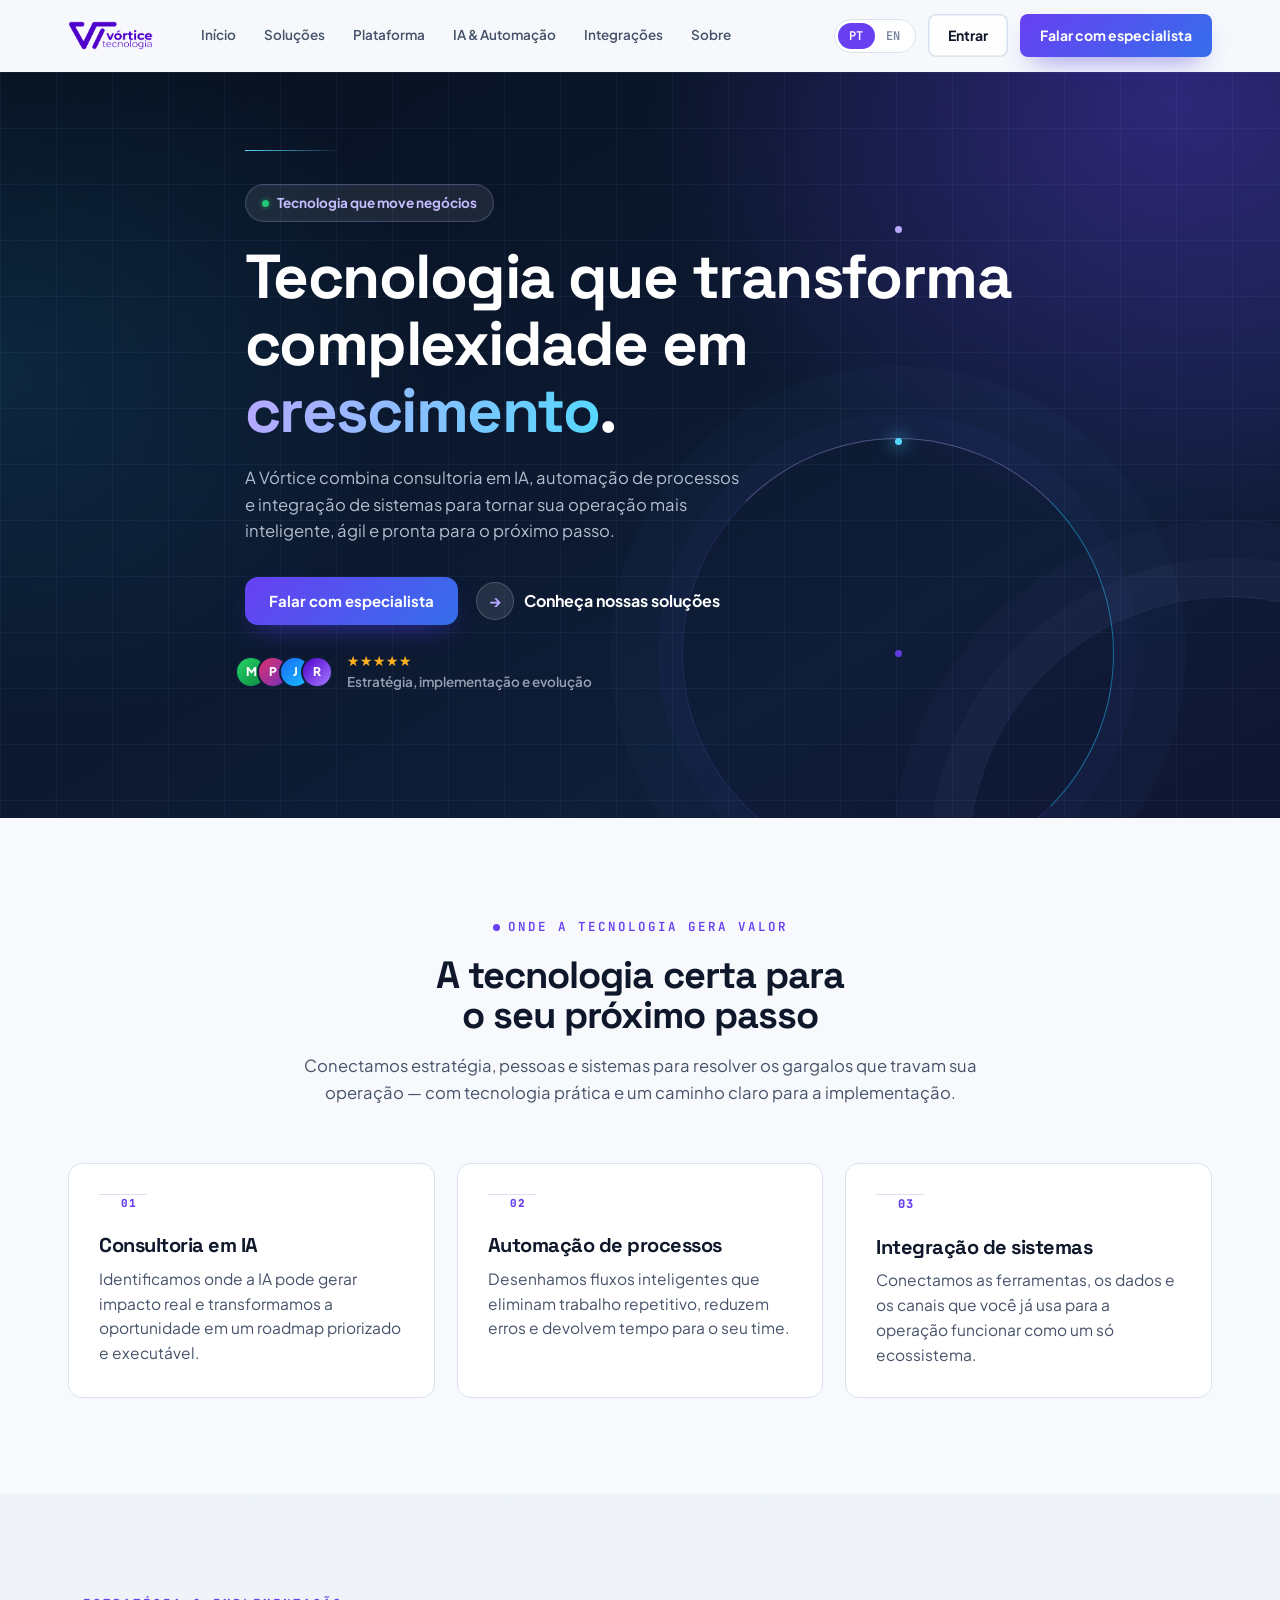
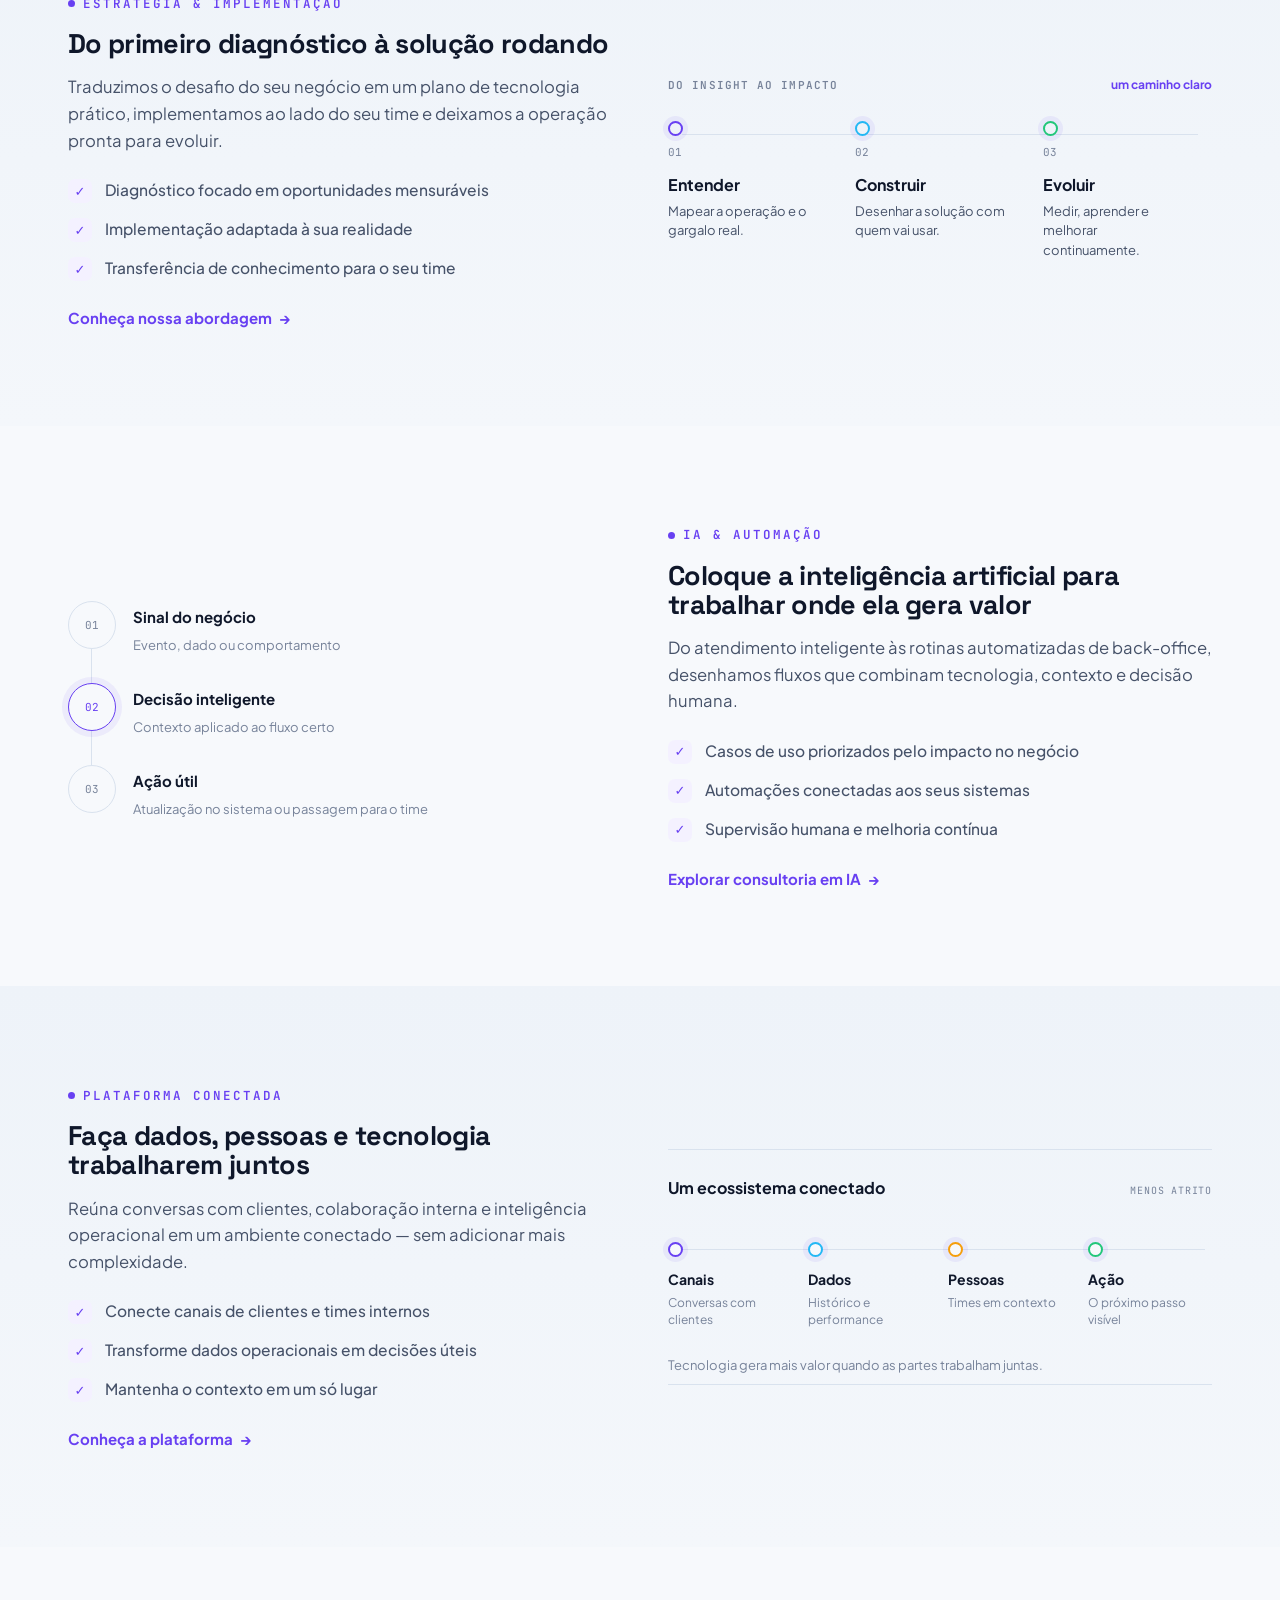
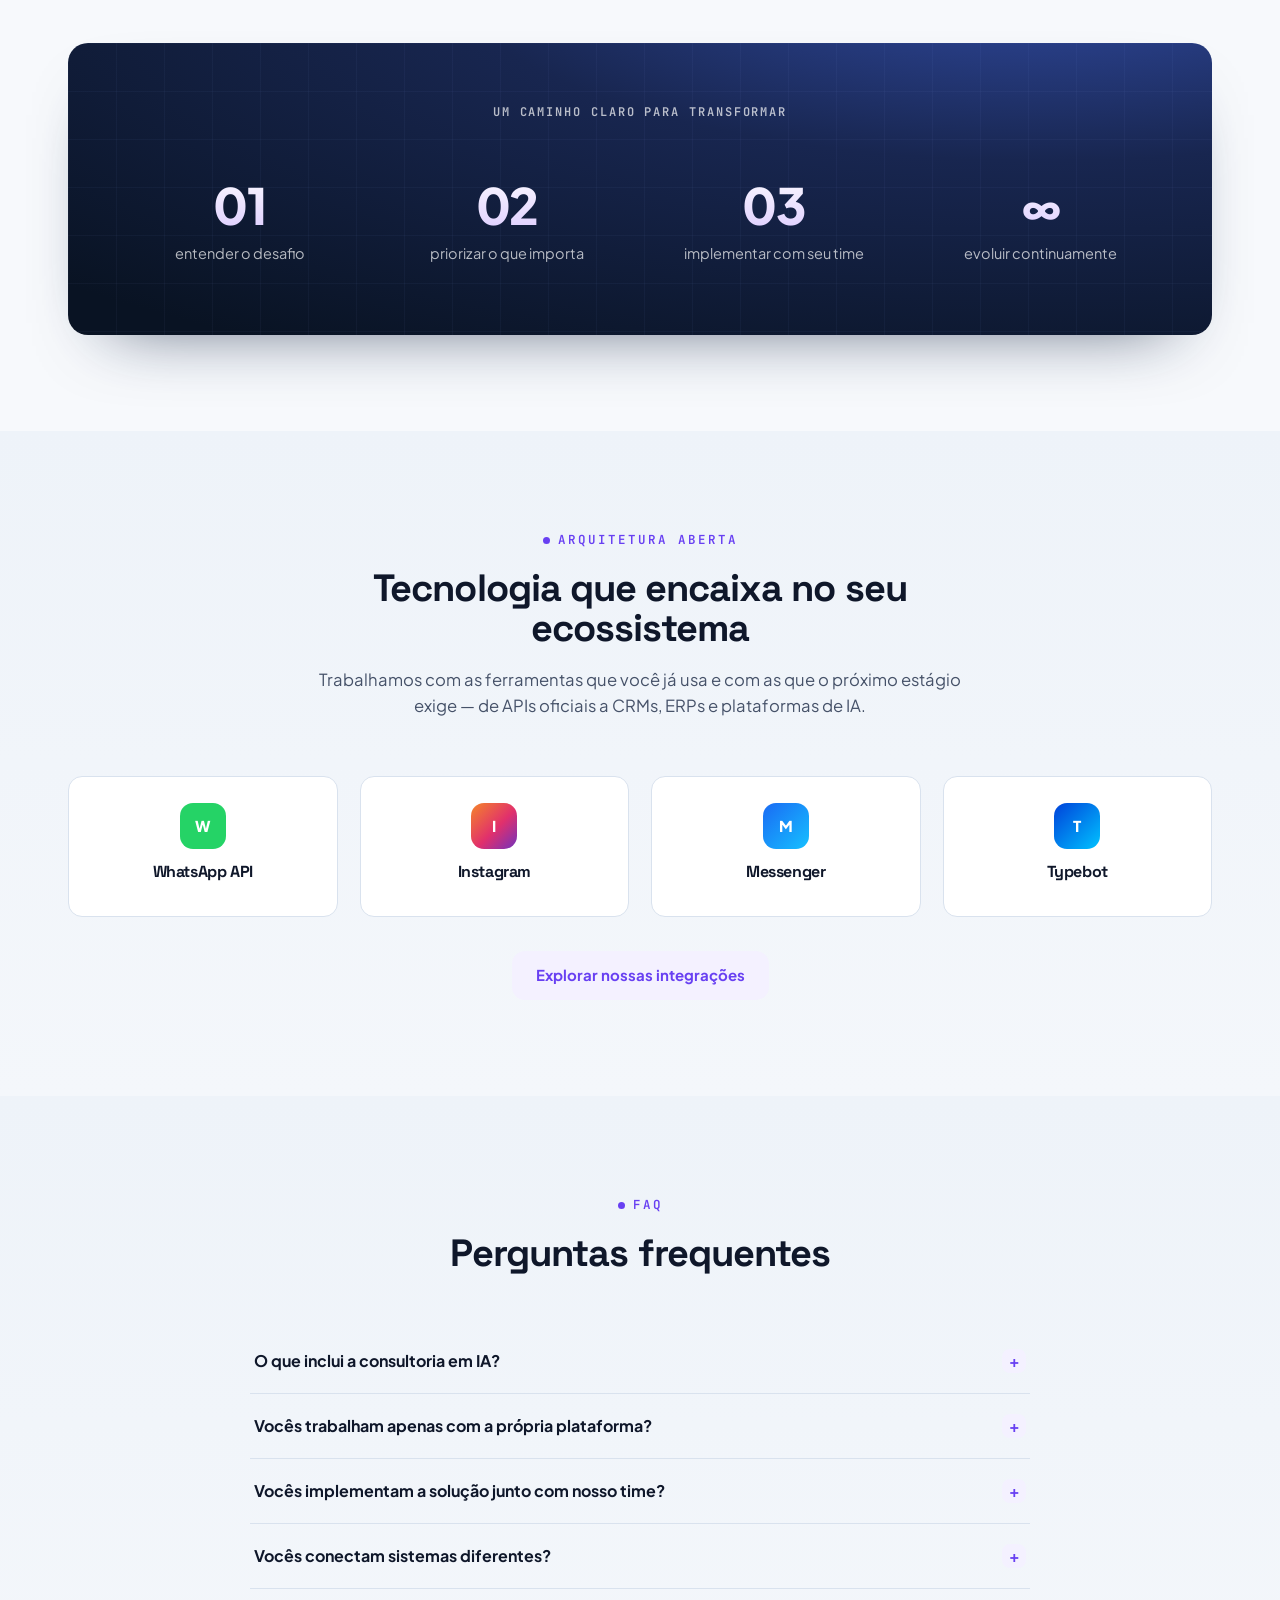
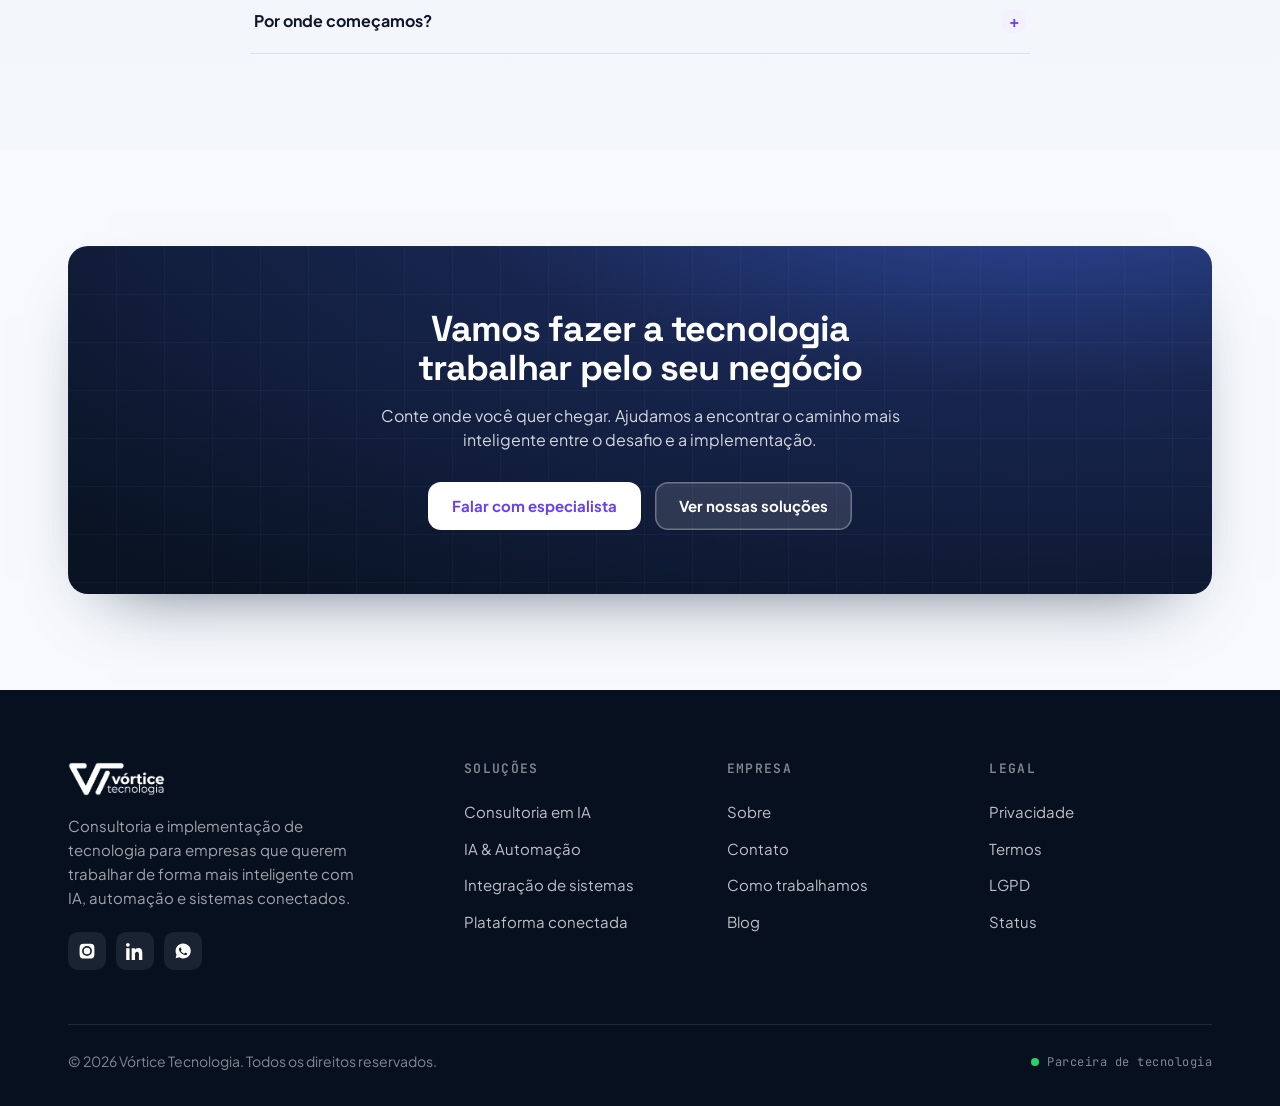
<file: index.html>
<!DOCTYPE html>
<html lang="pt-BR">
<head>
<meta charset="UTF-8">
<meta name="viewport" content="width=device-width, initial-scale=1.0">
<title>Vórtice Tecnologia — IA, automação e integração para negócios</title>
<meta name="description" content="Consultoria e implementação de inteligência artificial, automação de processos e integração de sistemas para empresas que querem evoluir com tecnologia.">
<link rel="preconnect" href="https://fonts.googleapis.com">
<link rel="preconnect" href="https://fonts.gstatic.com" crossorigin>
<link href="https://fonts.googleapis.com/css2?family=Plus+Jakarta+Sans:wght@400;500;600;700;800&family=Space+Grotesk:wght@400;500;600;700&family=JetBrains+Mono:wght@400;500;600&display=swap" rel="stylesheet">
<link rel="icon" href="favicon.ico" sizes="any">
<link rel="icon" href="assets/favicon-32.png" type="image/png" sizes="32x32">
<link rel="apple-touch-icon" href="assets/apple-touch-icon.png">
<link rel="manifest" href="site.webmanifest">
<meta name="theme-color" content="#4F00CB">
<link rel="stylesheet" href="css/site.css">
<style>
/* ---------------- HOME specific ---------------- */
.hero{position:relative;overflow:hidden;min-height:620px;padding:112px 0 126px;background:linear-gradient(150deg,#07101F 0%,#0E1D38 72%,#101534 100%);color:#fff;display:flex;align-items:center;}
.hero::before{content:"";position:absolute;inset:0;background:
  linear-gradient(rgba(150,173,255,.06) 1px,transparent 1px),
  linear-gradient(90deg,rgba(150,173,255,.06) 1px,transparent 1px),
  radial-gradient(62% 86% at 92% 4%,rgba(104,64,242,.38),transparent 67%),
  radial-gradient(48% 72% at 0% 40%,rgba(36,184,244,.12),transparent 70%);background-size:56px 56px,56px 56px,auto,auto;pointer-events:none;}
.hero::after{content:"";position:absolute;width:520px;height:520px;right:-210px;bottom:-300px;border:1px solid rgba(157,171,255,.13);border-radius:50%;box-shadow:0 0 0 38px rgba(157,171,255,.035),0 0 0 76px rgba(157,171,255,.024);pointer-events:none;}
.hero-grid{display:grid;grid-template-columns:1fr;gap:48px;align-items:center;position:relative;}
.hero-copy{max-width:790px;}
.hero h1{font-size:clamp(40px,5.2vw,62px);margin:22px 0 20px;}
.hero h1 .grad-text{display:inline;}
.hero h1 .grad-text{background:linear-gradient(100deg,#B8A8FF,#55D8FF);-webkit-background-clip:text;background-clip:text;color:transparent;}
.hero .lead{max-width:500px;color:rgba(232,240,255,.76);}
.hero-cta{display:flex;align-items:center;gap:18px;margin:32px 0 26px;flex-wrap:wrap;}
.hero-demo{display:inline-flex;align-items:center;gap:10px;font-weight:700;color:#fff;font-size:16px;}
.hero-demo .play{width:38px;height:38px;border-radius:50%;background:rgba(255,255,255,.10);box-shadow:inset 0 0 0 1px rgba(255,255,255,.18);display:grid;place-items:center;color:#B8A8FF;}
.hero-trust{display:flex;align-items:center;gap:14px;font-size:13.5px;color:rgba(232,240,255,.62);font-weight:600;}
.hero-trust .avs{display:flex;}
.hero-trust .avs span{width:32px;height:32px;border-radius:50%;border:2.5px solid #0E1D38;margin-left:-10px;background-size:cover;display:grid;place-items:center;color:#fff;font-size:12px;font-weight:800;}
.hero-trust .stars{color:#FFB020;letter-spacing:1px;}
.hero .pill{background:rgba(255,255,255,.08);border-color:rgba(174,190,255,.22);color:#C6BDFF;box-shadow:inset 0 0 0 1px rgba(255,255,255,.035);}
.solutions-grid .chan{width:auto;height:auto;border-radius:0;background:none!important;color:var(--ink-3);justify-content:flex-start;margin-bottom:24px!important;position:relative;}
.solutions-grid .chan svg{display:none;}
.solutions-grid .chan::before{content:"";width:48px;border-top:1px solid var(--line);margin-right:12px;}
.solutions-grid .chan.wa::after{content:"01";color:var(--violet);}
.solutions-grid .chan.ig::after{content:"02";color:var(--violet);}
.solutions-grid .chan.ms::after{content:"03";color:var(--violet);font-size:12px;}
.solutions-grid .chan::after{font-family:var(--mono);font-size:11px;letter-spacing:.08em;}

/* ----- editorial technology diagrams ----- */
.editorial-visual{position:relative;padding:26px 0 10px;}
.editorial-visual::before{content:"";position:absolute;left:14px;right:14px;top:84px;border-top:1px solid var(--line);}
.editorial-visual-head{display:flex;align-items:center;justify-content:space-between;gap:18px;padding-bottom:28px;}
.editorial-visual-head b{font-family:var(--mono);font-size:11px;letter-spacing:.1em;text-transform:uppercase;color:var(--ink-3);font-weight:600;}
.editorial-visual-head span{font-size:12px;color:var(--violet);font-weight:700;}
.editorial-track{display:grid;grid-template-columns:repeat(3,1fr);gap:18px;position:relative;}
.editorial-point{position:relative;padding-top:22px;}
.editorial-point::before{content:"";position:absolute;top:-1px;left:0;width:11px;height:11px;border:2px solid var(--violet);border-radius:50%;background:var(--bg-soft);box-shadow:0 0 0 5px rgba(104,64,242,.08);animation:tech-signal-pulse 3.6s ease-in-out infinite;}
.editorial-point:nth-child(2)::before{border-color:var(--blue);animation-delay:.6s;}
.editorial-point:nth-child(3)::before{border-color:var(--green);animation-delay:1.2s;}
.editorial-point .index{font-family:var(--mono);font-size:11px;color:var(--ink-3);display:block;margin-bottom:12px;}
.editorial-point b{font-size:16px;display:block;margin-bottom:5px;}
.editorial-point small{font-size:13px;line-height:1.5;color:var(--ink-2);display:block;max-width:150px;}
.signal-visual{padding:10px 0 2px;}
.signal-row{display:grid;grid-template-columns:48px 1fr;gap:17px;position:relative;padding-bottom:28px;}
.signal-row:last-child{padding-bottom:0;}
.signal-row:not(:last-child)::after{content:"";position:absolute;left:23px;top:48px;bottom:0;border-left:1px solid var(--line);}
.signal-node{width:48px;height:48px;border:1px solid var(--line);border-radius:50%;background:var(--bg);display:grid;place-items:center;font-family:var(--mono);font-size:11px;color:var(--ink-3);position:relative;z-index:1;}
.signal-row.current .signal-node{border-color:var(--violet);color:var(--violet);box-shadow:0 0 0 6px rgba(104,64,242,.08);animation:tech-signal-pulse 3s ease-in-out infinite;}
.signal-copy{padding-top:5px;}
.signal-copy b{font-size:15px;display:block;margin-bottom:4px;}
.signal-copy span{font-size:13px;color:var(--ink-3);}
.ecosystem-visual{padding:26px 0 8px;border-top:1px solid var(--line);border-bottom:1px solid var(--line);}
.ecosystem-head{display:flex;align-items:baseline;justify-content:space-between;gap:18px;}
.ecosystem-head b{font-size:16px;}
.ecosystem-head span{font-family:var(--mono);font-size:10px;letter-spacing:.08em;text-transform:uppercase;color:var(--ink-3);}
.ecosystem-map{display:grid;grid-template-columns:repeat(4,1fr);gap:16px;position:relative;margin-top:42px;}
.ecosystem-map::before{content:"";position:absolute;left:7px;right:7px;top:7px;border-top:1px solid var(--line);}
.eco-node{position:relative;padding-top:27px;}
.eco-dot{position:absolute;top:0;left:0;width:15px;height:15px;border-radius:50%;background:var(--bg);border:2px solid var(--violet);box-shadow:0 0 0 5px rgba(104,64,242,.08);animation:tech-signal-pulse 4s ease-in-out infinite;}
.eco-node:nth-child(2) .eco-dot{border-color:var(--blue);animation-delay:.7s;}
.eco-node:nth-child(3) .eco-dot{border-color:#F59E0B;animation-delay:1.4s;}
.eco-node:nth-child(4) .eco-dot{border-color:var(--green);animation-delay:2.1s;}
.eco-node strong{font-size:14px;display:block;margin-bottom:4px;}
.eco-node span{font-size:12px;color:var(--ink-3);line-height:1.45;display:block;}
.ecosystem-note{font-size:13px;color:var(--ink-3);margin-top:28px;}

@media(max-width:560px){
  .editorial-track{gap:10px;}
  .editorial-point small{font-size:12px;}
  .ecosystem-map{grid-template-columns:repeat(2,1fr);row-gap:26px;}
  .ecosystem-map::before{display:none;}
}

/* ----- big feature blocks ----- */
.feat{display:grid;grid-template-columns:1fr 1fr;gap:56px;align-items:center;}
.feat.rev .feat-media{order:-1;}
.feat-copy h2{margin:16px 0 16px;}
.feat-copy .lead{margin-bottom:24px;}
.flist{display:flex;flex-direction:column;gap:14px;margin-top:8px;}
.flist li{display:flex;gap:13px;align-items:flex-start;list-style:none;font-size:15.5px;color:var(--ink-2);font-weight:500;}
.flist li .ck{width:24px;height:24px;border-radius:7px;background:var(--violet-50);color:var(--violet);display:grid;place-items:center;flex-shrink:0;font-weight:800;font-size:13px;margin-top:1px;}
.feat-copy ul{padding:0;margin:0;}

/* kanban mock */
.kan{background:#fff;border:1px solid var(--line);border-radius:20px;padding:18px;box-shadow:var(--shadow);display:grid;grid-template-columns:repeat(3,1fr);gap:12px;}
.kcol{background:var(--bg-soft);border-radius:14px;padding:11px;}
.kcol .kh{display:flex;justify-content:space-between;align-items:center;font-size:12px;font-weight:700;margin-bottom:10px;color:var(--ink-2);}
.kcol .kh .cnt{font-family:var(--mono);font-size:10px;background:#fff;padding:2px 7px;border-radius:6px;color:var(--ink-3);}
.kcard{background:#fff;border:1px solid var(--line-2);border-radius:11px;padding:11px;margin-bottom:9px;box-shadow:0 2px 6px -4px rgba(60,30,120,.25);}
.kcard .kt{font-size:12.5px;font-weight:700;margin-bottom:7px;}
.kcard .kb{display:flex;justify-content:space-between;align-items:center;}
.kcard .val{font-family:var(--mono);font-size:11px;color:var(--green);font-weight:600;}
.kcard .av{width:22px;height:22px;border-radius:50%;background:var(--violet-300);color:#fff;font-size:10px;font-weight:800;display:grid;place-items:center;}
.kdot{width:6px;height:6px;border-radius:50%;display:inline-block;margin-right:5px;}

/* automation flow mock */
.flow{background:#fff;border:1px solid var(--line);border-radius:20px;padding:26px;box-shadow:var(--shadow);}
.fnode{display:flex;align-items:center;gap:14px;background:var(--bg);border:1px solid var(--line);border-radius:13px;padding:14px 16px;position:relative;}
.fnode .fn-ic{width:38px;height:38px;border-radius:11px;display:grid;place-items:center;color:#fff;flex-shrink:0;}
.fnode b{font-size:14.5px;display:block;}
.fnode span{font-size:12.5px;color:var(--ink-3);}
.fconn{width:2px;height:22px;background:var(--violet-300);margin:0 0 0 35px;position:relative;}
.fconn::after{content:"";position:absolute;bottom:-1px;left:-4px;width:10px;height:10px;border-right:2px solid var(--violet-300);border-bottom:2px solid var(--violet-300);transform:rotate(45deg);}
.fbranch{display:flex;gap:12px;margin-left:35px;}
.fbranch .fnode{flex:1;}

/* chat / groups mock */
.groups{background:#fff;border:1px solid var(--line);border-radius:20px;box-shadow:var(--shadow);overflow:hidden;}
.gtop{display:flex;align-items:center;gap:12px;padding:16px 18px;border-bottom:1px solid var(--line-2);}
.gtop .gav{width:40px;height:40px;border-radius:12px;background:linear-gradient(135deg,var(--violet),var(--blue));color:#fff;display:grid;place-items:center;font-weight:800;}
.gtop b{font-size:15px;}
.gtop span{font-size:12px;color:var(--green);font-weight:600;}
.gmsgs{padding:18px;display:flex;flex-direction:column;gap:14px;}
.gmsg{display:flex;gap:11px;}
.gmsg .ga{width:30px;height:30px;border-radius:9px;color:#fff;font-size:11px;font-weight:800;display:grid;place-items:center;flex-shrink:0;}
.gmsg .gc b{font-size:12.5px;}
.gmsg .gc p{font-size:13.5px;color:var(--ink-2);background:var(--bg-soft);padding:9px 13px;border-radius:12px;border-top-left-radius:4px;margin-top:4px;}

/* metrics */
.metrics{display:grid;grid-template-columns:repeat(4,1fr);gap:20px;}
.metric{text-align:center;padding:14px;}
.metric b{font-size:clamp(34px,4vw,50px);font-weight:800;letter-spacing:-.03em;display:block;background:linear-gradient(180deg,#fff,#D9C7FF);-webkit-background-clip:text;background-clip:text;color:transparent;}
.metric span{font-size:14.5px;color:rgba(255,255,255,.7);}

/* testimonials */
.tcard{background:#fff;border:1px solid var(--line);border-radius:20px;padding:28px;display:flex;flex-direction:column;gap:18px;}
.tcard .stars{color:#FFB020;font-size:15px;letter-spacing:2px;}
.tcard q{font-size:16.5px;line-height:1.6;color:var(--ink);font-weight:500;quotes:none;}
.tcard .who{display:flex;align-items:center;gap:12px;margin-top:auto;}
.tcard .who .av{width:44px;height:44px;border-radius:50%;background:linear-gradient(135deg,var(--violet),var(--blue));color:#fff;font-weight:800;display:grid;place-items:center;}
.tcard .who b{font-size:14.5px;display:block;}
.tcard .who span{font-size:13px;color:var(--ink-3);}

@media(max-width:860px){
  .hero{min-height:auto;padding:76px 0 82px;}
  .hero-grid,.feat{grid-template-columns:1fr;gap:32px;}
  .feat.rev .feat-media{order:0;}
  .metrics{grid-template-columns:repeat(2,1fr);gap:24px 10px;}
  .hero h1{font-size:clamp(32px,7vw,48px);margin:16px 0 14px;}
  .hero .lead{max-width:100%;}
  .hero-trust{flex-wrap:wrap;gap:10px;}
  .hero-demo{font-size:15px;}
}
@media(max-width:560px){
  .hero{padding:36px 0 48px;}
  .hero h1{font-size:clamp(28px,8vw,40px);}
  .metrics{grid-template-columns:1fr 1fr;}
  .metric b{font-size:clamp(26px,6vw,38px);}
}
@media(max-width:480px){
  .hero-cta .hero-demo{display:none;}
  .tcard q{font-size:15px;}
  .feat-copy h2,.split-copy h2{font-size:clamp(18px,5.5vw,24px);}
}
</style>
</head>
<body>

<!-- ============================ NAV ============================ -->
<header class="nav">
  <div class="nav-inner">
    <a href="/"><img src="assets/vortice-logo.png" alt="Vórtice Tecnologia" class="nav-logo"></a>
    <nav class="nav-links">
      <a href="/" data-en="Home">Início</a>
      <a href="ia" data-en="Solutions">Soluções</a>
      <a href="crm" data-en="Platform">Plataforma</a>
      <a href="automacoes" data-en="AI & Automation">IA & Automação</a>
      <a href="integracoes" data-en="Integrations">Integrações</a>
      <a href="sobre" data-en="Company">Sobre</a>
    </nav>
    <div class="nav-right">
      <div class="lang-toggle">
        <button data-lang="pt" class="on">PT</button>
        <button data-lang="en">EN</button>
      </div>
      <div class="nav-cta">
        <a href="https://app.vorticetecnologia.com.br" class="btn btn-ghost" data-en="Log in">Entrar</a>
        <a href="contato" class="btn btn-primary" data-en="Talk to a specialist">Falar com especialista</a>
      </div>
      <button class="nav-burger" aria-label="Menu"><span></span><span></span><span></span></button>
    </div>
  </div>
</header>
<div class="nav-mobile">
  <a href="/" data-en="Home">Início</a>
  <a href="ia" data-en="Solutions">Soluções</a>
  <a href="crm" data-en="Platform">Plataforma</a>
  <a href="automacoes" data-en="AI & Automation">IA & Automação</a>
  <a href="integracoes" data-en="Integrations">Integrações</a>
  <a href="sobre" data-en="Company">Sobre</a>
  <a href="contato" data-en="Contact">Contato</a>
  <a href="contato" class="btn btn-primary" data-en="Talk to a specialist">Falar com especialista</a>
</div>

<!-- ============================ HERO ============================ -->
<section class="hero">
  <div class="container hero-grid">
    <div class="hero-copy">
      <span class="pill"><span class="dot"></span><span data-en="Technology that moves business forward">Tecnologia que move negócios</span></span>
      <h1 data-en-html="Technology that turns complexity into <span class='grad-text'>growth</span>.">Tecnologia que transforma complexidade em <span class="grad-text">crescimento</span>.</h1>
      <p class="lead" data-en="Vórtice combines AI consulting, process automation and system integration to make your operation smarter, faster and ready for what comes next.">A Vórtice combina consultoria em IA, automação de processos e integração de sistemas para tornar sua operação mais inteligente, ágil e pronta para o próximo passo.</p>
      <div class="hero-cta">
        <a href="contato" class="btn btn-primary btn-lg" data-en="Talk to a specialist">Falar com especialista</a>
        <a href="ia" class="hero-demo"><span class="play">→</span><span data-en="Explore our solutions">Conheça nossas soluções</span></a>
      </div>
      <div class="hero-trust">
        <div class="avs">
          <span style="background:linear-gradient(135deg,#25D366,#0f8a43)">M</span>
          <span style="background:linear-gradient(135deg,#E1306C,#7232BD)">P</span>
          <span style="background:linear-gradient(135deg,#1A6BF4,#16C0FF)">J</span>
          <span style="background:linear-gradient(135deg,#4F00CB,#A47BFF)">R</span>
        </div>
        <div>
          <div class="stars">★★★★★</div>
          <span data-en="Strategy, implementation and evolution">Estratégia, implementação e evolução</span>
        </div>
      </div>
    </div>

  </div>
</section>

<!-- ============================ SOLUTIONS ============================ -->
<section class="section">
  <div class="container">
    <div class="section-head reveal">
      <span class="kicker" data-en="Where technology creates value">Onde a tecnologia gera valor</span>
      <h2 class="h-lg" data-en-html="The right technology for<br>your next move">A tecnologia certa para<br>o seu próximo passo</h2>
      <p class="lead" data-en="We connect strategy, people and systems to solve the bottlenecks that hold your operation back — with practical technology and a clear path to implementation.">Conectamos estratégia, pessoas e sistemas para resolver os gargalos que travam sua operação — com tecnologia prática e um caminho claro para a implementação.</p>
    </div>
    <div class="grid g-3 reveal solutions-grid">
      <div class="fcard">
        <div class="chan wa" style="margin-bottom:20px"><svg viewBox="0 0 24 24" fill="#fff" width="24" height="24"><path d="M12 2a10 10 0 0 0-8.6 15l-1.3 4.7 4.8-1.3A10 10 0 1 0 12 2Zm5.5 14.2c-.2.6-1.3 1.2-1.8 1.2-.5.1-1 .2-3.3-.7-2.8-1.1-4.5-3.9-4.7-4.1-.1-.2-1.1-1.4-1.1-2.7 0-1.3.7-1.9.9-2.2.2-.2.5-.3.7-.3h.5c.2 0 .4 0 .6.5.2.5.7 1.8.8 1.9 0 .1.1.3 0 .5-.3.6-.6.8-.8 1-.1.2-.3.3-.1.6.2.3.8 1.3 1.7 2.1 1.2 1 2.1 1.4 2.4 1.5.2.1.4.1.6-.1.2-.2.7-.8.9-1.1.2-.3.4-.2.6-.1.2.1 1.5.7 1.7.8.2.1.4.2.5.3 0 .1 0 .6-.2 1.2Z"/></svg></div>
        <h3 data-en="AI consulting">Consultoria em IA</h3>
        <p data-en="We identify where AI can create real impact and turn the opportunity into a prioritized, executable roadmap.">Identificamos onde a IA pode gerar impacto real e transformamos a oportunidade em um roadmap priorizado e executável.</p>
      </div>
      <div class="fcard">
        <div class="chan ig" style="margin-bottom:20px"><svg viewBox="0 0 24 24" fill="#fff" width="24" height="24"><path d="M12 2.2c3.2 0 3.6 0 4.9.1 1.2.1 1.8.3 2.2.4.6.2 1 .5 1.4.9.4.4.7.8.9 1.4.1.4.3 1 .4 2.2.1 1.3.1 1.7.1 4.9s0 3.6-.1 4.9c-.1 1.2-.3 1.8-.4 2.2-.2.6-.5 1-.9 1.4-.4.4-.8.7-1.4.9-.4.1-1 .3-2.2.4-1.3.1-1.7.1-4.9.1s-3.6 0-4.9-.1c-1.2-.1-1.8-.3-2.2-.4-.6-.2-1-.5-1.4-.9-.4-.4-.7-.8-.9-1.4-.1-.4-.3-1-.4-2.2C2.2 15.6 2.2 15.2 2.2 12s0-3.6.1-4.9c.1-1.2.3-1.8.4-2.2.2-.6.5-1 .9-1.4.4-.4.8-.7 1.4-.9.4-.1 1-.3 2.2-.4C8.4 2.2 8.8 2.2 12 2.2Zm0 3.2A6.6 6.6 0 1 0 18.6 12 6.6 6.6 0 0 0 12 5.4Zm0 10.9A4.3 4.3 0 1 1 16.3 12 4.3 4.3 0 0 1 12 16.3Zm6.8-11.2a1.5 1.5 0 1 1-1.5-1.5 1.5 1.5 0 0 1 1.5 1.5Z"/></svg></div>
        <h3 data-en="Process automation">Automação de processos</h3>
        <p data-en="We design intelligent workflows that remove repetitive work, reduce errors and give your team time back.">Desenhamos fluxos inteligentes que eliminam trabalho repetitivo, reduzem erros e devolvem tempo para o seu time.</p>
      </div>
      <div class="fcard">
        <div class="chan ms" style="margin-bottom:20px"><svg viewBox="0 0 24 24" fill="#fff" width="24" height="24"><path d="M12 2C6.3 2 2 6.2 2 11.8c0 2.9 1.2 5.4 3.1 7.2.2.1.3.4.3.6l.1 1.7c0 .5.6.9 1.1.7l1.9-.8c.2-.1.4-.1.6 0 .9.3 1.9.4 2.8.4 5.7 0 10-4.2 10-9.8C22 6.2 17.7 2 12 2Zm6 7.5-2.9 4.7c-.5.7-1.5.9-2.2.4l-2.3-1.7c-.2-.2-.5-.2-.7 0L7 15.3c-.4.3-.9-.2-.6-.6l2.9-4.7c.5-.7 1.5-.9 2.2-.4l2.3 1.7c.2.2.5.2.7 0L17 8.6c.4-.3.9.2.6.6Z"/></svg></div>
        <h3 data-en="Systems integration">Integração de sistemas</h3>
        <p data-en="We connect the tools, data and channels you already use so the operation works as one ecosystem.">Conectamos as ferramentas, os dados e os canais que você já usa para a operação funcionar como um só ecossistema.</p>
      </div>
    </div>
  </div>
</section>

<!-- ============================ FEATURE: STRATEGY ============================ -->
<section class="section bg-soft">
  <div class="container">
    <div class="feat reveal">
      <div class="feat-copy">
        <span class="kicker" data-en="Strategy & implementation">Estratégia & implementação</span>
        <h2 class="h-md" data-en="From the first diagnosis to a solution that runs">Do primeiro diagnóstico à solução rodando</h2>
        <p class="lead" data-en="We translate your business challenge into a practical technology plan, implement alongside your team and leave the operation ready to evolve.">Traduzimos o desafio do seu negócio em um plano de tecnologia prático, implementamos ao lado do seu time e deixamos a operação pronta para evoluir.</p>
        <ul class="flist">
          <li><span class="ck">✓</span><span data-en="Diagnosis focused on measurable opportunities">Diagnóstico focado em oportunidades mensuráveis</span></li>
          <li><span class="ck">✓</span><span data-en="Implementation adapted to your reality">Implementação adaptada à sua realidade</span></li>
          <li><span class="ck">✓</span><span data-en="Knowledge transfer for your team">Transferência de conhecimento para o seu time</span></li>
        </ul>
        <a href="ia" class="btn-link" style="margin-top:26px"><span data-en="See our consulting approach">Conheça nossa abordagem</span> <span class="arr">→</span></a>
      </div>
      <div class="feat-media">
        <div class="editorial-visual reveal">
          <div class="editorial-visual-head">
            <b data-en="From insight to impact">Do insight ao impacto</b>
            <span data-en="a clear path">um caminho claro</span>
          </div>
          <div class="editorial-track">
            <div class="editorial-point">
              <span class="index">01</span>
              <b data-en="Understand">Entender</b>
              <small data-en="Map the operation and the real bottleneck.">Mapear a operação e o gargalo real.</small>
            </div>
            <div class="editorial-point">
              <span class="index">02</span>
              <b data-en="Build">Construir</b>
              <small data-en="Design the solution with the people who use it.">Desenhar a solução com quem vai usar.</small>
            </div>
            <div class="editorial-point">
              <span class="index">03</span>
              <b data-en="Evolve">Evoluir</b>
              <small data-en="Measure, learn and improve continuously.">Medir, aprender e melhorar continuamente.</small>
            </div>
          </div>
        </div>
      </div>
    </div>
  </div>
</section>

<!-- ============================ FEATURE: AUTOMATION ============================ -->
<section class="section">
  <div class="container">
    <div class="feat rev reveal">
      <div class="feat-copy">
        <span class="kicker" data-en="AI & Automation">IA & Automação</span>
        <h2 class="h-md" data-en="Put artificial intelligence to work where it creates value">Coloque a inteligência artificial para trabalhar onde ela gera valor</h2>
        <p class="lead" data-en="From intelligent service to automated back-office routines, we design flows that combine technology, context and human judgment.">Do atendimento inteligente às rotinas automatizadas de back-office, desenhamos fluxos que combinam tecnologia, contexto e decisão humana.</p>
        <ul class="flist">
          <li><span class="ck">✓</span><span data-en="Use cases prioritized by business impact">Casos de uso priorizados pelo impacto no negócio</span></li>
          <li><span class="ck">✓</span><span data-en="Automations connected to your systems">Automações conectadas aos seus sistemas</span></li>
          <li><span class="ck">✓</span><span data-en="Human oversight and continuous improvement">Supervisão humana e melhoria contínua</span></li>
        </ul>
        <a href="ia" class="btn-link" style="margin-top:26px"><span data-en="Explore AI consulting">Explorar consultoria em IA</span> <span class="arr">→</span></a>
      </div>
      <div class="feat-media">
        <div class="signal-visual reveal">
          <div class="signal-row">
            <div class="signal-node">01</div>
            <div class="signal-copy"><b data-en="Business signal">Sinal do negócio</b><span data-en="Event, data or customer behavior">Evento, dado ou comportamento</span></div>
          </div>
          <div class="signal-row current">
            <div class="signal-node">02</div>
            <div class="signal-copy"><b data-en="Intelligent decision">Decisão inteligente</b><span data-en="Context applied to the right workflow">Contexto aplicado ao fluxo certo</span></div>
          </div>
          <div class="signal-row">
            <div class="signal-node">03</div>
            <div class="signal-copy"><b data-en="Useful action">Ação útil</b><span data-en="System update or human handoff">Atualização no sistema ou passagem para o time</span></div>
          </div>
        </div>
      </div>
    </div>
  </div>
</section>

<!-- ============================ FEATURE: INTERNAL CHAT / GROUPS ============================ -->
<section class="section bg-soft">
  <div class="container">
    <div class="feat reveal">
      <div class="feat-copy">
        <span class="kicker" data-en="Connected platform">Plataforma conectada</span>
        <h2 class="h-md" data-en="Make data, people and technology work together">Faça dados, pessoas e tecnologia trabalharem juntos</h2>
        <p class="lead" data-en="Bring customer conversations, internal collaboration and operational intelligence into one connected environment — without adding more complexity.">Reúna conversas com clientes, colaboração interna e inteligência operacional em um ambiente conectado — sem adicionar mais complexidade.</p>
        <ul class="flist">
          <li><span class="ck">✓</span><span data-en="Connect customer channels and internal teams">Conecte canais de clientes e times internos</span></li>
          <li><span class="ck">✓</span><span data-en="Turn operational data into useful decisions">Transforme dados operacionais em decisões úteis</span></li>
          <li><span class="ck">✓</span><span data-en="Keep context in one place">Mantenha o contexto em um só lugar</span></li>
        </ul>
        <a href="crm" class="btn-link" style="margin-top:26px"><span data-en="Discover the platform">Conheça a plataforma</span> <span class="arr">→</span></a>
      </div>
      <div class="feat-media">
        <div class="ecosystem-visual reveal">
          <div class="ecosystem-head">
            <b data-en="One connected ecosystem">Um ecossistema conectado</b>
            <span data-en="less friction">menos atrito</span>
          </div>
          <div class="ecosystem-map">
            <div class="eco-node"><span class="eco-dot"></span><strong data-en="Channels">Canais</strong><span data-en="Customer conversations">Conversas com clientes</span></div>
            <div class="eco-node"><span class="eco-dot"></span><strong data-en="Data">Dados</strong><span data-en="History and performance">Histórico e performance</span></div>
            <div class="eco-node"><span class="eco-dot"></span><strong data-en="People">Pessoas</strong><span data-en="Teams in context">Times em contexto</span></div>
            <div class="eco-node"><span class="eco-dot"></span><strong data-en="Action">Ação</strong><span data-en="The next step, visible">O próximo passo visível</span></div>
          </div>
          <p class="ecosystem-note" data-en="Technology becomes more valuable when the parts work together.">Tecnologia gera mais valor quando as partes trabalham juntas.</p>
        </div>
      </div>
    </div>
  </div>
</section>

<!-- ============================ METRICS BAND ============================ -->
<section class="section">
  <div class="container">
    <div class="cta-band" style="padding:56px 48px">
      <span class="eyebrow" style="color:rgba(255,255,255,.7)" data-en="A clear path to transformation">Um caminho claro para transformar</span>
      <div class="metrics" style="margin-top:32px">
        <div class="metric"><b>01</b><span data-en="understand the challenge">entender o desafio</span></div>
        <div class="metric"><b>02</b><span data-en="prioritize what matters">priorizar o que importa</span></div>
        <div class="metric"><b>03</b><span data-en="implement with your team">implementar com seu time</span></div>
        <div class="metric"><b>∞</b><span data-en="evolve continuously">evoluir continuamente</span></div>
      </div>
    </div>
  </div>
</section>

<!-- ============================ INTEGRATIONS TEASER ============================ -->
<section class="section bg-soft">
  <div class="container">
    <div class="section-head reveal">
      <span class="kicker" data-en="Open architecture">Arquitetura aberta</span>
      <h2 class="h-lg" data-en="Technology that fits your ecosystem">Tecnologia que encaixa no seu ecossistema</h2>
      <p class="lead" data-en="We work with the tools you already use and the ones your next stage demands — from official APIs to CRMs, ERPs and AI platforms.">Trabalhamos com as ferramentas que você já usa e com as que o próximo estágio exige — de APIs oficiais a CRMs, ERPs e plataformas de IA.</p>
    </div>
    <div class="grid g-4 reveal">
      <div class="fcard" style="text-align:center;padding:26px"><div class="chan wa" style="margin:0 auto 14px">W</div><h3 style="font-size:16px">WhatsApp API</h3></div>
      <div class="fcard" style="text-align:center;padding:26px"><div class="chan ig" style="margin:0 auto 14px">I</div><h3 style="font-size:16px">Instagram</h3></div>
      <div class="fcard" style="text-align:center;padding:26px"><div class="chan ms" style="margin:0 auto 14px">M</div><h3 style="font-size:16px">Messenger</h3></div>
      <div class="fcard" style="text-align:center;padding:26px"><div class="chan" style="margin:0 auto 14px;background:linear-gradient(135deg,#0042DA,#00C2FF)">T</div><h3 style="font-size:16px">Typebot</h3></div>
    </div>
    <div style="text-align:center;margin-top:34px" class="reveal"><a href="integracoes" class="btn btn-soft btn-lg"><span data-en="Explore our integrations">Explorar nossas integrações</span></a></div>
  </div>
</section>

<!-- ============================ FAQ ============================ -->
<section class="section bg-soft">
  <div class="container">
    <div class="section-head reveal">
      <span class="kicker">FAQ</span>
      <h2 class="h-lg" data-en="Frequently asked questions">Perguntas frequentes</h2>
    </div>
    <div class="faq reveal">
      <div class="faq-item"><button class="faq-q"><span data-en="What does AI consulting include?">O que inclui a consultoria em IA?</span><span class="chev">+</span></button><div class="faq-a"><p data-en="We understand your operation, identify high-value use cases, prioritize opportunities and build a practical roadmap for implementation.">Entendemos sua operação, identificamos casos de uso de alto valor, priorizamos oportunidades e construímos um roadmap prático para implementação.</p></div></div>
      <div class="faq-item"><button class="faq-q"><span data-en="Do you only work with your own platform?">Vocês trabalham apenas com a própria plataforma?</span><span class="chev">+</span></button><div class="faq-a"><p data-en="No. We work with the technologies that best fit the challenge, integrating your current stack whenever it makes sense.">Não. Trabalhamos com as tecnologias que melhor se encaixam no desafio, integrando o stack atual sempre que fizer sentido.</p></div></div>
      <div class="faq-item"><button class="faq-q"><span data-en="Can you implement the solution with our team?">Vocês implementam a solução junto com nosso time?</span><span class="chev">+</span></button><div class="faq-a"><p data-en="Yes. We combine technical implementation, enablement and knowledge transfer so your team can operate and evolve the solution.">Sim. Combinamos implementação técnica, capacitação e transferência de conhecimento para que seu time consiga operar e evoluir a solução.</p></div></div>
      <div class="faq-item"><button class="faq-q"><span data-en="Can you connect different systems?">Vocês conectam sistemas diferentes?</span><span class="chev">+</span></button><div class="faq-a"><p data-en="Yes. We design integrations between channels, CRMs, ERPs, APIs and AI tools to keep information flowing across the operation.">Sim. Desenhamos integrações entre canais, CRMs, ERPs, APIs e ferramentas de IA para manter a informação fluindo pela operação.</p></div></div>
      <div class="faq-item"><button class="faq-q"><span data-en="Where do we start?">Por onde começamos?</span><span class="chev">+</span></button><div class="faq-a"><p data-en="Start with a conversation about your operation. We will help you understand the next best step, even if it is not a Vórtice product.">Começamos com uma conversa sobre sua operação. Ajudamos você a entender o melhor próximo passo, mesmo que ele não seja um produto da Vórtice.</p></div></div>
    </div>
  </div>
</section>

<!-- ============================ FINAL CTA ============================ -->
<section class="section">
  <div class="container">
    <div class="cta-band reveal">
      <h2 data-en-html="Let's make technology<br>work for your business">Vamos fazer a tecnologia<br>trabalhar pelo seu negócio</h2>
      <p data-en="Tell us where you want to go. We help you find the smartest path from challenge to implementation.">Conte onde você quer chegar. Ajudamos a encontrar o caminho mais inteligente entre o desafio e a implementação.</p>
      <div class="btn-row">
        <a href="contato" class="btn btn-lg" style="background:#fff;color:var(--violet)"><span data-en="Talk to a specialist">Falar com especialista</span></a>
        <a href="ia" class="btn btn-lg" style="background:rgba(255,255,255,.12);color:#fff;box-shadow:inset 0 0 0 1.5px rgba(255,255,255,.3)"><span data-en="See our solutions">Ver nossas soluções</span></a>
      </div>
    </div>
  </div>
</section>

<!-- ============================ FOOTER ============================ -->
<footer class="footer">
  <div class="container">
    <div class="footer-top">
      <div class="footer-brand">
        <img src="assets/vortice-logo-white.png" alt="Vórtice Tecnologia">
        <p data-en="Technology consulting and implementation for businesses that want to work smarter with AI, automation and connected systems.">Consultoria e implementação de tecnologia para empresas que querem trabalhar de forma mais inteligente com IA, automação e sistemas conectados.</p>
        <div class="footer-soc">
          <a href="https://www.instagram.com/vorticevt/" target="_blank" rel="noopener noreferrer" aria-label="Instagram"><svg viewBox="0 0 24 24"><path d="M12 2.2c3.2 0 3.6 0 4.9.1 1.2.1 1.8.3 2.2.4.6.2 1 .5 1.4.9.4.4.7.8.9 1.4.1.4.3 1 .4 2.2.1 1.3.1 1.7.1 4.9s0 3.6-.1 4.9c-.1 1.2-.3 1.8-.4 2.2-.2.6-.5 1-.9 1.4-.4.4-.8.7-1.4.9-.4.1-1 .3-2.2.4-1.3.1-1.7.1-4.9.1s-3.6 0-4.9-.1c-1.2-.1-1.8-.3-2.2-.4-.6-.2-1-.5-1.4-.9-.4-.4-.7-.8-.9-1.4-.1-.4-.3-1-.4-2.2-.1-1.3-.1-1.7-.1-4.9s0-3.6.1-4.9c.1-1.2.3-1.8.4-2.2.2-.6.5-1 .9-1.4.4-.4.8-.7 1.4-.9.4-.1 1-.3 2.2-.4 1.3-.1 1.7-.1 4.9-.1Zm0 3.2A6.6 6.6 0 1 0 18.6 12 6.6 6.6 0 0 0 12 5.4Zm0 10.9A4.3 4.3 0 1 1 16.3 12 4.3 4.3 0 0 1 12 16.3Zm6.8-11.2a1.5 1.5 0 1 1-1.5-1.5 1.5 1.5 0 0 1 1.5 1.5Z"/></svg></a>
          <a href="https://www.linkedin.com/company/v%C3%B3rtice-tecnologia-estrat%C3%A9gia-comercial/posts/?feedView=all" target="_blank" rel="noopener noreferrer" aria-label="LinkedIn"><svg viewBox="0 0 24 24"><path d="M4.98 3.5A2.5 2.5 0 1 1 0 3.5a2.5 2.5 0 0 1 4.98 0ZM.25 8.25h4.5V24h-4.5V8.25Zm7.5 0h4.3v2.15h.06c.6-1.13 2.06-2.32 4.24-2.32 4.54 0 5.38 2.99 5.38 6.87V24h-4.5v-7.2c0-1.72-.03-3.93-2.4-3.93-2.4 0-2.77 1.87-2.77 3.8V24h-4.5V8.25Z"/></svg></a>
          <a href="https://wa.me/5511945479989?text=Ol%C3%A1%21%20Vim%20pelo%20site%20da%20V%C3%B3rtice%20e%20gostaria%20de%20saber%20mais%20sobre%20a%20plataforma." target="_blank" rel="noopener noreferrer" aria-label="WhatsApp"><svg viewBox="0 0 24 24"><path d="M12 2a10 10 0 0 0-8.6 15l-1.3 4.7 4.8-1.3A10 10 0 1 0 12 2Zm5.5 14.2c-.2.6-1.3 1.2-1.8 1.2-.5.1-1 .2-3.3-.7-2.8-1.1-4.5-3.9-4.7-4.1-.1-.2-1.1-1.4-1.1-2.7 0-1.3.7-1.9.9-2.2.2-.2.5-.3.7-.3h.5c.2 0 .4 0 .6.5.2.5.7 1.8.8 1.9 0 .1.1.3 0 .5-.3.6-.6.8-.8 1-.1.2-.3.3-.1.6.2.3.8 1.3 1.7 2.1 1.2 1 2.1 1.4 2.4 1.5.2.1.4.1.6-.1.2-.2.7-.8.9-1.1.2-.3.4-.2.6-.1.2.1 1.5.7 1.7.8.2.1.4.2.5.3 0 .1 0 .6-.2 1.2Z"/></svg></a>
        </div>
      </div>
      <div class="footer-col">
        <h4 data-en="Solutions">Soluções</h4>
        <a href="ia" data-en="AI consulting">Consultoria em IA</a>
        <a href="automacoes" data-en="AI & automation">IA & Automação</a>
        <a href="integracoes" data-en="Systems integration">Integração de sistemas</a>
        <a href="crm" data-en="Connected platform">Plataforma conectada</a>
      </div>
      <div class="footer-col">
        <h4 data-en="Company">Empresa</h4>
        <a href="sobre" data-en="About">Sobre</a>
        <a href="contato" data-en="Contact">Contato</a>
        <a href="ia" data-en="How we work">Como trabalhamos</a>
        <a href="https://blog.vorticetecnologia.com.br" data-en="Blog">Blog</a>
      </div>
      <div class="footer-col">
        <h4 data-en="Legal">Legal</h4>
        <a href="#" data-en="Privacy">Privacidade</a>
        <a href="#" data-en="Terms">Termos</a>
        <a href="#" data-en="LGPD">LGPD</a>
        <a href="#" data-en="Status">Status</a>
      </div>
    </div>
    <div class="footer-bot">
      <span>© 2026 Vórtice Tecnologia. <span data-en="All rights reserved.">Todos os direitos reservados.</span></span>
      <span class="badge"><span class="dot" style="width:8px;height:8px;border-radius:50%;background:#25D366;display:inline-block"></span><span data-en="Technology partner">Parceira de tecnologia</span></span>
    </div>
  </div>
</footer>

<script src="js/site.js"></script>
</body>
</html>
</file>
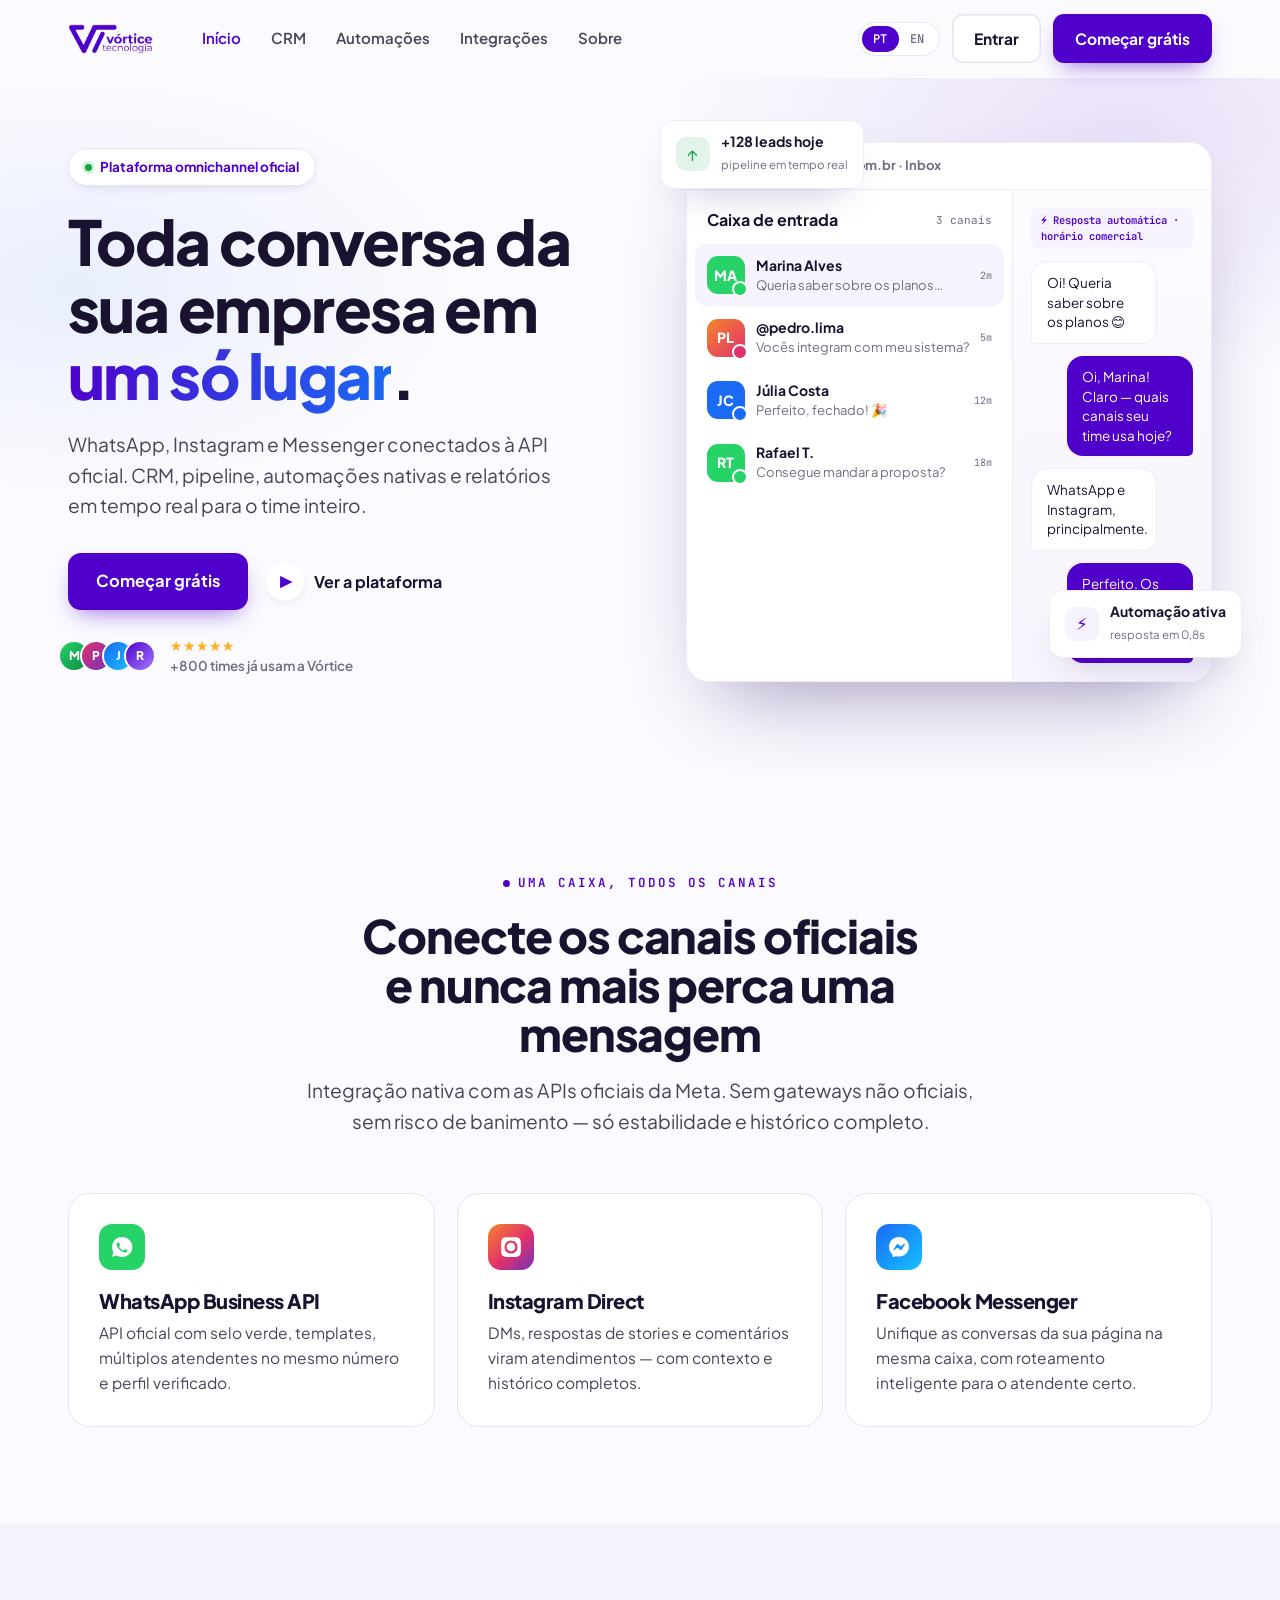
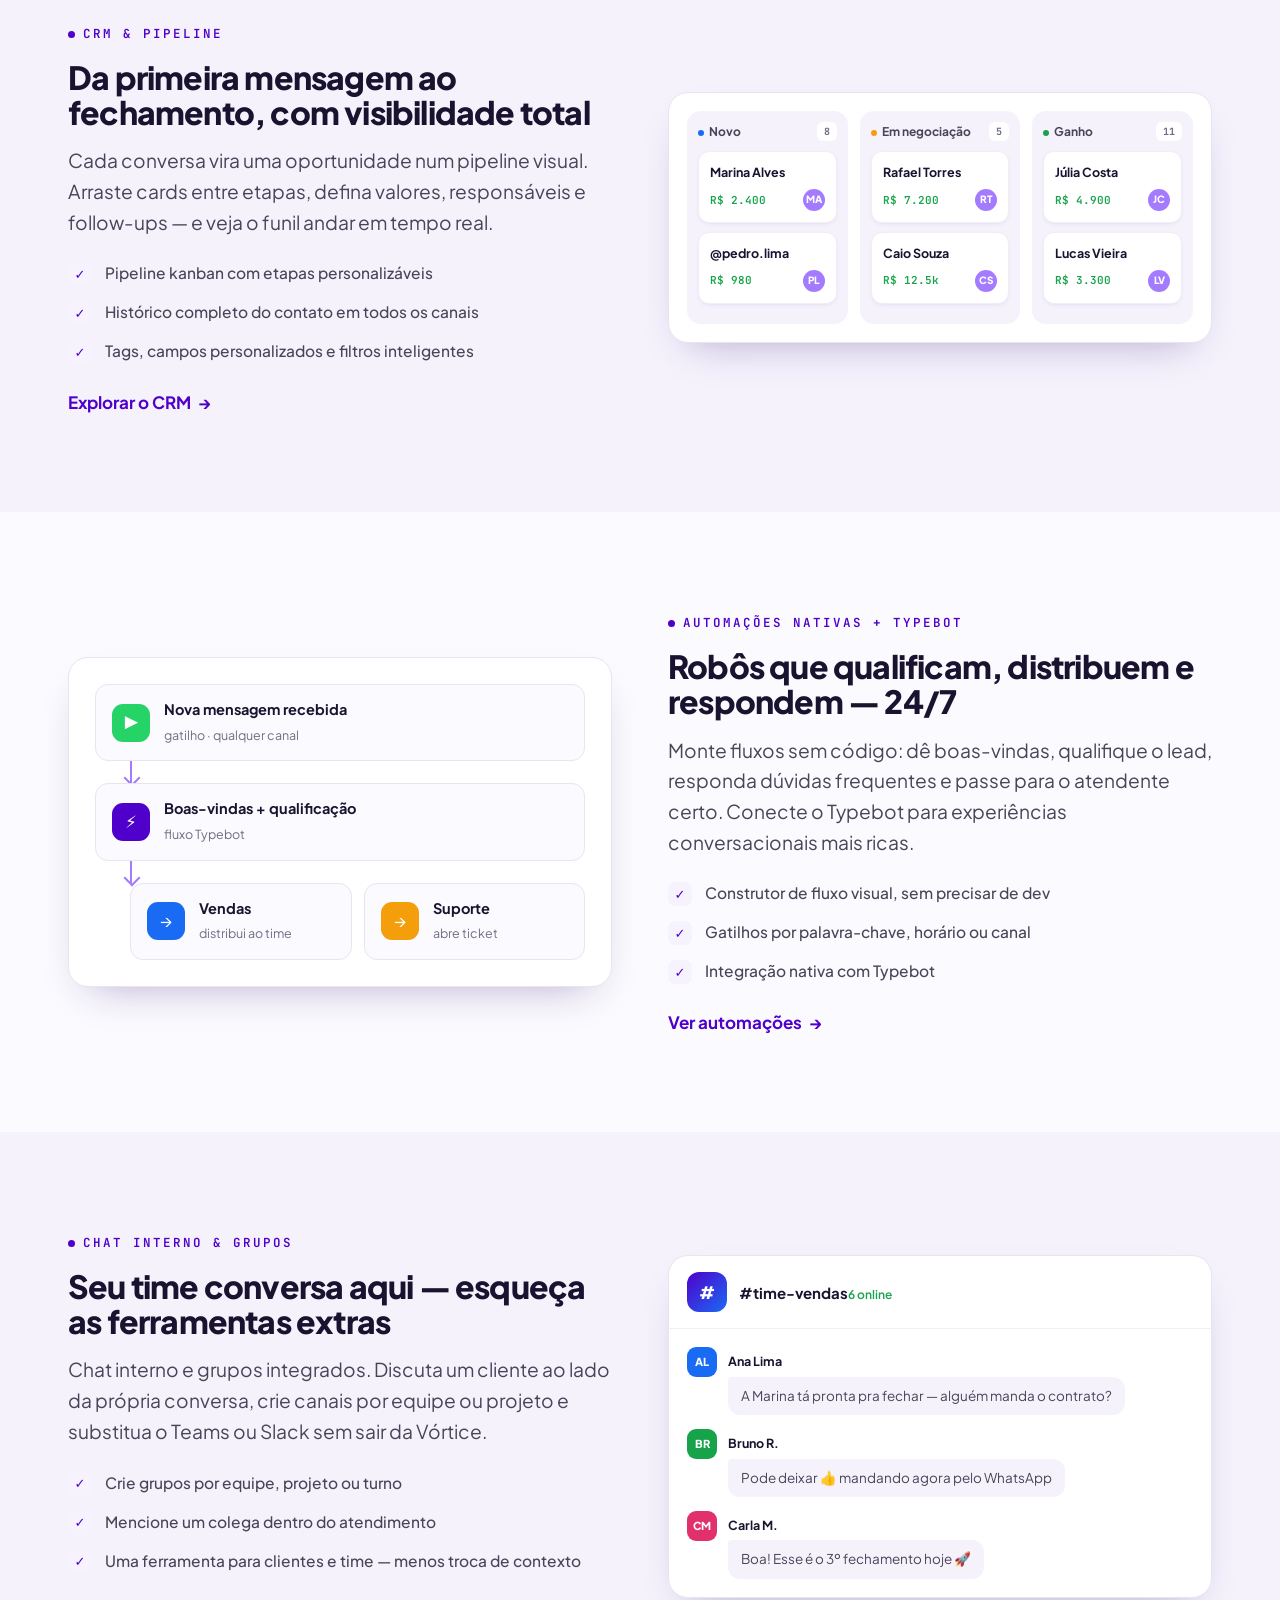
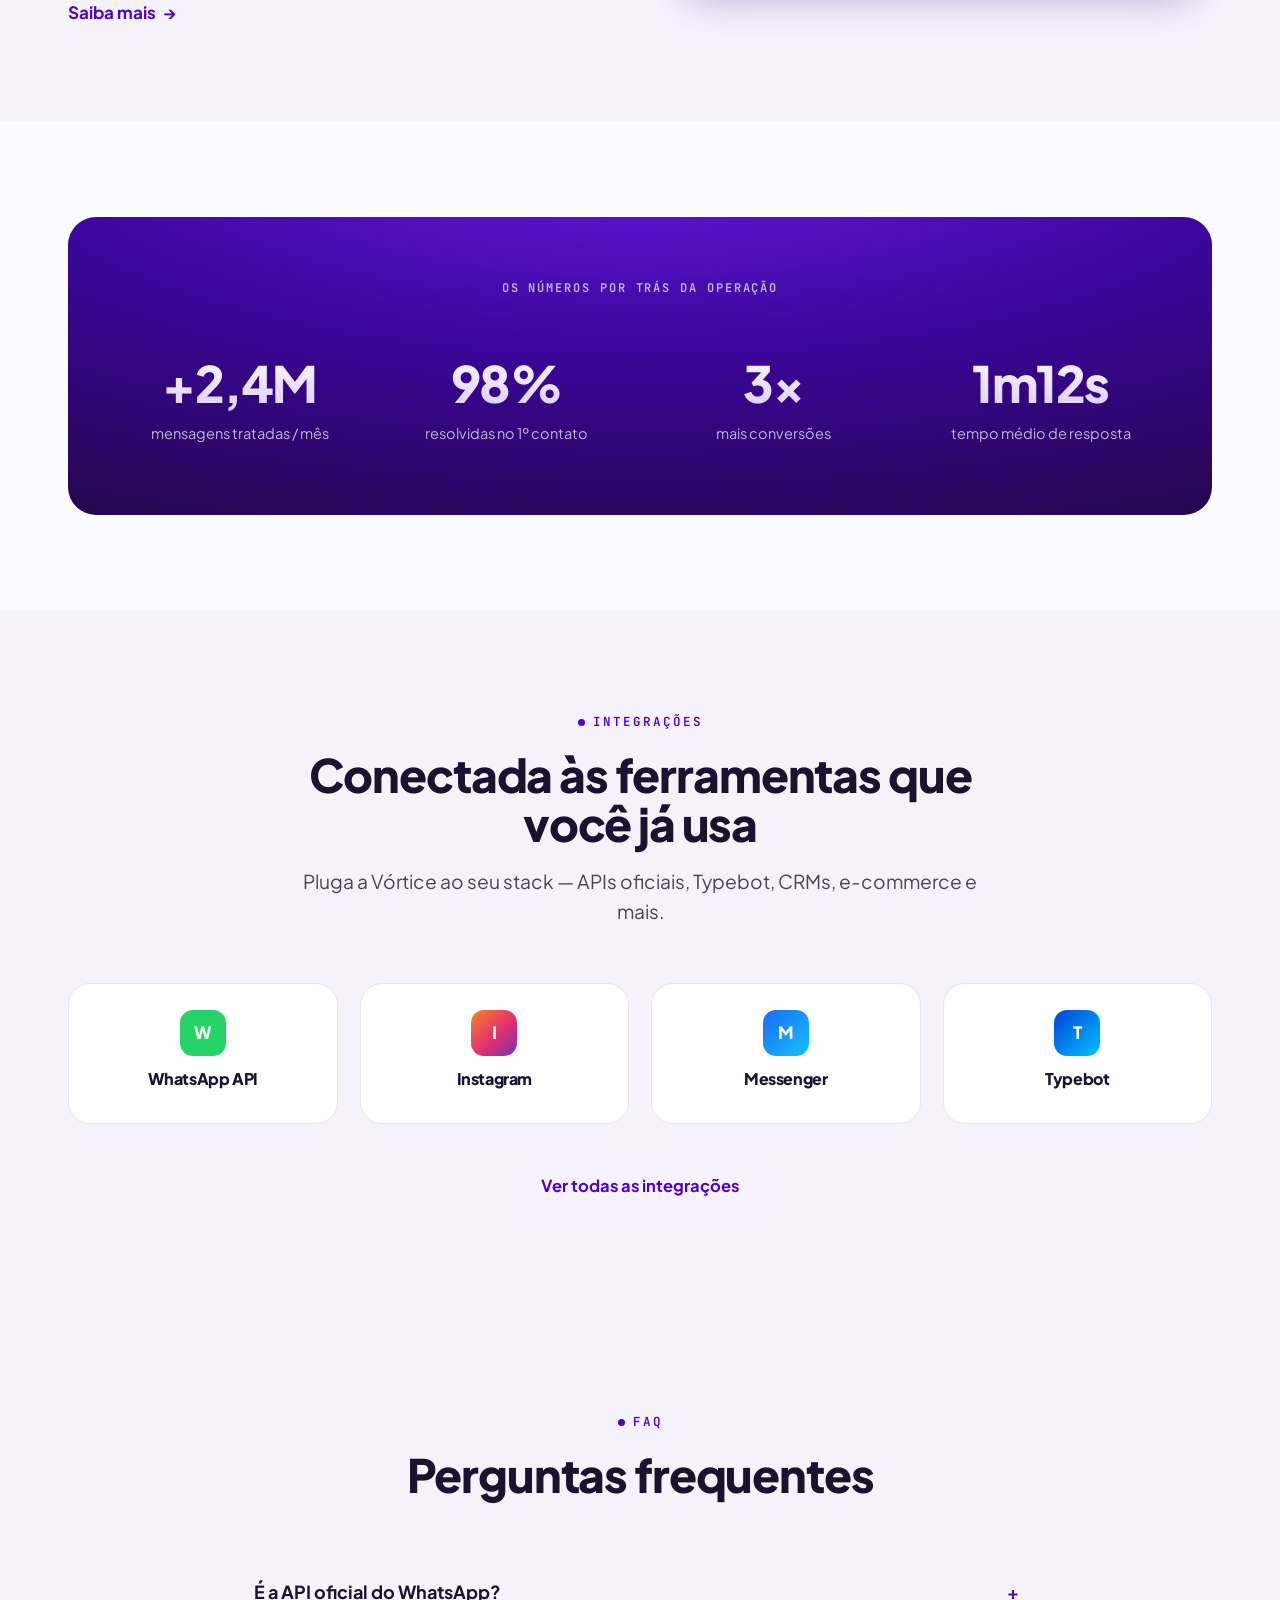
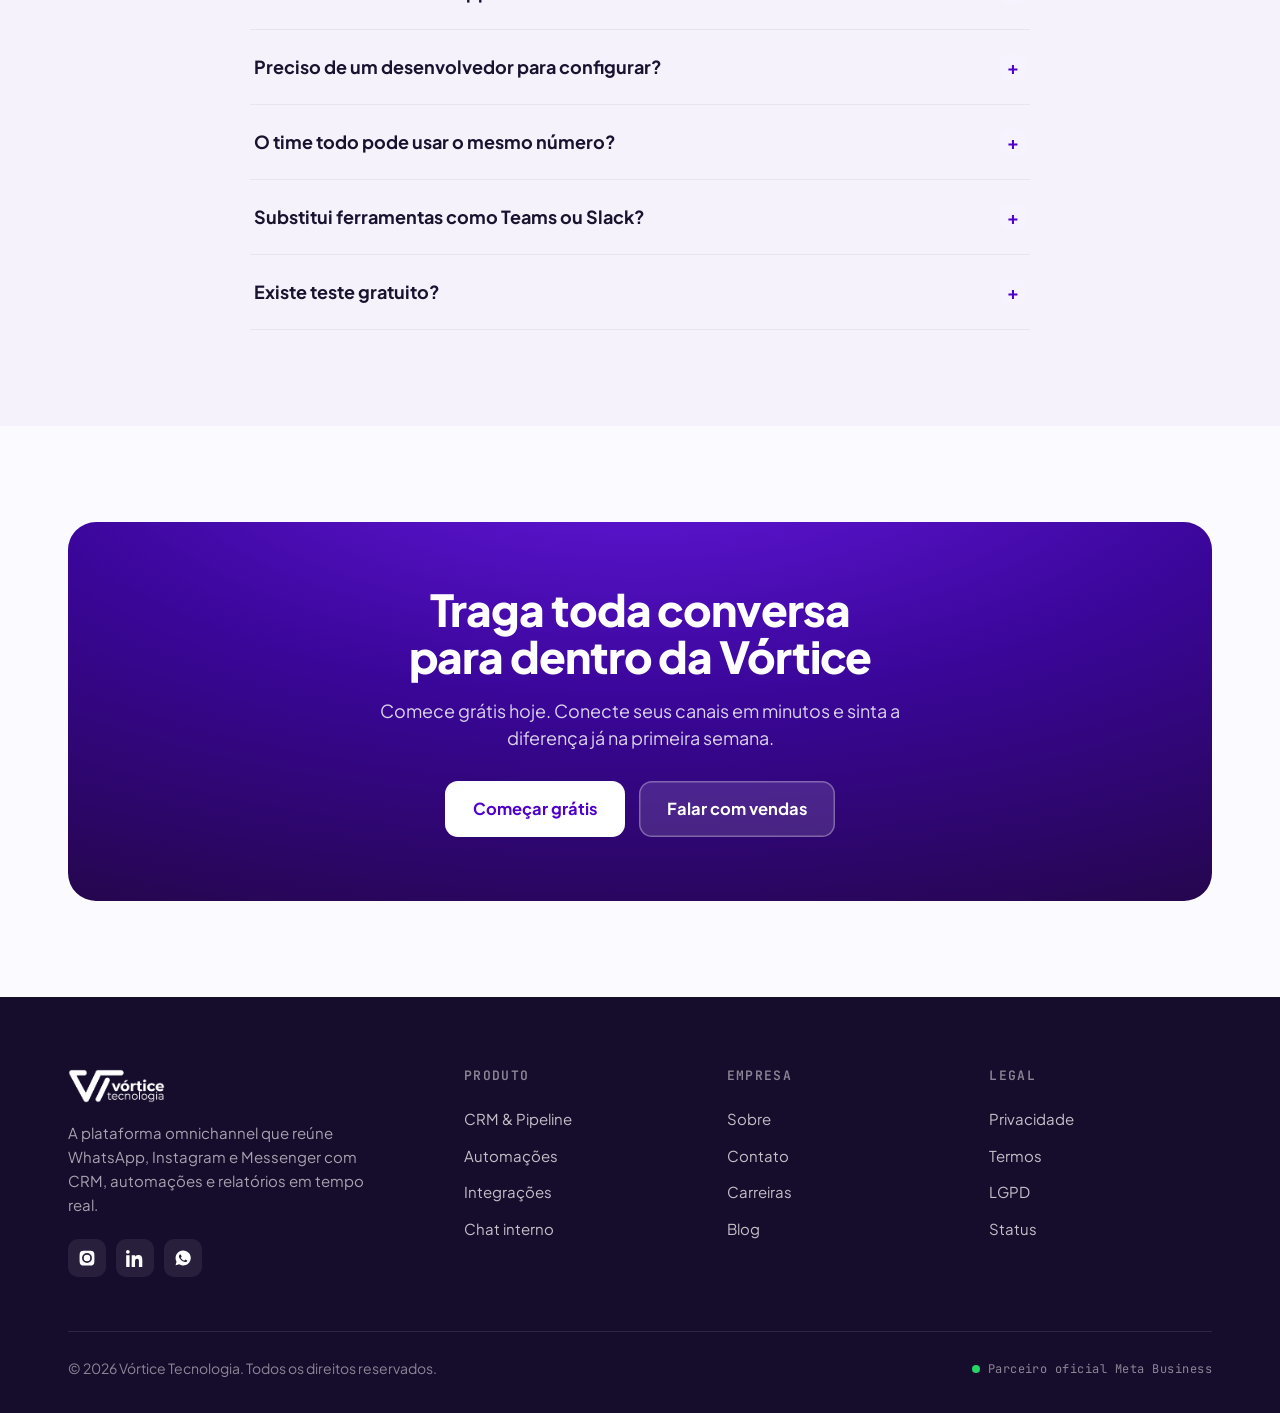
<file: project/index.html>
<!DOCTYPE html>
<html lang="pt-BR">
<head>
<meta charset="UTF-8">
<meta name="viewport" content="width=device-width, initial-scale=1.0">
<title>Vórtice Tecnologia — Atendimento omnichannel, CRM e automações</title>
<meta name="description" content="Centralize WhatsApp, Instagram e Messenger oficiais. CRM, pipeline, automações nativas e relatórios em tempo real para o time inteiro.">
<link rel="preconnect" href="https://fonts.googleapis.com">
<link rel="preconnect" href="https://fonts.gstatic.com" crossorigin>
<link href="https://fonts.googleapis.com/css2?family=Plus+Jakarta+Sans:wght@400;500;600;700;800&family=JetBrains+Mono:wght@400;500;600&display=swap" rel="stylesheet">
<link rel="stylesheet" href="css/site.css">
<style>
/* ---------------- HOME specific ---------------- */
.hero{position:relative;overflow:hidden;padding:64px 0 90px;}
.hero::before{content:"";position:absolute;inset:0;background:
  radial-gradient(60% 60% at 88% 8%,rgba(79,0,203,.10),transparent 60%),
  radial-gradient(50% 50% at 6% 30%,rgba(26,107,244,.08),transparent 60%);pointer-events:none;}
.hero-grid{display:grid;grid-template-columns:1.04fr .96fr;gap:48px;align-items:center;position:relative;}
.hero h1{font-size:clamp(40px,5.2vw,62px);margin:22px 0 20px;}
.hero h1 .grad-text{display:inline;}
.hero .lead{max-width:500px;}
.hero-cta{display:flex;align-items:center;gap:18px;margin:32px 0 26px;flex-wrap:wrap;}
.hero-demo{display:inline-flex;align-items:center;gap:10px;font-weight:700;color:var(--ink);font-size:16px;}
.hero-demo .play{width:38px;height:38px;border-radius:50%;background:#fff;box-shadow:var(--shadow-sm);display:grid;place-items:center;color:var(--violet);}
.hero-trust{display:flex;align-items:center;gap:14px;font-size:13.5px;color:var(--ink-3);font-weight:600;}
.hero-trust .avs{display:flex;}
.hero-trust .avs span{width:32px;height:32px;border-radius:50%;border:2.5px solid var(--bg);margin-left:-10px;background-size:cover;display:grid;place-items:center;color:#fff;font-size:12px;font-weight:800;}
.hero-trust .stars{color:#FFB020;letter-spacing:1px;}

/* ----- product mock: inbox ----- */
.mock{position:relative;}
.mock-app{background:#fff;border-radius:22px;box-shadow:var(--shadow-lg);border:1px solid var(--line-2);overflow:hidden;}
.mock-bar{display:flex;align-items:center;gap:7px;padding:13px 18px;border-bottom:1px solid var(--line-2);}
.mock-bar .d{width:11px;height:11px;border-radius:50%;}
.mock-bar .ttl{margin-left:10px;font-size:13px;font-weight:700;color:var(--ink-3);}
.mock-body{display:grid;grid-template-columns:1fr 1.25fr;min-height:340px;}
.mock-list{border-right:1px solid var(--line-2);padding:8px;}
.mock-list .lhead{display:flex;justify-content:space-between;align-items:center;padding:10px 12px 12px;}
.mock-list .lhead b{font-size:16px;}
.mock-list .lhead span{font-size:11px;font-family:var(--mono);color:var(--ink-3);}
.mrow{display:flex;gap:11px;align-items:center;padding:11px 12px;border-radius:12px;cursor:default;}
.mrow.sel{background:var(--violet-50);}
.mrow .ic{width:38px;height:38px;border-radius:11px;color:#fff;font-weight:800;display:grid;place-items:center;font-size:14px;flex-shrink:0;position:relative;}
.mrow .ic .ch{position:absolute;bottom:-3px;right:-3px;width:16px;height:16px;border-radius:50%;border:2px solid #fff;}
.mrow .txt{min-width:0;flex:1;}
.mrow .txt b{font-size:14px;display:block;}
.mrow .txt i{font-size:13px;color:var(--ink-3);font-style:normal;display:block;white-space:nowrap;overflow:hidden;text-overflow:ellipsis;}
.mrow .meta{font-size:10px;color:var(--ink-3);font-family:var(--mono);}
.mock-chat{padding:18px;display:flex;flex-direction:column;gap:12px;background:linear-gradient(180deg,#FCFBFE,#F7F4FD);}
.bub{max-width:78%;padding:11px 15px;border-radius:16px;font-size:13.5px;line-height:1.45;}
.bub.them{background:#fff;border:1px solid var(--line-2);align-self:flex-start;border-bottom-left-radius:5px;}
.bub.me{background:var(--violet);color:#fff;align-self:flex-end;border-bottom-right-radius:5px;}
.mock-chat .tag-auto{align-self:flex-start;font-family:var(--mono);font-size:10.5px;color:var(--violet);background:var(--violet-50);padding:5px 10px;border-radius:8px;font-weight:600;}
.float{position:absolute;background:#fff;border-radius:14px;padding:12px 15px;box-shadow:var(--shadow);border:1px solid var(--line-2);display:flex;align-items:center;gap:11px;z-index:3;}
.float .fi{width:34px;height:34px;border-radius:10px;display:grid;place-items:center;flex-shrink:0;}
.float b{font-size:14px;display:block;line-height:1.2;}
.float span{font-size:11.5px;color:var(--ink-3);}
.float.f1{top:-22px;left:-26px;}
.float.f2{bottom:24px;right:-30px;}

/* ----- big feature blocks ----- */
.feat{display:grid;grid-template-columns:1fr 1fr;gap:56px;align-items:center;}
.feat.rev .feat-media{order:-1;}
.feat-copy h2{margin:16px 0 16px;}
.feat-copy .lead{margin-bottom:24px;}
.flist{display:flex;flex-direction:column;gap:14px;margin-top:8px;}
.flist li{display:flex;gap:13px;align-items:flex-start;list-style:none;font-size:15.5px;color:var(--ink-2);font-weight:500;}
.flist li .ck{width:24px;height:24px;border-radius:7px;background:var(--violet-50);color:var(--violet);display:grid;place-items:center;flex-shrink:0;font-weight:800;font-size:13px;margin-top:1px;}
.feat-copy ul{padding:0;margin:0;}

/* kanban mock */
.kan{background:#fff;border:1px solid var(--line);border-radius:20px;padding:18px;box-shadow:var(--shadow);display:grid;grid-template-columns:repeat(3,1fr);gap:12px;}
.kcol{background:var(--bg-soft);border-radius:14px;padding:11px;}
.kcol .kh{display:flex;justify-content:space-between;align-items:center;font-size:12px;font-weight:700;margin-bottom:10px;color:var(--ink-2);}
.kcol .kh .cnt{font-family:var(--mono);font-size:10px;background:#fff;padding:2px 7px;border-radius:6px;color:var(--ink-3);}
.kcard{background:#fff;border:1px solid var(--line-2);border-radius:11px;padding:11px;margin-bottom:9px;box-shadow:0 2px 6px -4px rgba(60,30,120,.25);}
.kcard .kt{font-size:12.5px;font-weight:700;margin-bottom:7px;}
.kcard .kb{display:flex;justify-content:space-between;align-items:center;}
.kcard .val{font-family:var(--mono);font-size:11px;color:var(--green);font-weight:600;}
.kcard .av{width:22px;height:22px;border-radius:50%;background:var(--violet-300);color:#fff;font-size:10px;font-weight:800;display:grid;place-items:center;}
.kdot{width:6px;height:6px;border-radius:50%;display:inline-block;margin-right:5px;}

/* automation flow mock */
.flow{background:#fff;border:1px solid var(--line);border-radius:20px;padding:26px;box-shadow:var(--shadow);}
.fnode{display:flex;align-items:center;gap:14px;background:var(--bg);border:1px solid var(--line);border-radius:13px;padding:14px 16px;position:relative;}
.fnode .fn-ic{width:38px;height:38px;border-radius:11px;display:grid;place-items:center;color:#fff;flex-shrink:0;}
.fnode b{font-size:14.5px;display:block;}
.fnode span{font-size:12.5px;color:var(--ink-3);}
.fconn{width:2px;height:22px;background:var(--violet-300);margin:0 0 0 35px;position:relative;}
.fconn::after{content:"";position:absolute;bottom:-1px;left:-4px;width:10px;height:10px;border-right:2px solid var(--violet-300);border-bottom:2px solid var(--violet-300);transform:rotate(45deg);}
.fbranch{display:flex;gap:12px;margin-left:35px;}
.fbranch .fnode{flex:1;}

/* chat / groups mock */
.groups{background:#fff;border:1px solid var(--line);border-radius:20px;box-shadow:var(--shadow);overflow:hidden;}
.gtop{display:flex;align-items:center;gap:12px;padding:16px 18px;border-bottom:1px solid var(--line-2);}
.gtop .gav{width:40px;height:40px;border-radius:12px;background:linear-gradient(135deg,var(--violet),var(--blue));color:#fff;display:grid;place-items:center;font-weight:800;}
.gtop b{font-size:15px;}
.gtop span{font-size:12px;color:var(--green);font-weight:600;}
.gmsgs{padding:18px;display:flex;flex-direction:column;gap:14px;}
.gmsg{display:flex;gap:11px;}
.gmsg .ga{width:30px;height:30px;border-radius:9px;color:#fff;font-size:11px;font-weight:800;display:grid;place-items:center;flex-shrink:0;}
.gmsg .gc b{font-size:12.5px;}
.gmsg .gc p{font-size:13.5px;color:var(--ink-2);background:var(--bg-soft);padding:9px 13px;border-radius:12px;border-top-left-radius:4px;margin-top:4px;}

/* metrics */
.metrics{display:grid;grid-template-columns:repeat(4,1fr);gap:20px;}
.metric{text-align:center;padding:14px;}
.metric b{font-size:clamp(34px,4vw,50px);font-weight:800;letter-spacing:-.03em;display:block;background:linear-gradient(180deg,#fff,#D9C7FF);-webkit-background-clip:text;background-clip:text;color:transparent;}
.metric span{font-size:14.5px;color:rgba(255,255,255,.7);}

/* testimonials */
.tcard{background:#fff;border:1px solid var(--line);border-radius:20px;padding:28px;display:flex;flex-direction:column;gap:18px;}
.tcard .stars{color:#FFB020;font-size:15px;letter-spacing:2px;}
.tcard q{font-size:16.5px;line-height:1.6;color:var(--ink);font-weight:500;quotes:none;}
.tcard .who{display:flex;align-items:center;gap:12px;margin-top:auto;}
.tcard .who .av{width:44px;height:44px;border-radius:50%;background:linear-gradient(135deg,var(--violet),var(--blue));color:#fff;font-weight:800;display:grid;place-items:center;}
.tcard .who b{font-size:14.5px;display:block;}
.tcard .who span{font-size:13px;color:var(--ink-3);}

@media(max-width:860px){
  .hero-grid,.feat{grid-template-columns:1fr;gap:38px;}
  .feat.rev .feat-media{order:0;}
  .metrics{grid-template-columns:repeat(2,1fr);gap:30px 10px;}
  .float.f1{left:-6px;} .float.f2{right:-6px;}
}
</style>
</head>
<body>

<!-- ============================ NAV ============================ -->
<header class="nav">
  <div class="nav-inner">
    <a href="index"><img src="assets/vortice-logo.png" alt="Vórtice Tecnologia" class="nav-logo"></a>
    <nav class="nav-links">
      <a href="index" data-en="Home">Início</a>
      <a href="crm" data-en="CRM">CRM</a>
      <a href="automacoes" data-en="Automation">Automações</a>
      <a href="integracoes" data-en="Integrations">Integrações</a>
      <a href="sobre" data-en="Company">Sobre</a>
    </nav>
    <div class="nav-right">
      <div class="lang-toggle">
        <button data-lang="pt" class="on">PT</button>
        <button data-lang="en">EN</button>
      </div>
      <div class="nav-cta">
        <a href="https://app.vorticetecnologia.com.br" class="btn btn-ghost" data-en="Log in">Entrar</a>
        <a href="contato" class="btn btn-primary" data-en="Start free">Começar grátis</a>
      </div>
      <button class="nav-burger" aria-label="Menu"><span></span><span></span><span></span></button>
    </div>
  </div>
</header>
<div class="nav-mobile">
  <a href="index" data-en="Home">Início</a>
  <a href="crm" data-en="CRM">CRM</a>
  <a href="automacoes" data-en="Automation">Automações</a>
  <a href="integracoes" data-en="Integrations">Integrações</a>
  <a href="sobre" data-en="Company">Sobre</a>
  <a href="contato" data-en="Contact">Contato</a>
  <a href="contato" class="btn btn-primary" data-en="Start free">Começar grátis</a>
</div>

<!-- ============================ HERO ============================ -->
<section class="hero">
  <div class="container hero-grid">
    <div class="hero-copy">
      <span class="pill"><span class="dot"></span><span data-en="Official omnichannel platform">Plataforma omnichannel oficial</span></span>
      <h1 data-en-html="Every conversation in your company, in <span class='grad-text'>one place</span>.">Toda conversa da sua empresa em <span class="grad-text">um só lugar</span>.</h1>
      <p class="lead" data-en="WhatsApp, Instagram and Messenger connected through the official APIs. CRM, pipeline, native automations and real-time reports for your whole team.">WhatsApp, Instagram e Messenger conectados à API oficial. CRM, pipeline, automações nativas e relatórios em tempo real para o time inteiro.</p>
      <div class="hero-cta">
        <a href="contato" class="btn btn-primary btn-lg" data-en="Start free">Começar grátis</a>
        <a href="crm" class="hero-demo"><span class="play">▶</span><span data-en="See the platform">Ver a plataforma</span></a>
      </div>
      <div class="hero-trust">
        <div class="avs">
          <span style="background:linear-gradient(135deg,#25D366,#0f8a43)">M</span>
          <span style="background:linear-gradient(135deg,#E1306C,#7232BD)">P</span>
          <span style="background:linear-gradient(135deg,#1A6BF4,#16C0FF)">J</span>
          <span style="background:linear-gradient(135deg,#4F00CB,#A47BFF)">R</span>
        </div>
        <div>
          <div class="stars">★★★★★</div>
          <span data-en="+800 teams already use Vórtice">+800 times já usam a Vórtice</span>
        </div>
      </div>
    </div>

    <div class="hero-media mock">
      <div class="float f1">
        <div class="fi" style="background:rgba(22,163,74,.12);color:var(--green)">↑</div>
        <div><b data-en="+128 leads today">+128 leads hoje</b><span data-en="real-time pipeline">pipeline em tempo real</span></div>
      </div>
      <div class="float f2">
        <div class="fi" style="background:var(--violet-50);color:var(--violet)">⚡</div>
        <div><b data-en="Automation active">Automação ativa</b><span data-en="reply in 0.8s">resposta em 0,8s</span></div>
      </div>
      <div class="mock-app">
        <div class="mock-bar">
          <span class="d" style="background:#FF5F57"></span><span class="d" style="background:#FEBC2E"></span><span class="d" style="background:#28C840"></span>
          <span class="ttl">app.vortice.com.br · Inbox</span>
        </div>
        <div class="mock-body">
          <div class="mock-list">
            <div class="lhead"><b data-en="Inbox">Caixa de entrada</b><span data-en="3 channels">3 canais</span></div>
            <div class="mrow sel">
              <div class="ic" style="background:#25D366">MA<span class="ch" style="background:#25D366"></span></div>
              <div class="txt"><b>Marina Alves</b><i data-en="I'd like to know about the plans…">Queria saber sobre os planos…</i></div>
              <span class="meta">2m</span>
            </div>
            <div class="mrow">
              <div class="ic" style="background:linear-gradient(135deg,#F58529,#E1306C)">PL<span class="ch" style="background:#E1306C"></span></div>
              <div class="txt"><b>@pedro.lima</b><i data-en="Do you integrate with my system?">Vocês integram com meu sistema?</i></div>
              <span class="meta">5m</span>
            </div>
            <div class="mrow">
              <div class="ic" style="background:#1A6BF4">JC<span class="ch" style="background:#1A6BF4"></span></div>
              <div class="txt"><b>Júlia Costa</b><i data-en="Perfect, done! 🎉">Perfeito, fechado! 🎉</i></div>
              <span class="meta">12m</span>
            </div>
            <div class="mrow">
              <div class="ic" style="background:#25D366">RT<span class="ch" style="background:#25D366"></span></div>
              <div class="txt"><b>Rafael T.</b><i data-en="Can you send the proposal?">Consegue mandar a proposta?</i></div>
              <span class="meta">18m</span>
            </div>
          </div>
          <div class="mock-chat">
            <span class="tag-auto" data-en="⚡ Auto-reply · business hours">⚡ Resposta automática · horário comercial</span>
            <div class="bub them" data-en="Hi! I'd like to know about the plans 😊">Oi! Queria saber sobre os planos 😊</div>
            <div class="bub me" data-en="Hi Marina! Of course — which channels does your team use today?">Oi, Marina! Claro — quais canais seu time usa hoje?</div>
            <div class="bub them" data-en="WhatsApp and Instagram, mostly.">WhatsApp e Instagram, principalmente.</div>
            <div class="bub me" data-en="Perfect. Both connect through the official API in minutes ⚡">Perfeito. Os dois conectam pela API oficial em minutos ⚡</div>
          </div>
        </div>
      </div>
    </div>
  </div>
</section>

<!-- ============================ OMNICHANNEL ============================ -->
<section class="section">
  <div class="container">
    <div class="section-head reveal">
      <span class="kicker" data-en="One inbox, every channel">Uma caixa, todos os canais</span>
      <h2 class="h-lg" data-en-html="Connect the official channels<br>and never lose a message">Conecte os canais oficiais<br>e nunca mais perca uma mensagem</h2>
      <p class="lead" data-en="Native integration with Meta's official APIs. No unofficial gateways, no ban risk — just stability and full history.">Integração nativa com as APIs oficiais da Meta. Sem gateways não oficiais, sem risco de banimento — só estabilidade e histórico completo.</p>
    </div>
    <div class="grid g-3 reveal">
      <div class="fcard">
        <div class="chan wa" style="margin-bottom:20px"><svg viewBox="0 0 24 24" fill="#fff" width="24" height="24"><path d="M12 2a10 10 0 0 0-8.6 15l-1.3 4.7 4.8-1.3A10 10 0 1 0 12 2Zm5.5 14.2c-.2.6-1.3 1.2-1.8 1.2-.5.1-1 .2-3.3-.7-2.8-1.1-4.5-3.9-4.7-4.1-.1-.2-1.1-1.4-1.1-2.7 0-1.3.7-1.9.9-2.2.2-.2.5-.3.7-.3h.5c.2 0 .4 0 .6.5.2.5.7 1.8.8 1.9 0 .1.1.3 0 .5-.3.6-.6.8-.8 1-.1.2-.3.3-.1.6.2.3.8 1.3 1.7 2.1 1.2 1 2.1 1.4 2.4 1.5.2.1.4.1.6-.1.2-.2.7-.8.9-1.1.2-.3.4-.2.6-.1.2.1 1.5.7 1.7.8.2.1.4.2.5.3 0 .1 0 .6-.2 1.2Z"/></svg></div>
        <h3>WhatsApp Business API</h3>
        <p data-en="Official API with green seal, templates, multiple agents on one number and verified profile.">API oficial com selo verde, templates, múltiplos atendentes no mesmo número e perfil verificado.</p>
      </div>
      <div class="fcard">
        <div class="chan ig" style="margin-bottom:20px"><svg viewBox="0 0 24 24" fill="#fff" width="24" height="24"><path d="M12 2.2c3.2 0 3.6 0 4.9.1 1.2.1 1.8.3 2.2.4.6.2 1 .5 1.4.9.4.4.7.8.9 1.4.1.4.3 1 .4 2.2.1 1.3.1 1.7.1 4.9s0 3.6-.1 4.9c-.1 1.2-.3 1.8-.4 2.2-.2.6-.5 1-.9 1.4-.4.4-.8.7-1.4.9-.4.1-1 .3-2.2.4-1.3.1-1.7.1-4.9.1s-3.6 0-4.9-.1c-1.2-.1-1.8-.3-2.2-.4-.6-.2-1-.5-1.4-.9-.4-.4-.7-.8-.9-1.4-.1-.4-.3-1-.4-2.2C2.2 15.6 2.2 15.2 2.2 12s0-3.6.1-4.9c.1-1.2.3-1.8.4-2.2.2-.6.5-1 .9-1.4.4-.4.8-.7 1.4-.9.4-.1 1-.3 2.2-.4C8.4 2.2 8.8 2.2 12 2.2Zm0 3.2A6.6 6.6 0 1 0 18.6 12 6.6 6.6 0 0 0 12 5.4Zm0 10.9A4.3 4.3 0 1 1 16.3 12 4.3 4.3 0 0 1 12 16.3Zm6.8-11.2a1.5 1.5 0 1 1-1.5-1.5 1.5 1.5 0 0 1 1.5 1.5Z"/></svg></div>
        <h3>Instagram Direct</h3>
        <p data-en="DMs, story replies and comments turned into tickets — with full context and history.">DMs, respostas de stories e comentários viram atendimentos — com contexto e histórico completos.</p>
      </div>
      <div class="fcard">
        <div class="chan ms" style="margin-bottom:20px"><svg viewBox="0 0 24 24" fill="#fff" width="24" height="24"><path d="M12 2C6.3 2 2 6.2 2 11.8c0 2.9 1.2 5.4 3.1 7.2.2.1.3.4.3.6l.1 1.7c0 .5.6.9 1.1.7l1.9-.8c.2-.1.4-.1.6 0 .9.3 1.9.4 2.8.4 5.7 0 10-4.2 10-9.8C22 6.2 17.7 2 12 2Zm6 7.5-2.9 4.7c-.5.7-1.5.9-2.2.4l-2.3-1.7c-.2-.2-.5-.2-.7 0L7 15.3c-.4.3-.9-.2-.6-.6l2.9-4.7c.5-.7 1.5-.9 2.2-.4l2.3 1.7c.2.2.5.2.7 0L17 8.6c.4-.3.9.2.6.6Z"/></svg></div>
        <h3>Facebook Messenger</h3>
        <p data-en="Unify your page conversations in the same inbox, with smart routing to the right agent.">Unifique as conversas da sua página na mesma caixa, com roteamento inteligente para o atendente certo.</p>
      </div>
    </div>
  </div>
</section>

<!-- ============================ FEATURE: PIPELINE ============================ -->
<section class="section bg-soft">
  <div class="container">
    <div class="feat reveal">
      <div class="feat-copy">
        <span class="kicker" data-en="CRM & Pipeline">CRM & Pipeline</span>
        <h2 class="h-md" data-en="From first message to closed deal, with full visibility">Da primeira mensagem ao fechamento, com visibilidade total</h2>
        <p class="lead" data-en="Every conversation becomes an opportunity in a visual pipeline. Drag cards between stages, set values, owners and follow-ups — and watch the funnel move in real time.">Cada conversa vira uma oportunidade num pipeline visual. Arraste cards entre etapas, defina valores, responsáveis e follow-ups — e veja o funil andar em tempo real.</p>
        <ul class="flist">
          <li><span class="ck">✓</span><span data-en="Kanban pipeline with custom stages">Pipeline kanban com etapas personalizáveis</span></li>
          <li><span class="ck">✓</span><span data-en="Full contact history across all channels">Histórico completo do contato em todos os canais</span></li>
          <li><span class="ck">✓</span><span data-en="Tags, custom fields and smart filters">Tags, campos personalizados e filtros inteligentes</span></li>
        </ul>
        <a href="crm" class="btn-link" style="margin-top:26px"><span data-en="Explore the CRM">Explorar o CRM</span> <span class="arr">→</span></a>
      </div>
      <div class="feat-media">
        <div class="kan reveal">
          <div class="kcol">
            <div class="kh"><span><span class="kdot" style="background:#1A6BF4"></span><span data-en="New">Novo</span></span><span class="cnt">8</span></div>
            <div class="kcard"><div class="kt">Marina Alves</div><div class="kb"><span class="val">R$ 2.400</span><span class="av">MA</span></div></div>
            <div class="kcard"><div class="kt">@pedro.lima</div><div class="kb"><span class="val">R$ 980</span><span class="av">PL</span></div></div>
          </div>
          <div class="kcol">
            <div class="kh"><span><span class="kdot" style="background:#F59E0B"></span><span data-en="In progress">Em negociação</span></span><span class="cnt">5</span></div>
            <div class="kcard"><div class="kt">Rafael Torres</div><div class="kb"><span class="val">R$ 7.200</span><span class="av">RT</span></div></div>
            <div class="kcard"><div class="kt">Caio Souza</div><div class="kb"><span class="val">R$ 12.5k</span><span class="av">CS</span></div></div>
          </div>
          <div class="kcol">
            <div class="kh"><span><span class="kdot" style="background:#16A34A"></span><span data-en="Won">Ganho</span></span><span class="cnt">11</span></div>
            <div class="kcard"><div class="kt">Júlia Costa</div><div class="kb"><span class="val">R$ 4.900</span><span class="av">JC</span></div></div>
            <div class="kcard"><div class="kt">Lucas Vieira</div><div class="kb"><span class="val">R$ 3.300</span><span class="av">LV</span></div></div>
          </div>
        </div>
      </div>
    </div>
  </div>
</section>

<!-- ============================ FEATURE: AUTOMATION ============================ -->
<section class="section">
  <div class="container">
    <div class="feat rev reveal">
      <div class="feat-copy">
        <span class="kicker" data-en="Native automation + Typebot">Automações nativas + Typebot</span>
        <h2 class="h-md" data-en="Robots that qualify, route and reply — 24/7">Robôs que qualificam, distribuem e respondem — 24/7</h2>
        <p class="lead" data-en="Build flows with no code: greet, qualify the lead, answer FAQs and hand off to the right agent. Connect Typebot for richer conversational experiences.">Monte fluxos sem código: dê boas-vindas, qualifique o lead, responda dúvidas frequentes e passe para o atendente certo. Conecte o Typebot para experiências conversacionais mais ricas.</p>
        <ul class="flist">
          <li><span class="ck">✓</span><span data-en="Visual flow builder, no developer needed">Construtor de fluxo visual, sem precisar de dev</span></li>
          <li><span class="ck">✓</span><span data-en="Triggers by keyword, schedule or channel">Gatilhos por palavra-chave, horário ou canal</span></li>
          <li><span class="ck">✓</span><span data-en="Native Typebot integration">Integração nativa com Typebot</span></li>
        </ul>
        <a href="automacoes" class="btn-link" style="margin-top:26px"><span data-en="See automations">Ver automações</span> <span class="arr">→</span></a>
      </div>
      <div class="feat-media">
        <div class="flow reveal">
          <div class="fnode"><div class="fn-ic" style="background:#25D366">▶</div><div><b data-en="New message received">Nova mensagem recebida</b><span data-en="trigger · any channel">gatilho · qualquer canal</span></div></div>
          <div class="fconn"></div>
          <div class="fnode"><div class="fn-ic" style="background:var(--violet)">⚡</div><div><b data-en="Greeting + qualification">Boas-vindas + qualificação</b><span data-en="Typebot flow">fluxo Typebot</span></div></div>
          <div class="fconn"></div>
          <div class="fbranch">
            <div class="fnode"><div class="fn-ic" style="background:#1A6BF4">→</div><div><b data-en="Sales">Vendas</b><span data-en="route to team">distribui ao time</span></div></div>
            <div class="fnode"><div class="fn-ic" style="background:#F59E0B">→</div><div><b data-en="Support">Suporte</b><span data-en="open ticket">abre ticket</span></div></div>
          </div>
        </div>
      </div>
    </div>
  </div>
</section>

<!-- ============================ FEATURE: INTERNAL CHAT / GROUPS ============================ -->
<section class="section bg-soft">
  <div class="container">
    <div class="feat reveal">
      <div class="feat-copy">
        <span class="kicker" data-en="Internal chat & groups">Chat interno & grupos</span>
        <h2 class="h-md" data-en="Your team talks here — drop the extra tools">Seu time conversa aqui — esqueça as ferramentas extras</h2>
        <p class="lead" data-en="Internal chat and groups built in. Discuss a customer right next to the conversation, create channels by team or project, and replace Teams or Slack without leaving Vórtice.">Chat interno e grupos integrados. Discuta um cliente ao lado da própria conversa, crie canais por equipe ou projeto e substitua o Teams ou Slack sem sair da Vórtice.</p>
        <ul class="flist">
          <li><span class="ck">✓</span><span data-en="Create groups by team, project or shift">Crie grupos por equipe, projeto ou turno</span></li>
          <li><span class="ck">✓</span><span data-en="Mention a colleague inside a customer ticket">Mencione um colega dentro do atendimento</span></li>
          <li><span class="ck">✓</span><span data-en="One tool for customers and team — less context-switching">Uma ferramenta para clientes e time — menos troca de contexto</span></li>
        </ul>
        <a href="crm" class="btn-link" style="margin-top:26px"><span data-en="Learn more">Saiba mais</span> <span class="arr">→</span></a>
      </div>
      <div class="feat-media">
        <div class="groups reveal">
          <div class="gtop"><div class="gav">#</div><div><b data-en="# sales-team">#time-vendas</b><span data-en="6 online">6 online</span></div></div>
          <div class="gmsgs">
            <div class="gmsg"><div class="ga" style="background:#1A6BF4">AL</div><div class="gc"><b>Ana Lima</b><p data-en="Marina is ready to close — can someone send the contract?">A Marina tá pronta pra fechar — alguém manda o contrato?</p></div></div>
            <div class="gmsg"><div class="ga" style="background:#16A34A">BR</div><div class="gc"><b>Bruno R.</b><p data-en="On it 👍 sending now via WhatsApp">Pode deixar 👍 mandando agora pelo WhatsApp</p></div></div>
            <div class="gmsg"><div class="ga" style="background:#E1306C">CM</div><div class="gc"><b>Carla M.</b><p data-en="Nice! That's the 3rd deal today 🚀">Boa! Esse é o 3º fechamento hoje 🚀</p></div></div>
          </div>
        </div>
      </div>
    </div>
  </div>
</section>

<!-- ============================ METRICS BAND ============================ -->
<section class="section">
  <div class="container">
    <div class="cta-band" style="padding:56px 48px">
      <span class="eyebrow" style="color:rgba(255,255,255,.7)" data-en="The numbers behind the operation">Os números por trás da operação</span>
      <div class="metrics" style="margin-top:32px">
        <div class="metric"><b>+2,4M</b><span data-en="messages handled / month">mensagens tratadas / mês</span></div>
        <div class="metric"><b>98%</b><span data-en="resolved on first contact">resolvidas no 1º contato</span></div>
        <div class="metric"><b>3×</b><span data-en="more conversions">mais conversões</span></div>
        <div class="metric"><b>1m12s</b><span data-en="avg. response time">tempo médio de resposta</span></div>
      </div>
    </div>
  </div>
</section>

<!-- ============================ INTEGRATIONS TEASER ============================ -->
<section class="section bg-soft">
  <div class="container">
    <div class="section-head reveal">
      <span class="kicker" data-en="Integrations">Integrações</span>
      <h2 class="h-lg" data-en="Connected to the tools you already use">Conectada às ferramentas que você já usa</h2>
      <p class="lead" data-en="Plug Vórtice into your stack — official APIs, Typebot, CRMs, e-commerce and more.">Pluga a Vórtice ao seu stack — APIs oficiais, Typebot, CRMs, e-commerce e mais.</p>
    </div>
    <div class="grid g-4 reveal">
      <div class="fcard" style="text-align:center;padding:26px"><div class="chan wa" style="margin:0 auto 14px">W</div><h3 style="font-size:16px">WhatsApp API</h3></div>
      <div class="fcard" style="text-align:center;padding:26px"><div class="chan ig" style="margin:0 auto 14px">I</div><h3 style="font-size:16px">Instagram</h3></div>
      <div class="fcard" style="text-align:center;padding:26px"><div class="chan ms" style="margin:0 auto 14px">M</div><h3 style="font-size:16px">Messenger</h3></div>
      <div class="fcard" style="text-align:center;padding:26px"><div class="chan" style="margin:0 auto 14px;background:linear-gradient(135deg,#0042DA,#00C2FF)">T</div><h3 style="font-size:16px">Typebot</h3></div>
    </div>
    <div style="text-align:center;margin-top:34px" class="reveal"><a href="integracoes" class="btn btn-soft btn-lg"><span data-en="See all integrations">Ver todas as integrações</span></a></div>
  </div>
</section>

<!-- ============================ FAQ ============================ -->
<section class="section bg-soft">
  <div class="container">
    <div class="section-head reveal">
      <span class="kicker">FAQ</span>
      <h2 class="h-lg" data-en="Frequently asked questions">Perguntas frequentes</h2>
    </div>
    <div class="faq reveal">
      <div class="faq-item"><button class="faq-q"><span data-en="Is it the official WhatsApp API?">É a API oficial do WhatsApp?</span><span class="chev">+</span></button><div class="faq-a"><p data-en="Yes. Vórtice connects through the official WhatsApp Business API, plus Instagram Direct and Facebook Messenger — no unofficial gateways and no ban risk.">Sim. A Vórtice conecta pela WhatsApp Business API oficial, além de Instagram Direct e Facebook Messenger — sem gateways não oficiais e sem risco de banimento.</p></div></div>
      <div class="faq-item"><button class="faq-q"><span data-en="Do I need a developer to set it up?">Preciso de um desenvolvedor para configurar?</span><span class="chev">+</span></button><div class="faq-a"><p data-en="No. Onboarding is guided and automations are built with a visual no-code editor. Our team helps connect your channels.">Não. O onboarding é guiado e as automações são montadas em um editor visual no-code. Nosso time ajuda a conectar seus canais.</p></div></div>
      <div class="faq-item"><button class="faq-q"><span data-en="Can the whole team use the same number?">O time todo pode usar o mesmo número?</span><span class="chev">+</span></button><div class="faq-a"><p data-en="Yes. Multiple agents work the same WhatsApp number simultaneously, with smart routing, internal notes and full history.">Sim. Vários atendentes trabalham no mesmo número de WhatsApp ao mesmo tempo, com roteamento inteligente, notas internas e histórico completo.</p></div></div>
      <div class="faq-item"><button class="faq-q"><span data-en="Does it replace tools like Teams or Slack?">Substitui ferramentas como Teams ou Slack?</span><span class="chev">+</span></button><div class="faq-a"><p data-en="For team communication around customer service, yes. The built-in internal chat and groups let your team talk right beside the customer conversations.">Para a comunicação do time em torno do atendimento, sim. O chat interno e os grupos permitem que a equipe converse ao lado das conversas com clientes.</p></div></div>
      <div class="faq-item"><button class="faq-q"><span data-en="Is there a free trial?">Existe teste gratuito?</span><span class="chev">+</span></button><div class="faq-a"><p data-en="Yes — you can start free and talk to our team to find the right plan for your operation's size.">Sim — você pode começar grátis e falar com nosso time para encontrar o plano certo para o tamanho da sua operação.</p></div></div>
    </div>
  </div>
</section>

<!-- ============================ FINAL CTA ============================ -->
<section class="section">
  <div class="container">
    <div class="cta-band reveal">
      <h2 data-en-html="Bring every conversation<br>into the Vórtice">Traga toda conversa<br>para dentro da Vórtice</h2>
      <p data-en="Start free today. Connect your channels in minutes and feel the difference in the first week.">Comece grátis hoje. Conecte seus canais em minutos e sinta a diferença já na primeira semana.</p>
      <div class="btn-row">
        <a href="contato" class="btn btn-lg" style="background:#fff;color:var(--violet)"><span data-en="Start free">Começar grátis</span></a>
        <a href="contato" class="btn btn-lg" style="background:rgba(255,255,255,.12);color:#fff;box-shadow:inset 0 0 0 1.5px rgba(255,255,255,.3)"><span data-en="Talk to sales">Falar com vendas</span></a>
      </div>
    </div>
  </div>
</section>

<!-- ============================ FOOTER ============================ -->
<footer class="footer">
  <div class="container">
    <div class="footer-top">
      <div class="footer-brand">
        <img src="assets/vortice-logo-white.png" alt="Vórtice Tecnologia">
        <p data-en="The omnichannel platform that brings WhatsApp, Instagram and Messenger together with CRM, automation and real-time reports.">A plataforma omnichannel que reúne WhatsApp, Instagram e Messenger com CRM, automações e relatórios em tempo real.</p>
        <div class="footer-soc">
          <a href="https://www.instagram.com/vorticevt/" target="_blank" rel="noopener noreferrer" aria-label="Instagram"><svg viewBox="0 0 24 24"><path d="M12 2.2c3.2 0 3.6 0 4.9.1 1.2.1 1.8.3 2.2.4.6.2 1 .5 1.4.9.4.4.7.8.9 1.4.1.4.3 1 .4 2.2.1 1.3.1 1.7.1 4.9s0 3.6-.1 4.9c-.1 1.2-.3 1.8-.4 2.2-.2.6-.5 1-.9 1.4-.4.4-.8.7-1.4.9-.4.1-1 .3-2.2.4-1.3.1-1.7.1-4.9.1s-3.6 0-4.9-.1c-1.2-.1-1.8-.3-2.2-.4-.6-.2-1-.5-1.4-.9-.4-.4-.7-.8-.9-1.4-.1-.4-.3-1-.4-2.2-.1-1.3-.1-1.7-.1-4.9s0-3.6.1-4.9c.1-1.2.3-1.8.4-2.2.2-.6.5-1 .9-1.4.4-.4.8-.7 1.4-.9.4-.1 1-.3 2.2-.4 1.3-.1 1.7-.1 4.9-.1Zm0 3.2A6.6 6.6 0 1 0 18.6 12 6.6 6.6 0 0 0 12 5.4Zm0 10.9A4.3 4.3 0 1 1 16.3 12 4.3 4.3 0 0 1 12 16.3Zm6.8-11.2a1.5 1.5 0 1 1-1.5-1.5 1.5 1.5 0 0 1 1.5 1.5Z"/></svg></a>
          <a href="https://www.linkedin.com/company/v%C3%B3rtice-tecnologia-estrat%C3%A9gia-comercial/posts/?feedView=all" target="_blank" rel="noopener noreferrer" aria-label="LinkedIn"><svg viewBox="0 0 24 24"><path d="M4.98 3.5A2.5 2.5 0 1 1 0 3.5a2.5 2.5 0 0 1 4.98 0ZM.25 8.25h4.5V24h-4.5V8.25Zm7.5 0h4.3v2.15h.06c.6-1.13 2.06-2.32 4.24-2.32 4.54 0 5.38 2.99 5.38 6.87V24h-4.5v-7.2c0-1.72-.03-3.93-2.4-3.93-2.4 0-2.77 1.87-2.77 3.8V24h-4.5V8.25Z"/></svg></a>
          <a href="https://wa.me/5511945479989?text=Ol%C3%A1%21%20Vim%20pelo%20site%20da%20V%C3%B3rtice%20e%20gostaria%20de%20saber%20mais%20sobre%20a%20plataforma." target="_blank" rel="noopener noreferrer" aria-label="WhatsApp"><svg viewBox="0 0 24 24"><path d="M12 2a10 10 0 0 0-8.6 15l-1.3 4.7 4.8-1.3A10 10 0 1 0 12 2Zm5.5 14.2c-.2.6-1.3 1.2-1.8 1.2-.5.1-1 .2-3.3-.7-2.8-1.1-4.5-3.9-4.7-4.1-.1-.2-1.1-1.4-1.1-2.7 0-1.3.7-1.9.9-2.2.2-.2.5-.3.7-.3h.5c.2 0 .4 0 .6.5.2.5.7 1.8.8 1.9 0 .1.1.3 0 .5-.3.6-.6.8-.8 1-.1.2-.3.3-.1.6.2.3.8 1.3 1.7 2.1 1.2 1 2.1 1.4 2.4 1.5.2.1.4.1.6-.1.2-.2.7-.8.9-1.1.2-.3.4-.2.6-.1.2.1 1.5.7 1.7.8.2.1.4.2.5.3 0 .1 0 .6-.2 1.2Z"/></svg></a>
        </div>
      </div>
      <div class="footer-col">
        <h4 data-en="Product">Produto</h4>
        <a href="crm" data-en="CRM & Pipeline">CRM & Pipeline</a>
        <a href="automacoes" data-en="Automation">Automações</a>
        <a href="integracoes" data-en="Integrations">Integrações</a>
        <a href="crm" data-en="Internal chat">Chat interno</a>
      </div>
      <div class="footer-col">
        <h4 data-en="Company">Empresa</h4>
        <a href="sobre" data-en="About">Sobre</a>
        <a href="contato" data-en="Contact">Contato</a>
        <a href="contato" data-en="Careers">Carreiras</a>
        <a href="https://blog.vorticetecnologia.com.br" data-en="Blog">Blog</a>
      </div>
      <div class="footer-col">
        <h4 data-en="Legal">Legal</h4>
        <a href="#" data-en="Privacy">Privacidade</a>
        <a href="#" data-en="Terms">Termos</a>
        <a href="#" data-en="LGPD">LGPD</a>
        <a href="#" data-en="Status">Status</a>
      </div>
    </div>
    <div class="footer-bot">
      <span>© 2026 Vórtice Tecnologia. <span data-en="All rights reserved.">Todos os direitos reservados.</span></span>
      <span class="badge"><span class="dot" style="width:8px;height:8px;border-radius:50%;background:#25D366;display:inline-block"></span><span data-en="Official Meta Business Partner">Parceiro oficial Meta Business</span></span>
    </div>
  </div>
</footer>

<script src="js/site.js"></script>
</body>
</html>
</file>
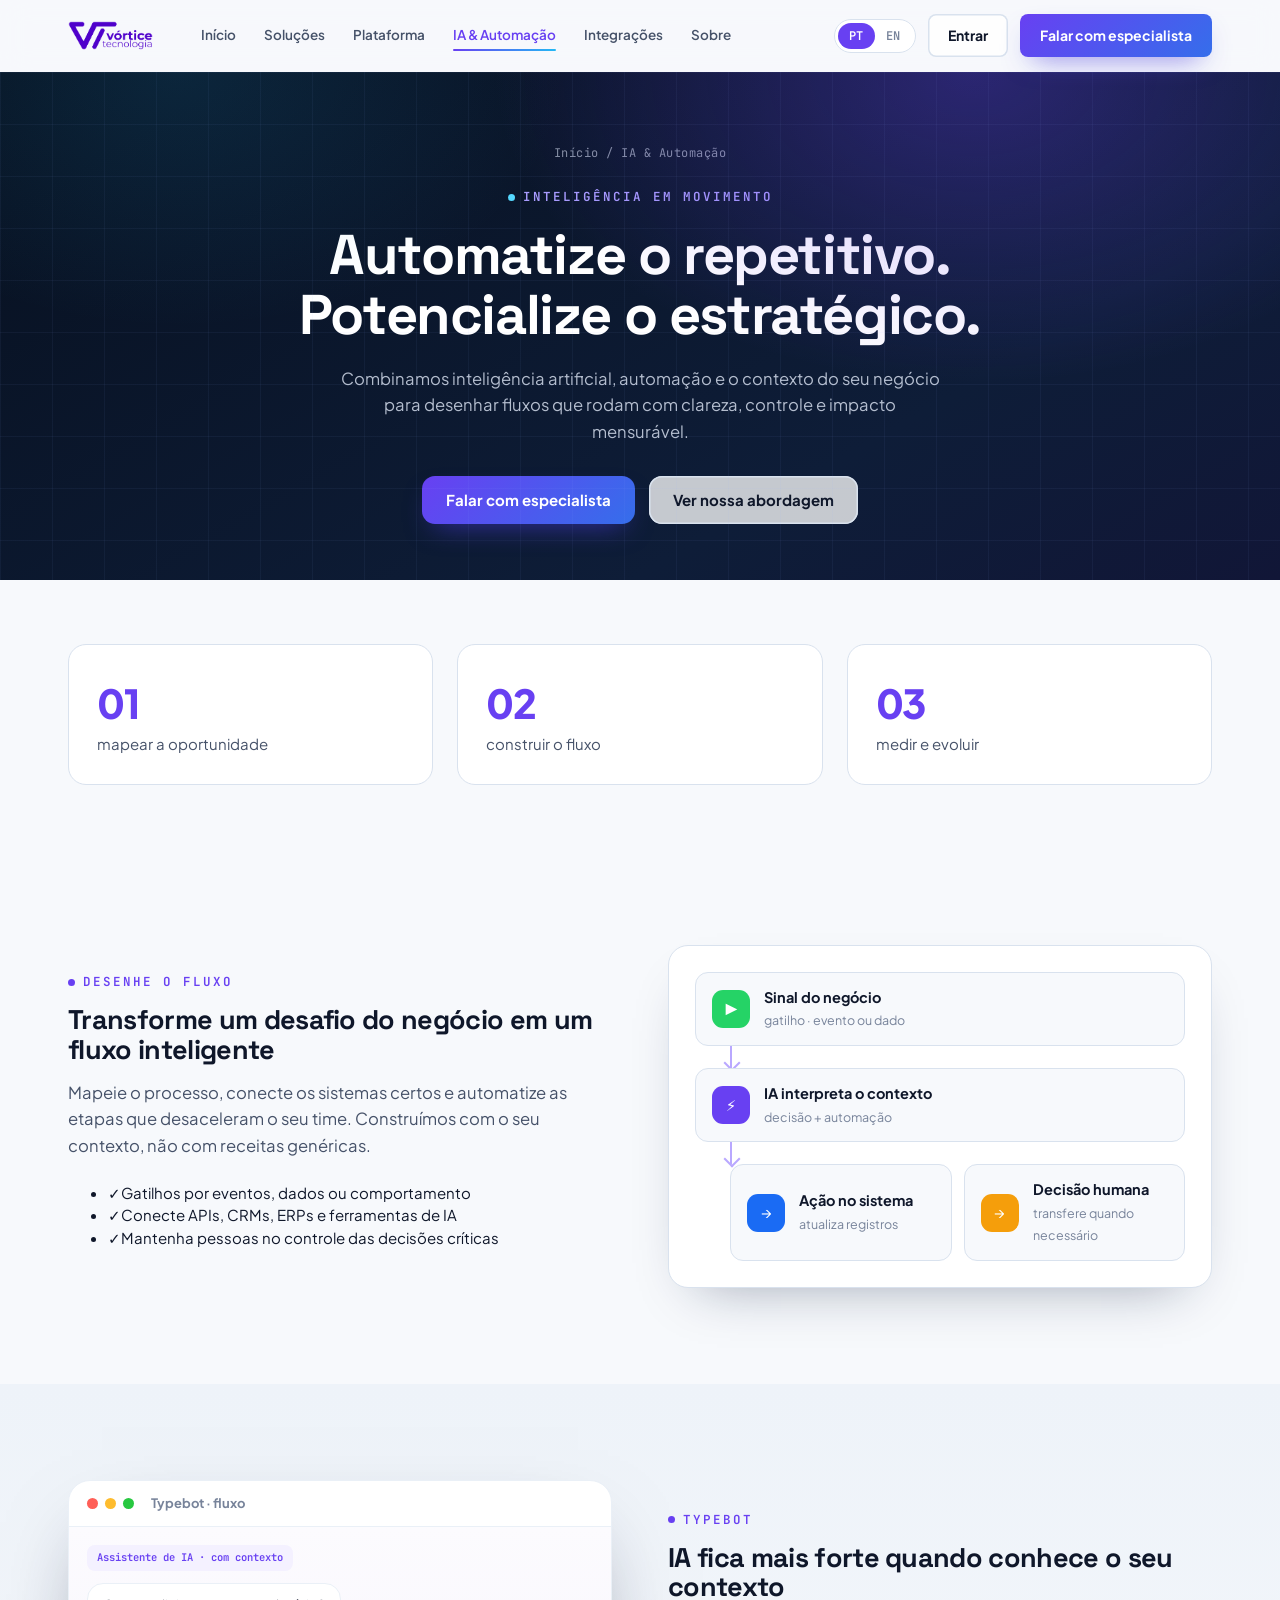
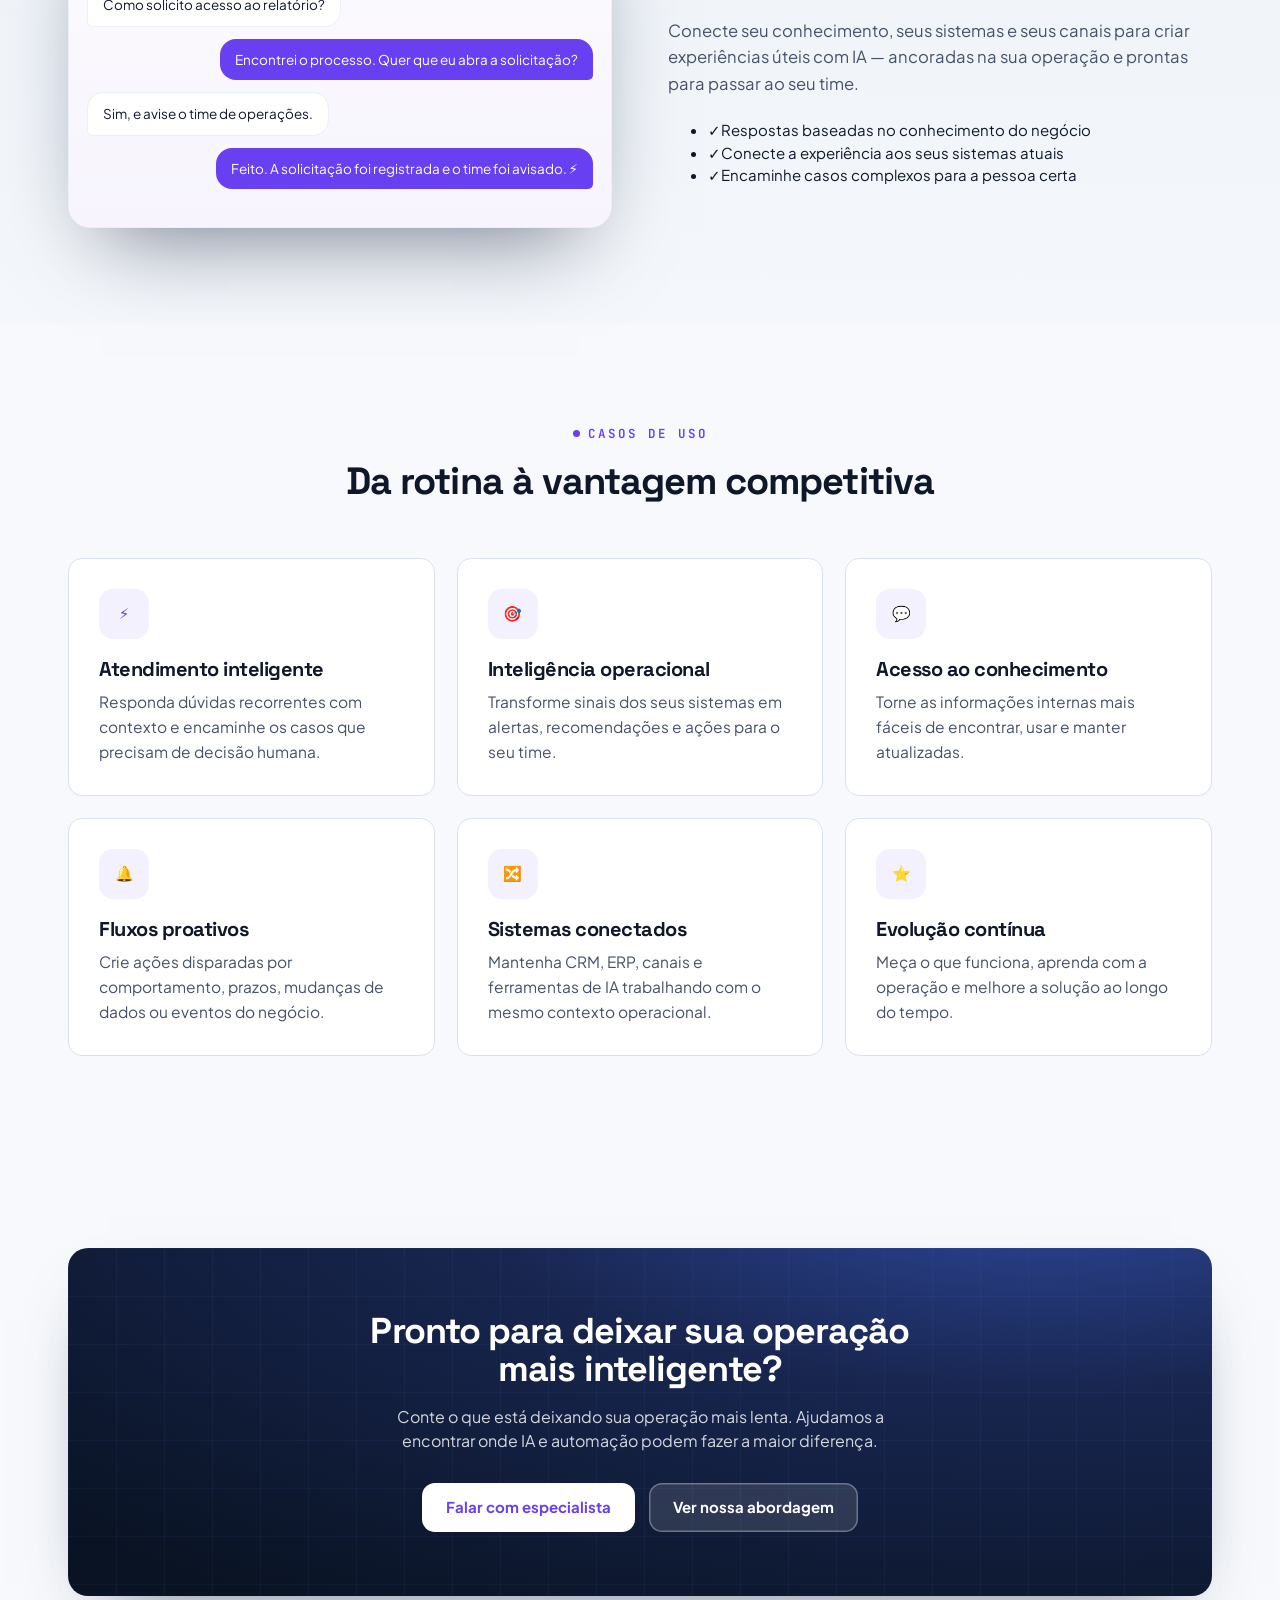
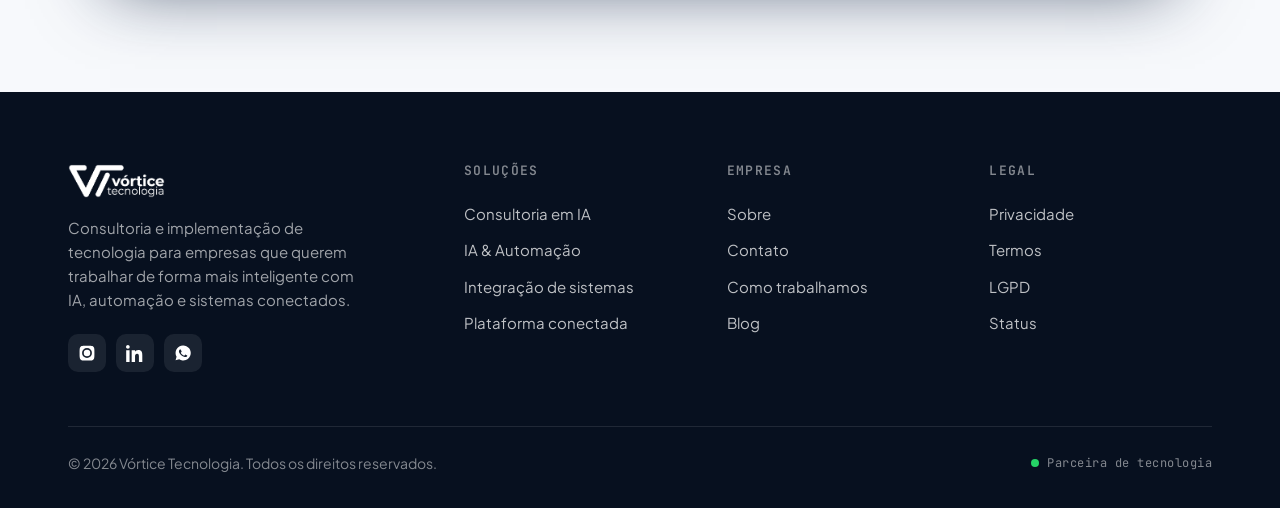
<file: automacoes.html>
<!DOCTYPE html>
<html lang="pt-BR">
<head>
<meta charset="UTF-8">
<meta name="viewport" content="width=device-width, initial-scale=1.0">
<title>IA & Automação — Vórtice Tecnologia</title>
<meta name="description" content="Automação de processos e inteligência artificial aplicadas à operação: fluxos inteligentes, integração com sistemas e evolução contínua.">
<link rel="preconnect" href="https://fonts.googleapis.com">
<link rel="preconnect" href="https://fonts.gstatic.com" crossorigin>
<link href="https://fonts.googleapis.com/css2?family=Plus+Jakarta+Sans:wght@400;500;600;700;800&family=Space+Grotesk:wght@400;500;600;700&family=JetBrains+Mono:wght@400;500;600&display=swap" rel="stylesheet">
<link rel="icon" href="favicon.ico" sizes="any">
<link rel="icon" href="assets/favicon-32.png" type="image/png" sizes="32x32">
<link rel="apple-touch-icon" href="assets/apple-touch-icon.png">
<link rel="manifest" href="site.webmanifest">
<meta name="theme-color" content="#4F00CB">
<link rel="stylesheet" href="css/site.css">

</head>
<body>

<!-- ============================ NAV ============================ -->
<header class="nav">
  <div class="nav-inner">
    <a href="/"><img src="assets/vortice-logo.png" alt="Vórtice Tecnologia" class="nav-logo"></a>
    <nav class="nav-links">
      <a href="/" data-en="Home">Início</a>
      <a href="ia" data-en="Solutions">Soluções</a>
      <a href="crm" data-en="Platform">Plataforma</a>
      <a href="automacoes" data-en="AI & Automation">IA & Automação</a>
      <a href="integracoes" data-en="Integrations">Integrações</a>
      <a href="sobre" data-en="Company">Sobre</a>
    </nav>
    <div class="nav-right">
      <div class="lang-toggle">
        <button data-lang="pt" class="on">PT</button>
        <button data-lang="en">EN</button>
      </div>
      <div class="nav-cta">
        <a href="https://app.vorticetecnologia.com.br" class="btn btn-ghost" data-en="Log in">Entrar</a>
        <a href="contato" class="btn btn-primary" data-en="Talk to a specialist">Falar com especialista</a>
      </div>
      <button class="nav-burger" aria-label="Menu"><span></span><span></span><span></span></button>
    </div>
  </div>
</header>
<div class="nav-mobile">
  <a href="/" data-en="Home">Início</a>
  <a href="ia" data-en="Solutions">Soluções</a>
  <a href="crm" data-en="Platform">Plataforma</a>
  <a href="automacoes" data-en="AI & Automation">IA & Automação</a>
  <a href="integracoes" data-en="Integrations">Integrações</a>
  <a href="sobre" data-en="Company">Sobre</a>
  <a href="contato" data-en="Contact">Contato</a>
  <a href="contato" class="btn btn-primary" data-en="Talk to a specialist">Falar com especialista</a>
</div>


<section class="page-hero">
  <div class="container">
    <div class="breadcrumb"><a href="/">Início</a> / <span data-en="AI & Automation">IA & Automação</span></div>
    <span class="kicker" data-en="Intelligence in motion">Inteligência em movimento</span>
    <h1 data-en="Automate the repetitive. Empower the strategic.">Automatize o repetitivo. Potencialize o estratégico.</h1>
    <p class="lead" data-en="We combine artificial intelligence, automation and your business context to design workflows that run with clarity, control and measurable impact.">Combinamos inteligência artificial, automação e o contexto do seu negócio para desenhar fluxos que rodam com clareza, controle e impacto mensurável.</p>
    <div class="btn-row">
      <a href="contato" class="btn btn-primary btn-lg" data-en="Talk to a specialist">Falar com especialista</a>
      <a href="ia" class="btn btn-ghost btn-lg" data-en="See our approach">Ver nossa abordagem</a>
    </div>
  </div>
</section>

<section class="section-sm">
  <div class="container">
    <div class="statstrip reveal">
      <div class="st"><b>01</b><span data-en="map the opportunity">mapear a oportunidade</span></div>
      <div class="st"><b>02</b><span data-en="build the workflow">construir o fluxo</span></div>
      <div class="st"><b>03</b><span data-en="measure and evolve">medir e evoluir</span></div>
    </div>
  </div>
</section>

<section class="section">
  <div class="container">
    <div class="split reveal">
      <div class="split-copy">
        <span class="kicker" data-en="Design the workflow">Desenhe o fluxo</span>
        <h2 class="h-md" data-en="Turn a business challenge into an intelligent workflow">Transforme um desafio do negócio em um fluxo inteligente</h2>
        <p class="lead" data-en="Map the process, connect the right systems and automate the steps that slow your team down. We build with your context, not generic recipes.">Mapeie o processo, conecte os sistemas certos e automatize as etapas que desaceleram o seu time. Construímos com o seu contexto, não com receitas genéricas.</p>
        <ul class="flist">
          <li><span class="ck">✓</span><span data-en="Triggers from events, data or customer behavior">Gatilhos por eventos, dados ou comportamento</span></li>
          <li><span class="ck">✓</span><span data-en="Connect APIs, CRMs, ERPs and AI tools">Conecte APIs, CRMs, ERPs e ferramentas de IA</span></li>
          <li><span class="ck">✓</span><span data-en="Keep people in control of critical decisions">Mantenha pessoas no controle das decisões críticas</span></li>
        </ul>
      </div>
      <div class="split-media">
        <div class="flow">
          <div class="fnode"><div class="fn-ic" style="background:#25D366">▶</div><div><b data-en="Business signal">Sinal do negócio</b><span data-en="trigger · event or data">gatilho · evento ou dado</span></div></div>
          <div class="fconn"></div>
          <div class="fnode"><div class="fn-ic" style="background:var(--violet)">⚡</div><div><b data-en="AI interprets context">IA interpreta o contexto</b><span data-en="decision + automation">decisão + automação</span></div></div>
          <div class="fconn"></div>
          <div class="fbranch">
            <div class="fnode"><div class="fn-ic" style="background:#1A6BF4">→</div><div><b data-en="System action">Ação no sistema</b><span data-en="update records">atualiza registros</span></div></div>
            <div class="fnode"><div class="fn-ic" style="background:#F59E0B">→</div><div><b data-en="Human decision">Decisão humana</b><span data-en="handoff when needed">transfere quando necessário</span></div></div>
          </div>
        </div>
      </div>
    </div>
  </div>
</section>

<section class="section bg-soft">
  <div class="container">
    <div class="split rev reveal">
      <div class="split-copy">
        <span class="kicker">Typebot</span>
        <h2 class="h-md" data-en="AI is stronger when it knows your context">IA fica mais forte quando conhece o seu contexto</h2>
        <p class="lead" data-en="Connect your knowledge, systems and channels to create useful AI experiences — grounded in your operation and ready to hand off to your team.">Conecte seu conhecimento, seus sistemas e seus canais para criar experiências úteis com IA — ancoradas na sua operação e prontas para passar ao seu time.</p>
        <ul class="flist">
          <li><span class="ck">✓</span><span data-en="Ground responses in trusted business knowledge">Respostas baseadas no conhecimento do negócio</span></li>
          <li><span class="ck">✓</span><span data-en="Connect the experience to your existing systems">Conecte a experiência aos seus sistemas atuais</span></li>
          <li><span class="ck">✓</span><span data-en="Route complex cases to the right person">Encaminhe casos complexos para a pessoa certa</span></li>
        </ul>
      </div>
      <div class="split-media mock">
        <div class="mock-app">
          <div class="mock-bar"><span class="d" style="background:#FF5F57"></span><span class="d" style="background:#FEBC2E"></span><span class="d" style="background:#28C840"></span><span class="ttl">Typebot · fluxo</span></div>
          <div class="mock-chat" style="min-height:300px">
            <span class="tag-auto" data-en="AI assistant · grounded in context">Assistente de IA · com contexto</span>
            <div class="bub them" data-en="How do I request access to the report?">Como solicito acesso ao relatório?</div>
            <div class="bub me" data-en="I found the process. Do you want me to open the request?">Encontrei o processo. Quer que eu abra a solicitação?</div>
            <div class="bub them" data-en="Yes, and notify the operations team.">Sim, e avise o time de operações.</div>
            <div class="bub me" data-en="Done. The request is registered and the team was notified. ⚡">Feito. A solicitação foi registrada e o time foi avisado. ⚡</div>
          </div>
        </div>
      </div>
    </div>
  </div>
</section>

<section class="section">
  <div class="container">
    <div class="section-head reveal">
      <span class="kicker" data-en="Use cases">Casos de uso</span>
      <h2 class="h-lg" data-en="From routine to competitive advantage">Da rotina à vantagem competitiva</h2>
    </div>
    <div class="grid g-3 reveal">
      <div class="fcard"><div class="ficon">⚡</div><h3 data-en="Intelligent service">Atendimento inteligente</h3><p data-en="Answer recurring questions with context and hand off the cases that need human judgment.">Responda dúvidas recorrentes com contexto e encaminhe os casos que precisam de decisão humana.</p></div>
      <div class="fcard"><div class="ficon">🎯</div><h3 data-en="Operational intelligence">Inteligência operacional</h3><p data-en="Turn signals from your systems into alerts, recommendations and actions for your team.">Transforme sinais dos seus sistemas em alertas, recomendações e ações para o seu time.</p></div>
      <div class="fcard"><div class="ficon">💬</div><h3 data-en="Knowledge access">Acesso ao conhecimento</h3><p data-en="Make internal information easier to find, use and keep updated across the company.">Torne as informações internas mais fáceis de encontrar, usar e manter atualizadas.</p></div>
      <div class="fcard"><div class="ficon">🔔</div><h3 data-en="Proactive workflows">Fluxos proativos</h3><p data-en="Create actions triggered by behavior, deadlines, data changes or business events.">Crie ações disparadas por comportamento, prazos, mudanças de dados ou eventos do negócio.</p></div>
      <div class="fcard"><div class="ficon">🔀</div><h3 data-en="Connected systems">Sistemas conectados</h3><p data-en="Keep your CRM, ERP, channels and AI tools working from the same operational context.">Mantenha CRM, ERP, canais e ferramentas de IA trabalhando com o mesmo contexto operacional.</p></div>
      <div class="fcard"><div class="ficon">⭐</div><h3 data-en="Continuous evolution">Evolução contínua</h3><p data-en="Measure what works, learn from the operation and improve the solution over time.">Meça o que funciona, aprenda com a operação e melhore a solução ao longo do tempo.</p></div>
    </div>
  </div>
</section>


<!-- CTA -->
<section class="section">
  <div class="container">
    <div class="cta-band reveal">
      <h2 data-en-html="Ready to make your operation<br>more intelligent?">Pronto para deixar sua operação<br>mais inteligente?</h2>
      <p data-en="Tell us what is slowing your business down. We will help you find where AI and automation can make the biggest difference.">Conte o que está deixando sua operação mais lenta. Ajudamos a encontrar onde IA e automação podem fazer a maior diferença.</p>
      <div class="btn-row">
        <a href="contato" class="btn btn-lg" style="background:#fff;color:var(--violet)"><span data-en="Talk to a specialist">Falar com especialista</span></a>
        <a href="ia" class="btn btn-lg" style="background:rgba(255,255,255,.12);color:#fff;box-shadow:inset 0 0 0 1.5px rgba(255,255,255,.3)"><span data-en="See our approach">Ver nossa abordagem</span></a>
      </div>
    </div>
  </div>
</section>

<!-- ============================ FOOTER ============================ -->
<footer class="footer">
  <div class="container">
    <div class="footer-top">
      <div class="footer-brand">
        <img src="assets/vortice-logo-white.png" alt="Vórtice Tecnologia">
        <p data-en="Technology consulting and implementation for businesses that want to work smarter with AI, automation and connected systems.">Consultoria e implementação de tecnologia para empresas que querem trabalhar de forma mais inteligente com IA, automação e sistemas conectados.</p>
        <div class="footer-soc">
          <a href="https://www.instagram.com/vorticevt/" target="_blank" rel="noopener noreferrer" aria-label="Instagram"><svg viewBox="0 0 24 24"><path d="M12 2.2c3.2 0 3.6 0 4.9.1 1.2.1 1.8.3 2.2.4.6.2 1 .5 1.4.9.4.4.7.8.9 1.4.1.4.3 1 .4 2.2.1 1.3.1 1.7.1 4.9s0 3.6-.1 4.9c-.1 1.2-.3 1.8-.4 2.2-.2.6-.5 1-.9 1.4-.4.4-.8.7-1.4.9-.4.1-1 .3-2.2.4-1.3.1-1.7.1-4.9.1s-3.6 0-4.9-.1c-1.2-.1-1.8-.3-2.2-.4-.6-.2-1-.5-1.4-.9-.4-.4-.7-.8-.9-1.4-.1-.4-.3-1-.4-2.2-.1-1.3-.1-1.7-.1-4.9s0-3.6.1-4.9c.1-1.2.3-1.8.4-2.2.2-.6.5-1 .9-1.4.4-.4.8-.7 1.4-.9.4-.1 1-.3 2.2-.4 1.3-.1 1.7-.1 4.9-.1Zm0 3.2A6.6 6.6 0 1 0 18.6 12 6.6 6.6 0 0 0 12 5.4Zm0 10.9A4.3 4.3 0 1 1 16.3 12 4.3 4.3 0 0 1 12 16.3Zm6.8-11.2a1.5 1.5 0 1 1-1.5-1.5 1.5 1.5 0 0 1 1.5 1.5Z"/></svg></a>
          <a href="https://www.linkedin.com/company/v%C3%B3rtice-tecnologia-estrat%C3%A9gia-comercial/posts/?feedView=all" target="_blank" rel="noopener noreferrer" aria-label="LinkedIn"><svg viewBox="0 0 24 24"><path d="M4.98 3.5A2.5 2.5 0 1 1 0 3.5a2.5 2.5 0 0 1 4.98 0ZM.25 8.25h4.5V24h-4.5V8.25Zm7.5 0h4.3v2.15h.06c.6-1.13 2.06-2.32 4.24-2.32 4.54 0 5.38 2.99 5.38 6.87V24h-4.5v-7.2c0-1.72-.03-3.93-2.4-3.93-2.4 0-2.77 1.87-2.77 3.8V24h-4.5V8.25Z"/></svg></a>
          <a href="https://wa.me/5511945479989?text=Ol%C3%A1%21%20Vim%20pelo%20site%20da%20V%C3%B3rtice%20e%20gostaria%20de%20saber%20mais%20sobre%20a%20plataforma." target="_blank" rel="noopener noreferrer" aria-label="WhatsApp"><svg viewBox="0 0 24 24"><path d="M12 2a10 10 0 0 0-8.6 15l-1.3 4.7 4.8-1.3A10 10 0 1 0 12 2Zm5.5 14.2c-.2.6-1.3 1.2-1.8 1.2-.5.1-1 .2-3.3-.7-2.8-1.1-4.5-3.9-4.7-4.1-.1-.2-1.1-1.4-1.1-2.7 0-1.3.7-1.9.9-2.2.2-.2.5-.3.7-.3h.5c.2 0 .4 0 .6.5.2.5.7 1.8.8 1.9 0 .1.1.3 0 .5-.3.6-.6.8-.8 1-.1.2-.3.3-.1.6.2.3.8 1.3 1.7 2.1 1.2 1 2.1 1.4 2.4 1.5.2.1.4.1.6-.1.2-.2.7-.8.9-1.1.2-.3.4-.2.6-.1.2.1 1.5.7 1.7.8.2.1.4.2.5.3 0 .1 0 .6-.2 1.2Z"/></svg></a>
        </div>
      </div>
      <div class="footer-col">
        <h4 data-en="Solutions">Soluções</h4>
        <a href="ia" data-en="AI consulting">Consultoria em IA</a>
        <a href="automacoes" data-en="AI & automation">IA & Automação</a>
        <a href="integracoes" data-en="Systems integration">Integração de sistemas</a>
        <a href="crm" data-en="Connected platform">Plataforma conectada</a>
      </div>
      <div class="footer-col">
        <h4 data-en="Company">Empresa</h4>
        <a href="sobre" data-en="About">Sobre</a>
        <a href="contato" data-en="Contact">Contato</a>
        <a href="ia" data-en="How we work">Como trabalhamos</a>
        <a href="https://blog.vorticetecnologia.com.br" data-en="Blog">Blog</a>
      </div>
      <div class="footer-col">
        <h4 data-en="Legal">Legal</h4>
        <a href="#" data-en="Privacy">Privacidade</a>
        <a href="#" data-en="Terms">Termos</a>
        <a href="#" data-en="LGPD">LGPD</a>
        <a href="#" data-en="Status">Status</a>
      </div>
    </div>
    <div class="footer-bot">
      <span>© 2026 Vórtice Tecnologia. <span data-en="All rights reserved.">Todos os direitos reservados.</span></span>
      <span class="badge"><span class="dot" style="width:8px;height:8px;border-radius:50%;background:#25D366;display:inline-block"></span><span data-en="Technology partner">Parceira de tecnologia</span></span>
    </div>
  </div>
</footer>

<script src="js/site.js"></script>
</body>
</html>
</file>
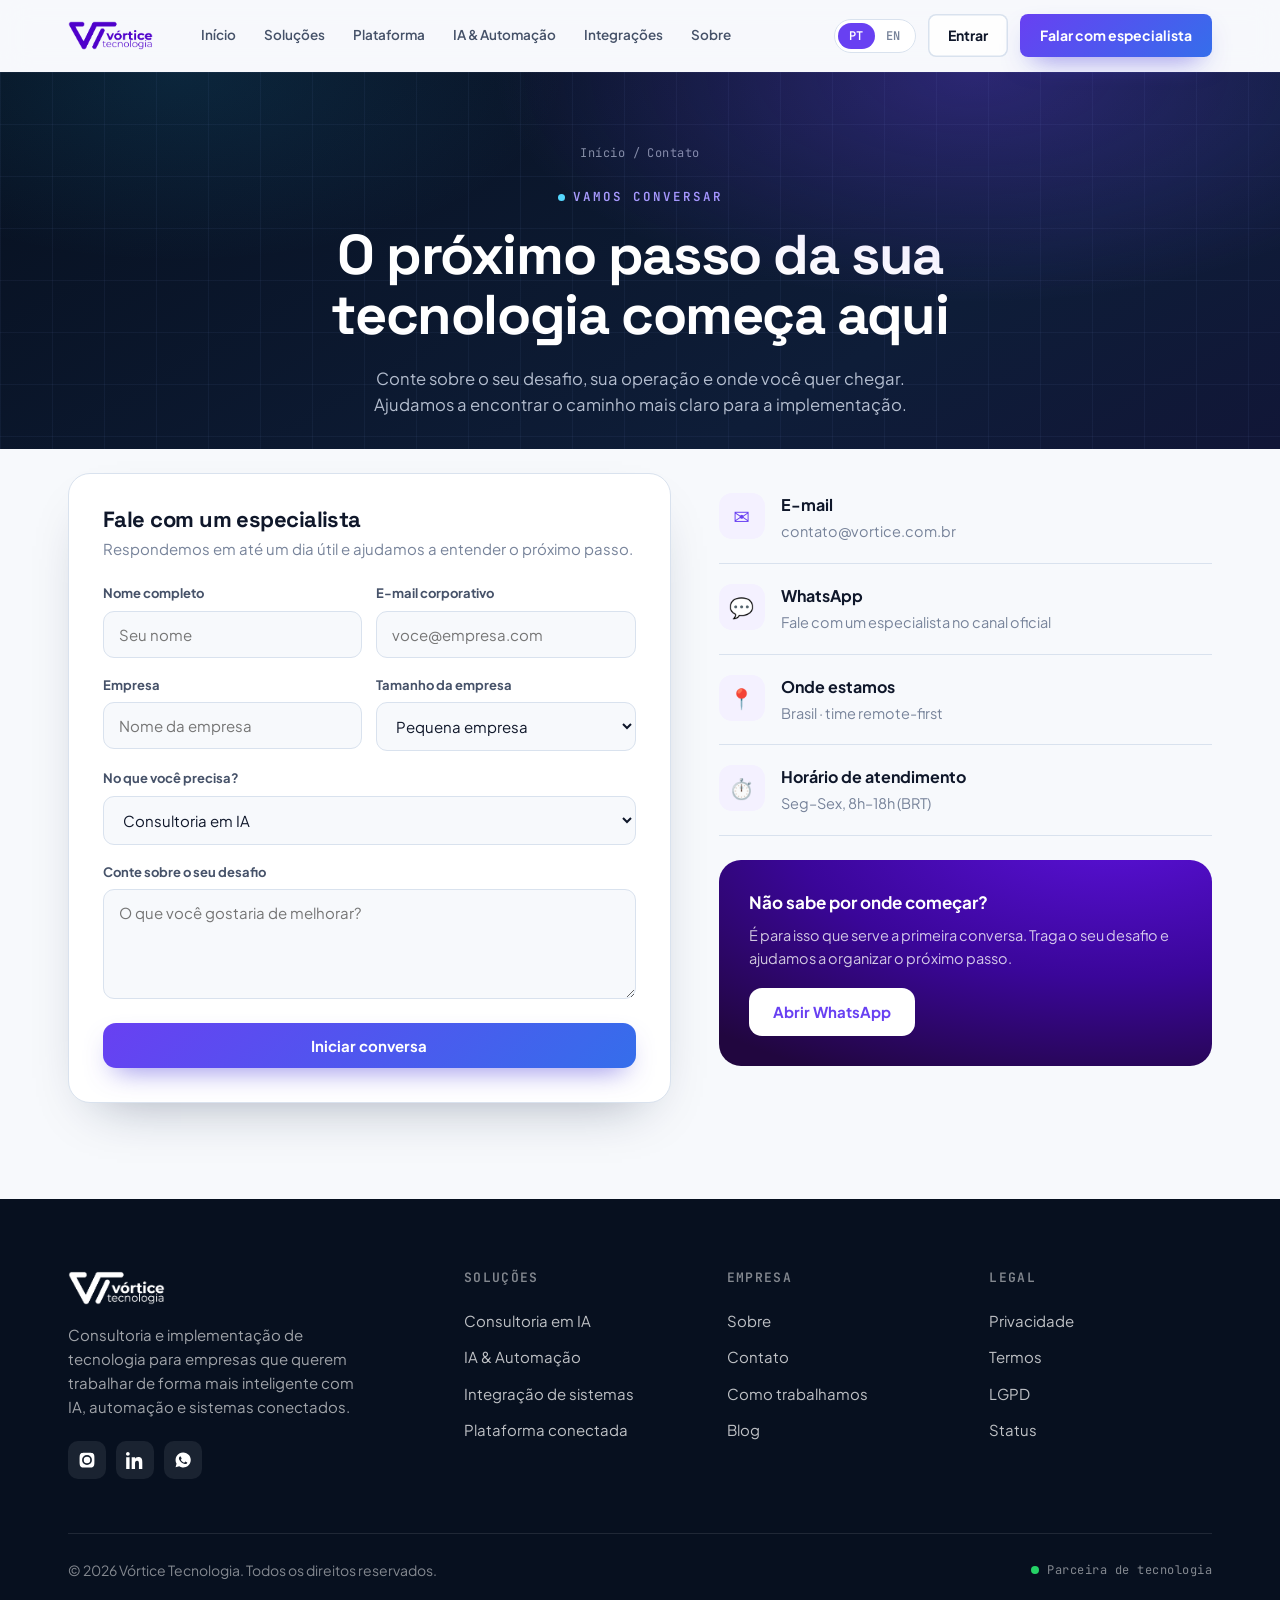
<file: contato.html>
<!DOCTYPE html>
<html lang="pt-BR">
<head>
<meta charset="UTF-8">
<meta name="viewport" content="width=device-width, initial-scale=1.0">
<title>Contato — Vórtice Tecnologia</title>
<meta name="description" content="Fale com a Vórtice sobre consultoria em IA, automação de processos, integrações e tecnologia para sua operação.">
<link rel="preconnect" href="https://fonts.googleapis.com">
<link rel="preconnect" href="https://fonts.gstatic.com" crossorigin>
<link href="https://fonts.googleapis.com/css2?family=Plus+Jakarta+Sans:wght@400;500;600;700;800&family=Space+Grotesk:wght@400;500;600;700&family=JetBrains+Mono:wght@400;500;600&display=swap" rel="stylesheet">
<link rel="icon" href="favicon.ico" sizes="any">
<link rel="icon" href="assets/favicon-32.png" type="image/png" sizes="32x32">
<link rel="apple-touch-icon" href="assets/apple-touch-icon.png">
<link rel="manifest" href="site.webmanifest">
<meta name="theme-color" content="#4F00CB">
<link rel="stylesheet" href="css/site.css">
<style>
.contact-grid{display:grid;grid-template-columns:1.1fr .9fr;gap:48px;align-items:start;}
.cform{background:#fff;border:1px solid var(--line);border-radius:22px;padding:34px;box-shadow:var(--shadow);}
.cform h3{font-size:22px;margin-bottom:6px;}
.cform .sub{color:var(--ink-3);font-size:15px;margin-bottom:24px;}
.field{margin-bottom:18px;}
.field label{display:block;font-size:13px;font-weight:700;margin-bottom:7px;color:var(--ink-2);}
.field input,.field select,.field textarea{width:100%;font-family:var(--font);font-size:15px;padding:13px 15px;border:1.5px solid var(--line);border-radius:11px;background:var(--bg);color:var(--ink);transition:border-color .15s,box-shadow .15s;}
.field input:focus,.field select:focus,.field textarea:focus{outline:none;border-color:var(--violet);box-shadow:0 0 0 3px var(--violet-100);}
.field textarea{resize:vertical;min-height:110px;}
.row2{display:grid;grid-template-columns:1fr 1fr;gap:14px;}
.cform .ok{display:none;text-align:center;padding:30px 10px;}
.cform .ok .ico{width:60px;height:60px;border-radius:50%;background:var(--green);color:#fff;display:grid;place-items:center;font-size:28px;margin:0 auto 16px;}
.cinfo .ci-item{display:flex;gap:16px;align-items:flex-start;padding:20px 0;border-bottom:1px solid var(--line);}
.cinfo .ci-item:last-child{border-bottom:none;}
.cinfo .ci-ic{width:46px;height:46px;border-radius:13px;background:var(--violet-50);color:var(--violet);display:grid;place-items:center;flex-shrink:0;font-size:20px;}
.cinfo .ci-item b{font-size:16px;display:block;margin-bottom:3px;}
.cinfo .ci-item span{color:var(--ink-3);font-size:14.5px;}
.cbox{background:radial-gradient(120% 140% at 80% -20%,#5C12DC,#3A0699 55%,#21063F);color:#fff;border-radius:22px;padding:30px;margin-top:24px;}
.cbox b{font-size:17px;display:block;margin-bottom:8px;}
.cbox p{color:rgba(255,255,255,.78);font-size:14.5px;line-height:1.6;}
@media(max-width:860px){.contact-grid{grid-template-columns:1fr;gap:30px;}.row2{grid-template-columns:1fr;}}
</style>
</head>
<body>

<!-- ============================ NAV ============================ -->
<header class="nav">
  <div class="nav-inner">
    <a href="/"><img src="assets/vortice-logo.png" alt="Vórtice Tecnologia" class="nav-logo"></a>
    <nav class="nav-links">
      <a href="/" data-en="Home">Início</a>
      <a href="ia" data-en="Solutions">Soluções</a>
      <a href="crm" data-en="Platform">Plataforma</a>
      <a href="automacoes" data-en="AI & Automation">IA & Automação</a>
      <a href="integracoes" data-en="Integrations">Integrações</a>
      <a href="sobre" data-en="Company">Sobre</a>
    </nav>
    <div class="nav-right">
      <div class="lang-toggle">
        <button data-lang="pt" class="on">PT</button>
        <button data-lang="en">EN</button>
      </div>
      <div class="nav-cta">
        <a href="https://app.vorticetecnologia.com.br" class="btn btn-ghost" data-en="Log in">Entrar</a>
        <a href="contato" class="btn btn-primary" data-en="Talk to a specialist">Falar com especialista</a>
      </div>
      <button class="nav-burger" aria-label="Menu"><span></span><span></span><span></span></button>
    </div>
  </div>
</header>
<div class="nav-mobile">
  <a href="/" data-en="Home">Início</a>
  <a href="ia" data-en="Solutions">Soluções</a>
  <a href="crm" data-en="Platform">Plataforma</a>
  <a href="automacoes" data-en="AI & Automation">IA & Automação</a>
  <a href="integracoes" data-en="Integrations">Integrações</a>
  <a href="sobre" data-en="Company">Sobre</a>
  <a href="contato" data-en="Contact">Contato</a>
  <a href="contato" class="btn btn-primary" data-en="Talk to a specialist">Falar com especialista</a>
</div>


<section class="page-hero" style="padding-bottom:30px">
  <div class="container">
    <div class="breadcrumb"><a href="/">Início</a> / <span data-en="Contact">Contato</span></div>
    <span class="kicker" data-en="Start a conversation">Vamos conversar</span>
    <h1 data-en="Your next technology step starts here">O próximo passo da sua tecnologia começa aqui</h1>
    <p class="lead" data-en="Tell us about your challenge, your operation and where you want to go. We will help you find the clearest path to implementation.">Conte sobre o seu desafio, sua operação e onde você quer chegar. Ajudamos a encontrar o caminho mais claro para a implementação.</p>
  </div>
</section>

<section class="section" style="padding-top:24px">
  <div class="container">
    <div class="contact-grid">
      <div class="cform reveal">
        <form id="contactForm">
          <h3 data-en="Talk to a specialist">Fale com um especialista</h3>
          <p class="sub" data-en="We reply within one business day and help you understand the next step.">Respondemos em até um dia útil e ajudamos a entender o próximo passo.</p>
          <div class="row2">
            <div class="field"><label data-en="Full name">Nome completo</label><input type="text" name="nome" required data-en-ph="Your name" placeholder="Seu nome"></div>
            <div class="field"><label data-en="Work email">E-mail corporativo</label><input type="email" name="email" required data-en-ph="you@company.com" placeholder="voce@empresa.com"></div>
          </div>
          <div class="row2">
            <div class="field"><label data-en="Company">Empresa</label><input type="text" name="empresa" data-en-ph="Company name" placeholder="Nome da empresa"></div>
            <div class="field"><label data-en="Company size">Tamanho da empresa</label><select name="tamanho"><option data-en="Small business">Pequena empresa</option><option data-en="Medium business">Média empresa</option><option data-en="Enterprise">Enterprise</option><option data-en="Prefer to discuss">Prefiro conversar</option></select></div>
          </div>
          <div class="field"><label data-en="What do you need?">No que você precisa?</label><select name="canais"><option data-en="AI consulting">Consultoria em IA</option><option data-en="Process automation">Automação de processos</option><option data-en="Systems integration">Integração de sistemas</option><option data-en="Connected platform">Plataforma conectada</option><option data-en="Not sure yet">Ainda não sei</option></select></div>
          <div class="field"><label data-en="Tell us about your challenge">Conte sobre o seu desafio</label><textarea name="mensagem" data-en-ph="What would you like to improve?" placeholder="O que você gostaria de melhorar?"></textarea></div>
          <button type="submit" class="btn btn-primary btn-lg" style="width:100%" data-en="Start conversation">Iniciar conversa</button>
        </form>
        <div class="ok" id="formOk">
          <div class="ico">✓</div>
          <h3 data-en="Message prepared!">Mensagem preparada!</h3>
          <p class="sub" data-en="WhatsApp has opened with your answers. Just review and send the message.">O WhatsApp foi aberto com suas respostas. Agora é só revisar e enviar a mensagem.</p>
        </div>
      </div>
      <div class="cinfo reveal">
        <div class="ci-item"><div class="ci-ic">✉️</div><div><b data-en="Email">E-mail</b><span>contato@vortice.com.br</span></div></div>
        <div class="ci-item"><div class="ci-ic">💬</div><div><b>WhatsApp</b><span data-en="Talk to a specialist on the official channel">Fale com um especialista no canal oficial</span></div></div>
        <div class="ci-item"><div class="ci-ic">📍</div><div><b data-en="Where we are">Onde estamos</b><span data-en="Brazil · remote-first team">Brasil · time remote-first</span></div></div>
        <div class="ci-item"><div class="ci-ic">⏱️</div><div><b data-en="Support hours">Horário de atendimento</b><span data-en="Mon–Fri, 8am–6pm (BRT)">Seg–Sex, 8h–18h (BRT)</span></div></div>
        <div class="cbox">
          <b data-en="Not sure where to start?">Não sabe por onde começar?</b>
          <p data-en="That is exactly what the first conversation is for. Bring your challenge and we will help you organize the next step.">É para isso que serve a primeira conversa. Traga o seu desafio e ajudamos a organizar o próximo passo.</p>
          <a href="https://wa.me/5511945479989" class="btn btn-lg" style="background:#fff;color:var(--violet);margin-top:18px" data-en="Open WhatsApp">Abrir WhatsApp</a>
        </div>
      </div>
    </div>
  </div>
</section>

<script>
(function(){
  var f=document.getElementById('contactForm');
  if(!f) return;
  f.addEventListener('submit',function(e){
    e.preventDefault();
    var dados=new FormData(f);
    var naoInformado='Não informado';
    var texto=[
      'Olá! Tenho interesse em conhecer a Vórtice.',
      '',
      '*Nome:* '+(dados.get('nome')||naoInformado),
      '*E-mail:* '+(dados.get('email')||naoInformado),
      '*Empresa:* '+(dados.get('empresa')||naoInformado),
      '*Tamanho da empresa:* '+(dados.get('tamanho')||naoInformado),
      '*Necessidade principal:* '+(dados.get('canais')||naoInformado),
      '*Desafio:* '+(dados.get('mensagem')||naoInformado)
    ].join('\n');
    window.open('https://wa.me/5511945479989?text='+encodeURIComponent(texto),'_blank','noopener');
    f.style.display='none';
    document.getElementById('formOk').style.display='block';
  });
})();
</script>




<!-- ============================ FOOTER ============================ -->
<footer class="footer">
  <div class="container">
    <div class="footer-top">
      <div class="footer-brand">
        <img src="assets/vortice-logo-white.png" alt="Vórtice Tecnologia">
        <p data-en="Technology consulting and implementation for businesses that want to work smarter with AI, automation and connected systems.">Consultoria e implementação de tecnologia para empresas que querem trabalhar de forma mais inteligente com IA, automação e sistemas conectados.</p>
        <div class="footer-soc">
          <a href="https://www.instagram.com/vorticevt/" target="_blank" rel="noopener noreferrer" aria-label="Instagram"><svg viewBox="0 0 24 24"><path d="M12 2.2c3.2 0 3.6 0 4.9.1 1.2.1 1.8.3 2.2.4.6.2 1 .5 1.4.9.4.4.7.8.9 1.4.1.4.3 1 .4 2.2.1 1.3.1 1.7.1 4.9s0 3.6-.1 4.9c-.1 1.2-.3 1.8-.4 2.2-.2.6-.5 1-.9 1.4-.4.4-.8.7-1.4.9-.4.1-1 .3-2.2.4-1.3.1-1.7.1-4.9.1s-3.6 0-4.9-.1c-1.2-.1-1.8-.3-2.2-.4-.6-.2-1-.5-1.4-.9-.4-.4-.7-.8-.9-1.4-.1-.4-.3-1-.4-2.2-.1-1.3-.1-1.7-.1-4.9s0-3.6.1-4.9c.1-1.2.3-1.8.4-2.2.2-.6.5-1 .9-1.4.4-.4.8-.7 1.4-.9.4-.1 1-.3 2.2-.4 1.3-.1 1.7-.1 4.9-.1Zm0 3.2A6.6 6.6 0 1 0 18.6 12 6.6 6.6 0 0 0 12 5.4Zm0 10.9A4.3 4.3 0 1 1 16.3 12 4.3 4.3 0 0 1 12 16.3Zm6.8-11.2a1.5 1.5 0 1 1-1.5-1.5 1.5 1.5 0 0 1 1.5 1.5Z"/></svg></a>
          <a href="https://www.linkedin.com/company/v%C3%B3rtice-tecnologia-estrat%C3%A9gia-comercial/posts/?feedView=all" target="_blank" rel="noopener noreferrer" aria-label="LinkedIn"><svg viewBox="0 0 24 24"><path d="M4.98 3.5A2.5 2.5 0 1 1 0 3.5a2.5 2.5 0 0 1 4.98 0ZM.25 8.25h4.5V24h-4.5V8.25Zm7.5 0h4.3v2.15h.06c.6-1.13 2.06-2.32 4.24-2.32 4.54 0 5.38 2.99 5.38 6.87V24h-4.5v-7.2c0-1.72-.03-3.93-2.4-3.93-2.4 0-2.77 1.87-2.77 3.8V24h-4.5V8.25Z"/></svg></a>
          <a href="https://wa.me/5511945479989?text=Ol%C3%A1%21%20Vim%20pelo%20site%20da%20V%C3%B3rtice%20e%20gostaria%20de%20saber%20mais%20sobre%20a%20plataforma." target="_blank" rel="noopener noreferrer" aria-label="WhatsApp"><svg viewBox="0 0 24 24"><path d="M12 2a10 10 0 0 0-8.6 15l-1.3 4.7 4.8-1.3A10 10 0 1 0 12 2Zm5.5 14.2c-.2.6-1.3 1.2-1.8 1.2-.5.1-1 .2-3.3-.7-2.8-1.1-4.5-3.9-4.7-4.1-.1-.2-1.1-1.4-1.1-2.7 0-1.3.7-1.9.9-2.2.2-.2.5-.3.7-.3h.5c.2 0 .4 0 .6.5.2.5.7 1.8.8 1.9 0 .1.1.3 0 .5-.3.6-.6.8-.8 1-.1.2-.3.3-.1.6.2.3.8 1.3 1.7 2.1 1.2 1 2.1 1.4 2.4 1.5.2.1.4.1.6-.1.2-.2.7-.8.9-1.1.2-.3.4-.2.6-.1.2.1 1.5.7 1.7.8.2.1.4.2.5.3 0 .1 0 .6-.2 1.2Z"/></svg></a>
        </div>
      </div>
      <div class="footer-col">
        <h4 data-en="Solutions">Soluções</h4>
        <a href="ia" data-en="AI consulting">Consultoria em IA</a>
        <a href="automacoes" data-en="AI & automation">IA & Automação</a>
        <a href="integracoes" data-en="Systems integration">Integração de sistemas</a>
        <a href="crm" data-en="Connected platform">Plataforma conectada</a>
      </div>
      <div class="footer-col">
        <h4 data-en="Company">Empresa</h4>
        <a href="sobre" data-en="About">Sobre</a>
        <a href="contato" data-en="Contact">Contato</a>
        <a href="ia" data-en="How we work">Como trabalhamos</a>
        <a href="https://blog.vorticetecnologia.com.br" data-en="Blog">Blog</a>
      </div>
      <div class="footer-col">
        <h4 data-en="Legal">Legal</h4>
        <a href="#" data-en="Privacy">Privacidade</a>
        <a href="#" data-en="Terms">Termos</a>
        <a href="#" data-en="LGPD">LGPD</a>
        <a href="#" data-en="Status">Status</a>
      </div>
    </div>
    <div class="footer-bot">
      <span>© 2026 Vórtice Tecnologia. <span data-en="All rights reserved.">Todos os direitos reservados.</span></span>
      <span class="badge"><span class="dot" style="width:8px;height:8px;border-radius:50%;background:#25D366;display:inline-block"></span><span data-en="Technology partner">Parceira de tecnologia</span></span>
    </div>
  </div>
</footer>

<script src="js/site.js"></script>
</body>
</html>
</file>
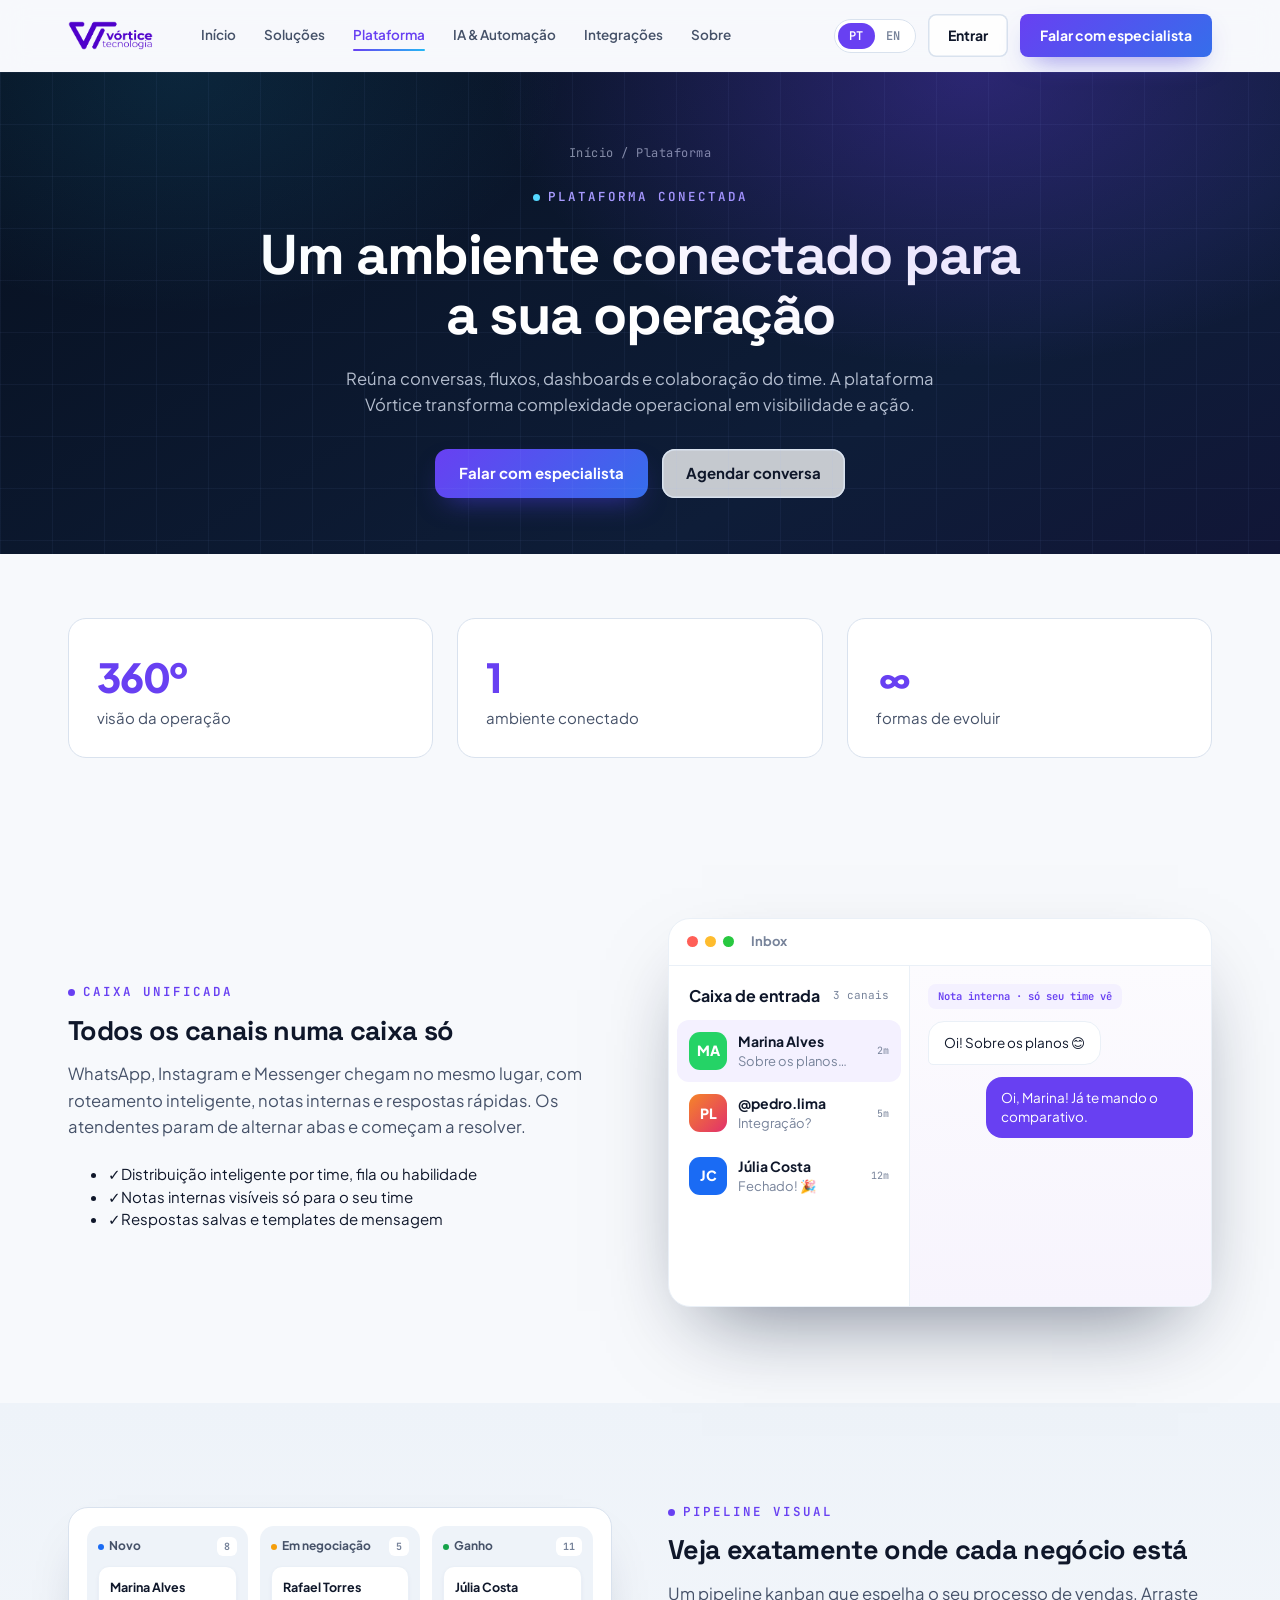
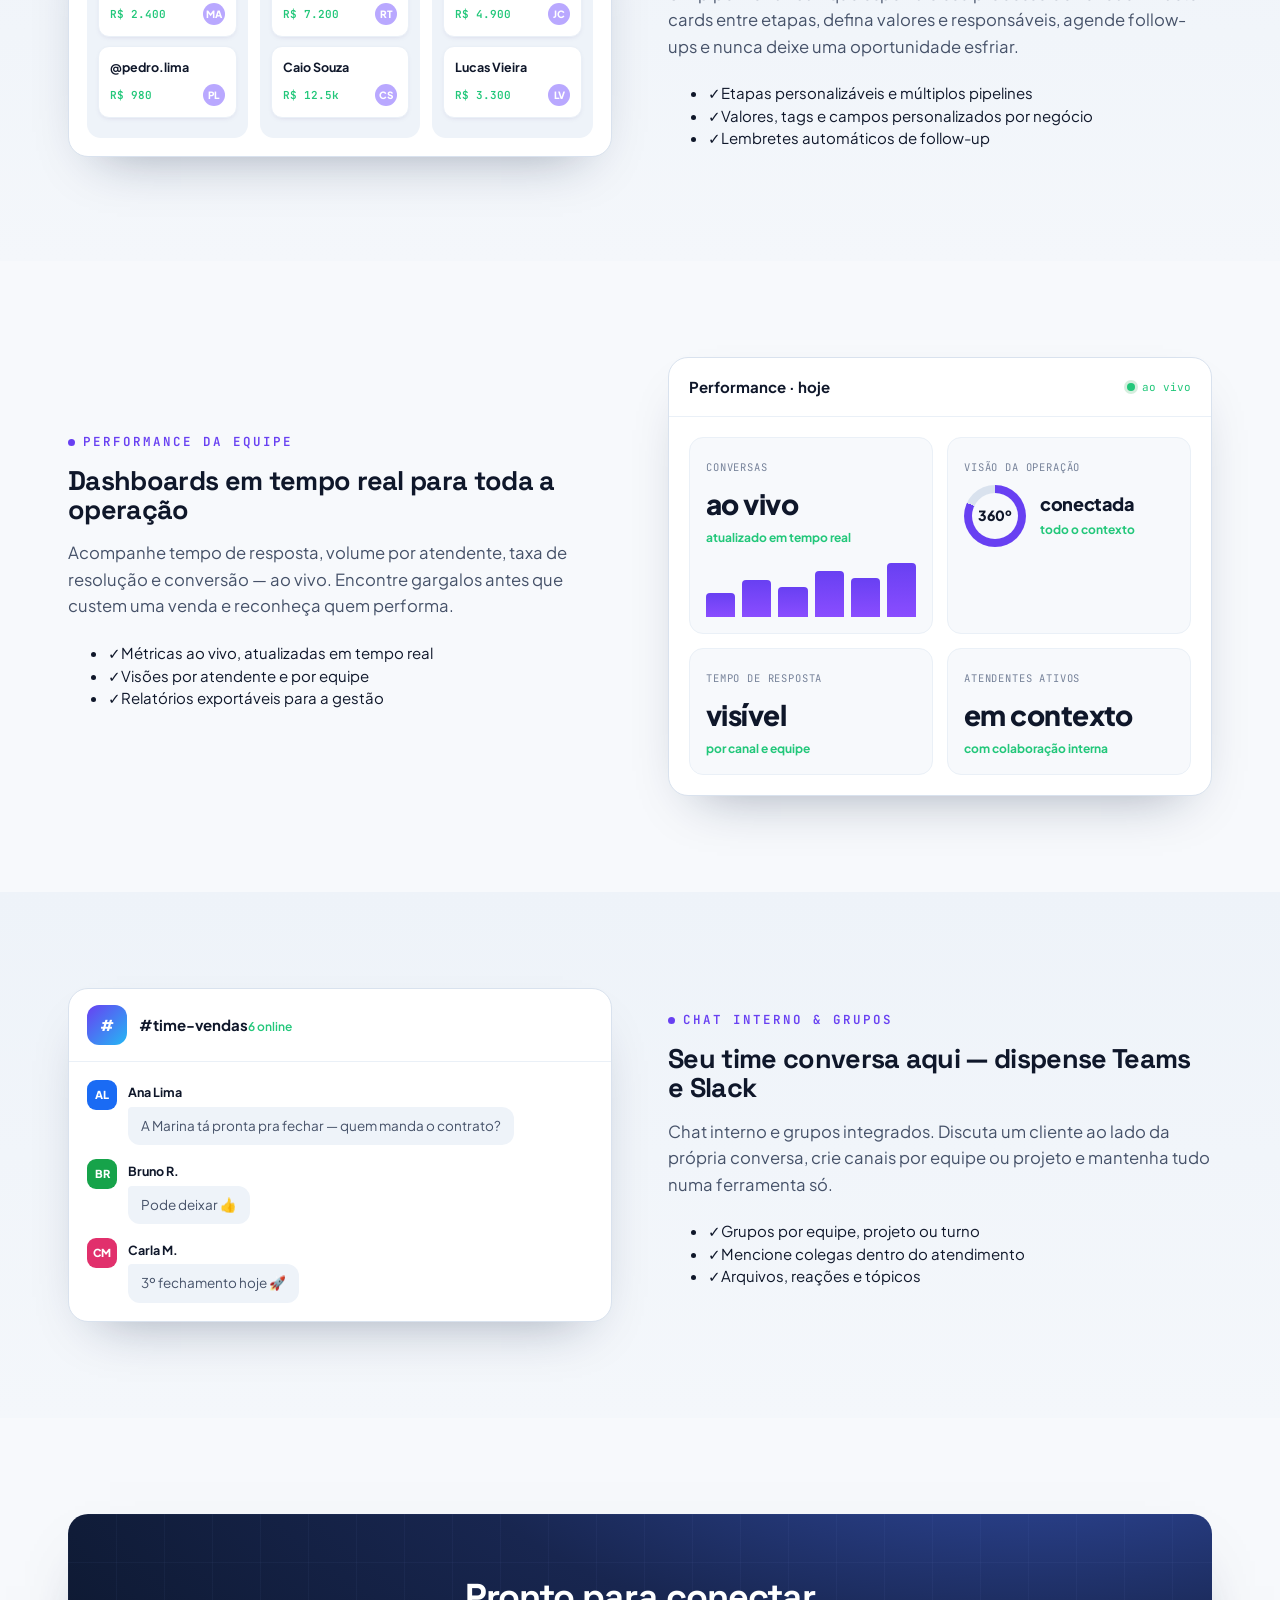
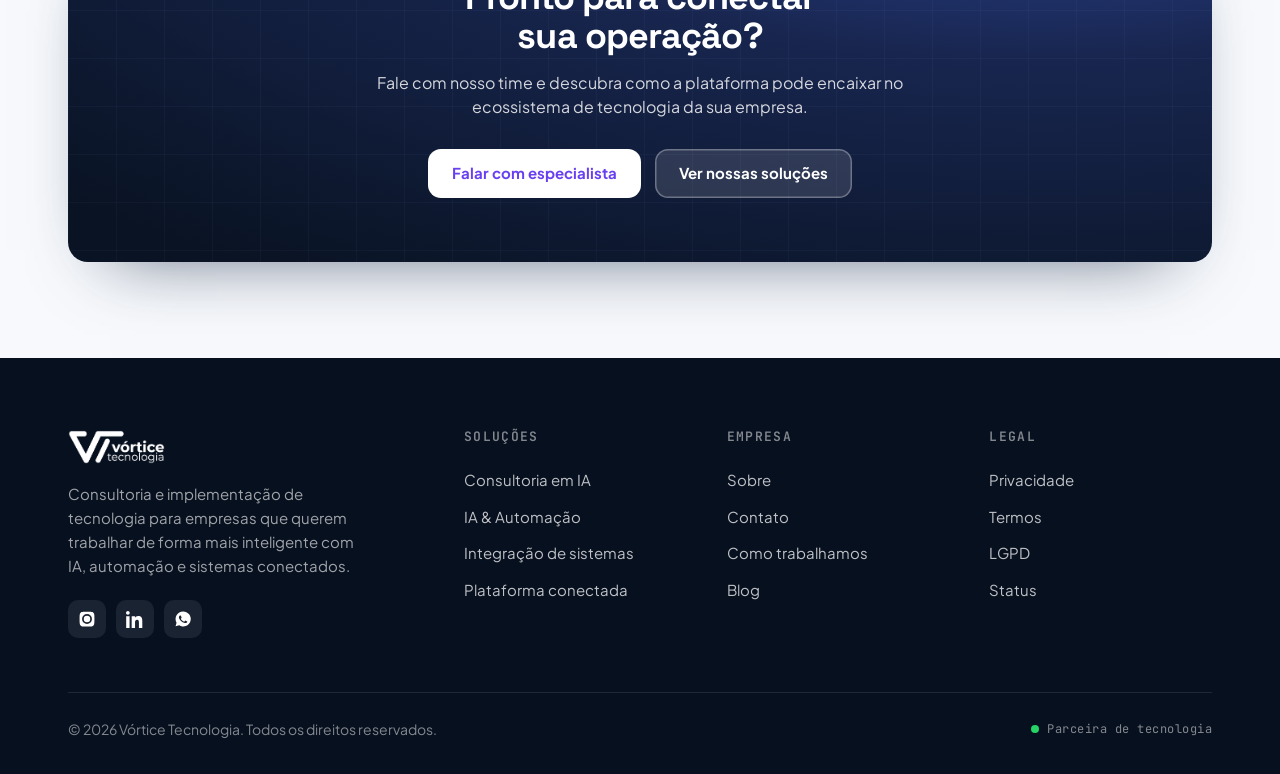
<file: crm.html>
<!DOCTYPE html>
<html lang="pt-BR">
<head>
<meta charset="UTF-8">
<meta name="viewport" content="width=device-width, initial-scale=1.0">
<title>Plataforma conectada — Vórtice Tecnologia</title>
<meta name="description" content="Uma plataforma conectada para centralizar atendimento, dados, colaboração e performance em uma operação de tecnologia mais inteligente.">
<link rel="preconnect" href="https://fonts.googleapis.com">
<link rel="preconnect" href="https://fonts.gstatic.com" crossorigin>
<link href="https://fonts.googleapis.com/css2?family=Plus+Jakarta+Sans:wght@400;500;600;700;800&family=Space+Grotesk:wght@400;500;600;700&family=JetBrains+Mono:wght@400;500;600&display=swap" rel="stylesheet">
<link rel="icon" href="favicon.ico" sizes="any">
<link rel="icon" href="assets/favicon-32.png" type="image/png" sizes="32x32">
<link rel="apple-touch-icon" href="assets/apple-touch-icon.png">
<link rel="manifest" href="site.webmanifest">
<meta name="theme-color" content="#4F00CB">
<link rel="stylesheet" href="css/site.css">

</head>
<body>

<!-- ============================ NAV ============================ -->
<header class="nav">
  <div class="nav-inner">
    <a href="/"><img src="assets/vortice-logo.png" alt="Vórtice Tecnologia" class="nav-logo"></a>
    <nav class="nav-links">
      <a href="/" data-en="Home">Início</a>
      <a href="ia" data-en="Solutions">Soluções</a>
      <a href="crm" data-en="Platform">Plataforma</a>
      <a href="automacoes" data-en="AI & Automation">IA & Automação</a>
      <a href="integracoes" data-en="Integrations">Integrações</a>
      <a href="sobre" data-en="Company">Sobre</a>
    </nav>
    <div class="nav-right">
      <div class="lang-toggle">
        <button data-lang="pt" class="on">PT</button>
        <button data-lang="en">EN</button>
      </div>
      <div class="nav-cta">
        <a href="https://app.vorticetecnologia.com.br" class="btn btn-ghost" data-en="Log in">Entrar</a>
        <a href="contato" class="btn btn-primary" data-en="Talk to a specialist">Falar com especialista</a>
      </div>
      <button class="nav-burger" aria-label="Menu"><span></span><span></span><span></span></button>
    </div>
  </div>
</header>
<div class="nav-mobile">
  <a href="/" data-en="Home">Início</a>
  <a href="ia" data-en="Solutions">Soluções</a>
  <a href="crm" data-en="Platform">Plataforma</a>
  <a href="automacoes" data-en="AI & Automation">IA & Automação</a>
  <a href="integracoes" data-en="Integrations">Integrações</a>
  <a href="sobre" data-en="Company">Sobre</a>
  <a href="contato" data-en="Contact">Contato</a>
  <a href="contato" class="btn btn-primary" data-en="Talk to a specialist">Falar com especialista</a>
</div>


<section class="page-hero">
  <div class="container">
    <div class="breadcrumb"><a href="/">Início</a> / <span data-en="Platform">Plataforma</span></div>
    <span class="kicker" data-en="Connected platform">Plataforma conectada</span>
    <h1 data-en="One connected environment for your operation">Um ambiente conectado para a sua operação</h1>
    <p class="lead" data-en="Bring conversations, workflows, dashboards and team collaboration together. The Vórtice platform turns operational complexity into visibility and action.">Reúna conversas, fluxos, dashboards e colaboração do time. A plataforma Vórtice transforma complexidade operacional em visibilidade e ação.</p>
    <div class="btn-row">
      <a href="contato" class="btn btn-primary btn-lg" data-en="Talk to a specialist">Falar com especialista</a>
      <a href="contato" class="btn btn-ghost btn-lg" data-en="Book a conversation">Agendar conversa</a>
    </div>
  </div>
</section>

<section class="section-sm">
  <div class="container">
    <div class="statstrip reveal">
      <div class="st"><b>360º</b><span data-en="view of the operation">visão da operação</span></div>
      <div class="st"><b>1</b><span data-en="connected environment">ambiente conectado</span></div>
      <div class="st"><b>∞</b><span data-en="ways to evolve">formas de evoluir</span></div>
    </div>
  </div>
</section>

<section class="section">
  <div class="container">
    <div class="split reveal">
      <div class="split-copy">
        <span class="kicker" data-en="Unified inbox">Caixa unificada</span>
        <h2 class="h-md" data-en="Every channel in a single inbox">Todos os canais numa caixa só</h2>
        <p class="lead" data-en="WhatsApp, Instagram and Messenger land in the same place, with smart routing, internal notes and quick replies. Agents stop juggling tabs and start resolving.">WhatsApp, Instagram e Messenger chegam no mesmo lugar, com roteamento inteligente, notas internas e respostas rápidas. Os atendentes param de alternar abas e começam a resolver.</p>
        <ul class="flist">
          <li><span class="ck">✓</span><span data-en="Smart distribution by team, queue or skill">Distribuição inteligente por time, fila ou habilidade</span></li>
          <li><span class="ck">✓</span><span data-en="Internal notes visible only to your team">Notas internas visíveis só para o seu time</span></li>
          <li><span class="ck">✓</span><span data-en="Saved replies and message templates">Respostas salvas e templates de mensagem</span></li>
        </ul>
      </div>
      <div class="split-media mock">
        <div class="mock-app">
          <div class="mock-bar"><span class="d" style="background:#FF5F57"></span><span class="d" style="background:#FEBC2E"></span><span class="d" style="background:#28C840"></span><span class="ttl">Inbox</span></div>
          <div class="mock-body">
            <div class="mock-list">
              <div class="lhead"><b data-en="Inbox">Caixa de entrada</b><span data-en="3 channels">3 canais</span></div>
              <div class="mrow sel"><div class="ic" style="background:#25D366">MA</div><div class="txt"><b>Marina Alves</b><i data-en="About the plans…">Sobre os planos…</i></div><span class="meta">2m</span></div>
              <div class="mrow"><div class="ic" style="background:linear-gradient(135deg,#F58529,#E1306C)">PL</div><div class="txt"><b>@pedro.lima</b><i data-en="Integration?">Integração?</i></div><span class="meta">5m</span></div>
              <div class="mrow"><div class="ic" style="background:#1A6BF4">JC</div><div class="txt"><b>Júlia Costa</b><i data-en="Done! 🎉">Fechado! 🎉</i></div><span class="meta">12m</span></div>
            </div>
            <div class="mock-chat">
              <span class="tag-auto" data-en="Internal note · only your team sees this">Nota interna · só seu time vê</span>
              <div class="bub them" data-en="Hi! About the plans 😊">Oi! Sobre os planos 😊</div>
              <div class="bub me" data-en="Hi Marina! I'll send the comparison now.">Oi, Marina! Já te mando o comparativo.</div>
            </div>
          </div>
        </div>
      </div>
    </div>
  </div>
</section>

<section class="section bg-soft">
  <div class="container">
    <div class="split rev reveal">
      <div class="split-copy">
        <span class="kicker" data-en="Visual pipeline">Pipeline visual</span>
        <h2 class="h-md" data-en="See exactly where each deal stands">Veja exatamente onde cada negócio está</h2>
        <p class="lead" data-en="A Kanban pipeline that mirrors your sales process. Drag cards between stages, set values and owners, schedule follow-ups and never let an opportunity go cold.">Um pipeline kanban que espelha o seu processo de vendas. Arraste cards entre etapas, defina valores e responsáveis, agende follow-ups e nunca deixe uma oportunidade esfriar.</p>
        <ul class="flist">
          <li><span class="ck">✓</span><span data-en="Custom stages and multiple pipelines">Etapas personalizáveis e múltiplos pipelines</span></li>
          <li><span class="ck">✓</span><span data-en="Values, tags and custom fields per deal">Valores, tags e campos personalizados por negócio</span></li>
          <li><span class="ck">✓</span><span data-en="Automatic follow-up reminders">Lembretes automáticos de follow-up</span></li>
        </ul>
      </div>
      <div class="split-media">
        <div class="kan">
          <div class="kcol"><div class="kh"><span><span class="kdot" style="background:#1A6BF4"></span><span data-en="New">Novo</span></span><span class="cnt">8</span></div>
            <div class="kcard"><div class="kt">Marina Alves</div><div class="kb"><span class="val">R$ 2.400</span><span class="av">MA</span></div></div>
            <div class="kcard"><div class="kt">@pedro.lima</div><div class="kb"><span class="val">R$ 980</span><span class="av">PL</span></div></div></div>
          <div class="kcol"><div class="kh"><span><span class="kdot" style="background:#F59E0B"></span><span data-en="Negotiating">Em negociação</span></span><span class="cnt">5</span></div>
            <div class="kcard"><div class="kt">Rafael Torres</div><div class="kb"><span class="val">R$ 7.200</span><span class="av">RT</span></div></div>
            <div class="kcard"><div class="kt">Caio Souza</div><div class="kb"><span class="val">R$ 12.5k</span><span class="av">CS</span></div></div></div>
          <div class="kcol"><div class="kh"><span><span class="kdot" style="background:#16A34A"></span><span data-en="Won">Ganho</span></span><span class="cnt">11</span></div>
            <div class="kcard"><div class="kt">Júlia Costa</div><div class="kb"><span class="val">R$ 4.900</span><span class="av">JC</span></div></div>
            <div class="kcard"><div class="kt">Lucas Vieira</div><div class="kb"><span class="val">R$ 3.300</span><span class="av">LV</span></div></div></div>
        </div>
      </div>
    </div>
  </div>
</section>

<section class="section">
  <div class="container">
    <div class="split reveal">
      <div class="split-copy">
        <span class="kicker" data-en="Team performance">Performance da equipe</span>
        <h2 class="h-md" data-en="Real-time dashboards for the whole operation">Dashboards em tempo real para toda a operação</h2>
        <p class="lead" data-en="Track response time, volume per agent, resolution rate and conversion — live. Spot bottlenecks before they cost a sale and recognize who's performing.">Acompanhe tempo de resposta, volume por atendente, taxa de resolução e conversão — ao vivo. Encontre gargalos antes que custem uma venda e reconheça quem performa.</p>
        <ul class="flist">
          <li><span class="ck">✓</span><span data-en="Live metrics, updated as it happens">Métricas ao vivo, atualizadas em tempo real</span></li>
          <li><span class="ck">✓</span><span data-en="Per-agent and per-team views">Visões por atendente e por equipe</span></li>
          <li><span class="ck">✓</span><span data-en="Exportable reports for management">Relatórios exportáveis para a gestão</span></li>
        </ul>
      </div>
      <div class="split-media">
        <div class="dash">
          <div class="dash-top"><b data-en="Performance · today">Performance · hoje</b><span class="live" data-en="live">ao vivo</span></div>
          <div class="dash-grid">
            <div class="dcell"><span class="dl" data-en="conversations">conversas</span><div class="dv">ao vivo</div><span class="dd" data-en="updated in real time">atualizado em tempo real</span><div class="dbars"><span style="height:40%"></span><span style="height:62%"></span><span style="height:50%"></span><span style="height:78%"></span><span style="height:66%"></span><span style="height:90%"></span></div></div>
            <div class="dcell"><span class="dl" data-en="operation view">visão da operação</span><div style="display:flex;align-items:center;gap:14px"><div class="ring" data-v="360º" style="--p:82%"></div><div><div class="dv" style="font-size:18px" data-en="connected">conectada</div><span class="dd" data-en="all context">todo o contexto</span></div></div></div>
            <div class="dcell"><span class="dl" data-en="response time">tempo de resposta</span><div class="dv" data-en="visible">visível</div><span class="dd" data-en="by channel and team">por canal e equipe</span></div>
            <div class="dcell"><span class="dl" data-en="active agents">atendentes ativos</span><div class="dv" data-en="in context">em contexto</div><span class="dd" data-en="with internal collaboration">com colaboração interna</span></div>
          </div>
        </div>
      </div>
    </div>
  </div>
</section>

<section class="section bg-soft">
  <div class="container">
    <div class="split rev reveal">
      <div class="split-copy">
        <span class="kicker" data-en="Internal chat & groups">Chat interno & grupos</span>
        <h2 class="h-md" data-en="Your team talks here — drop Teams and Slack">Seu time conversa aqui — dispense Teams e Slack</h2>
        <p class="lead" data-en="Built-in internal chat and groups. Discuss a customer right beside the conversation, create channels by team or project, and keep everything in one tool.">Chat interno e grupos integrados. Discuta um cliente ao lado da própria conversa, crie canais por equipe ou projeto e mantenha tudo numa ferramenta só.</p>
        <ul class="flist">
          <li><span class="ck">✓</span><span data-en="Groups by team, project or shift">Grupos por equipe, projeto ou turno</span></li>
          <li><span class="ck">✓</span><span data-en="Mention colleagues inside a ticket">Mencione colegas dentro do atendimento</span></li>
          <li><span class="ck">✓</span><span data-en="Files, reactions and threads">Arquivos, reações e tópicos</span></li>
        </ul>
      </div>
      <div class="split-media">
        <div class="groups">
          <div class="gtop"><div class="gav">#</div><div><b data-en="# sales-team">#time-vendas</b><span data-en="6 online">6 online</span></div></div>
          <div class="gmsgs">
            <div class="gmsg"><div class="ga" style="background:#1A6BF4">AL</div><div class="gc"><b>Ana Lima</b><p data-en="Marina is ready to close — who sends the contract?">A Marina tá pronta pra fechar — quem manda o contrato?</p></div></div>
            <div class="gmsg"><div class="ga" style="background:#16A34A">BR</div><div class="gc"><b>Bruno R.</b><p data-en="On it 👍">Pode deixar 👍</p></div></div>
            <div class="gmsg"><div class="ga" style="background:#E1306C">CM</div><div class="gc"><b>Carla M.</b><p data-en="3rd deal today 🚀">3º fechamento hoje 🚀</p></div></div>
          </div>
        </div>
      </div>
    </div>
  </div>
</section>


<!-- CTA -->
<section class="section">
  <div class="container">
    <div class="cta-band reveal">
      <h2 data-en-html="Ready to connect<br>your operation?">Pronto para conectar<br>sua operação?</h2>
      <p data-en="Talk to our team and discover how the platform can fit into your technology ecosystem.">Fale com nosso time e descubra como a plataforma pode encaixar no ecossistema de tecnologia da sua empresa.</p>
      <div class="btn-row">
        <a href="contato" class="btn btn-lg" style="background:#fff;color:var(--violet)"><span data-en="Talk to a specialist">Falar com especialista</span></a>
        <a href="ia" class="btn btn-lg" style="background:rgba(255,255,255,.12);color:#fff;box-shadow:inset 0 0 0 1.5px rgba(255,255,255,.3)"><span data-en="See our solutions">Ver nossas soluções</span></a>
      </div>
    </div>
  </div>
</section>

<!-- ============================ FOOTER ============================ -->
<footer class="footer">
  <div class="container">
    <div class="footer-top">
      <div class="footer-brand">
        <img src="assets/vortice-logo-white.png" alt="Vórtice Tecnologia">
        <p data-en="Technology consulting and implementation for businesses that want to work smarter with AI, automation and connected systems.">Consultoria e implementação de tecnologia para empresas que querem trabalhar de forma mais inteligente com IA, automação e sistemas conectados.</p>
        <div class="footer-soc">
          <a href="https://www.instagram.com/vorticevt/" target="_blank" rel="noopener noreferrer" aria-label="Instagram"><svg viewBox="0 0 24 24"><path d="M12 2.2c3.2 0 3.6 0 4.9.1 1.2.1 1.8.3 2.2.4.6.2 1 .5 1.4.9.4.4.7.8.9 1.4.1.4.3 1 .4 2.2.1 1.3.1 1.7.1 4.9s0 3.6-.1 4.9c-.1 1.2-.3 1.8-.4 2.2-.2.6-.5 1-.9 1.4-.4.4-.8.7-1.4.9-.4.1-1 .3-2.2.4-1.3.1-1.7.1-4.9.1s-3.6 0-4.9-.1c-1.2-.1-1.8-.3-2.2-.4-.6-.2-1-.5-1.4-.9-.4-.4-.7-.8-.9-1.4-.1-.4-.3-1-.4-2.2-.1-1.3-.1-1.7-.1-4.9s0-3.6.1-4.9c.1-1.2.3-1.8.4-2.2.2-.6.5-1 .9-1.4.4-.4.8-.7 1.4-.9.4-.1 1-.3 2.2-.4 1.3-.1 1.7-.1 4.9-.1Zm0 3.2A6.6 6.6 0 1 0 18.6 12 6.6 6.6 0 0 0 12 5.4Zm0 10.9A4.3 4.3 0 1 1 16.3 12 4.3 4.3 0 0 1 12 16.3Zm6.8-11.2a1.5 1.5 0 1 1-1.5-1.5 1.5 1.5 0 0 1 1.5 1.5Z"/></svg></a>
          <a href="https://www.linkedin.com/company/v%C3%B3rtice-tecnologia-estrat%C3%A9gia-comercial/posts/?feedView=all" target="_blank" rel="noopener noreferrer" aria-label="LinkedIn"><svg viewBox="0 0 24 24"><path d="M4.98 3.5A2.5 2.5 0 1 1 0 3.5a2.5 2.5 0 0 1 4.98 0ZM.25 8.25h4.5V24h-4.5V8.25Zm7.5 0h4.3v2.15h.06c.6-1.13 2.06-2.32 4.24-2.32 4.54 0 5.38 2.99 5.38 6.87V24h-4.5v-7.2c0-1.72-.03-3.93-2.4-3.93-2.4 0-2.77 1.87-2.77 3.8V24h-4.5V8.25Z"/></svg></a>
          <a href="https://wa.me/5511945479989?text=Ol%C3%A1%21%20Vim%20pelo%20site%20da%20V%C3%B3rtice%20e%20gostaria%20de%20saber%20mais%20sobre%20a%20plataforma." target="_blank" rel="noopener noreferrer" aria-label="WhatsApp"><svg viewBox="0 0 24 24"><path d="M12 2a10 10 0 0 0-8.6 15l-1.3 4.7 4.8-1.3A10 10 0 1 0 12 2Zm5.5 14.2c-.2.6-1.3 1.2-1.8 1.2-.5.1-1 .2-3.3-.7-2.8-1.1-4.5-3.9-4.7-4.1-.1-.2-1.1-1.4-1.1-2.7 0-1.3.7-1.9.9-2.2.2-.2.5-.3.7-.3h.5c.2 0 .4 0 .6.5.2.5.7 1.8.8 1.9 0 .1.1.3 0 .5-.3.6-.6.8-.8 1-.1.2-.3.3-.1.6.2.3.8 1.3 1.7 2.1 1.2 1 2.1 1.4 2.4 1.5.2.1.4.1.6-.1.2-.2.7-.8.9-1.1.2-.3.4-.2.6-.1.2.1 1.5.7 1.7.8.2.1.4.2.5.3 0 .1 0 .6-.2 1.2Z"/></svg></a>
        </div>
      </div>
      <div class="footer-col">
        <h4 data-en="Solutions">Soluções</h4>
        <a href="ia" data-en="AI consulting">Consultoria em IA</a>
        <a href="automacoes" data-en="AI & automation">IA & Automação</a>
        <a href="integracoes" data-en="Systems integration">Integração de sistemas</a>
        <a href="crm" data-en="Connected platform">Plataforma conectada</a>
      </div>
      <div class="footer-col">
        <h4 data-en="Company">Empresa</h4>
        <a href="sobre" data-en="About">Sobre</a>
        <a href="contato" data-en="Contact">Contato</a>
        <a href="ia" data-en="How we work">Como trabalhamos</a>
        <a href="https://blog.vorticetecnologia.com.br" data-en="Blog">Blog</a>
      </div>
      <div class="footer-col">
        <h4 data-en="Legal">Legal</h4>
        <a href="#" data-en="Privacy">Privacidade</a>
        <a href="#" data-en="Terms">Termos</a>
        <a href="#" data-en="LGPD">LGPD</a>
        <a href="#" data-en="Status">Status</a>
      </div>
    </div>
    <div class="footer-bot">
      <span>© 2026 Vórtice Tecnologia. <span data-en="All rights reserved.">Todos os direitos reservados.</span></span>
      <span class="badge"><span class="dot" style="width:8px;height:8px;border-radius:50%;background:#25D366;display:inline-block"></span><span data-en="Technology partner">Parceira de tecnologia</span></span>
    </div>
  </div>
</footer>

<script src="js/site.js"></script>
</body>
</html>
</file>
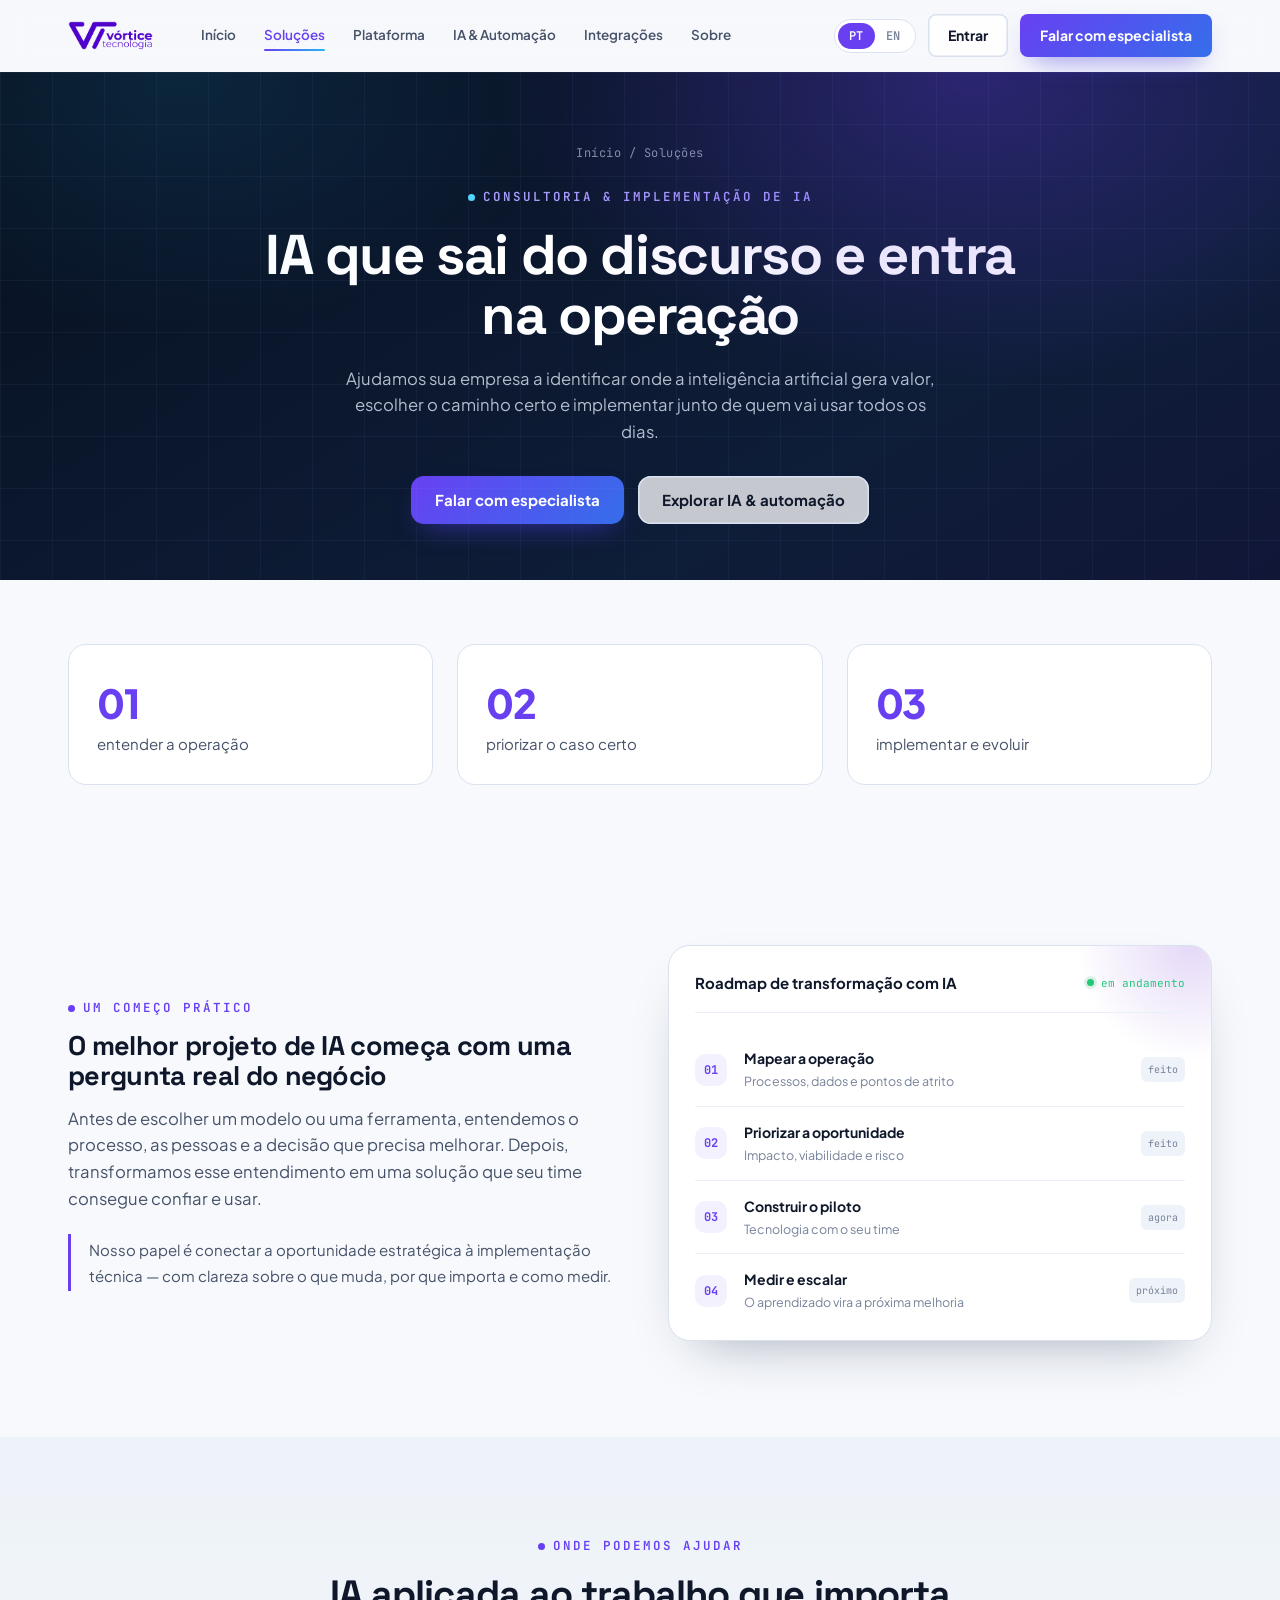
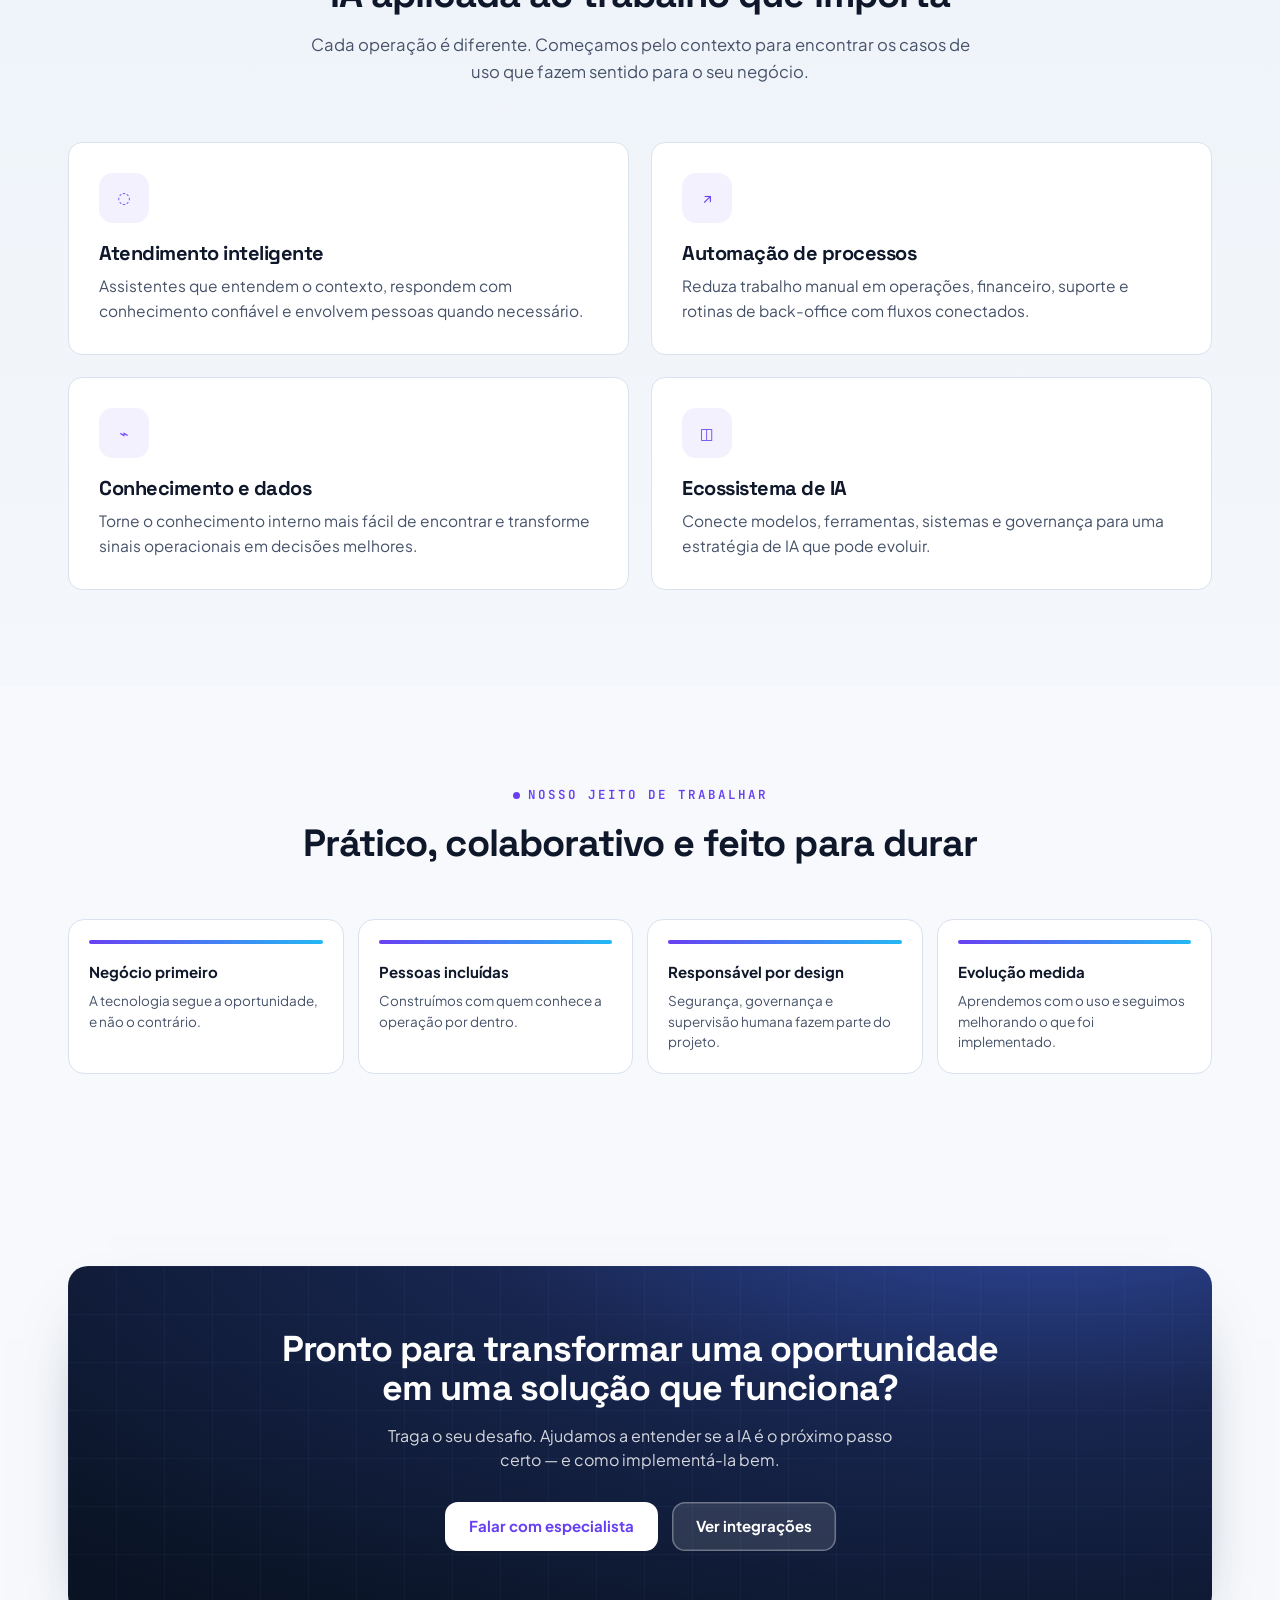
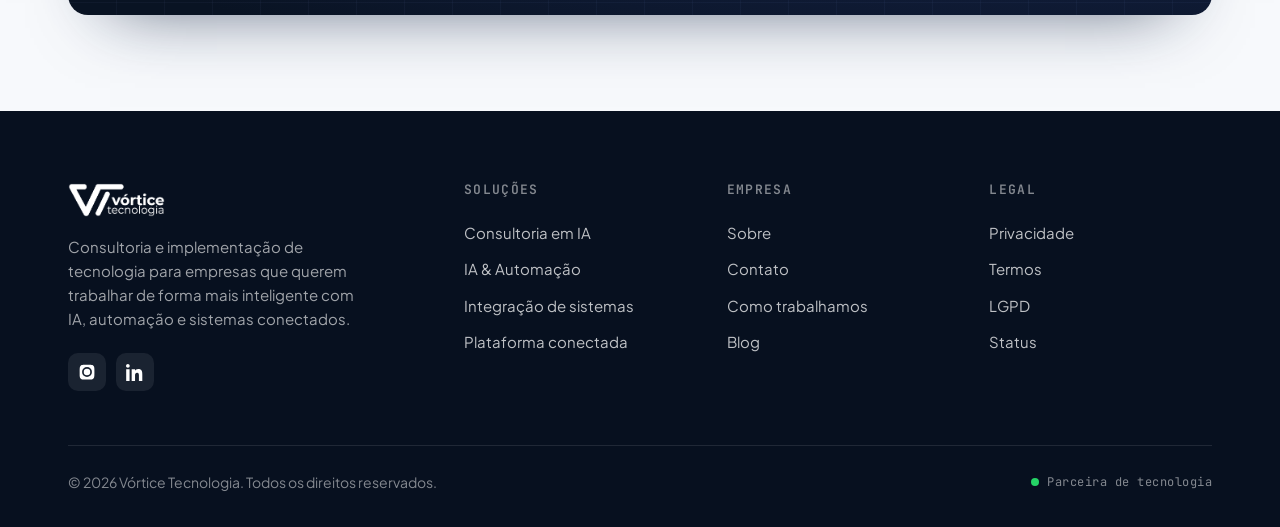
<file: ia.html>
<!DOCTYPE html>
<html lang="pt-BR">
<head>
<meta charset="UTF-8">
<meta name="viewport" content="width=device-width, initial-scale=1.0">
<title>Consultoria e implementação de IA — Vórtice Tecnologia</title>
<meta name="description" content="Da estratégia à implementação: consultoria em inteligência artificial, automação e integração para transformar desafios reais em soluções que funcionam.">
<link rel="preconnect" href="https://fonts.googleapis.com">
<link rel="preconnect" href="https://fonts.gstatic.com" crossorigin>
<link href="https://fonts.googleapis.com/css2?family=Plus+Jakarta+Sans:wght@400;500;600;700;800&family=Space+Grotesk:wght@400;500;600;700&family=JetBrains+Mono:wght@400;500;600&display=swap" rel="stylesheet">
<link rel="icon" href="favicon.ico" sizes="any">
<link rel="icon" href="assets/favicon-32.png" type="image/png" sizes="32x32">
<link rel="apple-touch-icon" href="assets/apple-touch-icon.png">
<link rel="manifest" href="site.webmanifest">
<meta name="theme-color" content="#4F00CB">
<link rel="stylesheet" href="css/site.css">
<style>
.ai-roadmap{background:#fff;border:1px solid var(--line);border-radius:22px;padding:26px;box-shadow:var(--shadow);position:relative;overflow:hidden;}
.ai-roadmap::after{content:"";position:absolute;width:240px;height:240px;border-radius:50%;right:-100px;top:-120px;background:radial-gradient(circle,rgba(79,0,203,.15),transparent 68%);pointer-events:none;}
.ai-roadmap-head{display:flex;align-items:center;justify-content:space-between;border-bottom:1px solid var(--line-2);padding-bottom:18px;margin-bottom:20px;position:relative;z-index:1;}
.ai-roadmap-head b{font-size:15px;}
.ai-roadmap-head span{font-family:var(--mono);font-size:11px;color:var(--green);display:inline-flex;align-items:center;gap:7px;}
.ai-roadmap-head span::before{content:"";width:7px;height:7px;border-radius:50%;background:var(--green);box-shadow:0 0 0 3px rgba(22,163,74,.14);}
.ai-step{display:grid;grid-template-columns:36px 1fr auto;align-items:center;gap:13px;padding:15px 0;border-bottom:1px solid var(--line-2);position:relative;z-index:1;}
.ai-step:last-child{border-bottom:0;padding-bottom:2px;}
.ai-step .num{width:32px;height:32px;border-radius:10px;background:var(--violet-50);color:var(--violet);font-family:var(--mono);font-size:12px;font-weight:700;display:grid;place-items:center;}
.ai-step b{font-size:14px;display:block;margin-bottom:3px;}
.ai-step p{font-size:12.5px;color:var(--ink-3);margin:0;}
.ai-step .status{font-family:var(--mono);font-size:10px;color:var(--ink-3);background:var(--bg-soft);border-radius:6px;padding:5px 7px;white-space:nowrap;}
.ai-pillars{display:grid;grid-template-columns:repeat(4,1fr);gap:14px;}
.ai-pillar{border:1px solid var(--line);border-radius:16px;background:#fff;padding:20px;}
.ai-pillar b{display:block;font-size:15px;margin-bottom:7px;}
.ai-pillar p{font-size:13.5px;line-height:1.55;color:var(--ink-2);}
.ai-pillar .bar{height:4px;border-radius:99px;background:linear-gradient(90deg,var(--violet),var(--blue));margin-bottom:17px;}
.ai-note{border-left:3px solid var(--violet);padding:3px 0 3px 18px;color:var(--ink-2);font-size:15px;line-height:1.7;}
@media(max-width:860px){.ai-pillars{grid-template-columns:repeat(2,1fr);}}
@media(max-width:560px){.ai-roadmap{padding:20px 18px;}.ai-step{grid-template-columns:32px 1fr;}.ai-step .status{grid-column:2;justify-self:start;margin-top:-7px;}.ai-pillars{grid-template-columns:1fr;}}
</style>
</head>
<body>

<header class="nav">
  <div class="nav-inner">
    <a href="/"><img src="assets/vortice-logo.png" alt="Vórtice Tecnologia" class="nav-logo"></a>
    <nav class="nav-links">
      <a href="/" data-en="Home">Início</a>
      <a href="ia" data-en="Solutions">Soluções</a>
      <a href="crm" data-en="Platform">Plataforma</a>
      <a href="automacoes" data-en="AI & Automation">IA & Automação</a>
      <a href="integracoes" data-en="Integrations">Integrações</a>
      <a href="sobre" data-en="Company">Sobre</a>
    </nav>
    <div class="nav-right">
      <div class="lang-toggle"><button data-lang="pt" class="on">PT</button><button data-lang="en">EN</button></div>
      <div class="nav-cta">
        <a href="https://app.vorticetecnologia.com.br" class="btn btn-ghost" data-en="Log in">Entrar</a>
        <a href="contato" class="btn btn-primary" data-en="Talk to a specialist">Falar com especialista</a>
      </div>
      <button class="nav-burger" aria-label="Menu"><span></span><span></span><span></span></button>
    </div>
  </div>
</header>
<div class="nav-mobile">
  <a href="/" data-en="Home">Início</a>
  <a href="ia" data-en="Solutions">Soluções</a>
  <a href="crm" data-en="Platform">Plataforma</a>
  <a href="automacoes" data-en="AI & Automation">IA & Automação</a>
  <a href="integracoes" data-en="Integrations">Integrações</a>
  <a href="sobre" data-en="Company">Sobre</a>
  <a href="contato" data-en="Contact">Contato</a>
  <a href="contato" class="btn btn-primary" data-en="Talk to a specialist">Falar com especialista</a>
</div>

<section class="page-hero">
  <div class="container">
    <div class="breadcrumb"><a href="/">Início</a> / <span data-en="Solutions">Soluções</span></div>
    <span class="kicker" data-en="AI consulting & implementation">Consultoria & implementação de IA</span>
    <h1 data-en="AI that moves from conversation to operation">IA que sai do discurso e entra na operação</h1>
    <p class="lead" data-en="We help your company identify where artificial intelligence creates value, choose the right path and implement it with the people who will use it every day.">Ajudamos sua empresa a identificar onde a inteligência artificial gera valor, escolher o caminho certo e implementar junto de quem vai usar todos os dias.</p>
    <div class="btn-row">
      <a href="contato" class="btn btn-primary btn-lg" data-en="Talk to a specialist">Falar com especialista</a>
      <a href="automacoes" class="btn btn-ghost btn-lg" data-en="Explore AI & automation">Explorar IA & automação</a>
    </div>
  </div>
</section>

<section class="section-sm">
  <div class="container">
    <div class="statstrip reveal">
      <div class="st"><b>01</b><span data-en="understand the operation">entender a operação</span></div>
      <div class="st"><b>02</b><span data-en="prioritize the right use case">priorizar o caso certo</span></div>
      <div class="st"><b>03</b><span data-en="implement and evolve">implementar e evoluir</span></div>
    </div>
  </div>
</section>

<section class="section">
  <div class="container">
    <div class="split reveal">
      <div class="split-copy">
        <span class="kicker" data-en="A practical starting point">Um começo prático</span>
        <h2 class="h-md" data-en="The best AI project starts with a real business question">O melhor projeto de IA começa com uma pergunta real do negócio</h2>
        <p class="lead" data-en="Before choosing a model or a tool, we understand the process, the people and the decision that needs to become better. Then we turn that understanding into a solution your team can trust and use.">Antes de escolher um modelo ou uma ferramenta, entendemos o processo, as pessoas e a decisão que precisa melhorar. Depois, transformamos esse entendimento em uma solução que seu time consegue confiar e usar.</p>
        <p class="ai-note" data-en="Our role is to connect the strategic opportunity to the technical implementation — with clarity about what changes, why it matters and how to measure it.">Nosso papel é conectar a oportunidade estratégica à implementação técnica — com clareza sobre o que muda, por que importa e como medir.</p>
      </div>
      <div class="split-media">
        <div class="ai-roadmap">
          <div class="ai-roadmap-head"><b data-en="AI transformation roadmap">Roadmap de transformação com IA</b><span data-en="in progress">em andamento</span></div>
          <div class="ai-step"><span class="num">01</span><div><b data-en="Map the operation">Mapear a operação</b><p data-en="Processes, data and friction points">Processos, dados e pontos de atrito</p></div><span class="status" data-en="done">feito</span></div>
          <div class="ai-step"><span class="num">02</span><div><b data-en="Prioritize the opportunity">Priorizar a oportunidade</b><p data-en="Impact, feasibility and risk">Impacto, viabilidade e risco</p></div><span class="status" data-en="done">feito</span></div>
          <div class="ai-step"><span class="num">03</span><div><b data-en="Build the pilot">Construir o piloto</b><p data-en="Technology with your team">Tecnologia com o seu time</p></div><span class="status" data-en="now">agora</span></div>
          <div class="ai-step"><span class="num">04</span><div><b data-en="Measure and scale">Medir e escalar</b><p data-en="Learning becomes the next improvement">O aprendizado vira a próxima melhoria</p></div><span class="status" data-en="next">próximo</span></div>
        </div>
      </div>
    </div>
  </div>
</section>

<section class="section bg-soft">
  <div class="container">
    <div class="section-head reveal">
      <span class="kicker" data-en="Where we can help">Onde podemos ajudar</span>
      <h2 class="h-lg" data-en="AI applied to the work that matters">IA aplicada ao trabalho que importa</h2>
      <p class="lead" data-en="Every operation is different. We start with the context to find the use cases that make sense for your business.">Cada operação é diferente. Começamos pelo contexto para encontrar os casos de uso que fazem sentido para o seu negócio.</p>
    </div>
    <div class="grid g-2 reveal">
      <div class="fcard"><div class="ficon">◌</div><h3 data-en="Intelligent service">Atendimento inteligente</h3><p data-en="Assistants that understand context, answer with reliable knowledge and involve people when needed.">Assistentes que entendem o contexto, respondem com conhecimento confiável e envolvem pessoas quando necessário.</p></div>
      <div class="fcard"><div class="ficon">↗</div><h3 data-en="Process automation">Automação de processos</h3><p data-en="Reduce manual work in operations, finance, support and back-office routines with connected workflows.">Reduza trabalho manual em operações, financeiro, suporte e rotinas de back-office com fluxos conectados.</p></div>
      <div class="fcard"><div class="ficon">⌁</div><h3 data-en="Knowledge and data">Conhecimento e dados</h3><p data-en="Make internal knowledge easier to find and turn operational signals into better decisions.">Torne o conhecimento interno mais fácil de encontrar e transforme sinais operacionais em decisões melhores.</p></div>
      <div class="fcard"><div class="ficon">◫</div><h3 data-en="AI ecosystem">Ecossistema de IA</h3><p data-en="Connect the right models, tools, systems and governance for an AI strategy that can evolve.">Conecte modelos, ferramentas, sistemas e governança para uma estratégia de IA que pode evoluir.</p></div>
    </div>
  </div>
</section>

<section class="section">
  <div class="container">
    <div class="section-head reveal">
      <span class="kicker" data-en="Our way of working">Nosso jeito de trabalhar</span>
      <h2 class="h-lg" data-en="Practical, collaborative and built to last">Prático, colaborativo e feito para durar</h2>
    </div>
    <div class="ai-pillars reveal">
      <div class="ai-pillar"><div class="bar"></div><b data-en="Business first">Negócio primeiro</b><p data-en="Technology follows the opportunity, not the other way around.">A tecnologia segue a oportunidade, e não o contrário.</p></div>
      <div class="ai-pillar"><div class="bar"></div><b data-en="People included">Pessoas incluídas</b><p data-en="We build with the team that knows the operation from the inside.">Construímos com quem conhece a operação por dentro.</p></div>
      <div class="ai-pillar"><div class="bar"></div><b data-en="Responsible by design">Responsável por design</b><p data-en="Security, governance and human oversight are part of the project.">Segurança, governança e supervisão humana fazem parte do projeto.</p></div>
      <div class="ai-pillar"><div class="bar"></div><b data-en="Evolution measured">Evolução medida</b><p data-en="We learn from use and keep improving what was implemented.">Aprendemos com o uso e seguimos melhorando o que foi implementado.</p></div>
    </div>
  </div>
</section>

<section class="section">
  <div class="container">
    <div class="cta-band reveal">
      <h2 data-en-html="Ready to turn an opportunity<br>into a working solution?">Pronto para transformar uma oportunidade<br>em uma solução que funciona?</h2>
      <p data-en="Bring your challenge. We will help you understand whether AI is the right next step — and how to implement it well.">Traga o seu desafio. Ajudamos a entender se a IA é o próximo passo certo — e como implementá-la bem.</p>
      <div class="btn-row">
        <a href="contato" class="btn btn-lg" style="background:#fff;color:var(--violet)" data-en="Talk to a specialist">Falar com especialista</a>
        <a href="integracoes" class="btn btn-lg" style="background:rgba(255,255,255,.12);color:#fff;box-shadow:inset 0 0 0 1.5px rgba(255,255,255,.3)" data-en="See integrations">Ver integrações</a>
      </div>
    </div>
  </div>
</section>

<footer class="footer">
  <div class="container">
    <div class="footer-top">
      <div class="footer-brand">
        <img src="assets/vortice-logo-white.png" alt="Vórtice Tecnologia">
        <p data-en="Technology consulting and implementation for businesses that want to work smarter with AI, automation and connected systems.">Consultoria e implementação de tecnologia para empresas que querem trabalhar de forma mais inteligente com IA, automação e sistemas conectados.</p>
        <div class="footer-soc">
          <a href="https://www.instagram.com/vorticevt/" target="_blank" rel="noopener noreferrer" aria-label="Instagram"><svg viewBox="0 0 24 24"><path d="M12 2.2c3.2 0 3.6 0 4.9.1 1.2.1 1.8.3 2.2.4.6.2 1 .5 1.4.9.4.4.7.8.9 1.4.1.4.3 1 .4 2.2.1 1.3.1 1.7.1 4.9s0 3.6-.1 4.9c-.1 1.2-.3 1.8-.4 2.2-.2.6-.5 1-.9 1.4-.4.4-.8.7-1.4.9-.4.1-1 .3-2.2.4-1.3.1-1.7.1-4.9.1s-3.6 0-4.9-.1c-1.2-.1-1.8-.3-2.2-.4-.6-.2-1-.5-1.4-.9-.4-.4-.7-.8-.9-1.4-.1-.4-.3-1-.4-2.2C2.2 15.6 2.2 15.2 2.2 12s0-3.6.1-4.9c.1-1.2.3-1.8.4-2.2.2-.6.5-1 .9-1.4.4-.4.8-.7 1.4-.9.4-.1 1-.3 2.2-.4C8.4 2.2 8.8 2.2 12 2.2Zm0 3.2A6.6 6.6 0 1 0 18.6 12 6.6 6.6 0 0 0 12 5.4Zm0 10.9A4.3 4.3 0 1 1 16.3 12 4.3 4.3 0 0 1 12 16.3Zm6.8-11.2a1.5 1.5 0 1 1-1.5-1.5 1.5 1.5 0 0 1 1.5 1.5Z"/></svg></a>
          <a href="https://www.linkedin.com/company/v%C3%B3rtice-tecnologia-estrat%C3%A9gia-comercial/posts/?feedView=all" target="_blank" rel="noopener noreferrer" aria-label="LinkedIn"><svg viewBox="0 0 24 24"><path d="M4.98 3.5A2.5 2.5 0 1 1 0 3.5a2.5 2.5 0 0 1 4.98 0ZM.25 8.25h4.5V24h-4.5V8.25Zm7.5 0h4.3v2.15h.06c.6-1.13 2.06-2.32 4.24-2.32 4.54 0 5.38 2.99 5.38 6.87V24h-4.5v-7.2c0-1.72-.03-3.93-2.4-3.93-2.4 0-2.77 1.87-2.77 3.8V24h-4.5V8.25Z"/></svg></a>
        </div>
      </div>
      <div class="footer-col"><h4 data-en="Solutions">Soluções</h4><a href="ia" data-en="AI consulting">Consultoria em IA</a><a href="automacoes" data-en="AI & automation">IA & Automação</a><a href="integracoes" data-en="Systems integration">Integração de sistemas</a><a href="crm" data-en="Connected platform">Plataforma conectada</a></div>
      <div class="footer-col"><h4 data-en="Company">Empresa</h4><a href="sobre" data-en="About">Sobre</a><a href="contato" data-en="Contact">Contato</a><a href="ia" data-en="How we work">Como trabalhamos</a><a href="https://blog.vorticetecnologia.com.br" data-en="Blog">Blog</a></div>
      <div class="footer-col"><h4 data-en="Legal">Legal</h4><a href="#" data-en="Privacy">Privacidade</a><a href="#" data-en="Terms">Termos</a><a href="#" data-en="LGPD">LGPD</a><a href="#" data-en="Status">Status</a></div>
    </div>
    <div class="footer-bot"><span>© 2026 Vórtice Tecnologia. <span data-en="All rights reserved.">Todos os direitos reservados.</span></span><span class="badge"><span class="dot" style="width:8px;height:8px;border-radius:50%;background:#25D366;display:inline-block"></span><span data-en="Technology partner">Parceira de tecnologia</span></span></div>
  </div>
</footer>
<script src="js/site.js"></script>
</body>
</html>
</file>
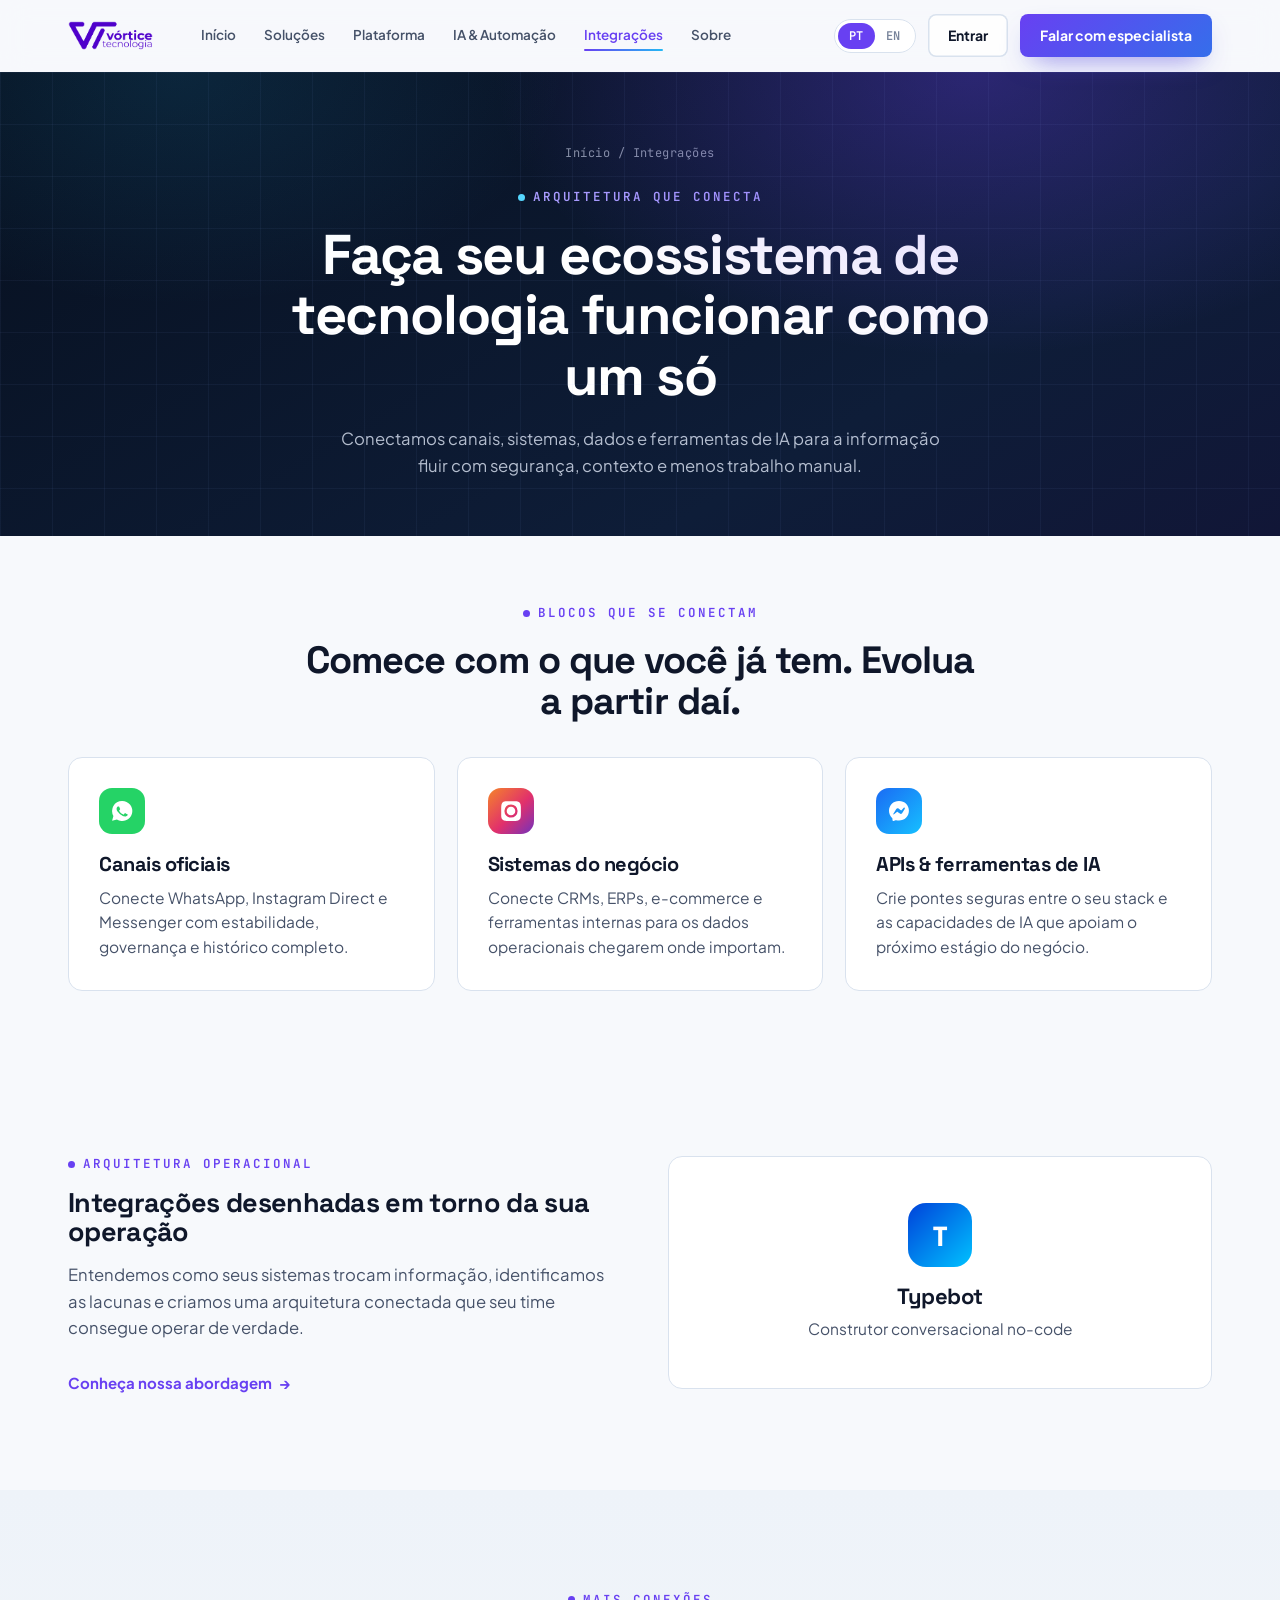
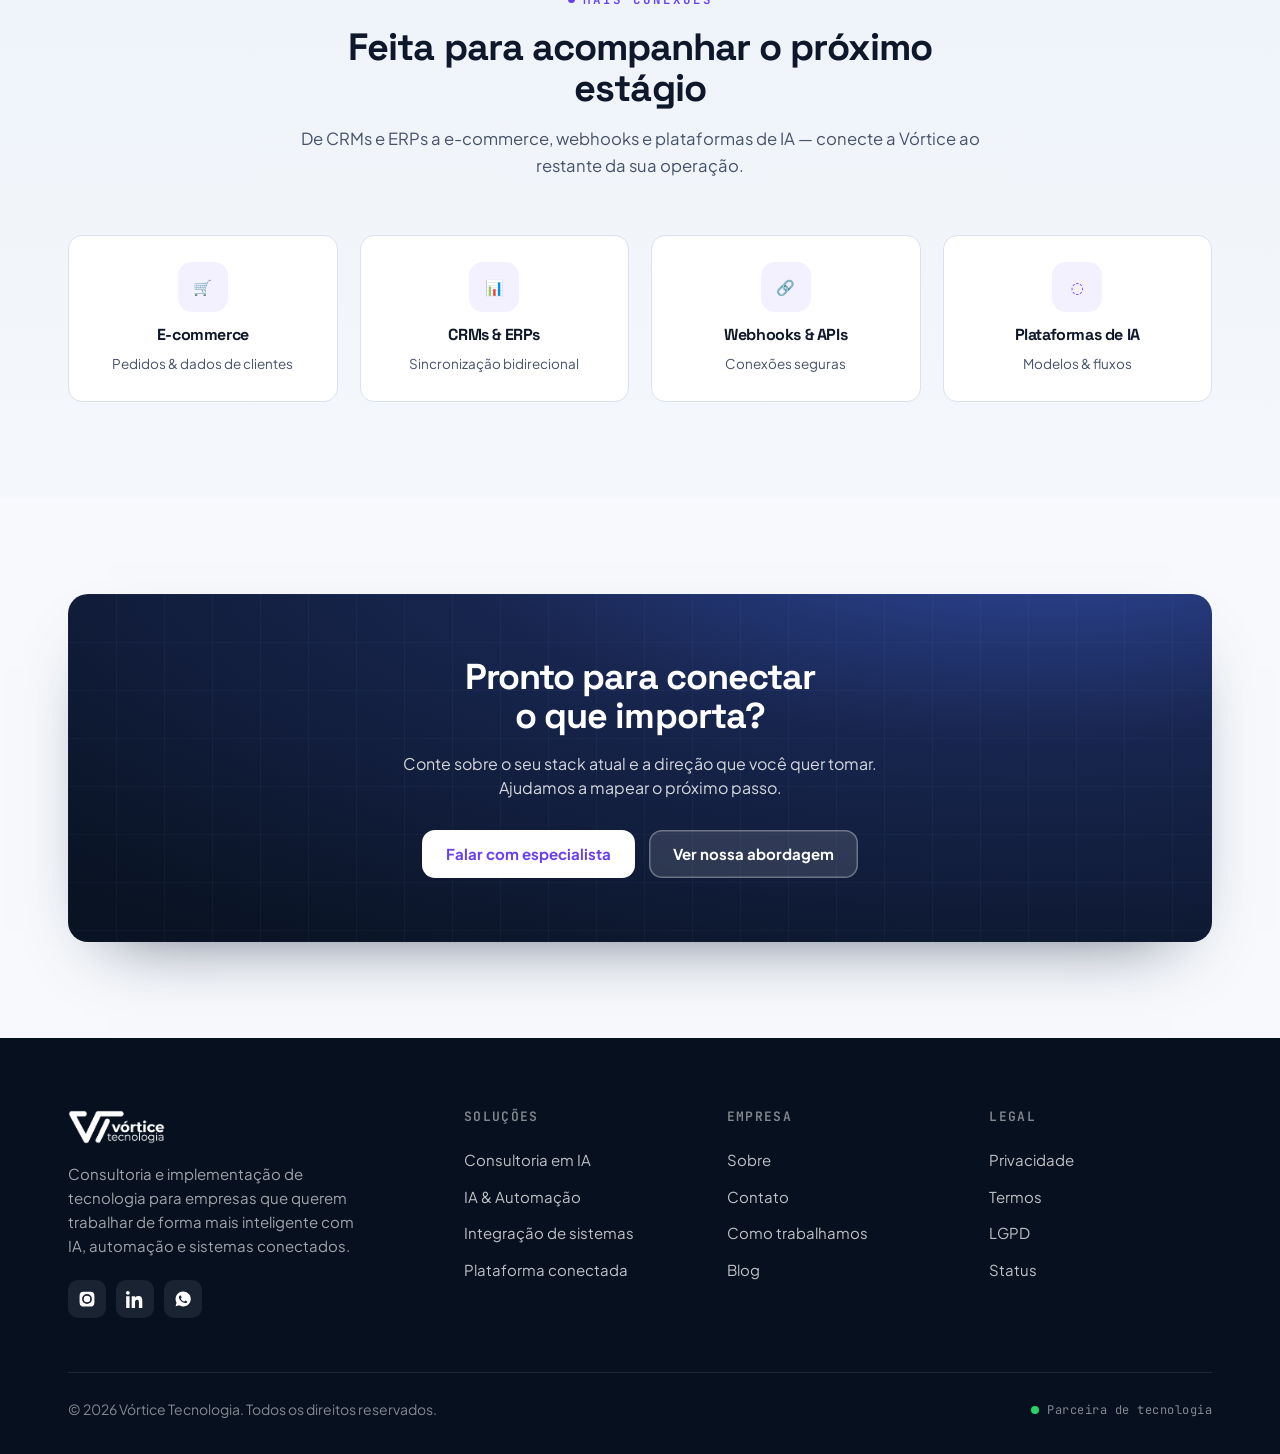
<file: integracoes.html>
<!DOCTYPE html>
<html lang="pt-BR">
<head>
<meta charset="UTF-8">
<meta name="viewport" content="width=device-width, initial-scale=1.0">
<title>Integrações e arquitetura — Vórtice Tecnologia</title>
<meta name="description" content="Integrações entre canais, CRMs, ERPs, APIs e ferramentas de IA para conectar dados e operações de ponta a ponta.">
<link rel="preconnect" href="https://fonts.googleapis.com">
<link rel="preconnect" href="https://fonts.gstatic.com" crossorigin>
<link href="https://fonts.googleapis.com/css2?family=Plus+Jakarta+Sans:wght@400;500;600;700;800&family=Space+Grotesk:wght@400;500;600;700&family=JetBrains+Mono:wght@400;500;600&display=swap" rel="stylesheet">
<link rel="icon" href="favicon.ico" sizes="any">
<link rel="icon" href="assets/favicon-32.png" type="image/png" sizes="32x32">
<link rel="apple-touch-icon" href="assets/apple-touch-icon.png">
<link rel="manifest" href="site.webmanifest">
<meta name="theme-color" content="#4F00CB">
<link rel="stylesheet" href="css/site.css">

</head>
<body>

<!-- ============================ NAV ============================ -->
<header class="nav">
  <div class="nav-inner">
    <a href="/"><img src="assets/vortice-logo.png" alt="Vórtice Tecnologia" class="nav-logo"></a>
    <nav class="nav-links">
      <a href="/" data-en="Home">Início</a>
      <a href="ia" data-en="Solutions">Soluções</a>
      <a href="crm" data-en="Platform">Plataforma</a>
      <a href="automacoes" data-en="AI & Automation">IA & Automação</a>
      <a href="integracoes" data-en="Integrations">Integrações</a>
      <a href="sobre" data-en="Company">Sobre</a>
    </nav>
    <div class="nav-right">
      <div class="lang-toggle">
        <button data-lang="pt" class="on">PT</button>
        <button data-lang="en">EN</button>
      </div>
      <div class="nav-cta">
        <a href="https://app.vorticetecnologia.com.br" class="btn btn-ghost" data-en="Log in">Entrar</a>
        <a href="contato" class="btn btn-primary" data-en="Talk to a specialist">Falar com especialista</a>
      </div>
      <button class="nav-burger" aria-label="Menu"><span></span><span></span><span></span></button>
    </div>
  </div>
</header>
<div class="nav-mobile">
  <a href="/" data-en="Home">Início</a>
  <a href="ia" data-en="Solutions">Soluções</a>
  <a href="crm" data-en="Platform">Plataforma</a>
  <a href="automacoes" data-en="AI & Automation">IA & Automação</a>
  <a href="integracoes" data-en="Integrations">Integrações</a>
  <a href="sobre" data-en="Company">Sobre</a>
  <a href="contato" data-en="Contact">Contato</a>
  <a href="contato" class="btn btn-primary" data-en="Talk to a specialist">Falar com especialista</a>
</div>


<section class="page-hero">
  <div class="container">
    <div class="breadcrumb"><a href="/">Início</a> / <span data-en="Integrations">Integrações</span></div>
    <span class="kicker" data-en="Architecture that connects">Arquitetura que conecta</span>
    <h1 data-en="Make your technology ecosystem work as one">Faça seu ecossistema de tecnologia funcionar como um só</h1>
    <p class="lead" data-en="We connect channels, systems, data and AI tools so information flows with security, context and less manual work.">Conectamos canais, sistemas, dados e ferramentas de IA para a informação fluir com segurança, contexto e menos trabalho manual.</p>
  </div>
</section>

<section class="section-sm">
  <div class="container">
    <div class="section-head reveal" style="margin-bottom:36px">
      <span class="kicker" data-en="Connected building blocks">Blocos que se conectam</span>
      <h2 class="h-lg" data-en="Start with what you have. Evolve from there.">Comece com o que você já tem. Evolua a partir daí.</h2>
    </div>
    <div class="grid g-3 reveal">
      <div class="fcard">
        <div class="chan wa" style="margin-bottom:20px"><svg viewBox="0 0 24 24" fill="#fff" width="24" height="24"><path d="M12 2a10 10 0 0 0-8.6 15l-1.3 4.7 4.8-1.3A10 10 0 1 0 12 2Zm5.5 14.2c-.2.6-1.3 1.2-1.8 1.2-.5.1-1 .2-3.3-.7-2.8-1.1-4.5-3.9-4.7-4.1-.1-.2-1.1-1.4-1.1-2.7 0-1.3.7-1.9.9-2.2.2-.2.5-.3.7-.3h.5c.2 0 .4 0 .6.5.2.5.7 1.8.8 1.9 0 .1.1.3 0 .5-.3.6-.6.8-.8 1-.1.2-.3.3-.1.6.2.3.8 1.3 1.7 2.1 1.2 1 2.1 1.4 2.4 1.5.2.1.4.1.6-.1.2-.2.7-.8.9-1.1.2-.3.4-.2.6-.1.2.1 1.5.7 1.7.8.2.1.4.2.5.3 0 .1 0 .6-.2 1.2Z"/></svg></div>
        <h3 data-en="Official channels">Canais oficiais</h3>
        <p data-en="Connect WhatsApp, Instagram Direct and Messenger with stability, governance and full conversation history.">Conecte WhatsApp, Instagram Direct e Messenger com estabilidade, governança e histórico completo.</p>
      </div>
      <div class="fcard">
        <div class="chan ig" style="margin-bottom:20px"><svg viewBox="0 0 24 24" fill="#fff" width="24" height="24"><path d="M12 2.2c3.2 0 3.6 0 4.9.1 1.2.1 1.8.3 2.2.4.6.2 1 .5 1.4.9.4.4.7.8.9 1.4.1.4.3 1 .4 2.2.1 1.3.1 1.7.1 4.9s0 3.6-.1 4.9c-.1 1.2-.3 1.8-.4 2.2-.2.6-.5 1-.9 1.4-.4.4-.8.7-1.4.9-.4.1-1 .3-2.2.4-1.3.1-1.7.1-4.9.1s-3.6 0-4.9-.1c-1.2-.1-1.8-.3-2.2-.4-.6-.2-1-.5-1.4-.9-.4-.4-.7-.8-.9-1.4-.1-.4-.3-1-.4-2.2C2.2 15.6 2.2 15.2 2.2 12s0-3.6.1-4.9c.1-1.2.3-1.8.4-2.2.2-.6.5-1 .9-1.4.4-.4.8-.7 1.4-.9.4-.1 1-.3 2.2-.4C8.4 2.2 8.8 2.2 12 2.2Zm0 3.2A6.6 6.6 0 1 0 18.6 12 6.6 6.6 0 0 0 12 5.4Zm0 10.9A4.3 4.3 0 1 1 16.3 12 4.3 4.3 0 0 1 12 16.3Zm6.8-11.2a1.5 1.5 0 1 1-1.5-1.5 1.5 1.5 0 0 1 1.5 1.5Z"/></svg></div>
        <h3 data-en="Business systems">Sistemas do negócio</h3>
        <p data-en="Connect CRMs, ERPs, e-commerce and internal tools to keep operational data moving where it matters.">Conecte CRMs, ERPs, e-commerce e ferramentas internas para os dados operacionais chegarem onde importam.</p>
      </div>
      <div class="fcard">
        <div class="chan ms" style="margin-bottom:20px"><svg viewBox="0 0 24 24" fill="#fff" width="24" height="24"><path d="M12 2C6.3 2 2 6.2 2 11.8c0 2.9 1.2 5.4 3.1 7.2.2.1.3.4.3.6l.1 1.7c0 .5.6.9 1.1.7l1.9-.8c.2-.1.4-.1.6 0 .9.3 1.9.4 2.8.4 5.7 0 10-4.2 10-9.8C22 6.2 17.7 2 12 2Zm6 7.5-2.9 4.7c-.5.7-1.5.9-2.2.4l-2.3-1.7c-.2-.2-.5-.2-.7 0L7 15.3c-.4.3-.9-.2-.6-.6l2.9-4.7c.5-.7 1.5-.9 2.2-.4l2.3 1.7c.2.2.5.2.7 0L17 8.6c.4-.3.9.2.6.6Z"/></svg></div>
        <h3 data-en="APIs & AI tools">APIs & ferramentas de IA</h3>
        <p data-en="Build secure bridges between your stack and the AI capabilities that support your next stage.">Crie pontes seguras entre o seu stack e as capacidades de IA que apoiam o próximo estágio do negócio.</p>
      </div>
    </div>
  </div>
</section>

<section class="section">
  <div class="container">
    <div class="split reveal">
      <div class="split-copy">
        <span class="kicker" data-en="Operational architecture">Arquitetura operacional</span>
        <h2 class="h-md" data-en="Integrations designed around your operation">Integrações desenhadas em torno da sua operação</h2>
        <p class="lead" data-en="We understand how your systems exchange information, identify the gaps and create a connected architecture that your team can actually operate.">Entendemos como seus sistemas trocam informação, identificamos as lacunas e criamos uma arquitetura conectada que seu time consegue operar de verdade.</p>
        <a href="ia" class="btn-link" style="margin-top:8px"><span data-en="See our approach">Conheça nossa abordagem</span> <span class="arr">→</span></a>
      </div>
      <div class="split-media">
        <div class="fcard" style="text-align:center;padding:46px"><div class="chan" style="margin:0 auto 18px;width:64px;height:64px;border-radius:18px;background:linear-gradient(135deg,#0042DA,#00C2FF);font-size:26px">T</div><h3 style="font-size:22px;margin-bottom:8px">Typebot</h3><p class="muted" data-en="No-code conversational builder">Construtor conversacional no-code</p></div>
      </div>
    </div>
  </div>
</section>

<section class="section bg-soft">
  <div class="container">
    <div class="section-head reveal">
      <span class="kicker" data-en="More connections">Mais conexões</span>
      <h2 class="h-lg" data-en="Built to fit your next stage">Feita para acompanhar o próximo estágio</h2>
      <p class="lead" data-en="From CRMs and ERPs to e-commerce, webhooks and AI platforms — connect Vórtice to the rest of your operation.">De CRMs e ERPs a e-commerce, webhooks e plataformas de IA — conecte a Vórtice ao restante da sua operação.</p>
    </div>
    <div class="grid g-4 reveal">
      <div class="fcard" style="text-align:center;padding:26px"><div class="ficon" style="margin:0 auto 14px">🛒</div><h3 style="font-size:16px" data-en="E-commerce">E-commerce</h3><p style="font-size:13.5px" data-en="Orders & customer data">Pedidos & dados de clientes</p></div>
      <div class="fcard" style="text-align:center;padding:26px"><div class="ficon" style="margin:0 auto 14px">📊</div><h3 style="font-size:16px" data-en="CRMs & ERPs">CRMs & ERPs</h3><p style="font-size:13.5px" data-en="Two-way sync">Sincronização bidirecional</p></div>
      <div class="fcard" style="text-align:center;padding:26px"><div class="ficon" style="margin:0 auto 14px">🔗</div><h3 style="font-size:16px" data-en="Webhooks & APIs">Webhooks & APIs</h3><p style="font-size:13.5px" data-en="Secure connections">Conexões seguras</p></div>
      <div class="fcard" style="text-align:center;padding:26px"><div class="ficon" style="margin:0 auto 14px">◌</div><h3 style="font-size:16px" data-en="AI platforms">Plataformas de IA</h3><p style="font-size:13.5px" data-en="Models & workflows">Modelos & fluxos</p></div>
    </div>
  </div>
</section>


<!-- CTA -->
<section class="section">
  <div class="container">
    <div class="cta-band reveal">
      <h2 data-en-html="Ready to connect<br>what matters?">Pronto para conectar<br>o que importa?</h2>
      <p data-en="Tell us about your current stack and the direction you want to take. We will help you map the next step.">Conte sobre o seu stack atual e a direção que você quer tomar. Ajudamos a mapear o próximo passo.</p>
      <div class="btn-row">
        <a href="contato" class="btn btn-lg" style="background:#fff;color:var(--violet)"><span data-en="Talk to a specialist">Falar com especialista</span></a>
        <a href="ia" class="btn btn-lg" style="background:rgba(255,255,255,.12);color:#fff;box-shadow:inset 0 0 0 1.5px rgba(255,255,255,.3)"><span data-en="See our approach">Ver nossa abordagem</span></a>
      </div>
    </div>
  </div>
</section>

<!-- ============================ FOOTER ============================ -->
<footer class="footer">
  <div class="container">
    <div class="footer-top">
      <div class="footer-brand">
        <img src="assets/vortice-logo-white.png" alt="Vórtice Tecnologia">
        <p data-en="Technology consulting and implementation for businesses that want to work smarter with AI, automation and connected systems.">Consultoria e implementação de tecnologia para empresas que querem trabalhar de forma mais inteligente com IA, automação e sistemas conectados.</p>
        <div class="footer-soc">
          <a href="https://www.instagram.com/vorticevt/" target="_blank" rel="noopener noreferrer" aria-label="Instagram"><svg viewBox="0 0 24 24"><path d="M12 2.2c3.2 0 3.6 0 4.9.1 1.2.1 1.8.3 2.2.4.6.2 1 .5 1.4.9.4.4.7.8.9 1.4.1.4.3 1 .4 2.2.1 1.3.1 1.7.1 4.9s0 3.6-.1 4.9c-.1 1.2-.3 1.8-.4 2.2-.2.6-.5 1-.9 1.4-.4.4-.8.7-1.4.9-.4.1-1 .3-2.2.4-1.3.1-1.7.1-4.9.1s-3.6 0-4.9-.1c-1.2-.1-1.8-.3-2.2-.4-.6-.2-1-.5-1.4-.9-.4-.4-.7-.8-.9-1.4-.1-.4-.3-1-.4-2.2-.1-1.3-.1-1.7-.1-4.9s0-3.6.1-4.9c.1-1.2.3-1.8.4-2.2.2-.6.5-1 .9-1.4.4-.4.8-.7 1.4-.9.4-.1 1-.3 2.2-.4 1.3-.1 1.7-.1 4.9-.1Zm0 3.2A6.6 6.6 0 1 0 18.6 12 6.6 6.6 0 0 0 12 5.4Zm0 10.9A4.3 4.3 0 1 1 16.3 12 4.3 4.3 0 0 1 12 16.3Zm6.8-11.2a1.5 1.5 0 1 1-1.5-1.5 1.5 1.5 0 0 1 1.5 1.5Z"/></svg></a>
          <a href="https://www.linkedin.com/company/v%C3%B3rtice-tecnologia-estrat%C3%A9gia-comercial/posts/?feedView=all" target="_blank" rel="noopener noreferrer" aria-label="LinkedIn"><svg viewBox="0 0 24 24"><path d="M4.98 3.5A2.5 2.5 0 1 1 0 3.5a2.5 2.5 0 0 1 4.98 0ZM.25 8.25h4.5V24h-4.5V8.25Zm7.5 0h4.3v2.15h.06c.6-1.13 2.06-2.32 4.24-2.32 4.54 0 5.38 2.99 5.38 6.87V24h-4.5v-7.2c0-1.72-.03-3.93-2.4-3.93-2.4 0-2.77 1.87-2.77 3.8V24h-4.5V8.25Z"/></svg></a>
          <a href="https://wa.me/5511945479989?text=Ol%C3%A1%21%20Vim%20pelo%20site%20da%20V%C3%B3rtice%20e%20gostaria%20de%20saber%20mais%20sobre%20a%20plataforma." target="_blank" rel="noopener noreferrer" aria-label="WhatsApp"><svg viewBox="0 0 24 24"><path d="M12 2a10 10 0 0 0-8.6 15l-1.3 4.7 4.8-1.3A10 10 0 1 0 12 2Zm5.5 14.2c-.2.6-1.3 1.2-1.8 1.2-.5.1-1 .2-3.3-.7-2.8-1.1-4.5-3.9-4.7-4.1-.1-.2-1.1-1.4-1.1-2.7 0-1.3.7-1.9.9-2.2.2-.2.5-.3.7-.3h.5c.2 0 .4 0 .6.5.2.5.7 1.8.8 1.9 0 .1.1.3 0 .5-.3.6-.6.8-.8 1-.1.2-.3.3-.1.6.2.3.8 1.3 1.7 2.1 1.2 1 2.1 1.4 2.4 1.5.2.1.4.1.6-.1.2-.2.7-.8.9-1.1.2-.3.4-.2.6-.1.2.1 1.5.7 1.7.8.2.1.4.2.5.3 0 .1 0 .6-.2 1.2Z"/></svg></a>
        </div>
      </div>
      <div class="footer-col">
        <h4 data-en="Solutions">Soluções</h4>
        <a href="ia" data-en="AI consulting">Consultoria em IA</a>
        <a href="automacoes" data-en="AI & automation">IA & Automação</a>
        <a href="integracoes" data-en="Systems integration">Integração de sistemas</a>
        <a href="crm" data-en="Connected platform">Plataforma conectada</a>
      </div>
      <div class="footer-col">
        <h4 data-en="Company">Empresa</h4>
        <a href="sobre" data-en="About">Sobre</a>
        <a href="contato" data-en="Contact">Contato</a>
        <a href="ia" data-en="How we work">Como trabalhamos</a>
        <a href="https://blog.vorticetecnologia.com.br" data-en="Blog">Blog</a>
      </div>
      <div class="footer-col">
        <h4 data-en="Legal">Legal</h4>
        <a href="#" data-en="Privacy">Privacidade</a>
        <a href="#" data-en="Terms">Termos</a>
        <a href="#" data-en="LGPD">LGPD</a>
        <a href="#" data-en="Status">Status</a>
      </div>
    </div>
    <div class="footer-bot">
      <span>© 2026 Vórtice Tecnologia. <span data-en="All rights reserved.">Todos os direitos reservados.</span></span>
      <span class="badge"><span class="dot" style="width:8px;height:8px;border-radius:50%;background:#25D366;display:inline-block"></span><span data-en="Technology partner">Parceira de tecnologia</span></span>
    </div>
  </div>
</footer>

<script src="js/site.js"></script>
</body>
</html>
</file>
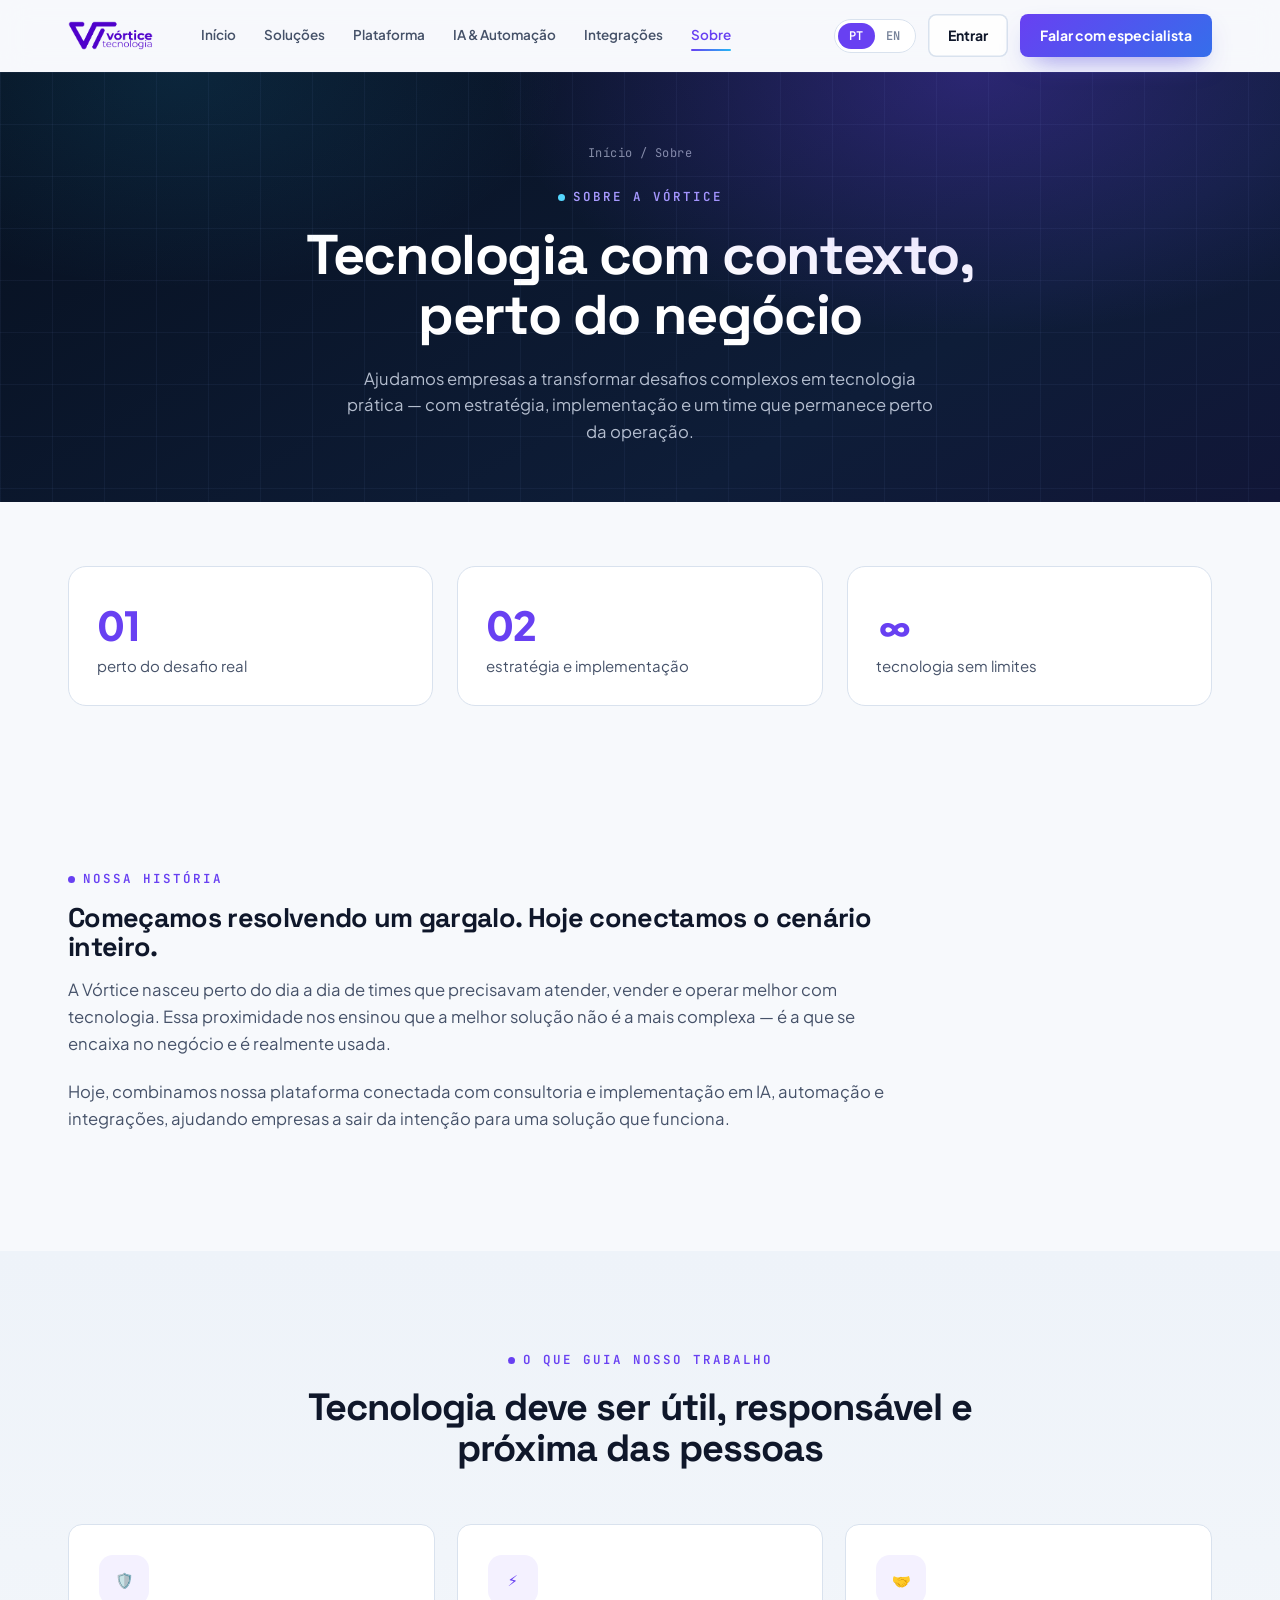
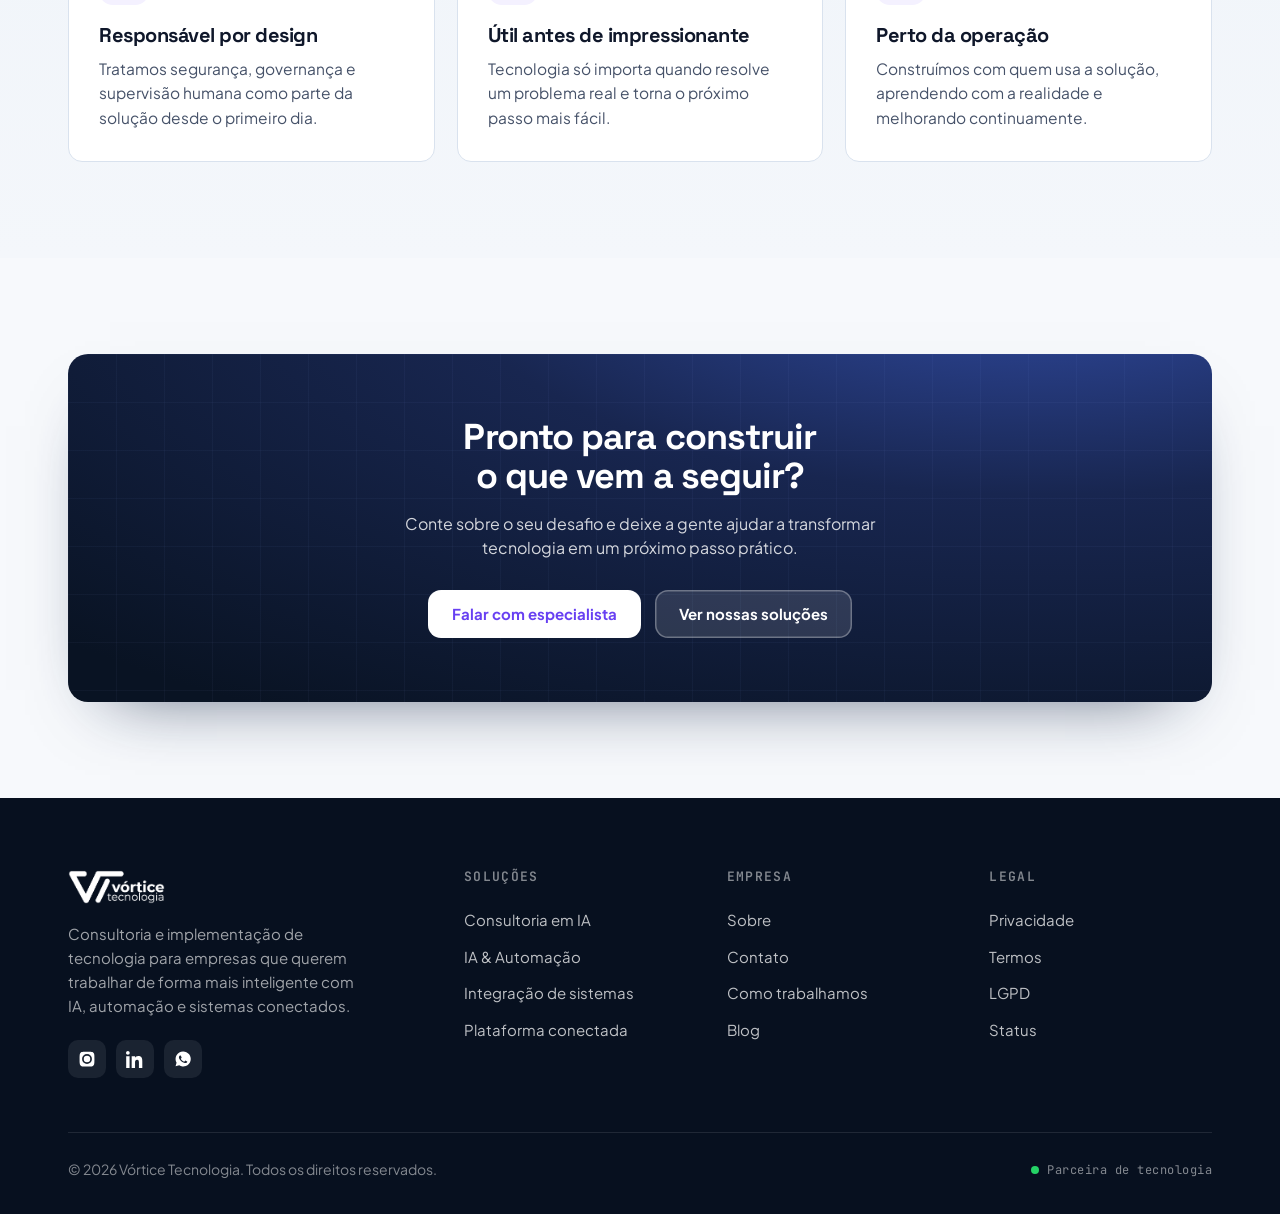
<file: sobre.html>
<!DOCTYPE html>
<html lang="pt-BR">
<head>
<meta charset="UTF-8">
<meta name="viewport" content="width=device-width, initial-scale=1.0">
<title>Sobre a Vórtice Tecnologia</title>
<meta name="description" content="Conheça a Vórtice: uma empresa de tecnologia que combina consultoria, implementação de IA, automação e sistemas conectados.">
<link rel="preconnect" href="https://fonts.googleapis.com">
<link rel="preconnect" href="https://fonts.gstatic.com" crossorigin>
<link href="https://fonts.googleapis.com/css2?family=Plus+Jakarta+Sans:wght@400;500;600;700;800&family=Space+Grotesk:wght@400;500;600;700&family=JetBrains+Mono:wght@400;500;600&display=swap" rel="stylesheet">
<link rel="icon" href="favicon.ico" sizes="any">
<link rel="icon" href="assets/favicon-32.png" type="image/png" sizes="32x32">
<link rel="apple-touch-icon" href="assets/apple-touch-icon.png">
<link rel="manifest" href="site.webmanifest">
<meta name="theme-color" content="#4F00CB">
<link rel="stylesheet" href="css/site.css">

</head>
<body>

<!-- ============================ NAV ============================ -->
<header class="nav">
  <div class="nav-inner">
    <a href="/"><img src="assets/vortice-logo.png" alt="Vórtice Tecnologia" class="nav-logo"></a>
    <nav class="nav-links">
      <a href="/" data-en="Home">Início</a>
      <a href="ia" data-en="Solutions">Soluções</a>
      <a href="crm" data-en="Platform">Plataforma</a>
      <a href="automacoes" data-en="AI & Automation">IA & Automação</a>
      <a href="integracoes" data-en="Integrations">Integrações</a>
      <a href="sobre" data-en="Company">Sobre</a>
    </nav>
    <div class="nav-right">
      <div class="lang-toggle">
        <button data-lang="pt" class="on">PT</button>
        <button data-lang="en">EN</button>
      </div>
      <div class="nav-cta">
        <a href="https://app.vorticetecnologia.com.br" class="btn btn-ghost" data-en="Log in">Entrar</a>
        <a href="contato" class="btn btn-primary" data-en="Talk to a specialist">Falar com especialista</a>
      </div>
      <button class="nav-burger" aria-label="Menu"><span></span><span></span><span></span></button>
    </div>
  </div>
</header>
<div class="nav-mobile">
  <a href="/" data-en="Home">Início</a>
  <a href="ia" data-en="Solutions">Soluções</a>
  <a href="crm" data-en="Platform">Plataforma</a>
  <a href="automacoes" data-en="AI & Automation">IA & Automação</a>
  <a href="integracoes" data-en="Integrations">Integrações</a>
  <a href="sobre" data-en="Company">Sobre</a>
  <a href="contato" data-en="Contact">Contato</a>
  <a href="contato" class="btn btn-primary" data-en="Talk to a specialist">Falar com especialista</a>
</div>


<section class="page-hero">
  <div class="container">
    <div class="breadcrumb"><a href="/">Início</a> / <span data-en="Company">Sobre</span></div>
    <span class="kicker" data-en="About Vórtice">Sobre a Vórtice</span>
    <h1 data-en="Technology with context, close to the business">Tecnologia com contexto, perto do negócio</h1>
    <p class="lead" data-en="We help companies turn complex challenges into practical technology — with strategy, implementation and a team that stays close to the operation.">Ajudamos empresas a transformar desafios complexos em tecnologia prática — com estratégia, implementação e um time que permanece perto da operação.</p>
  </div>
</section>

<section class="section-sm">
  <div class="container">
    <div class="statstrip reveal">
      <div class="st"><b>01</b><span data-en="close to the real challenge">perto do desafio real</span></div>
      <div class="st"><b>02</b><span data-en="strategy and implementation">estratégia e implementação</span></div>
      <div class="st"><b>∞</b><span data-en="technology without limits">tecnologia sem limites</span></div>
    </div>
  </div>
</section>

<section class="section">
  <div class="container">
    <div class="split-copy reveal" style="max-width:820px">
        <span class="kicker" data-en="Our story">Nossa história</span>
        <h2 class="h-md" data-en="We started by solving one bottleneck. Today we connect the whole picture.">Começamos resolvendo um gargalo. Hoje conectamos o cenário inteiro.</h2>
        <p class="lead" data-en="Vórtice began close to the day-to-day of teams that needed to serve, sell and operate better with technology. That proximity taught us that the best solution is not the most complex one — it is the one that fits the business and gets used.">A Vórtice nasceu perto do dia a dia de times que precisavam atender, vender e operar melhor com tecnologia. Essa proximidade nos ensinou que a melhor solução não é a mais complexa — é a que se encaixa no negócio e é realmente usada.</p>
        <p class="lead" style="margin-top:16px" data-en="Today, we combine our connected platform with consulting and implementation in AI, automation and integrations, helping companies move from intention to a working solution.">Hoje, combinamos nossa plataforma conectada com consultoria e implementação em IA, automação e integrações, ajudando empresas a sair da intenção para uma solução que funciona.</p>
    </div>
  </div>
</section>

<section class="section bg-soft">
  <div class="container">
    <div class="section-head reveal">
      <span class="kicker" data-en="What guides our work">O que guia nosso trabalho</span>
      <h2 class="h-lg" data-en="Technology should be useful, responsible and close to people">Tecnologia deve ser útil, responsável e próxima das pessoas</h2>
    </div>
    <div class="grid g-3 reveal">
      <div class="fcard"><div class="ficon">🛡️</div><h3 data-en="Responsible by design">Responsável por design</h3><p data-en="We treat security, governance and human oversight as part of the solution from day one.">Tratamos segurança, governança e supervisão humana como parte da solução desde o primeiro dia.</p></div>
      <div class="fcard"><div class="ficon">⚡</div><h3 data-en="Useful before impressive">Útil antes de impressionante</h3><p data-en="Technology only matters when it solves a real problem and makes the next action easier.">Tecnologia só importa quando resolve um problema real e torna o próximo passo mais fácil.</p></div>
      <div class="fcard"><div class="ficon">🤝</div><h3 data-en="Close to the operation">Perto da operação</h3><p data-en="We build with the people who use the solution, learning from reality and improving continuously.">Construímos com quem usa a solução, aprendendo com a realidade e melhorando continuamente.</p></div>
    </div>
  </div>
</section>


<!-- CTA -->
<section class="section">
  <div class="container">
    <div class="cta-band reveal">
      <h2 data-en-html="Ready to build<br>what comes next?">Pronto para construir<br>o que vem a seguir?</h2>
      <p data-en="Tell us about your challenge and let us help you turn technology into a practical next step.">Conte sobre o seu desafio e deixe a gente ajudar a transformar tecnologia em um próximo passo prático.</p>
      <div class="btn-row">
        <a href="contato" class="btn btn-lg" style="background:#fff;color:var(--violet)"><span data-en="Talk to a specialist">Falar com especialista</span></a>
        <a href="ia" class="btn btn-lg" style="background:rgba(255,255,255,.12);color:#fff;box-shadow:inset 0 0 0 1.5px rgba(255,255,255,.3)"><span data-en="See our solutions">Ver nossas soluções</span></a>
      </div>
    </div>
  </div>
</section>

<!-- ============================ FOOTER ============================ -->
<footer class="footer">
  <div class="container">
    <div class="footer-top">
      <div class="footer-brand">
        <img src="assets/vortice-logo-white.png" alt="Vórtice Tecnologia">
        <p data-en="Technology consulting and implementation for businesses that want to work smarter with AI, automation and connected systems.">Consultoria e implementação de tecnologia para empresas que querem trabalhar de forma mais inteligente com IA, automação e sistemas conectados.</p>
        <div class="footer-soc">
          <a href="https://www.instagram.com/vorticevt/" target="_blank" rel="noopener noreferrer" aria-label="Instagram"><svg viewBox="0 0 24 24"><path d="M12 2.2c3.2 0 3.6 0 4.9.1 1.2.1 1.8.3 2.2.4.6.2 1 .5 1.4.9.4.4.7.8.9 1.4.1.4.3 1 .4 2.2.1 1.3.1 1.7.1 4.9s0 3.6-.1 4.9c-.1 1.2-.3 1.8-.4 2.2-.2.6-.5 1-.9 1.4-.4.4-.8.7-1.4.9-.4.1-1 .3-2.2.4-1.3.1-1.7.1-4.9.1s-3.6 0-4.9-.1c-1.2-.1-1.8-.3-2.2-.4-.6-.2-1-.5-1.4-.9-.4-.4-.7-.8-.9-1.4-.1-.4-.3-1-.4-2.2-.1-1.3-.1-1.7-.1-4.9s0-3.6.1-4.9c.1-1.2.3-1.8.4-2.2.2-.6.5-1 .9-1.4.4-.4.8-.7 1.4-.9.4-.1 1-.3 2.2-.4 1.3-.1 1.7-.1 4.9-.1Zm0 3.2A6.6 6.6 0 1 0 18.6 12 6.6 6.6 0 0 0 12 5.4Zm0 10.9A4.3 4.3 0 1 1 16.3 12 4.3 4.3 0 0 1 12 16.3Zm6.8-11.2a1.5 1.5 0 1 1-1.5-1.5 1.5 1.5 0 0 1 1.5 1.5Z"/></svg></a>
          <a href="https://www.linkedin.com/company/v%C3%B3rtice-tecnologia-estrat%C3%A9gia-comercial/posts/?feedView=all" target="_blank" rel="noopener noreferrer" aria-label="LinkedIn"><svg viewBox="0 0 24 24"><path d="M4.98 3.5A2.5 2.5 0 1 1 0 3.5a2.5 2.5 0 0 1 4.98 0ZM.25 8.25h4.5V24h-4.5V8.25Zm7.5 0h4.3v2.15h.06c.6-1.13 2.06-2.32 4.24-2.32 4.54 0 5.38 2.99 5.38 6.87V24h-4.5v-7.2c0-1.72-.03-3.93-2.4-3.93-2.4 0-2.77 1.87-2.77 3.8V24h-4.5V8.25Z"/></svg></a>
          <a href="https://wa.me/5511945479989?text=Ol%C3%A1%21%20Vim%20pelo%20site%20da%20V%C3%B3rtice%20e%20gostaria%20de%20saber%20mais%20sobre%20a%20plataforma." target="_blank" rel="noopener noreferrer" aria-label="WhatsApp"><svg viewBox="0 0 24 24"><path d="M12 2a10 10 0 0 0-8.6 15l-1.3 4.7 4.8-1.3A10 10 0 1 0 12 2Zm5.5 14.2c-.2.6-1.3 1.2-1.8 1.2-.5.1-1 .2-3.3-.7-2.8-1.1-4.5-3.9-4.7-4.1-.1-.2-1.1-1.4-1.1-2.7 0-1.3.7-1.9.9-2.2.2-.2.5-.3.7-.3h.5c.2 0 .4 0 .6.5.2.5.7 1.8.8 1.9 0 .1.1.3 0 .5-.3.6-.6.8-.8 1-.1.2-.3.3-.1.6.2.3.8 1.3 1.7 2.1 1.2 1 2.1 1.4 2.4 1.5.2.1.4.1.6-.1.2-.2.7-.8.9-1.1.2-.3.4-.2.6-.1.2.1 1.5.7 1.7.8.2.1.4.2.5.3 0 .1 0 .6-.2 1.2Z"/></svg></a>
        </div>
      </div>
      <div class="footer-col">
        <h4 data-en="Solutions">Soluções</h4>
        <a href="ia" data-en="AI consulting">Consultoria em IA</a>
        <a href="automacoes" data-en="AI & automation">IA & Automação</a>
        <a href="integracoes" data-en="Systems integration">Integração de sistemas</a>
        <a href="crm" data-en="Connected platform">Plataforma conectada</a>
      </div>
      <div class="footer-col">
        <h4 data-en="Company">Empresa</h4>
        <a href="sobre" data-en="About">Sobre</a>
        <a href="contato" data-en="Contact">Contato</a>
        <a href="ia" data-en="How we work">Como trabalhamos</a>
        <a href="https://blog.vorticetecnologia.com.br" data-en="Blog">Blog</a>
      </div>
      <div class="footer-col">
        <h4 data-en="Legal">Legal</h4>
        <a href="#" data-en="Privacy">Privacidade</a>
        <a href="#" data-en="Terms">Termos</a>
        <a href="#" data-en="LGPD">LGPD</a>
        <a href="#" data-en="Status">Status</a>
      </div>
    </div>
    <div class="footer-bot">
      <span>© 2026 Vórtice Tecnologia. <span data-en="All rights reserved.">Todos os direitos reservados.</span></span>
      <span class="badge"><span class="dot" style="width:8px;height:8px;border-radius:50%;background:#25D366;display:inline-block"></span><span data-en="Technology partner">Parceira de tecnologia</span></span>
    </div>
  </div>
</footer>

<script src="js/site.js"></script>
</body>
</html>
</file>
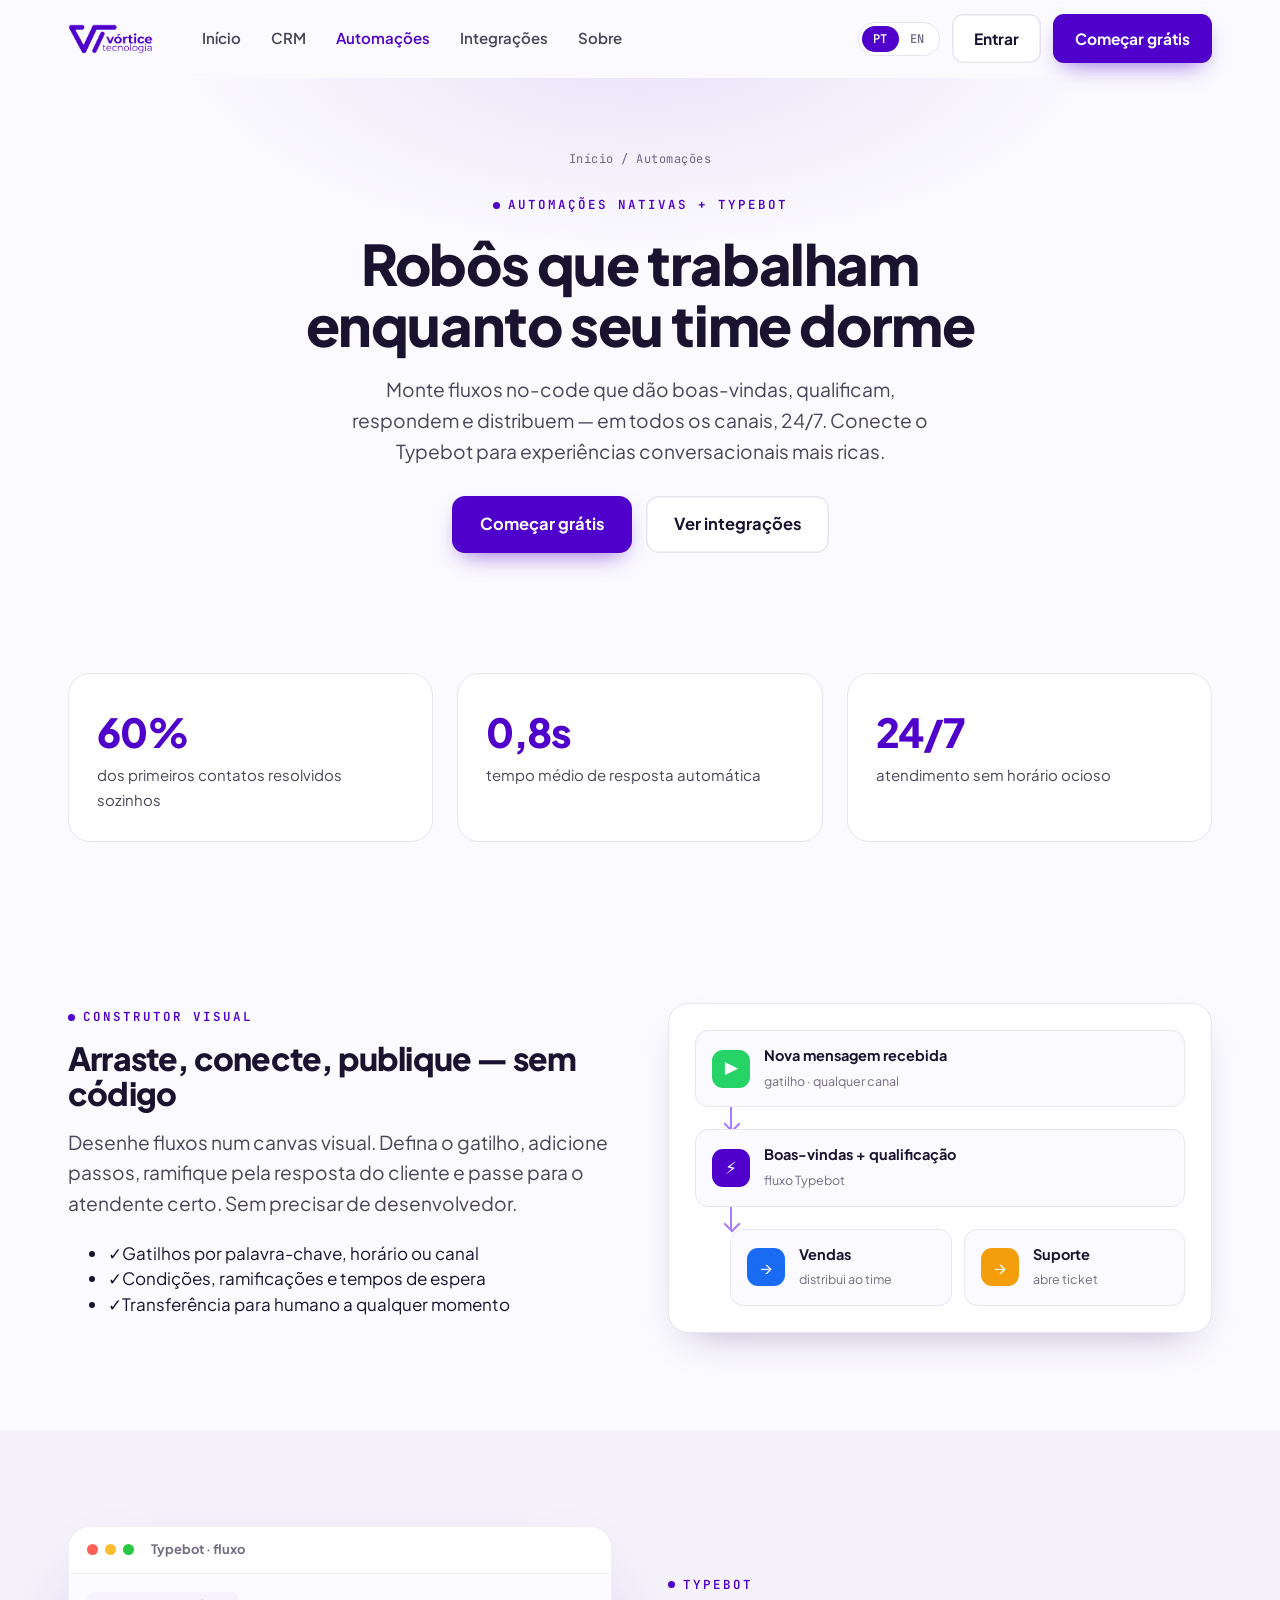
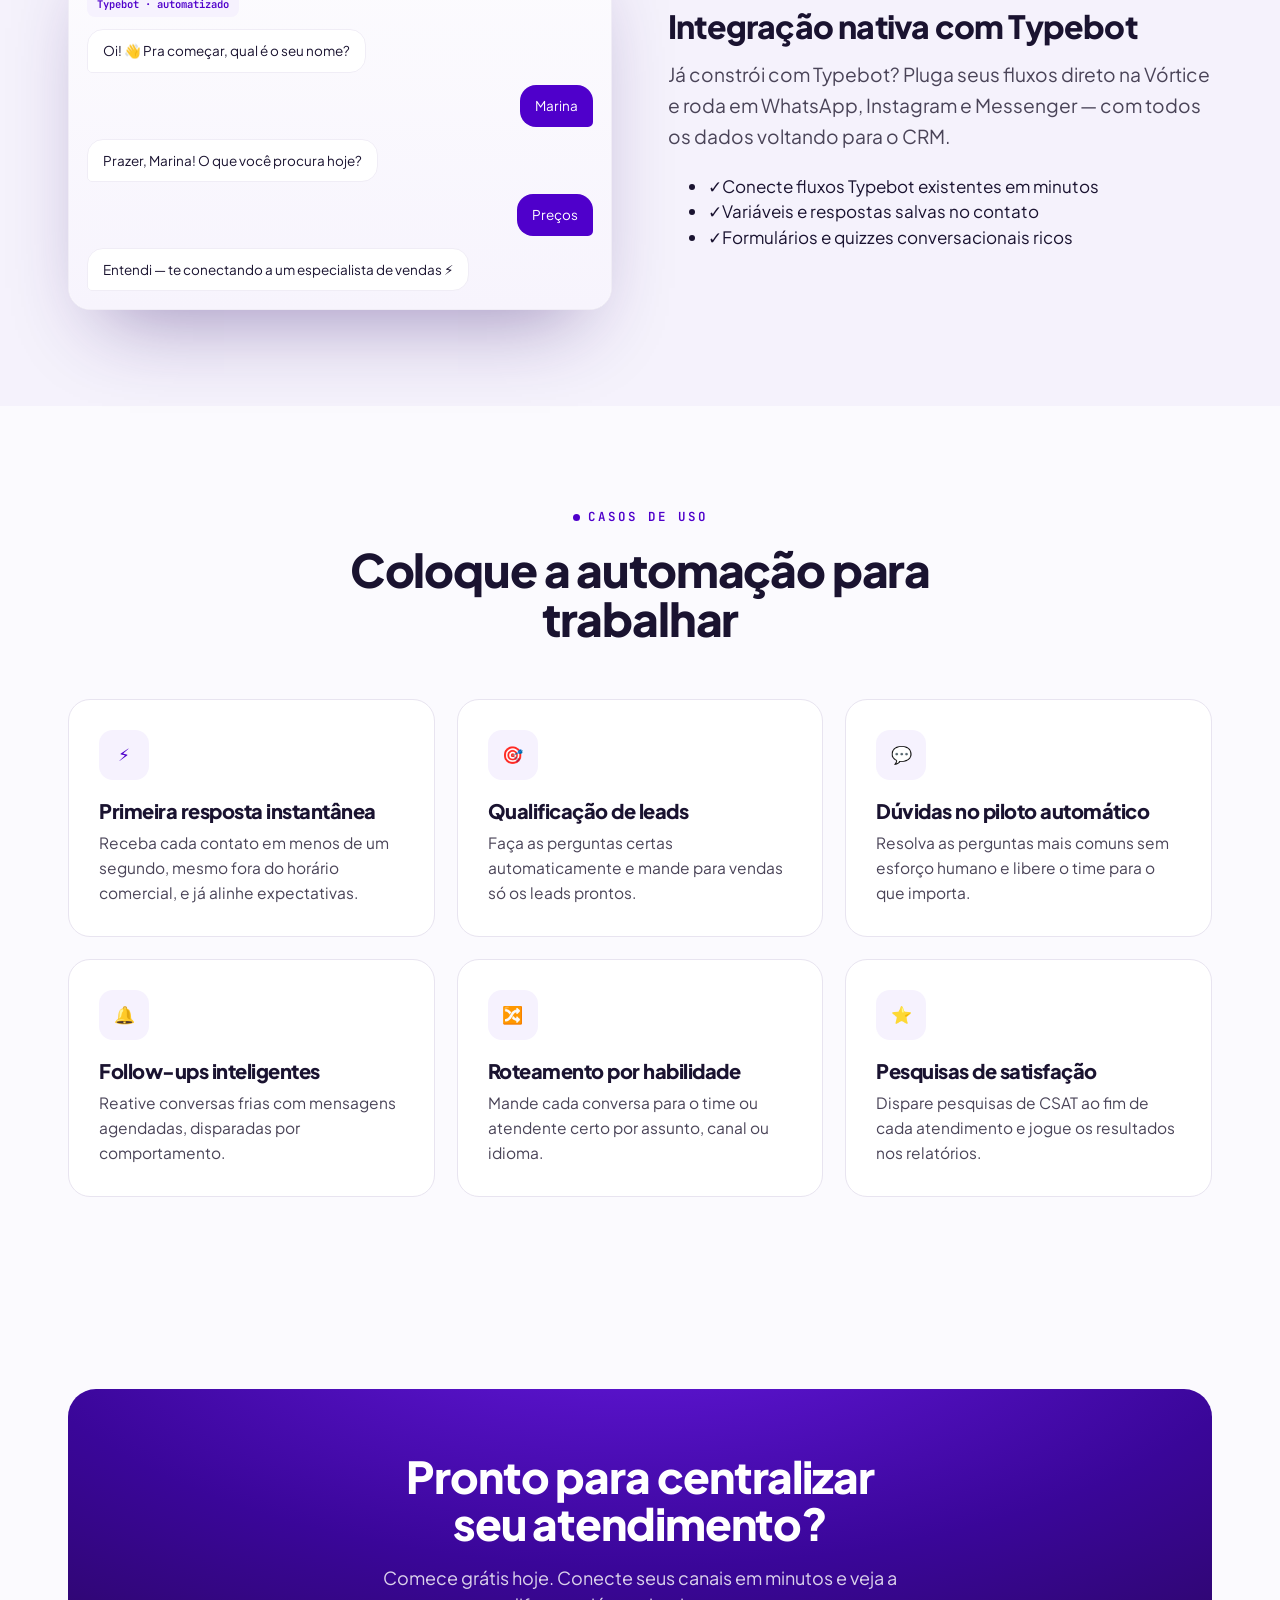
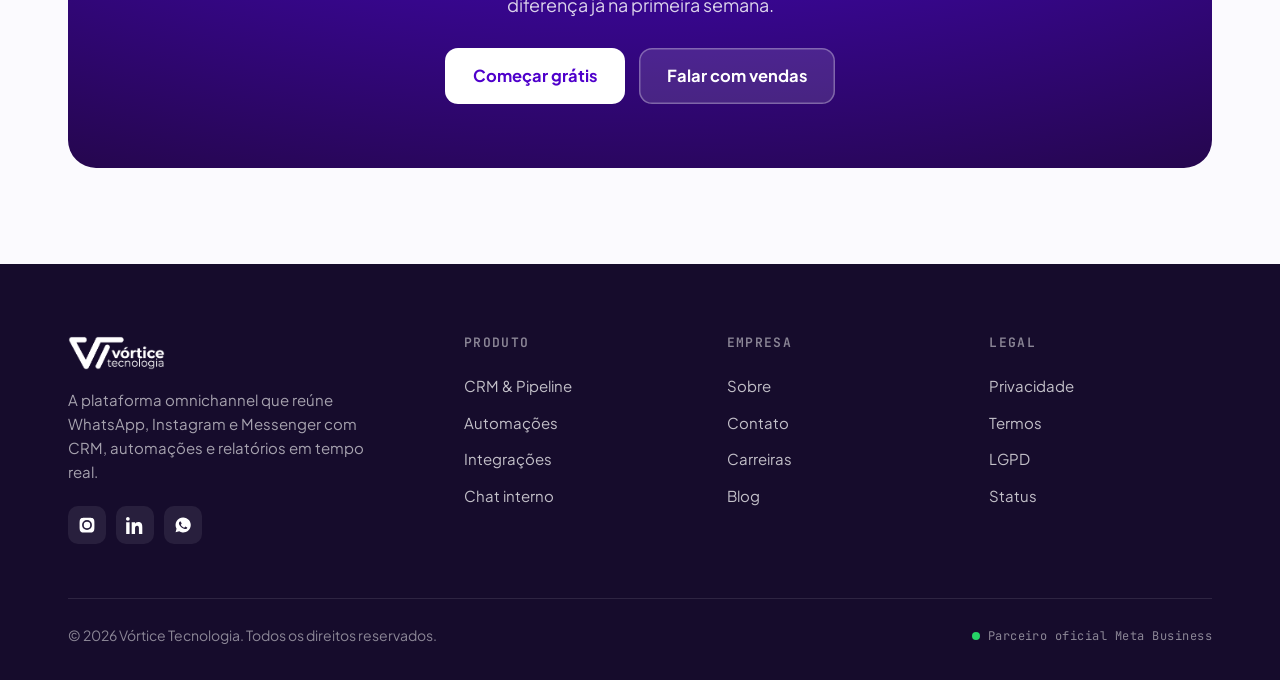
<file: project/automacoes.html>
<!DOCTYPE html>
<html lang="pt-BR">
<head>
<meta charset="UTF-8">
<meta name="viewport" content="width=device-width, initial-scale=1.0">
<title>Automações & Typebot — Vórtice Tecnologia</title>
<meta name="description" content="Automações nativas no-code e integração com Typebot. Qualifique leads, responda dúvidas e distribua atendimentos 24 horas por dia.">
<link rel="preconnect" href="https://fonts.googleapis.com">
<link rel="preconnect" href="https://fonts.gstatic.com" crossorigin>
<link href="https://fonts.googleapis.com/css2?family=Plus+Jakarta+Sans:wght@400;500;600;700;800&family=JetBrains+Mono:wght@400;500;600&display=swap" rel="stylesheet">
<link rel="stylesheet" href="css/site.css">

</head>
<body>

<!-- ============================ NAV ============================ -->
<header class="nav">
  <div class="nav-inner">
    <a href="index"><img src="assets/vortice-logo.png" alt="Vórtice Tecnologia" class="nav-logo"></a>
    <nav class="nav-links">
      <a href="index" data-en="Home">Início</a>
      <a href="crm" data-en="CRM">CRM</a>
      <a href="automacoes" data-en="Automation">Automações</a>
      <a href="integracoes" data-en="Integrations">Integrações</a>
      <a href="sobre" data-en="Company">Sobre</a>
    </nav>
    <div class="nav-right">
      <div class="lang-toggle">
        <button data-lang="pt" class="on">PT</button>
        <button data-lang="en">EN</button>
      </div>
      <div class="nav-cta">
        <a href="https://app.vorticetecnologia.com.br" class="btn btn-ghost" data-en="Log in">Entrar</a>
        <a href="contato" class="btn btn-primary" data-en="Start free">Começar grátis</a>
      </div>
      <button class="nav-burger" aria-label="Menu"><span></span><span></span><span></span></button>
    </div>
  </div>
</header>
<div class="nav-mobile">
  <a href="index" data-en="Home">Início</a>
  <a href="crm" data-en="CRM">CRM</a>
  <a href="automacoes" data-en="Automation">Automações</a>
  <a href="integracoes" data-en="Integrations">Integrações</a>
  <a href="sobre" data-en="Company">Sobre</a>
  <a href="contato" data-en="Contact">Contato</a>
  <a href="contato" class="btn btn-primary" data-en="Start free">Começar grátis</a>
</div>


<section class="page-hero">
  <div class="container">
    <div class="breadcrumb"><a href="index">Início</a> / <span data-en="Automation">Automações</span></div>
    <span class="kicker" data-en="Native automation + Typebot">Automações nativas + Typebot</span>
    <h1 data-en="Robots that work while your team sleeps">Robôs que trabalham enquanto seu time dorme</h1>
    <p class="lead" data-en="Build no-code flows that greet, qualify, answer and route — across every channel, 24/7. Connect Typebot for richer conversational experiences.">Monte fluxos no-code que dão boas-vindas, qualificam, respondem e distribuem — em todos os canais, 24/7. Conecte o Typebot para experiências conversacionais mais ricas.</p>
    <div class="btn-row">
      <a href="contato" class="btn btn-primary btn-lg" data-en="Start free">Começar grátis</a>
      <a href="integracoes" class="btn btn-ghost btn-lg" data-en="See integrations">Ver integrações</a>
    </div>
  </div>
</section>

<section class="section-sm">
  <div class="container">
    <div class="statstrip reveal">
      <div class="st"><b>60%</b><span data-en="of first contacts resolved automatically">dos primeiros contatos resolvidos sozinhos</span></div>
      <div class="st"><b>0,8s</b><span data-en="average automated reply time">tempo médio de resposta automática</span></div>
      <div class="st"><b>24/7</b><span data-en="service with no idle hours">atendimento sem horário ocioso</span></div>
    </div>
  </div>
</section>

<section class="section">
  <div class="container">
    <div class="split reveal">
      <div class="split-copy">
        <span class="kicker" data-en="Visual builder">Construtor visual</span>
        <h2 class="h-md" data-en="Drag, connect, publish — no code">Arraste, conecte, publique — sem código</h2>
        <p class="lead" data-en="Design flows on a visual canvas. Set the trigger, add steps, branch by the customer's answer and hand off to the right agent. No developer required.">Desenhe fluxos num canvas visual. Defina o gatilho, adicione passos, ramifique pela resposta do cliente e passe para o atendente certo. Sem precisar de desenvolvedor.</p>
        <ul class="flist">
          <li><span class="ck">✓</span><span data-en="Triggers by keyword, schedule or channel">Gatilhos por palavra-chave, horário ou canal</span></li>
          <li><span class="ck">✓</span><span data-en="Conditions, branches and delays">Condições, ramificações e tempos de espera</span></li>
          <li><span class="ck">✓</span><span data-en="Handoff to a human at any point">Transferência para humano a qualquer momento</span></li>
        </ul>
      </div>
      <div class="split-media">
        <div class="flow">
          <div class="fnode"><div class="fn-ic" style="background:#25D366">▶</div><div><b data-en="New message received">Nova mensagem recebida</b><span data-en="trigger · any channel">gatilho · qualquer canal</span></div></div>
          <div class="fconn"></div>
          <div class="fnode"><div class="fn-ic" style="background:var(--violet)">⚡</div><div><b data-en="Greeting + qualification">Boas-vindas + qualificação</b><span data-en="Typebot flow">fluxo Typebot</span></div></div>
          <div class="fconn"></div>
          <div class="fbranch">
            <div class="fnode"><div class="fn-ic" style="background:#1A6BF4">→</div><div><b data-en="Sales">Vendas</b><span data-en="route to team">distribui ao time</span></div></div>
            <div class="fnode"><div class="fn-ic" style="background:#F59E0B">→</div><div><b data-en="Support">Suporte</b><span data-en="open ticket">abre ticket</span></div></div>
          </div>
        </div>
      </div>
    </div>
  </div>
</section>

<section class="section bg-soft">
  <div class="container">
    <div class="split rev reveal">
      <div class="split-copy">
        <span class="kicker">Typebot</span>
        <h2 class="h-md" data-en="Native Typebot integration">Integração nativa com Typebot</h2>
        <p class="lead" data-en="Already build with Typebot? Plug your flows straight into Vórtice and run them across WhatsApp, Instagram and Messenger — with all the data flowing back into the CRM.">Já constrói com Typebot? Pluga seus fluxos direto na Vórtice e roda em WhatsApp, Instagram e Messenger — com todos os dados voltando para o CRM.</p>
        <ul class="flist">
          <li><span class="ck">✓</span><span data-en="Connect existing Typebot flows in minutes">Conecte fluxos Typebot existentes em minutos</span></li>
          <li><span class="ck">✓</span><span data-en="Variables and answers saved to the contact">Variáveis e respostas salvas no contato</span></li>
          <li><span class="ck">✓</span><span data-en="Rich conversational forms and quizzes">Formulários e quizzes conversacionais ricos</span></li>
        </ul>
      </div>
      <div class="split-media mock">
        <div class="mock-app">
          <div class="mock-bar"><span class="d" style="background:#FF5F57"></span><span class="d" style="background:#FEBC2E"></span><span class="d" style="background:#28C840"></span><span class="ttl">Typebot · fluxo</span></div>
          <div class="mock-chat" style="min-height:300px">
            <span class="tag-auto" data-en="Typebot · automated">Typebot · automatizado</span>
            <div class="bub them" data-en="Hi! 👋 To get started, what's your name?">Oi! 👋 Pra começar, qual é o seu nome?</div>
            <div class="bub me" data-en="Marina">Marina</div>
            <div class="bub them" data-en="Nice to meet you, Marina! What are you looking for today?">Prazer, Marina! O que você procura hoje?</div>
            <div class="bub me" data-en="Pricing">Preços</div>
            <div class="bub them" data-en="Got it — connecting you to a sales specialist ⚡">Entendi — te conectando a um especialista de vendas ⚡</div>
          </div>
        </div>
      </div>
    </div>
  </div>
</section>

<section class="section">
  <div class="container">
    <div class="section-head reveal">
      <span class="kicker" data-en="Use cases">Casos de uso</span>
      <h2 class="h-lg" data-en="Put automation to work">Coloque a automação para trabalhar</h2>
    </div>
    <div class="grid g-3 reveal">
      <div class="fcard"><div class="ficon">⚡</div><h3 data-en="Instant first response">Primeira resposta instantânea</h3><p data-en="Greet every contact in under a second, even outside business hours, and set expectations right away.">Receba cada contato em menos de um segundo, mesmo fora do horário comercial, e já alinhe expectativas.</p></div>
      <div class="fcard"><div class="ficon">🎯</div><h3 data-en="Lead qualification">Qualificação de leads</h3><p data-en="Ask the right questions automatically and route only ready leads to your sales team.">Faça as perguntas certas automaticamente e mande para vendas só os leads prontos.</p></div>
      <div class="fcard"><div class="ficon">💬</div><h3 data-en="FAQ on autopilot">Dúvidas no piloto automático</h3><p data-en="Resolve the most common questions with no human effort and free your team for what matters.">Resolva as perguntas mais comuns sem esforço humano e libere o time para o que importa.</p></div>
      <div class="fcard"><div class="ficon">🔔</div><h3 data-en="Smart follow-ups">Follow-ups inteligentes</h3><p data-en="Reactivate cold conversations with scheduled messages triggered by behavior.">Reative conversas frias com mensagens agendadas, disparadas por comportamento.</p></div>
      <div class="fcard"><div class="ficon">🔀</div><h3 data-en="Routing by skill">Roteamento por habilidade</h3><p data-en="Send each conversation to the right team or agent based on topic, channel or language.">Mande cada conversa para o time ou atendente certo por assunto, canal ou idioma.</p></div>
      <div class="fcard"><div class="ficon">⭐</div><h3 data-en="Satisfaction surveys">Pesquisas de satisfação</h3><p data-en="Trigger CSAT surveys after every ticket and feed the results back into your reports.">Dispare pesquisas de CSAT ao fim de cada atendimento e jogue os resultados nos relatórios.</p></div>
    </div>
  </div>
</section>


<!-- CTA -->
<section class="section">
  <div class="container">
    <div class="cta-band reveal">
      <h2 data-en-html="Ready to centralize<br>your service?">Pronto para centralizar<br>seu atendimento?</h2>
      <p data-en="Start free today. Connect your channels in minutes and see the difference in week one.">Comece grátis hoje. Conecte seus canais em minutos e veja a diferença já na primeira semana.</p>
      <div class="btn-row">
        <a href="contato" class="btn btn-lg" style="background:#fff;color:var(--violet)"><span data-en="Start free">Começar grátis</span></a>
        <a href="contato" class="btn btn-lg" style="background:rgba(255,255,255,.12);color:#fff;box-shadow:inset 0 0 0 1.5px rgba(255,255,255,.3)"><span data-en="Talk to sales">Falar com vendas</span></a>
      </div>
    </div>
  </div>
</section>

<!-- ============================ FOOTER ============================ -->
<footer class="footer">
  <div class="container">
    <div class="footer-top">
      <div class="footer-brand">
        <img src="assets/vortice-logo-white.png" alt="Vórtice Tecnologia">
        <p data-en="The omnichannel platform that brings WhatsApp, Instagram and Messenger together with CRM, automation and real-time reports.">A plataforma omnichannel que reúne WhatsApp, Instagram e Messenger com CRM, automações e relatórios em tempo real.</p>
        <div class="footer-soc">
          <a href="https://www.instagram.com/vorticevt/" target="_blank" rel="noopener noreferrer" aria-label="Instagram"><svg viewBox="0 0 24 24"><path d="M12 2.2c3.2 0 3.6 0 4.9.1 1.2.1 1.8.3 2.2.4.6.2 1 .5 1.4.9.4.4.7.8.9 1.4.1.4.3 1 .4 2.2.1 1.3.1 1.7.1 4.9s0 3.6-.1 4.9c-.1 1.2-.3 1.8-.4 2.2-.2.6-.5 1-.9 1.4-.4.4-.8.7-1.4.9-.4.1-1 .3-2.2.4-1.3.1-1.7.1-4.9.1s-3.6 0-4.9-.1c-1.2-.1-1.8-.3-2.2-.4-.6-.2-1-.5-1.4-.9-.4-.4-.7-.8-.9-1.4-.1-.4-.3-1-.4-2.2-.1-1.3-.1-1.7-.1-4.9s0-3.6.1-4.9c.1-1.2.3-1.8.4-2.2.2-.6.5-1 .9-1.4.4-.4.8-.7 1.4-.9.4-.1 1-.3 2.2-.4 1.3-.1 1.7-.1 4.9-.1Zm0 3.2A6.6 6.6 0 1 0 18.6 12 6.6 6.6 0 0 0 12 5.4Zm0 10.9A4.3 4.3 0 1 1 16.3 12 4.3 4.3 0 0 1 12 16.3Zm6.8-11.2a1.5 1.5 0 1 1-1.5-1.5 1.5 1.5 0 0 1 1.5 1.5Z"/></svg></a>
          <a href="https://www.linkedin.com/company/v%C3%B3rtice-tecnologia-estrat%C3%A9gia-comercial/posts/?feedView=all" target="_blank" rel="noopener noreferrer" aria-label="LinkedIn"><svg viewBox="0 0 24 24"><path d="M4.98 3.5A2.5 2.5 0 1 1 0 3.5a2.5 2.5 0 0 1 4.98 0ZM.25 8.25h4.5V24h-4.5V8.25Zm7.5 0h4.3v2.15h.06c.6-1.13 2.06-2.32 4.24-2.32 4.54 0 5.38 2.99 5.38 6.87V24h-4.5v-7.2c0-1.72-.03-3.93-2.4-3.93-2.4 0-2.77 1.87-2.77 3.8V24h-4.5V8.25Z"/></svg></a>
          <a href="https://wa.me/5511945479989?text=Ol%C3%A1%21%20Vim%20pelo%20site%20da%20V%C3%B3rtice%20e%20gostaria%20de%20saber%20mais%20sobre%20a%20plataforma." target="_blank" rel="noopener noreferrer" aria-label="WhatsApp"><svg viewBox="0 0 24 24"><path d="M12 2a10 10 0 0 0-8.6 15l-1.3 4.7 4.8-1.3A10 10 0 1 0 12 2Zm5.5 14.2c-.2.6-1.3 1.2-1.8 1.2-.5.1-1 .2-3.3-.7-2.8-1.1-4.5-3.9-4.7-4.1-.1-.2-1.1-1.4-1.1-2.7 0-1.3.7-1.9.9-2.2.2-.2.5-.3.7-.3h.5c.2 0 .4 0 .6.5.2.5.7 1.8.8 1.9 0 .1.1.3 0 .5-.3.6-.6.8-.8 1-.1.2-.3.3-.1.6.2.3.8 1.3 1.7 2.1 1.2 1 2.1 1.4 2.4 1.5.2.1.4.1.6-.1.2-.2.7-.8.9-1.1.2-.3.4-.2.6-.1.2.1 1.5.7 1.7.8.2.1.4.2.5.3 0 .1 0 .6-.2 1.2Z"/></svg></a>
        </div>
      </div>
      <div class="footer-col">
        <h4 data-en="Product">Produto</h4>
        <a href="crm" data-en="CRM & Pipeline">CRM & Pipeline</a>
        <a href="automacoes" data-en="Automation">Automações</a>
        <a href="integracoes" data-en="Integrations">Integrações</a>
        <a href="crm" data-en="Internal chat">Chat interno</a>
      </div>
      <div class="footer-col">
        <h4 data-en="Company">Empresa</h4>
        <a href="sobre" data-en="About">Sobre</a>
        <a href="contato" data-en="Contact">Contato</a>
        <a href="contato" data-en="Careers">Carreiras</a>
        <a href="https://blog.vorticetecnologia.com.br" data-en="Blog">Blog</a>
      </div>
      <div class="footer-col">
        <h4 data-en="Legal">Legal</h4>
        <a href="#" data-en="Privacy">Privacidade</a>
        <a href="#" data-en="Terms">Termos</a>
        <a href="#" data-en="LGPD">LGPD</a>
        <a href="#" data-en="Status">Status</a>
      </div>
    </div>
    <div class="footer-bot">
      <span>© 2026 Vórtice Tecnologia. <span data-en="All rights reserved.">Todos os direitos reservados.</span></span>
      <span class="badge"><span class="dot" style="width:8px;height:8px;border-radius:50%;background:#25D366;display:inline-block"></span><span data-en="Official Meta Business Partner">Parceiro oficial Meta Business</span></span>
    </div>
  </div>
</footer>

<script src="js/site.js"></script>
</body>
</html>
</file>
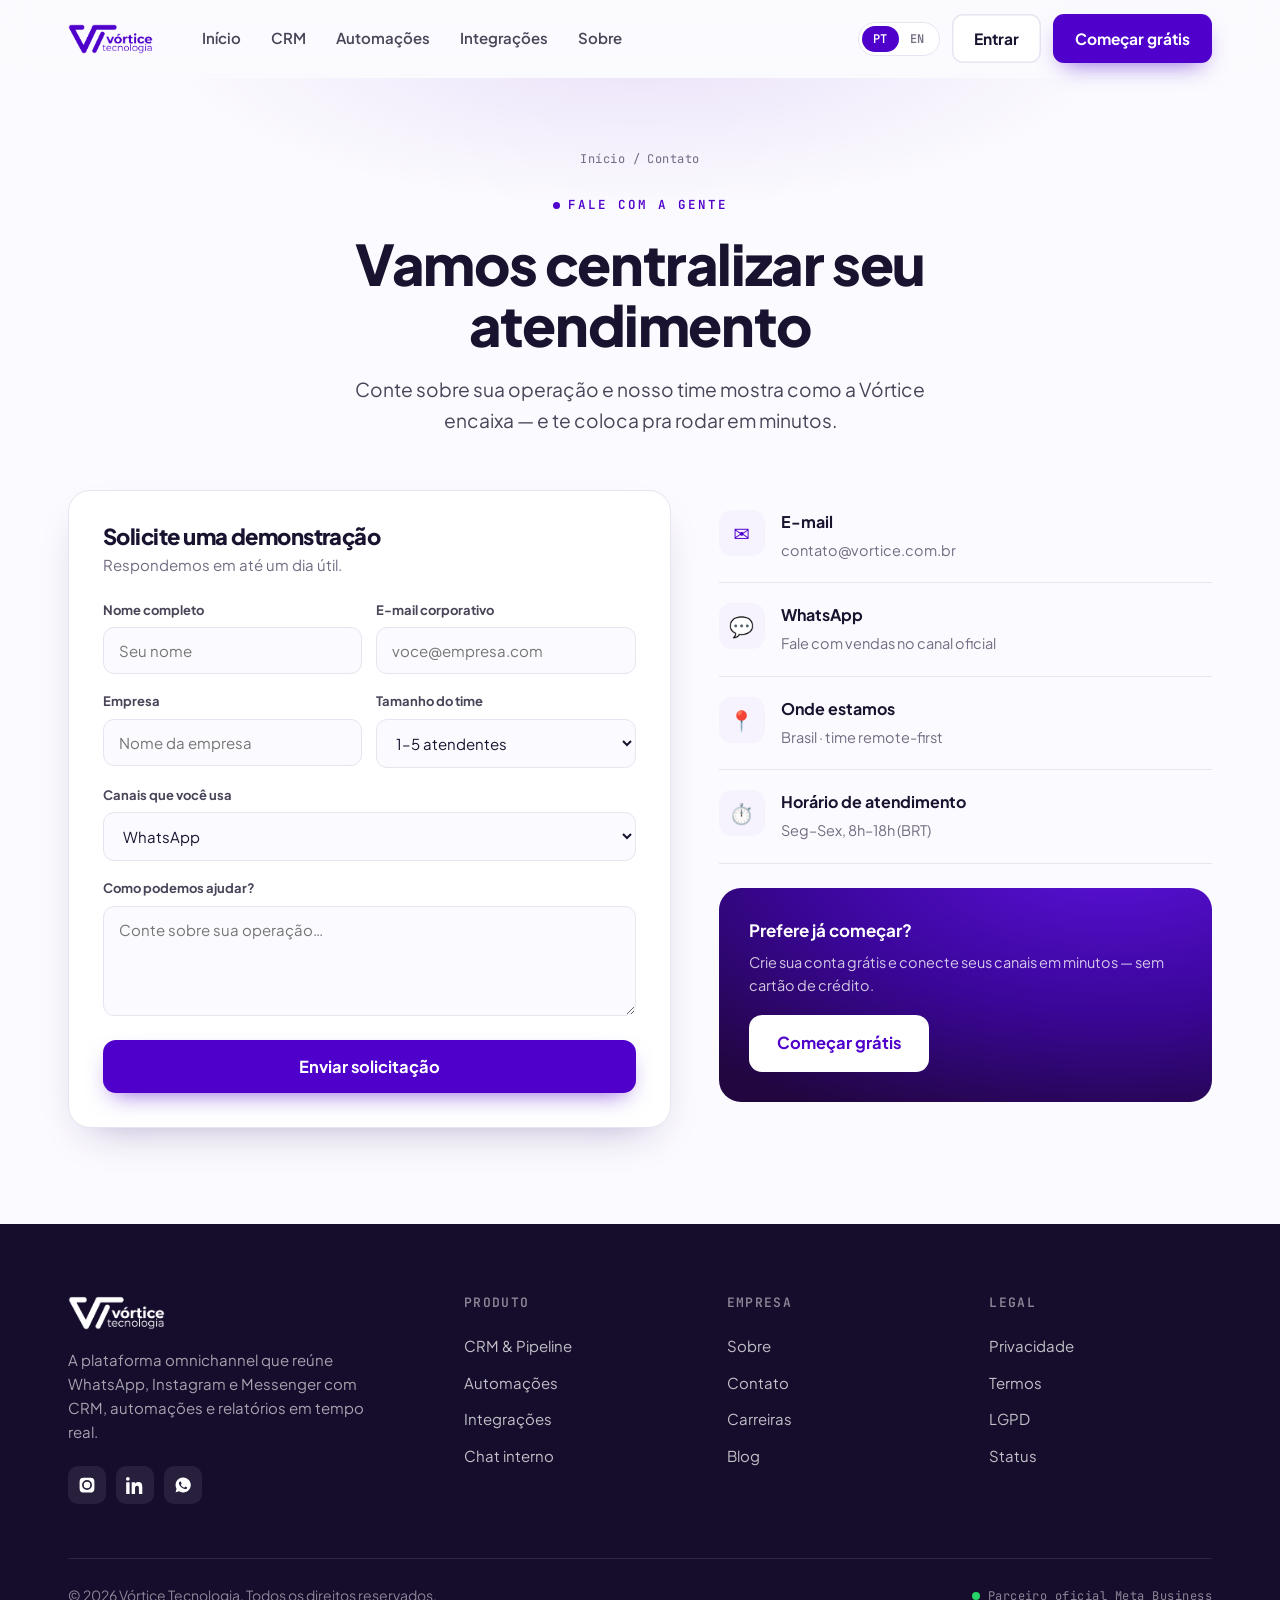
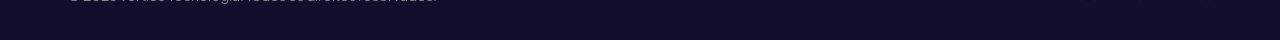
<file: project/contato.html>
<!DOCTYPE html>
<html lang="pt-BR">
<head>
<meta charset="UTF-8">
<meta name="viewport" content="width=device-width, initial-scale=1.0">
<title>Contato — Vórtice Tecnologia</title>
<meta name="description" content="Fale com a Vórtice. Comece grátis, agende uma demonstração ou converse com o time de vendas.">
<link rel="preconnect" href="https://fonts.googleapis.com">
<link rel="preconnect" href="https://fonts.gstatic.com" crossorigin>
<link href="https://fonts.googleapis.com/css2?family=Plus+Jakarta+Sans:wght@400;500;600;700;800&family=JetBrains+Mono:wght@400;500;600&display=swap" rel="stylesheet">
<link rel="stylesheet" href="css/site.css">
<style>
.contact-grid{display:grid;grid-template-columns:1.1fr .9fr;gap:48px;align-items:start;}
.cform{background:#fff;border:1px solid var(--line);border-radius:22px;padding:34px;box-shadow:var(--shadow);}
.cform h3{font-size:22px;margin-bottom:6px;}
.cform .sub{color:var(--ink-3);font-size:15px;margin-bottom:24px;}
.field{margin-bottom:18px;}
.field label{display:block;font-size:13px;font-weight:700;margin-bottom:7px;color:var(--ink-2);}
.field input,.field select,.field textarea{width:100%;font-family:var(--font);font-size:15px;padding:13px 15px;border:1.5px solid var(--line);border-radius:11px;background:var(--bg);color:var(--ink);transition:border-color .15s,box-shadow .15s;}
.field input:focus,.field select:focus,.field textarea:focus{outline:none;border-color:var(--violet);box-shadow:0 0 0 3px var(--violet-100);}
.field textarea{resize:vertical;min-height:110px;}
.row2{display:grid;grid-template-columns:1fr 1fr;gap:14px;}
.cform .ok{display:none;text-align:center;padding:30px 10px;}
.cform .ok .ico{width:60px;height:60px;border-radius:50%;background:var(--green);color:#fff;display:grid;place-items:center;font-size:28px;margin:0 auto 16px;}
.cinfo .ci-item{display:flex;gap:16px;align-items:flex-start;padding:20px 0;border-bottom:1px solid var(--line);}
.cinfo .ci-item:last-child{border-bottom:none;}
.cinfo .ci-ic{width:46px;height:46px;border-radius:13px;background:var(--violet-50);color:var(--violet);display:grid;place-items:center;flex-shrink:0;font-size:20px;}
.cinfo .ci-item b{font-size:16px;display:block;margin-bottom:3px;}
.cinfo .ci-item span{color:var(--ink-3);font-size:14.5px;}
.cbox{background:radial-gradient(120% 140% at 80% -20%,#5C12DC,#3A0699 55%,#21063F);color:#fff;border-radius:22px;padding:30px;margin-top:24px;}
.cbox b{font-size:17px;display:block;margin-bottom:8px;}
.cbox p{color:rgba(255,255,255,.78);font-size:14.5px;line-height:1.6;}
@media(max-width:860px){.contact-grid{grid-template-columns:1fr;gap:30px;}.row2{grid-template-columns:1fr;}}
</style>
</head>
<body>

<!-- ============================ NAV ============================ -->
<header class="nav">
  <div class="nav-inner">
    <a href="index"><img src="assets/vortice-logo.png" alt="Vórtice Tecnologia" class="nav-logo"></a>
    <nav class="nav-links">
      <a href="index" data-en="Home">Início</a>
      <a href="crm" data-en="CRM">CRM</a>
      <a href="automacoes" data-en="Automation">Automações</a>
      <a href="integracoes" data-en="Integrations">Integrações</a>
      <a href="sobre" data-en="Company">Sobre</a>
    </nav>
    <div class="nav-right">
      <div class="lang-toggle">
        <button data-lang="pt" class="on">PT</button>
        <button data-lang="en">EN</button>
      </div>
      <div class="nav-cta">
        <a href="https://app.vorticetecnologia.com.br" class="btn btn-ghost" data-en="Log in">Entrar</a>
        <a href="contato" class="btn btn-primary" data-en="Start free">Começar grátis</a>
      </div>
      <button class="nav-burger" aria-label="Menu"><span></span><span></span><span></span></button>
    </div>
  </div>
</header>
<div class="nav-mobile">
  <a href="index" data-en="Home">Início</a>
  <a href="crm" data-en="CRM">CRM</a>
  <a href="automacoes" data-en="Automation">Automações</a>
  <a href="integracoes" data-en="Integrations">Integrações</a>
  <a href="sobre" data-en="Company">Sobre</a>
  <a href="contato" data-en="Contact">Contato</a>
  <a href="contato" class="btn btn-primary" data-en="Start free">Começar grátis</a>
</div>


<section class="page-hero" style="padding-bottom:30px">
  <div class="container">
    <div class="breadcrumb"><a href="index">Início</a> / <span data-en="Contact">Contato</span></div>
    <span class="kicker" data-en="Talk to us">Fale com a gente</span>
    <h1 data-en="Let's centralize your service">Vamos centralizar seu atendimento</h1>
    <p class="lead" data-en="Tell us about your operation and our team will show you how Vórtice fits — and get you started in minutes.">Conte sobre sua operação e nosso time mostra como a Vórtice encaixa — e te coloca pra rodar em minutos.</p>
  </div>
</section>

<section class="section" style="padding-top:24px">
  <div class="container">
    <div class="contact-grid">
      <div class="cform reveal">
        <form id="contactForm">
          <h3 data-en="Request a demo">Solicite uma demonstração</h3>
          <p class="sub" data-en="We reply within one business day.">Respondemos em até um dia útil.</p>
          <div class="row2">
            <div class="field"><label data-en="Full name">Nome completo</label><input type="text" name="nome" required data-en-ph="Your name" placeholder="Seu nome"></div>
            <div class="field"><label data-en="Work email">E-mail corporativo</label><input type="email" name="email" required data-en-ph="you@company.com" placeholder="voce@empresa.com"></div>
          </div>
          <div class="row2">
            <div class="field"><label data-en="Company">Empresa</label><input type="text" name="empresa" data-en-ph="Company name" placeholder="Nome da empresa"></div>
            <div class="field"><label data-en="Team size">Tamanho do time</label><select name="tamanho"><option data-en="1–5 agents">1–5 atendentes</option><option data-en="6–20 agents">6–20 atendentes</option><option data-en="21–50 agents">21–50 atendentes</option><option data-en="50+ agents">50+ atendentes</option></select></div>
          </div>
          <div class="field"><label data-en="Channels you use">Canais que você usa</label><select name="canais"><option>WhatsApp</option><option>WhatsApp + Instagram</option><option data-en="WhatsApp + Instagram + Messenger">WhatsApp + Instagram + Messenger</option><option data-en="Other">Outro</option></select></div>
          <div class="field"><label data-en="How can we help?">Como podemos ajudar?</label><textarea name="mensagem" data-en-ph="Tell us about your operation…" placeholder="Conte sobre sua operação…"></textarea></div>
          <button type="submit" class="btn btn-primary btn-lg" style="width:100%" data-en="Send request">Enviar solicitação</button>
        </form>
        <div class="ok" id="formOk">
          <div class="ico">✓</div>
          <h3 data-en="Message prepared!">Mensagem preparada!</h3>
          <p class="sub" data-en="WhatsApp has opened with your answers. Just review and send the message.">O WhatsApp foi aberto com suas respostas. Agora é só revisar e enviar a mensagem.</p>
        </div>
      </div>
      <div class="cinfo reveal">
        <div class="ci-item"><div class="ci-ic">✉️</div><div><b data-en="Email">E-mail</b><span>contato@vortice.com.br</span></div></div>
        <div class="ci-item"><div class="ci-ic">💬</div><div><b>WhatsApp</b><span data-en="Talk to sales on the official channel">Fale com vendas no canal oficial</span></div></div>
        <div class="ci-item"><div class="ci-ic">📍</div><div><b data-en="Where we are">Onde estamos</b><span data-en="Brazil · remote-first team">Brasil · time remote-first</span></div></div>
        <div class="ci-item"><div class="ci-ic">⏱️</div><div><b data-en="Support hours">Horário de atendimento</b><span data-en="Mon–Fri, 8am–6pm (BRT)">Seg–Sex, 8h–18h (BRT)</span></div></div>
        <div class="cbox">
          <b data-en="Prefer to start right away?">Prefere já começar?</b>
          <p data-en="Create your free account and connect your channels in minutes — no credit card required.">Crie sua conta grátis e conecte seus canais em minutos — sem cartão de crédito.</p>
          <a href="#" class="btn btn-lg" style="background:#fff;color:var(--violet);margin-top:18px" data-en="Start free">Começar grátis</a>
        </div>
      </div>
    </div>
  </div>
</section>

<script>
(function(){
  var f=document.getElementById('contactForm');
  if(!f) return;
  f.addEventListener('submit',function(e){
    e.preventDefault();
    var dados=new FormData(f);
    var naoInformado='Não informado';
    var texto=[
      'Olá! Tenho interesse em conhecer a Vórtice.',
      '',
      '*Nome:* '+(dados.get('nome')||naoInformado),
      '*E-mail:* '+(dados.get('email')||naoInformado),
      '*Empresa:* '+(dados.get('empresa')||naoInformado),
      '*Tamanho do time:* '+(dados.get('tamanho')||naoInformado),
      '*Canais utilizados:* '+(dados.get('canais')||naoInformado),
      '*Como podemos ajudar:* '+(dados.get('mensagem')||naoInformado)
    ].join('\n');
    window.open('https://wa.me/5511945479989?text='+encodeURIComponent(texto),'_blank','noopener');
    f.style.display='none';
    document.getElementById('formOk').style.display='block';
  });
})();
</script>




<!-- ============================ FOOTER ============================ -->
<footer class="footer">
  <div class="container">
    <div class="footer-top">
      <div class="footer-brand">
        <img src="assets/vortice-logo-white.png" alt="Vórtice Tecnologia">
        <p data-en="The omnichannel platform that brings WhatsApp, Instagram and Messenger together with CRM, automation and real-time reports.">A plataforma omnichannel que reúne WhatsApp, Instagram e Messenger com CRM, automações e relatórios em tempo real.</p>
        <div class="footer-soc">
          <a href="https://www.instagram.com/vorticevt/" target="_blank" rel="noopener noreferrer" aria-label="Instagram"><svg viewBox="0 0 24 24"><path d="M12 2.2c3.2 0 3.6 0 4.9.1 1.2.1 1.8.3 2.2.4.6.2 1 .5 1.4.9.4.4.7.8.9 1.4.1.4.3 1 .4 2.2.1 1.3.1 1.7.1 4.9s0 3.6-.1 4.9c-.1 1.2-.3 1.8-.4 2.2-.2.6-.5 1-.9 1.4-.4.4-.8.7-1.4.9-.4.1-1 .3-2.2.4-1.3.1-1.7.1-4.9.1s-3.6 0-4.9-.1c-1.2-.1-1.8-.3-2.2-.4-.6-.2-1-.5-1.4-.9-.4-.4-.7-.8-.9-1.4-.1-.4-.3-1-.4-2.2-.1-1.3-.1-1.7-.1-4.9s0-3.6.1-4.9c.1-1.2.3-1.8.4-2.2.2-.6.5-1 .9-1.4.4-.4.8-.7 1.4-.9.4-.1 1-.3 2.2-.4 1.3-.1 1.7-.1 4.9-.1Zm0 3.2A6.6 6.6 0 1 0 18.6 12 6.6 6.6 0 0 0 12 5.4Zm0 10.9A4.3 4.3 0 1 1 16.3 12 4.3 4.3 0 0 1 12 16.3Zm6.8-11.2a1.5 1.5 0 1 1-1.5-1.5 1.5 1.5 0 0 1 1.5 1.5Z"/></svg></a>
          <a href="https://www.linkedin.com/company/v%C3%B3rtice-tecnologia-estrat%C3%A9gia-comercial/posts/?feedView=all" target="_blank" rel="noopener noreferrer" aria-label="LinkedIn"><svg viewBox="0 0 24 24"><path d="M4.98 3.5A2.5 2.5 0 1 1 0 3.5a2.5 2.5 0 0 1 4.98 0ZM.25 8.25h4.5V24h-4.5V8.25Zm7.5 0h4.3v2.15h.06c.6-1.13 2.06-2.32 4.24-2.32 4.54 0 5.38 2.99 5.38 6.87V24h-4.5v-7.2c0-1.72-.03-3.93-2.4-3.93-2.4 0-2.77 1.87-2.77 3.8V24h-4.5V8.25Z"/></svg></a>
          <a href="https://wa.me/5511945479989?text=Ol%C3%A1%21%20Vim%20pelo%20site%20da%20V%C3%B3rtice%20e%20gostaria%20de%20saber%20mais%20sobre%20a%20plataforma." target="_blank" rel="noopener noreferrer" aria-label="WhatsApp"><svg viewBox="0 0 24 24"><path d="M12 2a10 10 0 0 0-8.6 15l-1.3 4.7 4.8-1.3A10 10 0 1 0 12 2Zm5.5 14.2c-.2.6-1.3 1.2-1.8 1.2-.5.1-1 .2-3.3-.7-2.8-1.1-4.5-3.9-4.7-4.1-.1-.2-1.1-1.4-1.1-2.7 0-1.3.7-1.9.9-2.2.2-.2.5-.3.7-.3h.5c.2 0 .4 0 .6.5.2.5.7 1.8.8 1.9 0 .1.1.3 0 .5-.3.6-.6.8-.8 1-.1.2-.3.3-.1.6.2.3.8 1.3 1.7 2.1 1.2 1 2.1 1.4 2.4 1.5.2.1.4.1.6-.1.2-.2.7-.8.9-1.1.2-.3.4-.2.6-.1.2.1 1.5.7 1.7.8.2.1.4.2.5.3 0 .1 0 .6-.2 1.2Z"/></svg></a>
        </div>
      </div>
      <div class="footer-col">
        <h4 data-en="Product">Produto</h4>
        <a href="crm" data-en="CRM & Pipeline">CRM & Pipeline</a>
        <a href="automacoes" data-en="Automation">Automações</a>
        <a href="integracoes" data-en="Integrations">Integrações</a>
        <a href="crm" data-en="Internal chat">Chat interno</a>
      </div>
      <div class="footer-col">
        <h4 data-en="Company">Empresa</h4>
        <a href="sobre" data-en="About">Sobre</a>
        <a href="contato" data-en="Contact">Contato</a>
        <a href="contato" data-en="Careers">Carreiras</a>
        <a href="https://blog.vorticetecnologia.com.br" data-en="Blog">Blog</a>
      </div>
      <div class="footer-col">
        <h4 data-en="Legal">Legal</h4>
        <a href="#" data-en="Privacy">Privacidade</a>
        <a href="#" data-en="Terms">Termos</a>
        <a href="#" data-en="LGPD">LGPD</a>
        <a href="#" data-en="Status">Status</a>
      </div>
    </div>
    <div class="footer-bot">
      <span>© 2026 Vórtice Tecnologia. <span data-en="All rights reserved.">Todos os direitos reservados.</span></span>
      <span class="badge"><span class="dot" style="width:8px;height:8px;border-radius:50%;background:#25D366;display:inline-block"></span><span data-en="Official Meta Business Partner">Parceiro oficial Meta Business</span></span>
    </div>
  </div>
</footer>

<script src="js/site.js"></script>
</body>
</html>
</file>
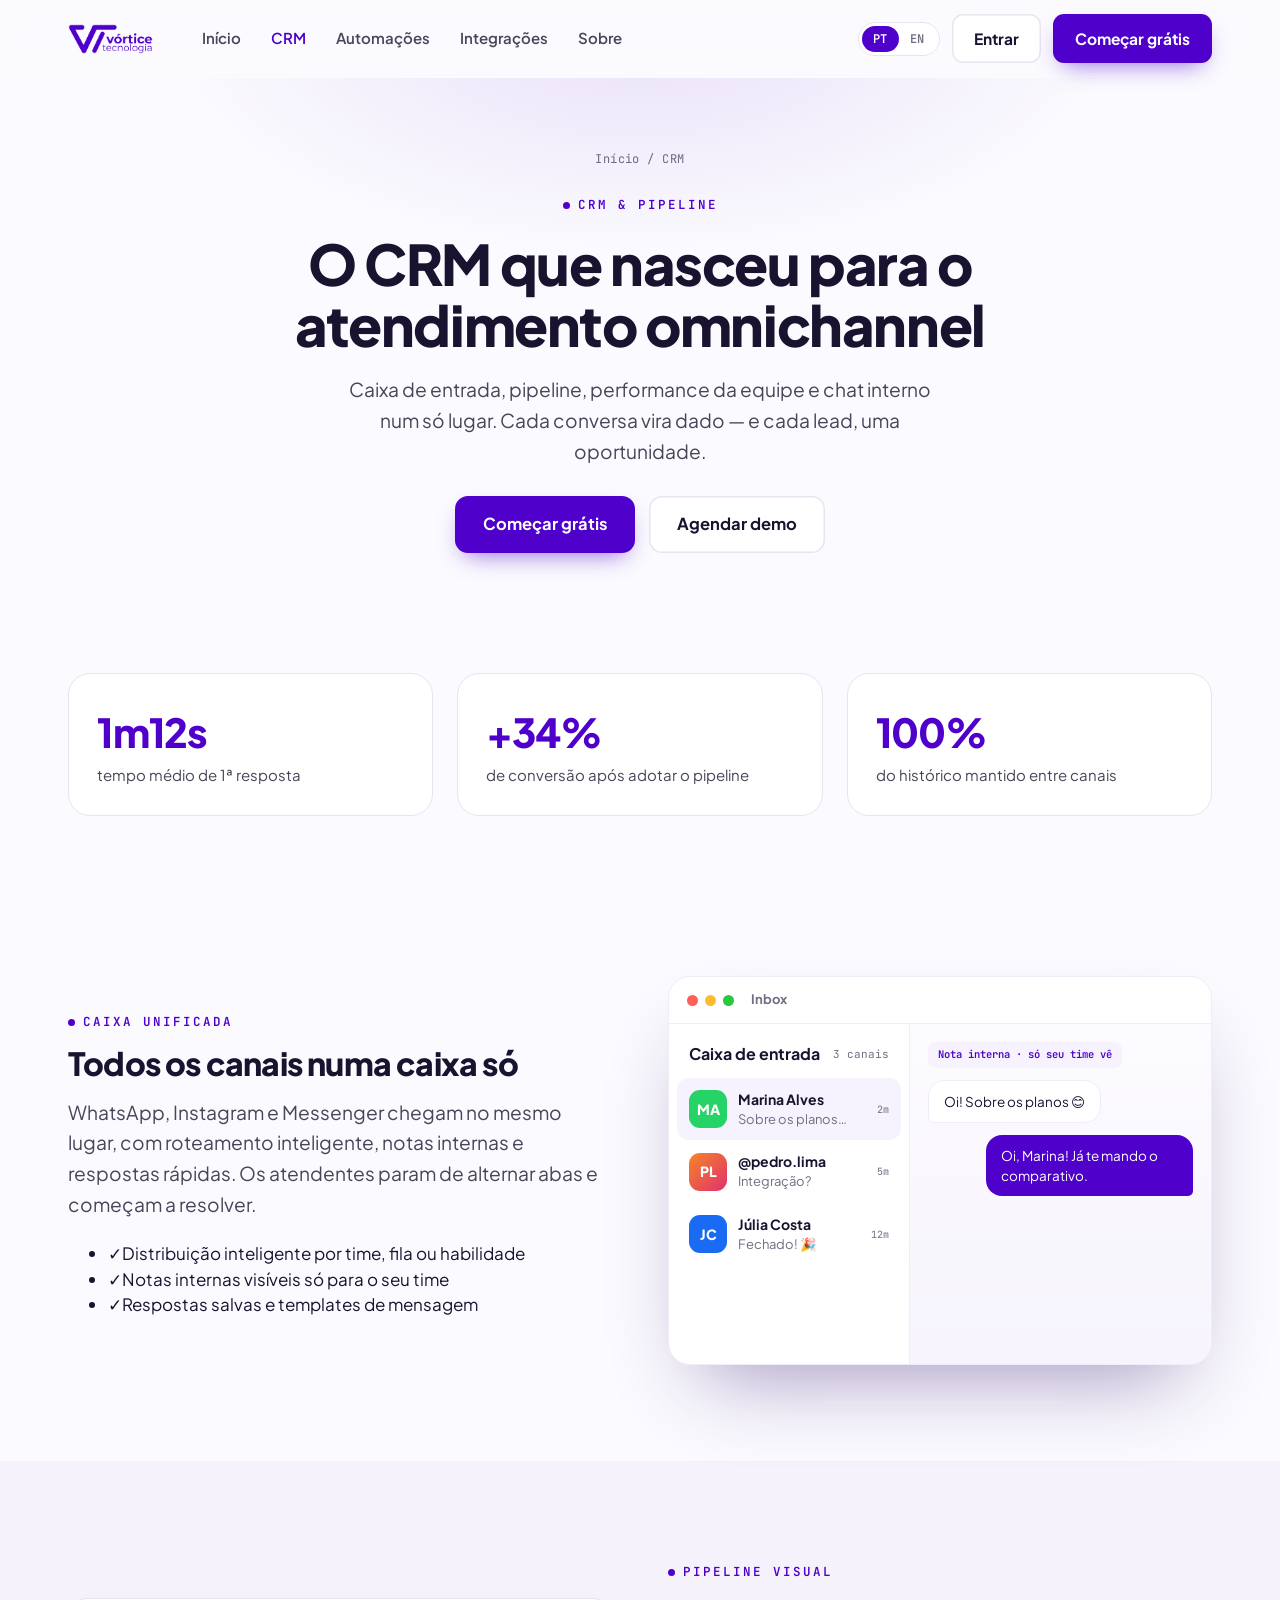
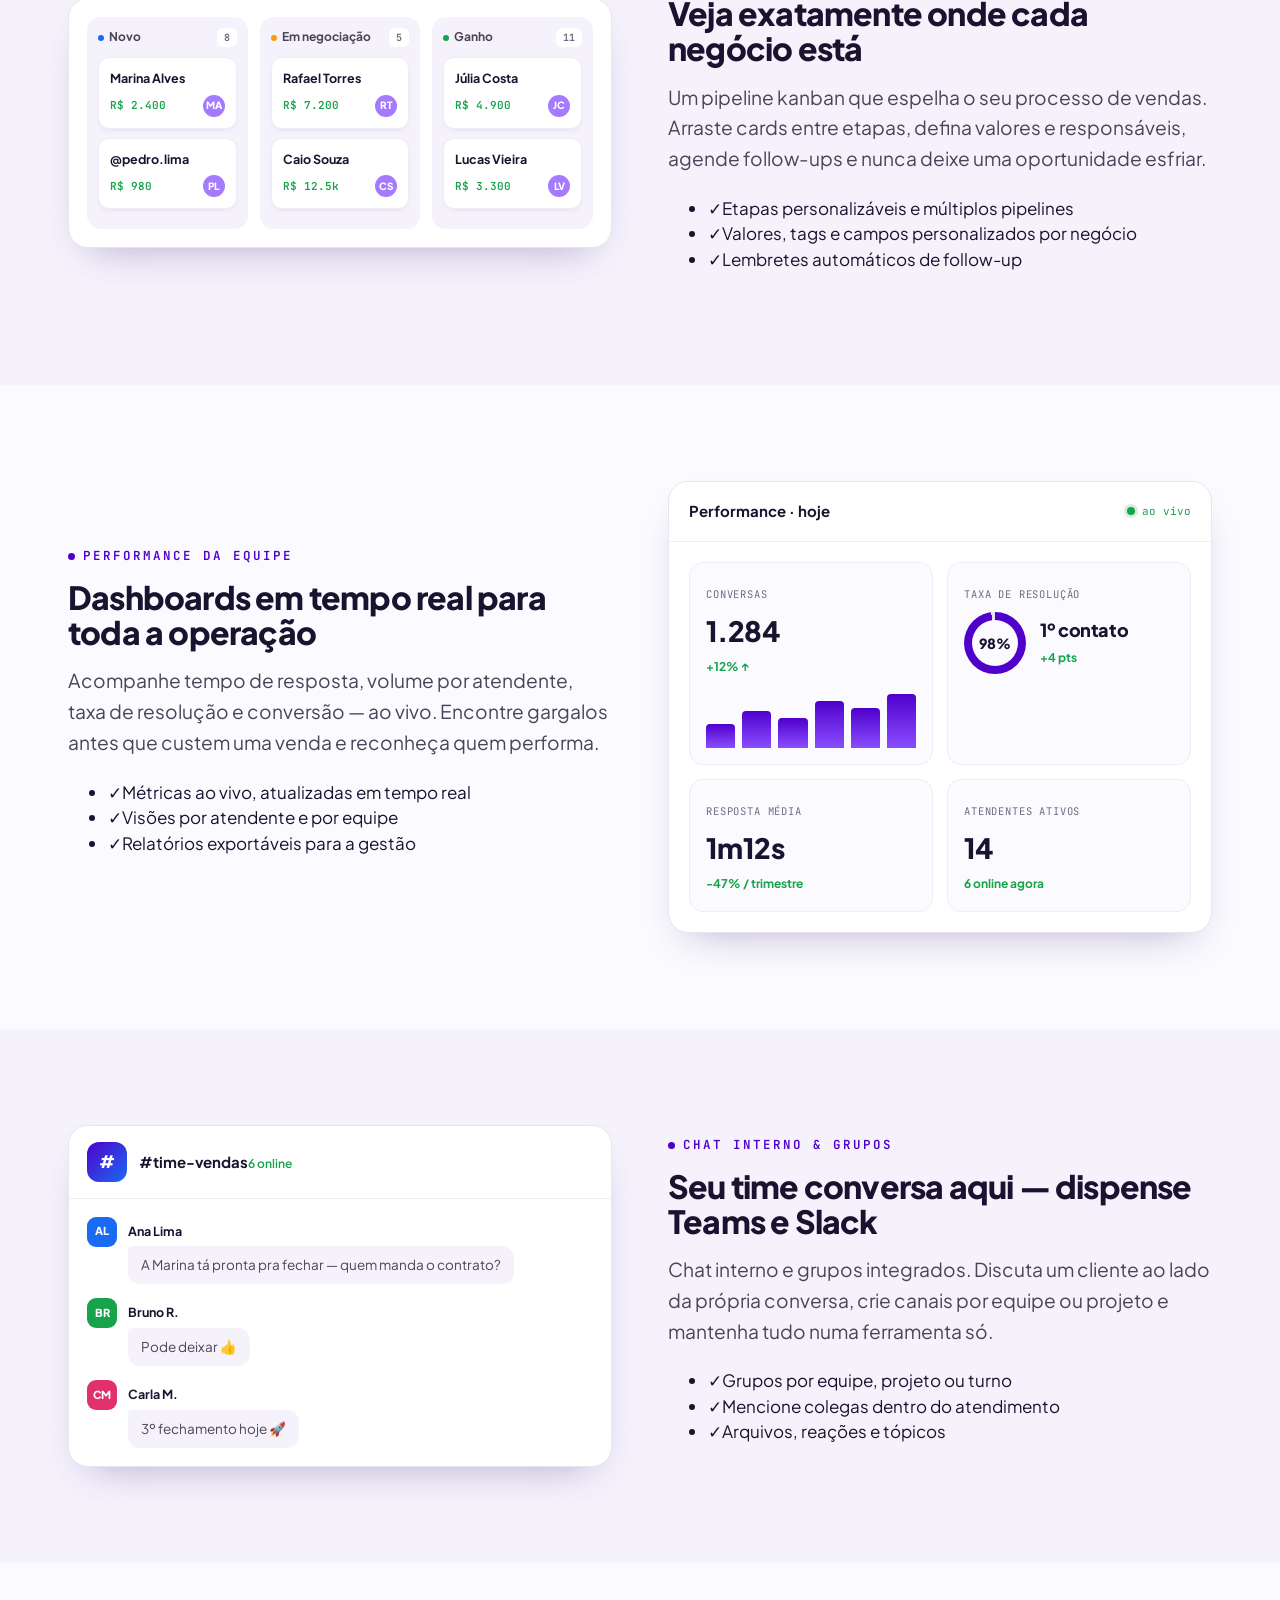
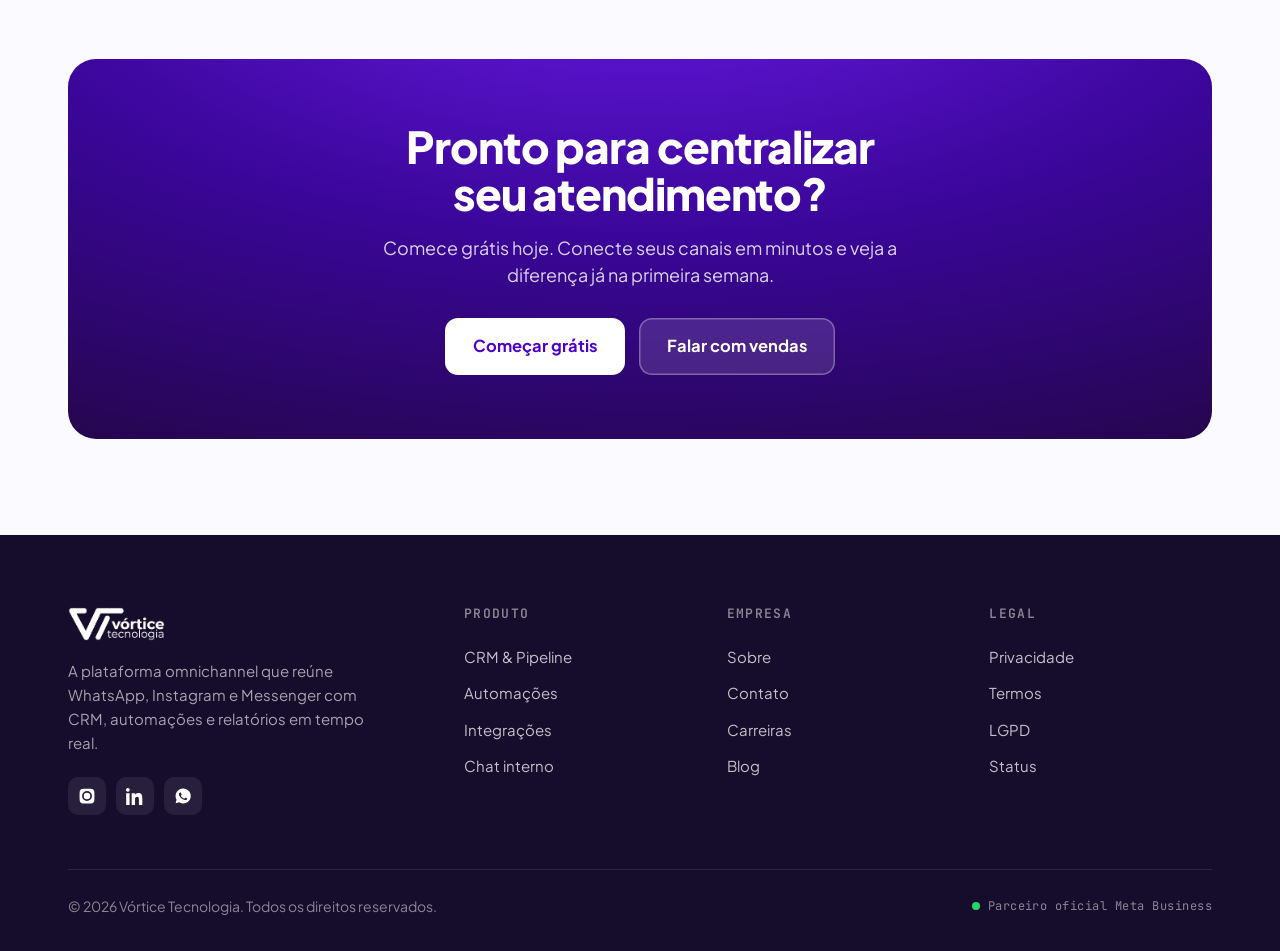
<file: project/crm.html>
<!DOCTYPE html>
<html lang="pt-BR">
<head>
<meta charset="UTF-8">
<meta name="viewport" content="width=device-width, initial-scale=1.0">
<title>CRM & Pipeline — Vórtice Tecnologia</title>
<meta name="description" content="Caixa de entrada unificada, pipeline visual, performance da equipe e chat interno. O CRM que nasceu para o atendimento omnichannel.">
<link rel="preconnect" href="https://fonts.googleapis.com">
<link rel="preconnect" href="https://fonts.gstatic.com" crossorigin>
<link href="https://fonts.googleapis.com/css2?family=Plus+Jakarta+Sans:wght@400;500;600;700;800&family=JetBrains+Mono:wght@400;500;600&display=swap" rel="stylesheet">
<link rel="stylesheet" href="css/site.css">

</head>
<body>

<!-- ============================ NAV ============================ -->
<header class="nav">
  <div class="nav-inner">
    <a href="index"><img src="assets/vortice-logo.png" alt="Vórtice Tecnologia" class="nav-logo"></a>
    <nav class="nav-links">
      <a href="index" data-en="Home">Início</a>
      <a href="crm" data-en="CRM">CRM</a>
      <a href="automacoes" data-en="Automation">Automações</a>
      <a href="integracoes" data-en="Integrations">Integrações</a>
      <a href="sobre" data-en="Company">Sobre</a>
    </nav>
    <div class="nav-right">
      <div class="lang-toggle">
        <button data-lang="pt" class="on">PT</button>
        <button data-lang="en">EN</button>
      </div>
      <div class="nav-cta">
        <a href="https://app.vorticetecnologia.com.br" class="btn btn-ghost" data-en="Log in">Entrar</a>
        <a href="contato" class="btn btn-primary" data-en="Start free">Começar grátis</a>
      </div>
      <button class="nav-burger" aria-label="Menu"><span></span><span></span><span></span></button>
    </div>
  </div>
</header>
<div class="nav-mobile">
  <a href="index" data-en="Home">Início</a>
  <a href="crm" data-en="CRM">CRM</a>
  <a href="automacoes" data-en="Automation">Automações</a>
  <a href="integracoes" data-en="Integrations">Integrações</a>
  <a href="sobre" data-en="Company">Sobre</a>
  <a href="contato" data-en="Contact">Contato</a>
  <a href="contato" class="btn btn-primary" data-en="Start free">Começar grátis</a>
</div>


<section class="page-hero">
  <div class="container">
    <div class="breadcrumb"><a href="index">Início</a> / <span data-en="CRM">CRM</span></div>
    <span class="kicker" data-en="CRM & Pipeline">CRM & Pipeline</span>
    <h1 data-en="The CRM built for omnichannel service">O CRM que nasceu para o atendimento omnichannel</h1>
    <p class="lead" data-en="Inbox, pipeline, team performance and internal chat in one place. Every conversation becomes data — and every lead, an opportunity.">Caixa de entrada, pipeline, performance da equipe e chat interno num só lugar. Cada conversa vira dado — e cada lead, uma oportunidade.</p>
    <div class="btn-row">
      <a href="contato" class="btn btn-primary btn-lg" data-en="Start free">Começar grátis</a>
      <a href="contato" class="btn btn-ghost btn-lg" data-en="Book a demo">Agendar demo</a>
    </div>
  </div>
</section>

<section class="section-sm">
  <div class="container">
    <div class="statstrip reveal">
      <div class="st"><b>1m12s</b><span data-en="average first response time">tempo médio de 1ª resposta</span></div>
      <div class="st"><b>+34%</b><span data-en="conversion after adopting the pipeline">de conversão após adotar o pipeline</span></div>
      <div class="st"><b>100%</b><span data-en="of history kept across channels">do histórico mantido entre canais</span></div>
    </div>
  </div>
</section>

<section class="section">
  <div class="container">
    <div class="split reveal">
      <div class="split-copy">
        <span class="kicker" data-en="Unified inbox">Caixa unificada</span>
        <h2 class="h-md" data-en="Every channel in a single inbox">Todos os canais numa caixa só</h2>
        <p class="lead" data-en="WhatsApp, Instagram and Messenger land in the same place, with smart routing, internal notes and quick replies. Agents stop juggling tabs and start resolving.">WhatsApp, Instagram e Messenger chegam no mesmo lugar, com roteamento inteligente, notas internas e respostas rápidas. Os atendentes param de alternar abas e começam a resolver.</p>
        <ul class="flist">
          <li><span class="ck">✓</span><span data-en="Smart distribution by team, queue or skill">Distribuição inteligente por time, fila ou habilidade</span></li>
          <li><span class="ck">✓</span><span data-en="Internal notes visible only to your team">Notas internas visíveis só para o seu time</span></li>
          <li><span class="ck">✓</span><span data-en="Saved replies and message templates">Respostas salvas e templates de mensagem</span></li>
        </ul>
      </div>
      <div class="split-media mock">
        <div class="mock-app">
          <div class="mock-bar"><span class="d" style="background:#FF5F57"></span><span class="d" style="background:#FEBC2E"></span><span class="d" style="background:#28C840"></span><span class="ttl">Inbox</span></div>
          <div class="mock-body">
            <div class="mock-list">
              <div class="lhead"><b data-en="Inbox">Caixa de entrada</b><span data-en="3 channels">3 canais</span></div>
              <div class="mrow sel"><div class="ic" style="background:#25D366">MA</div><div class="txt"><b>Marina Alves</b><i data-en="About the plans…">Sobre os planos…</i></div><span class="meta">2m</span></div>
              <div class="mrow"><div class="ic" style="background:linear-gradient(135deg,#F58529,#E1306C)">PL</div><div class="txt"><b>@pedro.lima</b><i data-en="Integration?">Integração?</i></div><span class="meta">5m</span></div>
              <div class="mrow"><div class="ic" style="background:#1A6BF4">JC</div><div class="txt"><b>Júlia Costa</b><i data-en="Done! 🎉">Fechado! 🎉</i></div><span class="meta">12m</span></div>
            </div>
            <div class="mock-chat">
              <span class="tag-auto" data-en="Internal note · only your team sees this">Nota interna · só seu time vê</span>
              <div class="bub them" data-en="Hi! About the plans 😊">Oi! Sobre os planos 😊</div>
              <div class="bub me" data-en="Hi Marina! I'll send the comparison now.">Oi, Marina! Já te mando o comparativo.</div>
            </div>
          </div>
        </div>
      </div>
    </div>
  </div>
</section>

<section class="section bg-soft">
  <div class="container">
    <div class="split rev reveal">
      <div class="split-copy">
        <span class="kicker" data-en="Visual pipeline">Pipeline visual</span>
        <h2 class="h-md" data-en="See exactly where each deal stands">Veja exatamente onde cada negócio está</h2>
        <p class="lead" data-en="A Kanban pipeline that mirrors your sales process. Drag cards between stages, set values and owners, schedule follow-ups and never let an opportunity go cold.">Um pipeline kanban que espelha o seu processo de vendas. Arraste cards entre etapas, defina valores e responsáveis, agende follow-ups e nunca deixe uma oportunidade esfriar.</p>
        <ul class="flist">
          <li><span class="ck">✓</span><span data-en="Custom stages and multiple pipelines">Etapas personalizáveis e múltiplos pipelines</span></li>
          <li><span class="ck">✓</span><span data-en="Values, tags and custom fields per deal">Valores, tags e campos personalizados por negócio</span></li>
          <li><span class="ck">✓</span><span data-en="Automatic follow-up reminders">Lembretes automáticos de follow-up</span></li>
        </ul>
      </div>
      <div class="split-media">
        <div class="kan">
          <div class="kcol"><div class="kh"><span><span class="kdot" style="background:#1A6BF4"></span><span data-en="New">Novo</span></span><span class="cnt">8</span></div>
            <div class="kcard"><div class="kt">Marina Alves</div><div class="kb"><span class="val">R$ 2.400</span><span class="av">MA</span></div></div>
            <div class="kcard"><div class="kt">@pedro.lima</div><div class="kb"><span class="val">R$ 980</span><span class="av">PL</span></div></div></div>
          <div class="kcol"><div class="kh"><span><span class="kdot" style="background:#F59E0B"></span><span data-en="Negotiating">Em negociação</span></span><span class="cnt">5</span></div>
            <div class="kcard"><div class="kt">Rafael Torres</div><div class="kb"><span class="val">R$ 7.200</span><span class="av">RT</span></div></div>
            <div class="kcard"><div class="kt">Caio Souza</div><div class="kb"><span class="val">R$ 12.5k</span><span class="av">CS</span></div></div></div>
          <div class="kcol"><div class="kh"><span><span class="kdot" style="background:#16A34A"></span><span data-en="Won">Ganho</span></span><span class="cnt">11</span></div>
            <div class="kcard"><div class="kt">Júlia Costa</div><div class="kb"><span class="val">R$ 4.900</span><span class="av">JC</span></div></div>
            <div class="kcard"><div class="kt">Lucas Vieira</div><div class="kb"><span class="val">R$ 3.300</span><span class="av">LV</span></div></div></div>
        </div>
      </div>
    </div>
  </div>
</section>

<section class="section">
  <div class="container">
    <div class="split reveal">
      <div class="split-copy">
        <span class="kicker" data-en="Team performance">Performance da equipe</span>
        <h2 class="h-md" data-en="Real-time dashboards for the whole operation">Dashboards em tempo real para toda a operação</h2>
        <p class="lead" data-en="Track response time, volume per agent, resolution rate and conversion — live. Spot bottlenecks before they cost a sale and recognize who's performing.">Acompanhe tempo de resposta, volume por atendente, taxa de resolução e conversão — ao vivo. Encontre gargalos antes que custem uma venda e reconheça quem performa.</p>
        <ul class="flist">
          <li><span class="ck">✓</span><span data-en="Live metrics, updated as it happens">Métricas ao vivo, atualizadas em tempo real</span></li>
          <li><span class="ck">✓</span><span data-en="Per-agent and per-team views">Visões por atendente e por equipe</span></li>
          <li><span class="ck">✓</span><span data-en="Exportable reports for management">Relatórios exportáveis para a gestão</span></li>
        </ul>
      </div>
      <div class="split-media">
        <div class="dash">
          <div class="dash-top"><b data-en="Performance · today">Performance · hoje</b><span class="live" data-en="live">ao vivo</span></div>
          <div class="dash-grid">
            <div class="dcell"><span class="dl" data-en="conversations">conversas</span><div class="dv">1.284</div><span class="dd">+12% ↑</span><div class="dbars"><span style="height:40%"></span><span style="height:62%"></span><span style="height:50%"></span><span style="height:78%"></span><span style="height:66%"></span><span style="height:90%"></span></div></div>
            <div class="dcell"><span class="dl" data-en="resolution rate">taxa de resolução</span><div style="display:flex;align-items:center;gap:14px"><div class="ring" data-v="98%" style="--p:98%"></div><div><div class="dv" style="font-size:18px" data-en="1st contact">1º contato</div><span class="dd">+4 pts</span></div></div></div>
            <div class="dcell"><span class="dl" data-en="avg. response">resposta média</span><div class="dv">1m12s</div><span class="dd" data-en="-47% / quarter">-47% / trimestre</span></div>
            <div class="dcell"><span class="dl" data-en="active agents">atendentes ativos</span><div class="dv">14</div><span class="dd" data-en="6 online now">6 online agora</span></div>
          </div>
        </div>
      </div>
    </div>
  </div>
</section>

<section class="section bg-soft">
  <div class="container">
    <div class="split rev reveal">
      <div class="split-copy">
        <span class="kicker" data-en="Internal chat & groups">Chat interno & grupos</span>
        <h2 class="h-md" data-en="Your team talks here — drop Teams and Slack">Seu time conversa aqui — dispense Teams e Slack</h2>
        <p class="lead" data-en="Built-in internal chat and groups. Discuss a customer right beside the conversation, create channels by team or project, and keep everything in one tool.">Chat interno e grupos integrados. Discuta um cliente ao lado da própria conversa, crie canais por equipe ou projeto e mantenha tudo numa ferramenta só.</p>
        <ul class="flist">
          <li><span class="ck">✓</span><span data-en="Groups by team, project or shift">Grupos por equipe, projeto ou turno</span></li>
          <li><span class="ck">✓</span><span data-en="Mention colleagues inside a ticket">Mencione colegas dentro do atendimento</span></li>
          <li><span class="ck">✓</span><span data-en="Files, reactions and threads">Arquivos, reações e tópicos</span></li>
        </ul>
      </div>
      <div class="split-media">
        <div class="groups">
          <div class="gtop"><div class="gav">#</div><div><b data-en="# sales-team">#time-vendas</b><span data-en="6 online">6 online</span></div></div>
          <div class="gmsgs">
            <div class="gmsg"><div class="ga" style="background:#1A6BF4">AL</div><div class="gc"><b>Ana Lima</b><p data-en="Marina is ready to close — who sends the contract?">A Marina tá pronta pra fechar — quem manda o contrato?</p></div></div>
            <div class="gmsg"><div class="ga" style="background:#16A34A">BR</div><div class="gc"><b>Bruno R.</b><p data-en="On it 👍">Pode deixar 👍</p></div></div>
            <div class="gmsg"><div class="ga" style="background:#E1306C">CM</div><div class="gc"><b>Carla M.</b><p data-en="3rd deal today 🚀">3º fechamento hoje 🚀</p></div></div>
          </div>
        </div>
      </div>
    </div>
  </div>
</section>


<!-- CTA -->
<section class="section">
  <div class="container">
    <div class="cta-band reveal">
      <h2 data-en-html="Ready to centralize<br>your service?">Pronto para centralizar<br>seu atendimento?</h2>
      <p data-en="Start free today. Connect your channels in minutes and see the difference in week one.">Comece grátis hoje. Conecte seus canais em minutos e veja a diferença já na primeira semana.</p>
      <div class="btn-row">
        <a href="contato" class="btn btn-lg" style="background:#fff;color:var(--violet)"><span data-en="Start free">Começar grátis</span></a>
        <a href="contato" class="btn btn-lg" style="background:rgba(255,255,255,.12);color:#fff;box-shadow:inset 0 0 0 1.5px rgba(255,255,255,.3)"><span data-en="Talk to sales">Falar com vendas</span></a>
      </div>
    </div>
  </div>
</section>

<!-- ============================ FOOTER ============================ -->
<footer class="footer">
  <div class="container">
    <div class="footer-top">
      <div class="footer-brand">
        <img src="assets/vortice-logo-white.png" alt="Vórtice Tecnologia">
        <p data-en="The omnichannel platform that brings WhatsApp, Instagram and Messenger together with CRM, automation and real-time reports.">A plataforma omnichannel que reúne WhatsApp, Instagram e Messenger com CRM, automações e relatórios em tempo real.</p>
        <div class="footer-soc">
          <a href="https://www.instagram.com/vorticevt/" target="_blank" rel="noopener noreferrer" aria-label="Instagram"><svg viewBox="0 0 24 24"><path d="M12 2.2c3.2 0 3.6 0 4.9.1 1.2.1 1.8.3 2.2.4.6.2 1 .5 1.4.9.4.4.7.8.9 1.4.1.4.3 1 .4 2.2.1 1.3.1 1.7.1 4.9s0 3.6-.1 4.9c-.1 1.2-.3 1.8-.4 2.2-.2.6-.5 1-.9 1.4-.4.4-.8.7-1.4.9-.4.1-1 .3-2.2.4-1.3.1-1.7.1-4.9.1s-3.6 0-4.9-.1c-1.2-.1-1.8-.3-2.2-.4-.6-.2-1-.5-1.4-.9-.4-.4-.7-.8-.9-1.4-.1-.4-.3-1-.4-2.2-.1-1.3-.1-1.7-.1-4.9s0-3.6.1-4.9c.1-1.2.3-1.8.4-2.2.2-.6.5-1 .9-1.4.4-.4.8-.7 1.4-.9.4-.1 1-.3 2.2-.4 1.3-.1 1.7-.1 4.9-.1Zm0 3.2A6.6 6.6 0 1 0 18.6 12 6.6 6.6 0 0 0 12 5.4Zm0 10.9A4.3 4.3 0 1 1 16.3 12 4.3 4.3 0 0 1 12 16.3Zm6.8-11.2a1.5 1.5 0 1 1-1.5-1.5 1.5 1.5 0 0 1 1.5 1.5Z"/></svg></a>
          <a href="https://www.linkedin.com/company/v%C3%B3rtice-tecnologia-estrat%C3%A9gia-comercial/posts/?feedView=all" target="_blank" rel="noopener noreferrer" aria-label="LinkedIn"><svg viewBox="0 0 24 24"><path d="M4.98 3.5A2.5 2.5 0 1 1 0 3.5a2.5 2.5 0 0 1 4.98 0ZM.25 8.25h4.5V24h-4.5V8.25Zm7.5 0h4.3v2.15h.06c.6-1.13 2.06-2.32 4.24-2.32 4.54 0 5.38 2.99 5.38 6.87V24h-4.5v-7.2c0-1.72-.03-3.93-2.4-3.93-2.4 0-2.77 1.87-2.77 3.8V24h-4.5V8.25Z"/></svg></a>
          <a href="https://wa.me/5511945479989?text=Ol%C3%A1%21%20Vim%20pelo%20site%20da%20V%C3%B3rtice%20e%20gostaria%20de%20saber%20mais%20sobre%20a%20plataforma." target="_blank" rel="noopener noreferrer" aria-label="WhatsApp"><svg viewBox="0 0 24 24"><path d="M12 2a10 10 0 0 0-8.6 15l-1.3 4.7 4.8-1.3A10 10 0 1 0 12 2Zm5.5 14.2c-.2.6-1.3 1.2-1.8 1.2-.5.1-1 .2-3.3-.7-2.8-1.1-4.5-3.9-4.7-4.1-.1-.2-1.1-1.4-1.1-2.7 0-1.3.7-1.9.9-2.2.2-.2.5-.3.7-.3h.5c.2 0 .4 0 .6.5.2.5.7 1.8.8 1.9 0 .1.1.3 0 .5-.3.6-.6.8-.8 1-.1.2-.3.3-.1.6.2.3.8 1.3 1.7 2.1 1.2 1 2.1 1.4 2.4 1.5.2.1.4.1.6-.1.2-.2.7-.8.9-1.1.2-.3.4-.2.6-.1.2.1 1.5.7 1.7.8.2.1.4.2.5.3 0 .1 0 .6-.2 1.2Z"/></svg></a>
        </div>
      </div>
      <div class="footer-col">
        <h4 data-en="Product">Produto</h4>
        <a href="crm" data-en="CRM & Pipeline">CRM & Pipeline</a>
        <a href="automacoes" data-en="Automation">Automações</a>
        <a href="integracoes" data-en="Integrations">Integrações</a>
        <a href="crm" data-en="Internal chat">Chat interno</a>
      </div>
      <div class="footer-col">
        <h4 data-en="Company">Empresa</h4>
        <a href="sobre" data-en="About">Sobre</a>
        <a href="contato" data-en="Contact">Contato</a>
        <a href="contato" data-en="Careers">Carreiras</a>
        <a href="https://blog.vorticetecnologia.com.br" data-en="Blog">Blog</a>
      </div>
      <div class="footer-col">
        <h4 data-en="Legal">Legal</h4>
        <a href="#" data-en="Privacy">Privacidade</a>
        <a href="#" data-en="Terms">Termos</a>
        <a href="#" data-en="LGPD">LGPD</a>
        <a href="#" data-en="Status">Status</a>
      </div>
    </div>
    <div class="footer-bot">
      <span>© 2026 Vórtice Tecnologia. <span data-en="All rights reserved.">Todos os direitos reservados.</span></span>
      <span class="badge"><span class="dot" style="width:8px;height:8px;border-radius:50%;background:#25D366;display:inline-block"></span><span data-en="Official Meta Business Partner">Parceiro oficial Meta Business</span></span>
    </div>
  </div>
</footer>

<script src="js/site.js"></script>
</body>
</html>
</file>
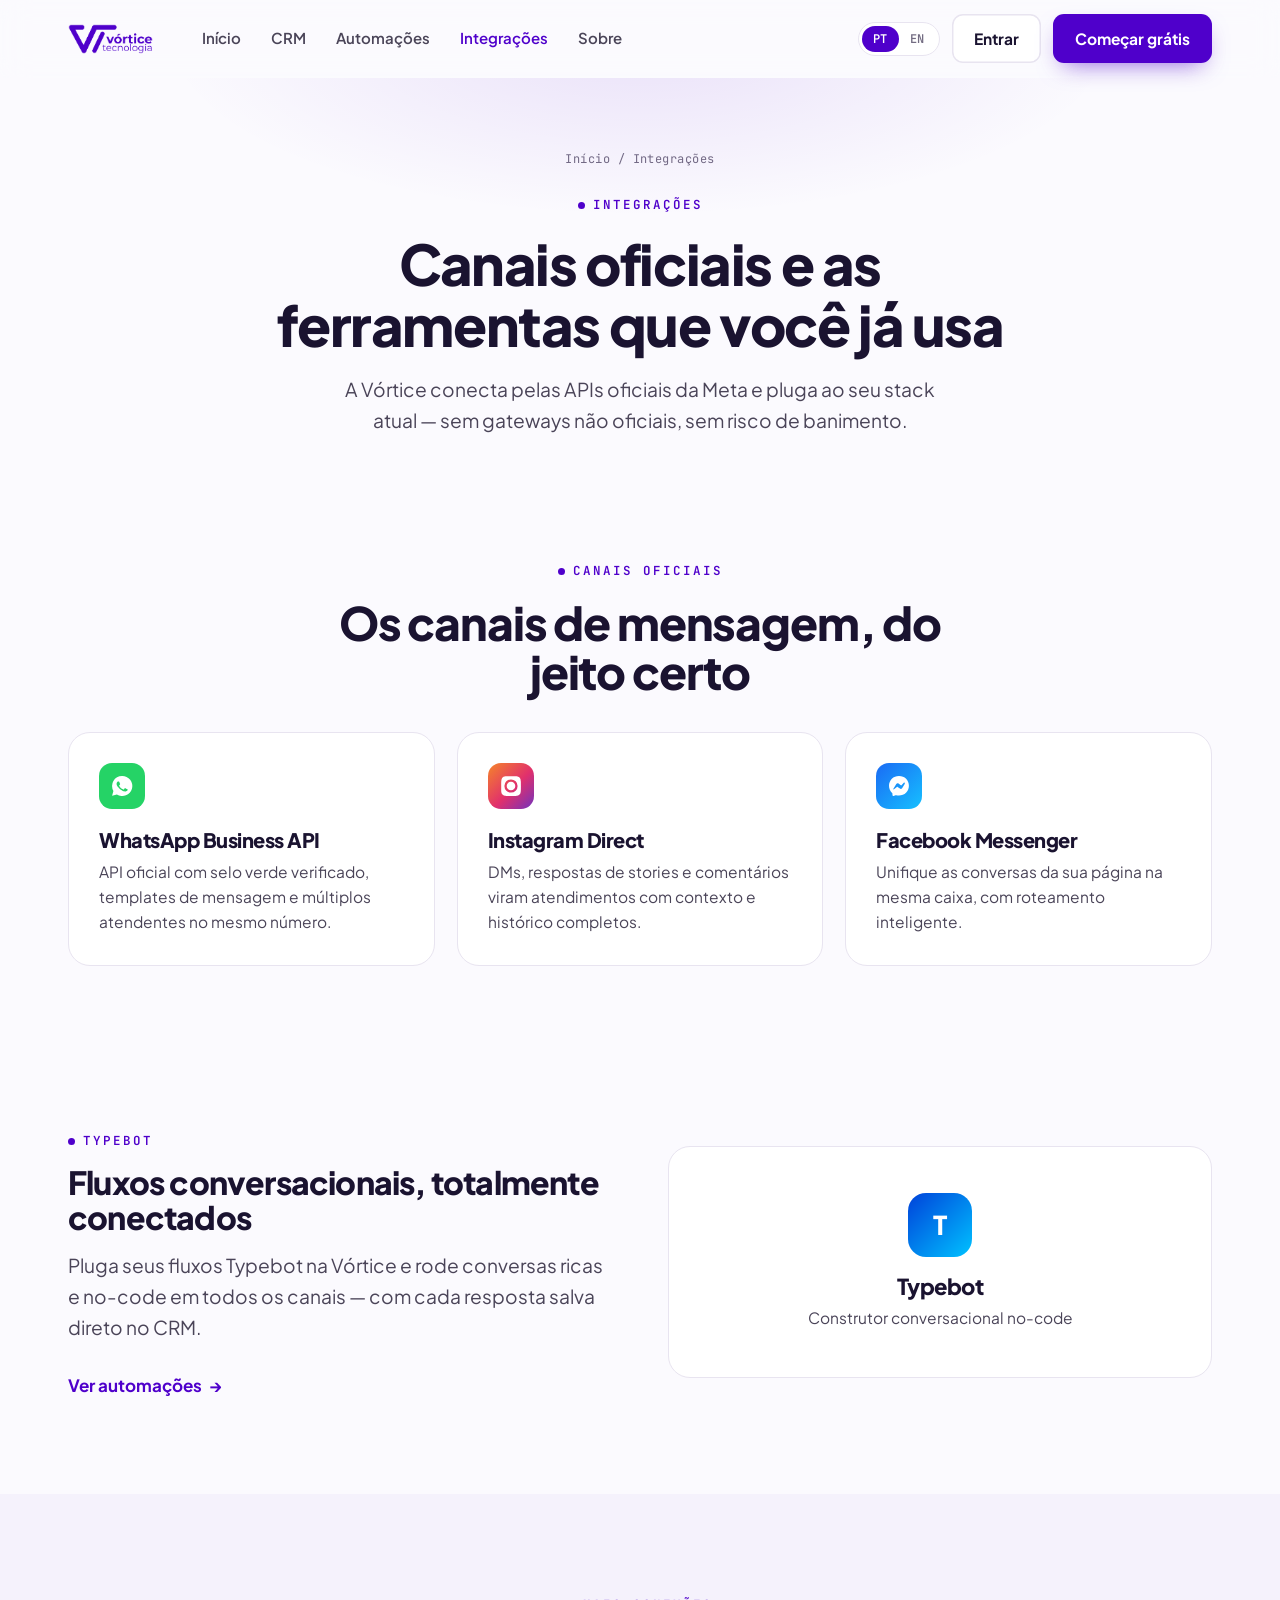
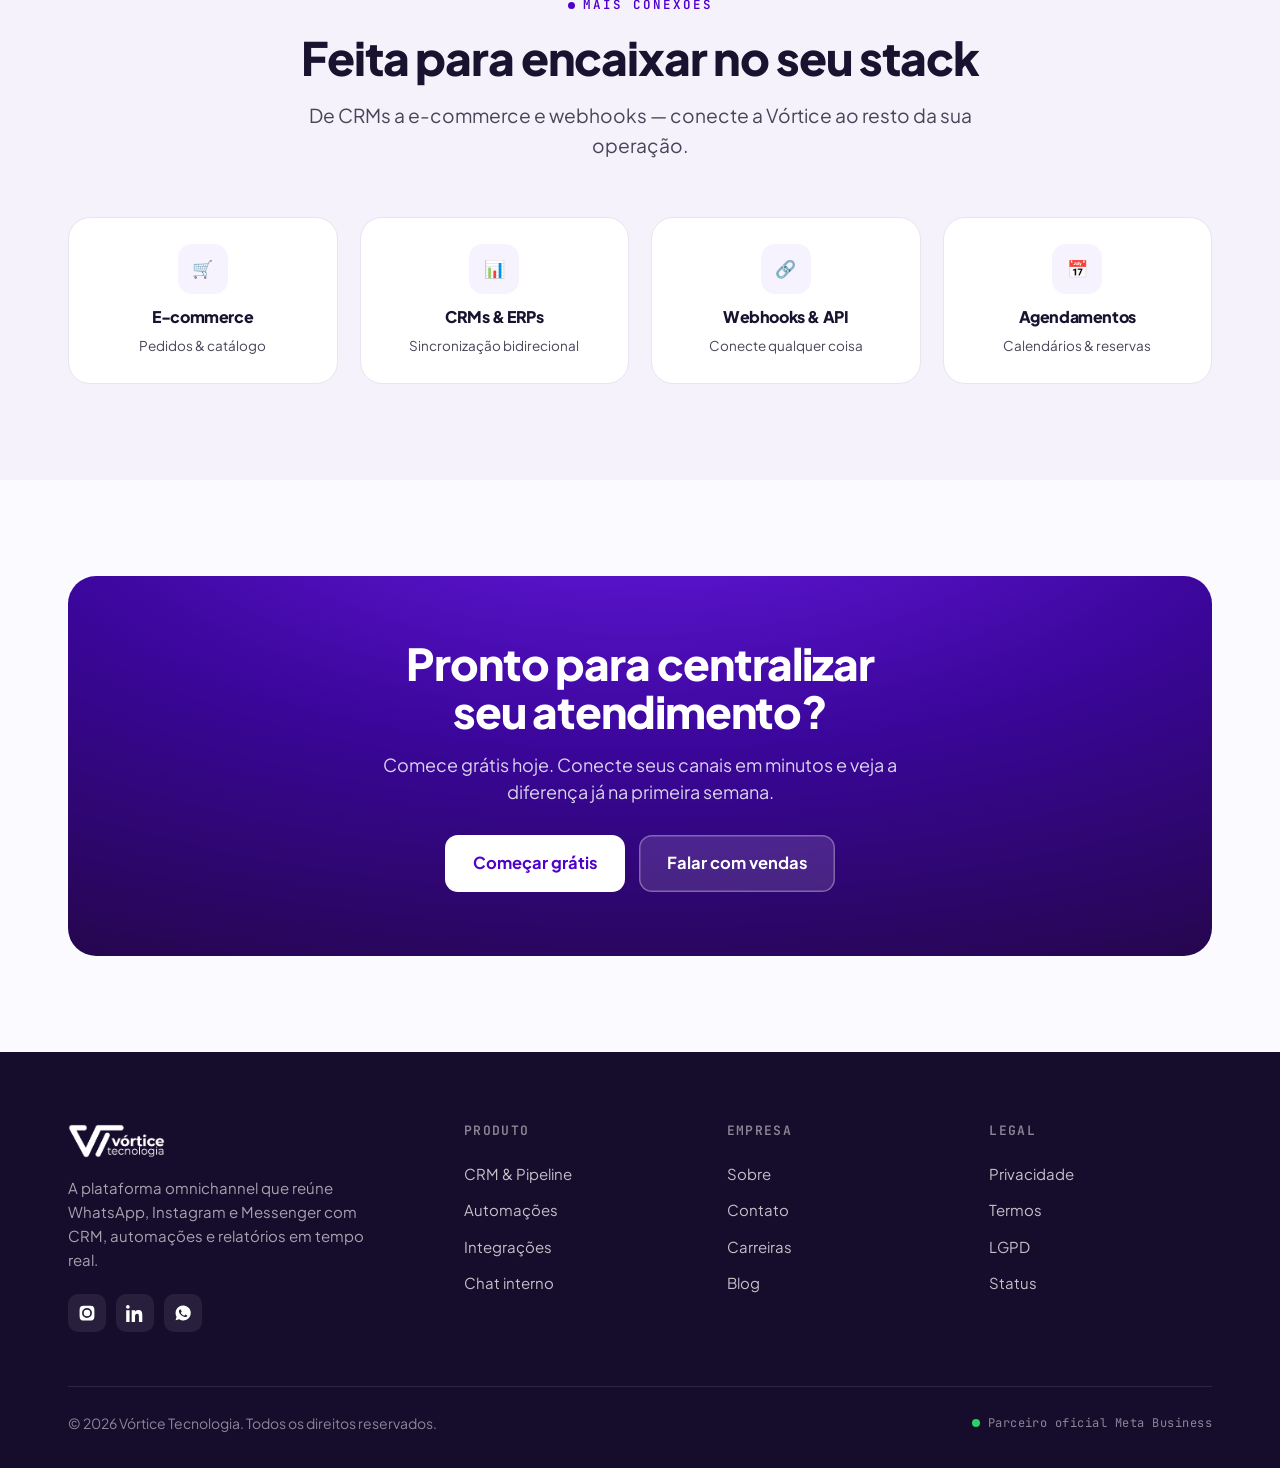
<file: project/integracoes.html>
<!DOCTYPE html>
<html lang="pt-BR">
<head>
<meta charset="UTF-8">
<meta name="viewport" content="width=device-width, initial-scale=1.0">
<title>Integrações — Vórtice Tecnologia</title>
<meta name="description" content="API oficial do WhatsApp, Instagram Direct, Facebook Messenger, Typebot e mais. Conecte a Vórtice ao seu stack.">
<link rel="preconnect" href="https://fonts.googleapis.com">
<link rel="preconnect" href="https://fonts.gstatic.com" crossorigin>
<link href="https://fonts.googleapis.com/css2?family=Plus+Jakarta+Sans:wght@400;500;600;700;800&family=JetBrains+Mono:wght@400;500;600&display=swap" rel="stylesheet">
<link rel="stylesheet" href="css/site.css">

</head>
<body>

<!-- ============================ NAV ============================ -->
<header class="nav">
  <div class="nav-inner">
    <a href="index"><img src="assets/vortice-logo.png" alt="Vórtice Tecnologia" class="nav-logo"></a>
    <nav class="nav-links">
      <a href="index" data-en="Home">Início</a>
      <a href="crm" data-en="CRM">CRM</a>
      <a href="automacoes" data-en="Automation">Automações</a>
      <a href="integracoes" data-en="Integrations">Integrações</a>
      <a href="sobre" data-en="Company">Sobre</a>
    </nav>
    <div class="nav-right">
      <div class="lang-toggle">
        <button data-lang="pt" class="on">PT</button>
        <button data-lang="en">EN</button>
      </div>
      <div class="nav-cta">
        <a href="https://app.vorticetecnologia.com.br" class="btn btn-ghost" data-en="Log in">Entrar</a>
        <a href="contato" class="btn btn-primary" data-en="Start free">Começar grátis</a>
      </div>
      <button class="nav-burger" aria-label="Menu"><span></span><span></span><span></span></button>
    </div>
  </div>
</header>
<div class="nav-mobile">
  <a href="index" data-en="Home">Início</a>
  <a href="crm" data-en="CRM">CRM</a>
  <a href="automacoes" data-en="Automation">Automações</a>
  <a href="integracoes" data-en="Integrations">Integrações</a>
  <a href="sobre" data-en="Company">Sobre</a>
  <a href="contato" data-en="Contact">Contato</a>
  <a href="contato" class="btn btn-primary" data-en="Start free">Começar grátis</a>
</div>


<section class="page-hero">
  <div class="container">
    <div class="breadcrumb"><a href="index">Início</a> / <span data-en="Integrations">Integrações</span></div>
    <span class="kicker" data-en="Integrations">Integrações</span>
    <h1 data-en="Official channels and the tools you already use">Canais oficiais e as ferramentas que você já usa</h1>
    <p class="lead" data-en="Vórtice connects through Meta's official APIs and plugs into your existing stack — no unofficial gateways, no ban risk.">A Vórtice conecta pelas APIs oficiais da Meta e pluga ao seu stack atual — sem gateways não oficiais, sem risco de banimento.</p>
  </div>
</section>

<section class="section-sm">
  <div class="container">
    <div class="section-head reveal" style="margin-bottom:36px">
      <span class="kicker" data-en="Official channels">Canais oficiais</span>
      <h2 class="h-lg" data-en="The messaging channels, done right">Os canais de mensagem, do jeito certo</h2>
    </div>
    <div class="grid g-3 reveal">
      <div class="fcard">
        <div class="chan wa" style="margin-bottom:20px"><svg viewBox="0 0 24 24" fill="#fff" width="24" height="24"><path d="M12 2a10 10 0 0 0-8.6 15l-1.3 4.7 4.8-1.3A10 10 0 1 0 12 2Zm5.5 14.2c-.2.6-1.3 1.2-1.8 1.2-.5.1-1 .2-3.3-.7-2.8-1.1-4.5-3.9-4.7-4.1-.1-.2-1.1-1.4-1.1-2.7 0-1.3.7-1.9.9-2.2.2-.2.5-.3.7-.3h.5c.2 0 .4 0 .6.5.2.5.7 1.8.8 1.9 0 .1.1.3 0 .5-.3.6-.6.8-.8 1-.1.2-.3.3-.1.6.2.3.8 1.3 1.7 2.1 1.2 1 2.1 1.4 2.4 1.5.2.1.4.1.6-.1.2-.2.7-.8.9-1.1.2-.3.4-.2.6-.1.2.1 1.5.7 1.7.8.2.1.4.2.5.3 0 .1 0 .6-.2 1.2Z"/></svg></div>
        <h3>WhatsApp Business API</h3>
        <p data-en="Official API with verified green seal, message templates and multiple agents on the same number.">API oficial com selo verde verificado, templates de mensagem e múltiplos atendentes no mesmo número.</p>
      </div>
      <div class="fcard">
        <div class="chan ig" style="margin-bottom:20px"><svg viewBox="0 0 24 24" fill="#fff" width="24" height="24"><path d="M12 2.2c3.2 0 3.6 0 4.9.1 1.2.1 1.8.3 2.2.4.6.2 1 .5 1.4.9.4.4.7.8.9 1.4.1.4.3 1 .4 2.2.1 1.3.1 1.7.1 4.9s0 3.6-.1 4.9c-.1 1.2-.3 1.8-.4 2.2-.2.6-.5 1-.9 1.4-.4.4-.8.7-1.4.9-.4.1-1 .3-2.2.4-1.3.1-1.7.1-4.9.1s-3.6 0-4.9-.1c-1.2-.1-1.8-.3-2.2-.4-.6-.2-1-.5-1.4-.9-.4-.4-.7-.8-.9-1.4-.1-.4-.3-1-.4-2.2C2.2 15.6 2.2 15.2 2.2 12s0-3.6.1-4.9c.1-1.2.3-1.8.4-2.2.2-.6.5-1 .9-1.4.4-.4.8-.7 1.4-.9.4-.1 1-.3 2.2-.4C8.4 2.2 8.8 2.2 12 2.2Zm0 3.2A6.6 6.6 0 1 0 18.6 12 6.6 6.6 0 0 0 12 5.4Zm0 10.9A4.3 4.3 0 1 1 16.3 12 4.3 4.3 0 0 1 12 16.3Zm6.8-11.2a1.5 1.5 0 1 1-1.5-1.5 1.5 1.5 0 0 1 1.5 1.5Z"/></svg></div>
        <h3>Instagram Direct</h3>
        <p data-en="DMs, story replies and comments become tickets with full context and history.">DMs, respostas de stories e comentários viram atendimentos com contexto e histórico completos.</p>
      </div>
      <div class="fcard">
        <div class="chan ms" style="margin-bottom:20px"><svg viewBox="0 0 24 24" fill="#fff" width="24" height="24"><path d="M12 2C6.3 2 2 6.2 2 11.8c0 2.9 1.2 5.4 3.1 7.2.2.1.3.4.3.6l.1 1.7c0 .5.6.9 1.1.7l1.9-.8c.2-.1.4-.1.6 0 .9.3 1.9.4 2.8.4 5.7 0 10-4.2 10-9.8C22 6.2 17.7 2 12 2Zm6 7.5-2.9 4.7c-.5.7-1.5.9-2.2.4l-2.3-1.7c-.2-.2-.5-.2-.7 0L7 15.3c-.4.3-.9-.2-.6-.6l2.9-4.7c.5-.7 1.5-.9 2.2-.4l2.3 1.7c.2.2.5.2.7 0L17 8.6c.4-.3.9.2.6.6Z"/></svg></div>
        <h3>Facebook Messenger</h3>
        <p data-en="Unify your page conversations in the same inbox, with smart routing to the right agent.">Unifique as conversas da sua página na mesma caixa, com roteamento inteligente.</p>
      </div>
    </div>
  </div>
</section>

<section class="section">
  <div class="container">
    <div class="split reveal">
      <div class="split-copy">
        <span class="kicker">Typebot</span>
        <h2 class="h-md" data-en="Conversational flows, fully connected">Fluxos conversacionais, totalmente conectados</h2>
        <p class="lead" data-en="Plug your Typebot flows into Vórtice and run rich, no-code conversations across every channel — with every answer saved straight to the CRM.">Pluga seus fluxos Typebot na Vórtice e rode conversas ricas e no-code em todos os canais — com cada resposta salva direto no CRM.</p>
        <a href="automacoes" class="btn-link" style="margin-top:8px"><span data-en="See automations">Ver automações</span> <span class="arr">→</span></a>
      </div>
      <div class="split-media">
        <div class="fcard" style="text-align:center;padding:46px"><div class="chan" style="margin:0 auto 18px;width:64px;height:64px;border-radius:18px;background:linear-gradient(135deg,#0042DA,#00C2FF);font-size:26px">T</div><h3 style="font-size:22px;margin-bottom:8px">Typebot</h3><p class="muted" data-en="No-code conversational builder">Construtor conversacional no-code</p></div>
      </div>
    </div>
  </div>
</section>

<section class="section bg-soft">
  <div class="container">
    <div class="section-head reveal">
      <span class="kicker" data-en="More connections">Mais conexões</span>
      <h2 class="h-lg" data-en="Built to fit your stack">Feita para encaixar no seu stack</h2>
      <p class="lead" data-en="From CRMs to e-commerce and webhooks — connect Vórtice to the rest of your operation.">De CRMs a e-commerce e webhooks — conecte a Vórtice ao resto da sua operação.</p>
    </div>
    <div class="grid g-4 reveal">
      <div class="fcard" style="text-align:center;padding:26px"><div class="ficon" style="margin:0 auto 14px">🛒</div><h3 style="font-size:16px" data-en="E-commerce">E-commerce</h3><p style="font-size:13.5px" data-en="Orders & catalog">Pedidos & catálogo</p></div>
      <div class="fcard" style="text-align:center;padding:26px"><div class="ficon" style="margin:0 auto 14px">📊</div><h3 style="font-size:16px">CRMs & ERPs</h3><p style="font-size:13.5px" data-en="Two-way sync">Sincronização bidirecional</p></div>
      <div class="fcard" style="text-align:center;padding:26px"><div class="ficon" style="margin:0 auto 14px">🔗</div><h3 style="font-size:16px">Webhooks & API</h3><p style="font-size:13.5px" data-en="Connect anything">Conecte qualquer coisa</p></div>
      <div class="fcard" style="text-align:center;padding:26px"><div class="ficon" style="margin:0 auto 14px">📅</div><h3 style="font-size:16px" data-en="Scheduling">Agendamentos</h3><p style="font-size:13.5px" data-en="Calendars & booking">Calendários & reservas</p></div>
    </div>
  </div>
</section>


<!-- CTA -->
<section class="section">
  <div class="container">
    <div class="cta-band reveal">
      <h2 data-en-html="Ready to centralize<br>your service?">Pronto para centralizar<br>seu atendimento?</h2>
      <p data-en="Start free today. Connect your channels in minutes and see the difference in week one.">Comece grátis hoje. Conecte seus canais em minutos e veja a diferença já na primeira semana.</p>
      <div class="btn-row">
        <a href="contato" class="btn btn-lg" style="background:#fff;color:var(--violet)"><span data-en="Start free">Começar grátis</span></a>
        <a href="contato" class="btn btn-lg" style="background:rgba(255,255,255,.12);color:#fff;box-shadow:inset 0 0 0 1.5px rgba(255,255,255,.3)"><span data-en="Talk to sales">Falar com vendas</span></a>
      </div>
    </div>
  </div>
</section>

<!-- ============================ FOOTER ============================ -->
<footer class="footer">
  <div class="container">
    <div class="footer-top">
      <div class="footer-brand">
        <img src="assets/vortice-logo-white.png" alt="Vórtice Tecnologia">
        <p data-en="The omnichannel platform that brings WhatsApp, Instagram and Messenger together with CRM, automation and real-time reports.">A plataforma omnichannel que reúne WhatsApp, Instagram e Messenger com CRM, automações e relatórios em tempo real.</p>
        <div class="footer-soc">
          <a href="https://www.instagram.com/vorticevt/" target="_blank" rel="noopener noreferrer" aria-label="Instagram"><svg viewBox="0 0 24 24"><path d="M12 2.2c3.2 0 3.6 0 4.9.1 1.2.1 1.8.3 2.2.4.6.2 1 .5 1.4.9.4.4.7.8.9 1.4.1.4.3 1 .4 2.2.1 1.3.1 1.7.1 4.9s0 3.6-.1 4.9c-.1 1.2-.3 1.8-.4 2.2-.2.6-.5 1-.9 1.4-.4.4-.8.7-1.4.9-.4.1-1 .3-2.2.4-1.3.1-1.7.1-4.9.1s-3.6 0-4.9-.1c-1.2-.1-1.8-.3-2.2-.4-.6-.2-1-.5-1.4-.9-.4-.4-.7-.8-.9-1.4-.1-.4-.3-1-.4-2.2-.1-1.3-.1-1.7-.1-4.9s0-3.6.1-4.9c.1-1.2.3-1.8.4-2.2.2-.6.5-1 .9-1.4.4-.4.8-.7 1.4-.9.4-.1 1-.3 2.2-.4 1.3-.1 1.7-.1 4.9-.1Zm0 3.2A6.6 6.6 0 1 0 18.6 12 6.6 6.6 0 0 0 12 5.4Zm0 10.9A4.3 4.3 0 1 1 16.3 12 4.3 4.3 0 0 1 12 16.3Zm6.8-11.2a1.5 1.5 0 1 1-1.5-1.5 1.5 1.5 0 0 1 1.5 1.5Z"/></svg></a>
          <a href="https://www.linkedin.com/company/v%C3%B3rtice-tecnologia-estrat%C3%A9gia-comercial/posts/?feedView=all" target="_blank" rel="noopener noreferrer" aria-label="LinkedIn"><svg viewBox="0 0 24 24"><path d="M4.98 3.5A2.5 2.5 0 1 1 0 3.5a2.5 2.5 0 0 1 4.98 0ZM.25 8.25h4.5V24h-4.5V8.25Zm7.5 0h4.3v2.15h.06c.6-1.13 2.06-2.32 4.24-2.32 4.54 0 5.38 2.99 5.38 6.87V24h-4.5v-7.2c0-1.72-.03-3.93-2.4-3.93-2.4 0-2.77 1.87-2.77 3.8V24h-4.5V8.25Z"/></svg></a>
          <a href="https://wa.me/5511945479989?text=Ol%C3%A1%21%20Vim%20pelo%20site%20da%20V%C3%B3rtice%20e%20gostaria%20de%20saber%20mais%20sobre%20a%20plataforma." target="_blank" rel="noopener noreferrer" aria-label="WhatsApp"><svg viewBox="0 0 24 24"><path d="M12 2a10 10 0 0 0-8.6 15l-1.3 4.7 4.8-1.3A10 10 0 1 0 12 2Zm5.5 14.2c-.2.6-1.3 1.2-1.8 1.2-.5.1-1 .2-3.3-.7-2.8-1.1-4.5-3.9-4.7-4.1-.1-.2-1.1-1.4-1.1-2.7 0-1.3.7-1.9.9-2.2.2-.2.5-.3.7-.3h.5c.2 0 .4 0 .6.5.2.5.7 1.8.8 1.9 0 .1.1.3 0 .5-.3.6-.6.8-.8 1-.1.2-.3.3-.1.6.2.3.8 1.3 1.7 2.1 1.2 1 2.1 1.4 2.4 1.5.2.1.4.1.6-.1.2-.2.7-.8.9-1.1.2-.3.4-.2.6-.1.2.1 1.5.7 1.7.8.2.1.4.2.5.3 0 .1 0 .6-.2 1.2Z"/></svg></a>
        </div>
      </div>
      <div class="footer-col">
        <h4 data-en="Product">Produto</h4>
        <a href="crm" data-en="CRM & Pipeline">CRM & Pipeline</a>
        <a href="automacoes" data-en="Automation">Automações</a>
        <a href="integracoes" data-en="Integrations">Integrações</a>
        <a href="crm" data-en="Internal chat">Chat interno</a>
      </div>
      <div class="footer-col">
        <h4 data-en="Company">Empresa</h4>
        <a href="sobre" data-en="About">Sobre</a>
        <a href="contato" data-en="Contact">Contato</a>
        <a href="contato" data-en="Careers">Carreiras</a>
        <a href="https://blog.vorticetecnologia.com.br" data-en="Blog">Blog</a>
      </div>
      <div class="footer-col">
        <h4 data-en="Legal">Legal</h4>
        <a href="#" data-en="Privacy">Privacidade</a>
        <a href="#" data-en="Terms">Termos</a>
        <a href="#" data-en="LGPD">LGPD</a>
        <a href="#" data-en="Status">Status</a>
      </div>
    </div>
    <div class="footer-bot">
      <span>© 2026 Vórtice Tecnologia. <span data-en="All rights reserved.">Todos os direitos reservados.</span></span>
      <span class="badge"><span class="dot" style="width:8px;height:8px;border-radius:50%;background:#25D366;display:inline-block"></span><span data-en="Official Meta Business Partner">Parceiro oficial Meta Business</span></span>
    </div>
  </div>
</footer>

<script src="js/site.js"></script>
</body>
</html>
</file>
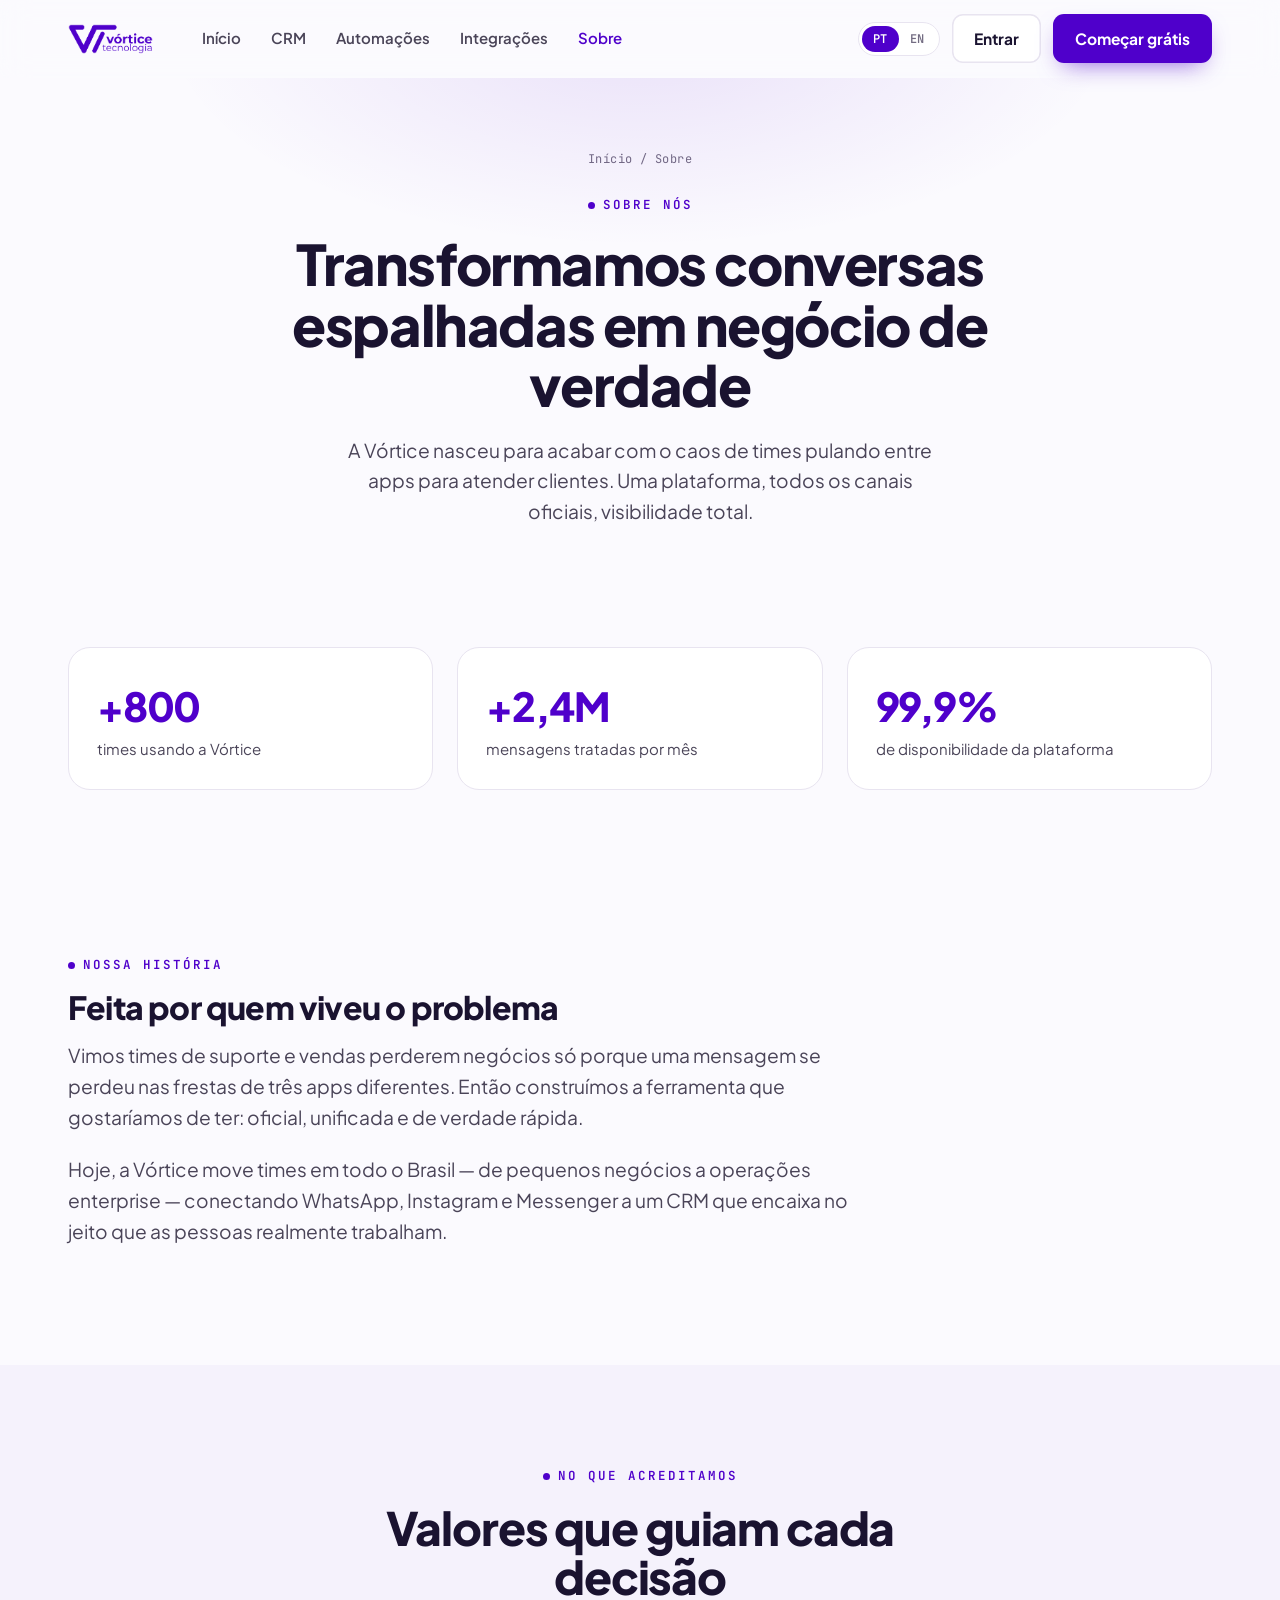
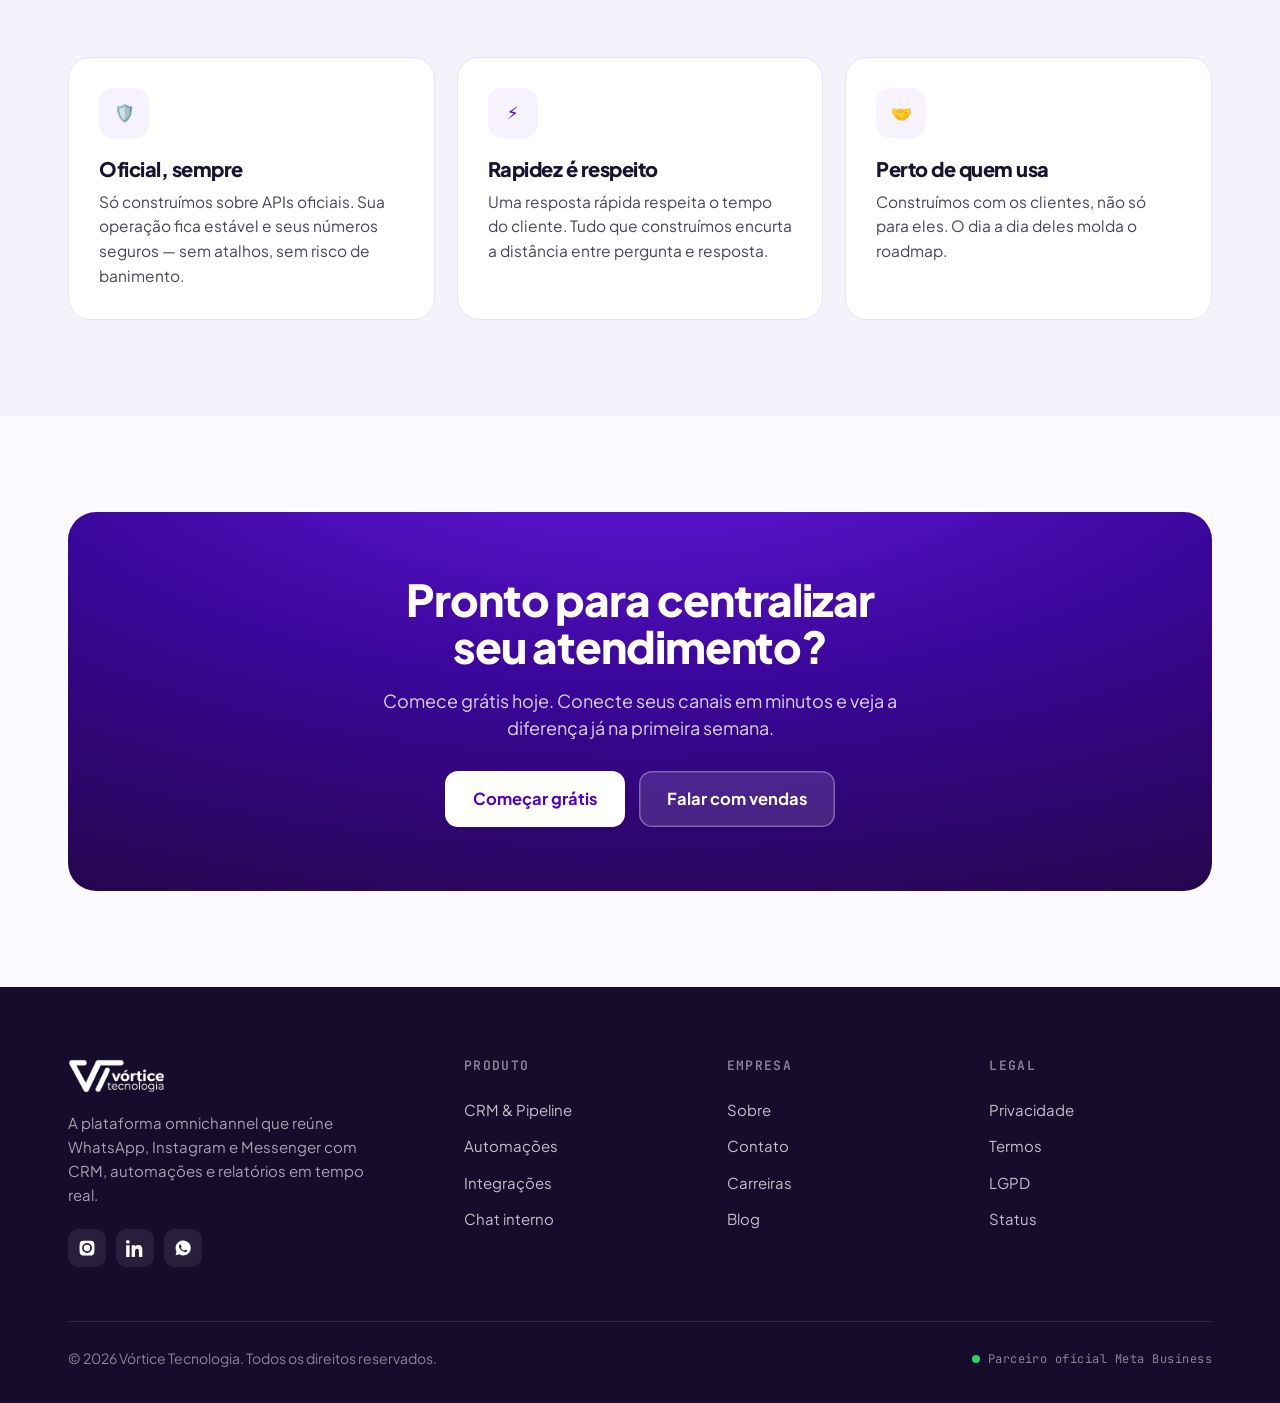
<file: project/sobre.html>
<!DOCTYPE html>
<html lang="pt-BR">
<head>
<meta charset="UTF-8">
<meta name="viewport" content="width=device-width, initial-scale=1.0">
<title>Sobre a Vórtice Tecnologia</title>
<meta name="description" content="Quem somos: a empresa por trás da plataforma omnichannel que reúne WhatsApp, Instagram e Messenger com CRM e automações.">
<link rel="preconnect" href="https://fonts.googleapis.com">
<link rel="preconnect" href="https://fonts.gstatic.com" crossorigin>
<link href="https://fonts.googleapis.com/css2?family=Plus+Jakarta+Sans:wght@400;500;600;700;800&family=JetBrains+Mono:wght@400;500;600&display=swap" rel="stylesheet">
<link rel="stylesheet" href="css/site.css">

</head>
<body>

<!-- ============================ NAV ============================ -->
<header class="nav">
  <div class="nav-inner">
    <a href="index"><img src="assets/vortice-logo.png" alt="Vórtice Tecnologia" class="nav-logo"></a>
    <nav class="nav-links">
      <a href="index" data-en="Home">Início</a>
      <a href="crm" data-en="CRM">CRM</a>
      <a href="automacoes" data-en="Automation">Automações</a>
      <a href="integracoes" data-en="Integrations">Integrações</a>
      <a href="sobre" data-en="Company">Sobre</a>
    </nav>
    <div class="nav-right">
      <div class="lang-toggle">
        <button data-lang="pt" class="on">PT</button>
        <button data-lang="en">EN</button>
      </div>
      <div class="nav-cta">
        <a href="https://app.vorticetecnologia.com.br" class="btn btn-ghost" data-en="Log in">Entrar</a>
        <a href="contato" class="btn btn-primary" data-en="Start free">Começar grátis</a>
      </div>
      <button class="nav-burger" aria-label="Menu"><span></span><span></span><span></span></button>
    </div>
  </div>
</header>
<div class="nav-mobile">
  <a href="index" data-en="Home">Início</a>
  <a href="crm" data-en="CRM">CRM</a>
  <a href="automacoes" data-en="Automation">Automações</a>
  <a href="integracoes" data-en="Integrations">Integrações</a>
  <a href="sobre" data-en="Company">Sobre</a>
  <a href="contato" data-en="Contact">Contato</a>
  <a href="contato" class="btn btn-primary" data-en="Start free">Começar grátis</a>
</div>


<section class="page-hero">
  <div class="container">
    <div class="breadcrumb"><a href="index">Início</a> / <span data-en="Company">Sobre</span></div>
    <span class="kicker" data-en="About us">Sobre nós</span>
    <h1 data-en="We turn scattered conversations into real business">Transformamos conversas espalhadas em negócio de verdade</h1>
    <p class="lead" data-en="Vórtice was born to end the chaos of teams jumping between apps to serve customers. One platform, every official channel, full visibility.">A Vórtice nasceu para acabar com o caos de times pulando entre apps para atender clientes. Uma plataforma, todos os canais oficiais, visibilidade total.</p>
  </div>
</section>

<section class="section-sm">
  <div class="container">
    <div class="statstrip reveal">
      <div class="st"><b>+800</b><span data-en="teams using Vórtice">times usando a Vórtice</span></div>
      <div class="st"><b>+2,4M</b><span data-en="messages handled monthly">mensagens tratadas por mês</span></div>
      <div class="st"><b>99,9%</b><span data-en="platform uptime">de disponibilidade da plataforma</span></div>
    </div>
  </div>
</section>

<section class="section">
  <div class="container">
    <div class="split-copy reveal" style="max-width:820px">
        <span class="kicker" data-en="Our story">Nossa história</span>
        <h2 class="h-md" data-en="Built by people who lived the problem">Feita por quem viveu o problema</h2>
        <p class="lead" data-en="We watched support and sales teams lose deals simply because a message slipped through the cracks of three different apps. So we built the tool we wished we had: official, unified and genuinely fast.">Vimos times de suporte e vendas perderem negócios só porque uma mensagem se perdeu nas frestas de três apps diferentes. Então construímos a ferramenta que gostaríamos de ter: oficial, unificada e de verdade rápida.</p>
        <p class="lead" style="margin-top:16px" data-en="Today, Vórtice powers teams across Brazil — from small businesses to enterprise operations — connecting WhatsApp, Instagram and Messenger to a CRM that actually fits how people work.">Hoje, a Vórtice move times em todo o Brasil — de pequenos negócios a operações enterprise — conectando WhatsApp, Instagram e Messenger a um CRM que encaixa no jeito que as pessoas realmente trabalham.</p>
    </div>
  </div>
</section>

<section class="section bg-soft">
  <div class="container">
    <div class="section-head reveal">
      <span class="kicker" data-en="What we believe">No que acreditamos</span>
      <h2 class="h-lg" data-en="Values that guide every decision">Valores que guiam cada decisão</h2>
    </div>
    <div class="grid g-3 reveal">
      <div class="fcard"><div class="ficon">🛡️</div><h3 data-en="Official, always">Oficial, sempre</h3><p data-en="We only build on official APIs. Your operation stays stable and your numbers stay safe — no shortcuts, no ban risk.">Só construímos sobre APIs oficiais. Sua operação fica estável e seus números seguros — sem atalhos, sem risco de banimento.</p></div>
      <div class="fcard"><div class="ficon">⚡</div><h3 data-en="Speed is respect">Rapidez é respeito</h3><p data-en="A fast reply respects your customer's time. Everything we build aims to shorten the distance between question and answer.">Uma resposta rápida respeita o tempo do cliente. Tudo que construímos encurta a distância entre pergunta e resposta.</p></div>
      <div class="fcard"><div class="ficon">🤝</div><h3 data-en="Close to our customers">Perto de quem usa</h3><p data-en="We ship with our customers, not just for them. Their day-to-day shapes the roadmap.">Construímos com os clientes, não só para eles. O dia a dia deles molda o roadmap.</p></div>
    </div>
  </div>
</section>


<!-- CTA -->
<section class="section">
  <div class="container">
    <div class="cta-band reveal">
      <h2 data-en-html="Ready to centralize<br>your service?">Pronto para centralizar<br>seu atendimento?</h2>
      <p data-en="Start free today. Connect your channels in minutes and see the difference in week one.">Comece grátis hoje. Conecte seus canais em minutos e veja a diferença já na primeira semana.</p>
      <div class="btn-row">
        <a href="contato" class="btn btn-lg" style="background:#fff;color:var(--violet)"><span data-en="Start free">Começar grátis</span></a>
        <a href="contato" class="btn btn-lg" style="background:rgba(255,255,255,.12);color:#fff;box-shadow:inset 0 0 0 1.5px rgba(255,255,255,.3)"><span data-en="Talk to sales">Falar com vendas</span></a>
      </div>
    </div>
  </div>
</section>

<!-- ============================ FOOTER ============================ -->
<footer class="footer">
  <div class="container">
    <div class="footer-top">
      <div class="footer-brand">
        <img src="assets/vortice-logo-white.png" alt="Vórtice Tecnologia">
        <p data-en="The omnichannel platform that brings WhatsApp, Instagram and Messenger together with CRM, automation and real-time reports.">A plataforma omnichannel que reúne WhatsApp, Instagram e Messenger com CRM, automações e relatórios em tempo real.</p>
        <div class="footer-soc">
          <a href="https://www.instagram.com/vorticevt/" target="_blank" rel="noopener noreferrer" aria-label="Instagram"><svg viewBox="0 0 24 24"><path d="M12 2.2c3.2 0 3.6 0 4.9.1 1.2.1 1.8.3 2.2.4.6.2 1 .5 1.4.9.4.4.7.8.9 1.4.1.4.3 1 .4 2.2.1 1.3.1 1.7.1 4.9s0 3.6-.1 4.9c-.1 1.2-.3 1.8-.4 2.2-.2.6-.5 1-.9 1.4-.4.4-.8.7-1.4.9-.4.1-1 .3-2.2.4-1.3.1-1.7.1-4.9.1s-3.6 0-4.9-.1c-1.2-.1-1.8-.3-2.2-.4-.6-.2-1-.5-1.4-.9-.4-.4-.7-.8-.9-1.4-.1-.4-.3-1-.4-2.2-.1-1.3-.1-1.7-.1-4.9s0-3.6.1-4.9c.1-1.2.3-1.8.4-2.2.2-.6.5-1 .9-1.4.4-.4.8-.7 1.4-.9.4-.1 1-.3 2.2-.4 1.3-.1 1.7-.1 4.9-.1Zm0 3.2A6.6 6.6 0 1 0 18.6 12 6.6 6.6 0 0 0 12 5.4Zm0 10.9A4.3 4.3 0 1 1 16.3 12 4.3 4.3 0 0 1 12 16.3Zm6.8-11.2a1.5 1.5 0 1 1-1.5-1.5 1.5 1.5 0 0 1 1.5 1.5Z"/></svg></a>
          <a href="https://www.linkedin.com/company/v%C3%B3rtice-tecnologia-estrat%C3%A9gia-comercial/posts/?feedView=all" target="_blank" rel="noopener noreferrer" aria-label="LinkedIn"><svg viewBox="0 0 24 24"><path d="M4.98 3.5A2.5 2.5 0 1 1 0 3.5a2.5 2.5 0 0 1 4.98 0ZM.25 8.25h4.5V24h-4.5V8.25Zm7.5 0h4.3v2.15h.06c.6-1.13 2.06-2.32 4.24-2.32 4.54 0 5.38 2.99 5.38 6.87V24h-4.5v-7.2c0-1.72-.03-3.93-2.4-3.93-2.4 0-2.77 1.87-2.77 3.8V24h-4.5V8.25Z"/></svg></a>
          <a href="https://wa.me/5511945479989?text=Ol%C3%A1%21%20Vim%20pelo%20site%20da%20V%C3%B3rtice%20e%20gostaria%20de%20saber%20mais%20sobre%20a%20plataforma." target="_blank" rel="noopener noreferrer" aria-label="WhatsApp"><svg viewBox="0 0 24 24"><path d="M12 2a10 10 0 0 0-8.6 15l-1.3 4.7 4.8-1.3A10 10 0 1 0 12 2Zm5.5 14.2c-.2.6-1.3 1.2-1.8 1.2-.5.1-1 .2-3.3-.7-2.8-1.1-4.5-3.9-4.7-4.1-.1-.2-1.1-1.4-1.1-2.7 0-1.3.7-1.9.9-2.2.2-.2.5-.3.7-.3h.5c.2 0 .4 0 .6.5.2.5.7 1.8.8 1.9 0 .1.1.3 0 .5-.3.6-.6.8-.8 1-.1.2-.3.3-.1.6.2.3.8 1.3 1.7 2.1 1.2 1 2.1 1.4 2.4 1.5.2.1.4.1.6-.1.2-.2.7-.8.9-1.1.2-.3.4-.2.6-.1.2.1 1.5.7 1.7.8.2.1.4.2.5.3 0 .1 0 .6-.2 1.2Z"/></svg></a>
        </div>
      </div>
      <div class="footer-col">
        <h4 data-en="Product">Produto</h4>
        <a href="crm" data-en="CRM & Pipeline">CRM & Pipeline</a>
        <a href="automacoes" data-en="Automation">Automações</a>
        <a href="integracoes" data-en="Integrations">Integrações</a>
        <a href="crm" data-en="Internal chat">Chat interno</a>
      </div>
      <div class="footer-col">
        <h4 data-en="Company">Empresa</h4>
        <a href="sobre" data-en="About">Sobre</a>
        <a href="contato" data-en="Contact">Contato</a>
        <a href="contato" data-en="Careers">Carreiras</a>
        <a href="https://blog.vorticetecnologia.com.br" data-en="Blog">Blog</a>
      </div>
      <div class="footer-col">
        <h4 data-en="Legal">Legal</h4>
        <a href="#" data-en="Privacy">Privacidade</a>
        <a href="#" data-en="Terms">Termos</a>
        <a href="#" data-en="LGPD">LGPD</a>
        <a href="#" data-en="Status">Status</a>
      </div>
    </div>
    <div class="footer-bot">
      <span>© 2026 Vórtice Tecnologia. <span data-en="All rights reserved.">Todos os direitos reservados.</span></span>
      <span class="badge"><span class="dot" style="width:8px;height:8px;border-radius:50%;background:#25D366;display:inline-block"></span><span data-en="Official Meta Business Partner">Parceiro oficial Meta Business</span></span>
    </div>
  </div>
</footer>

<script src="js/site.js"></script>
</body>
</html>
</file>
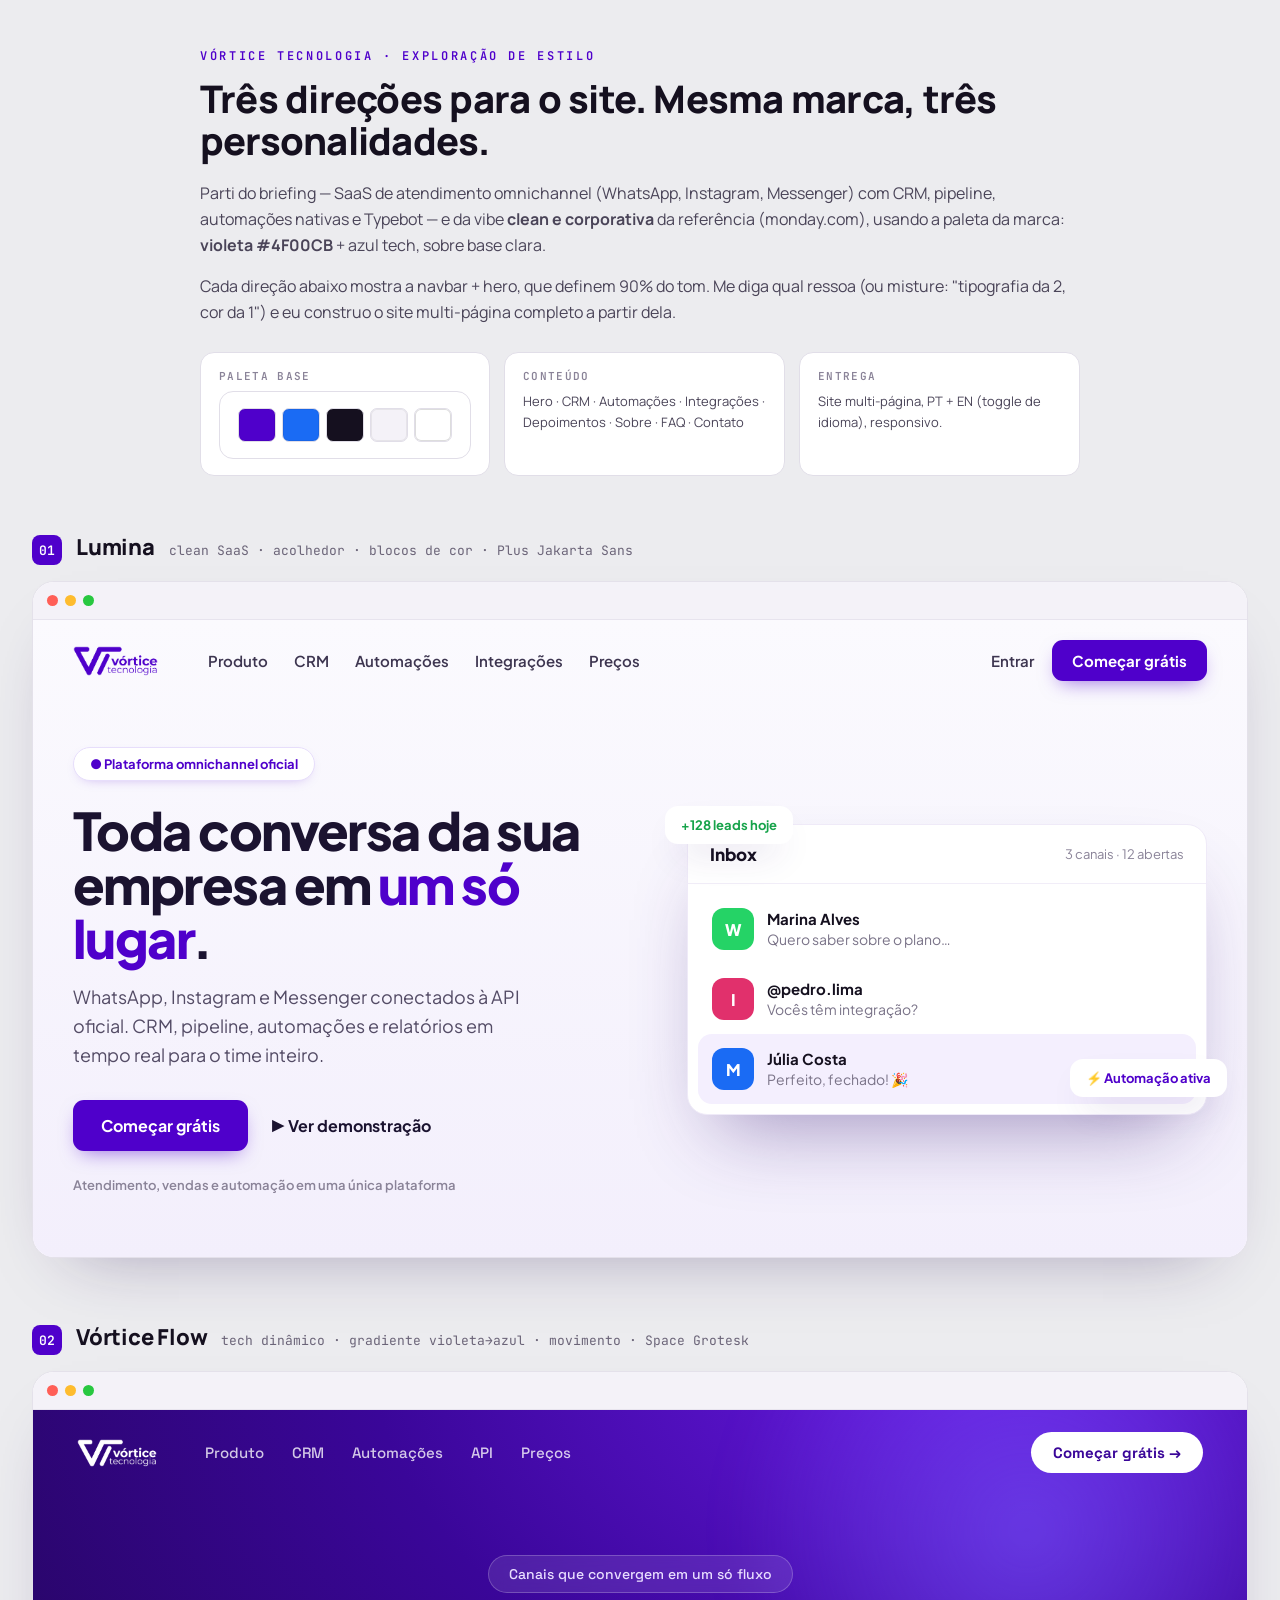
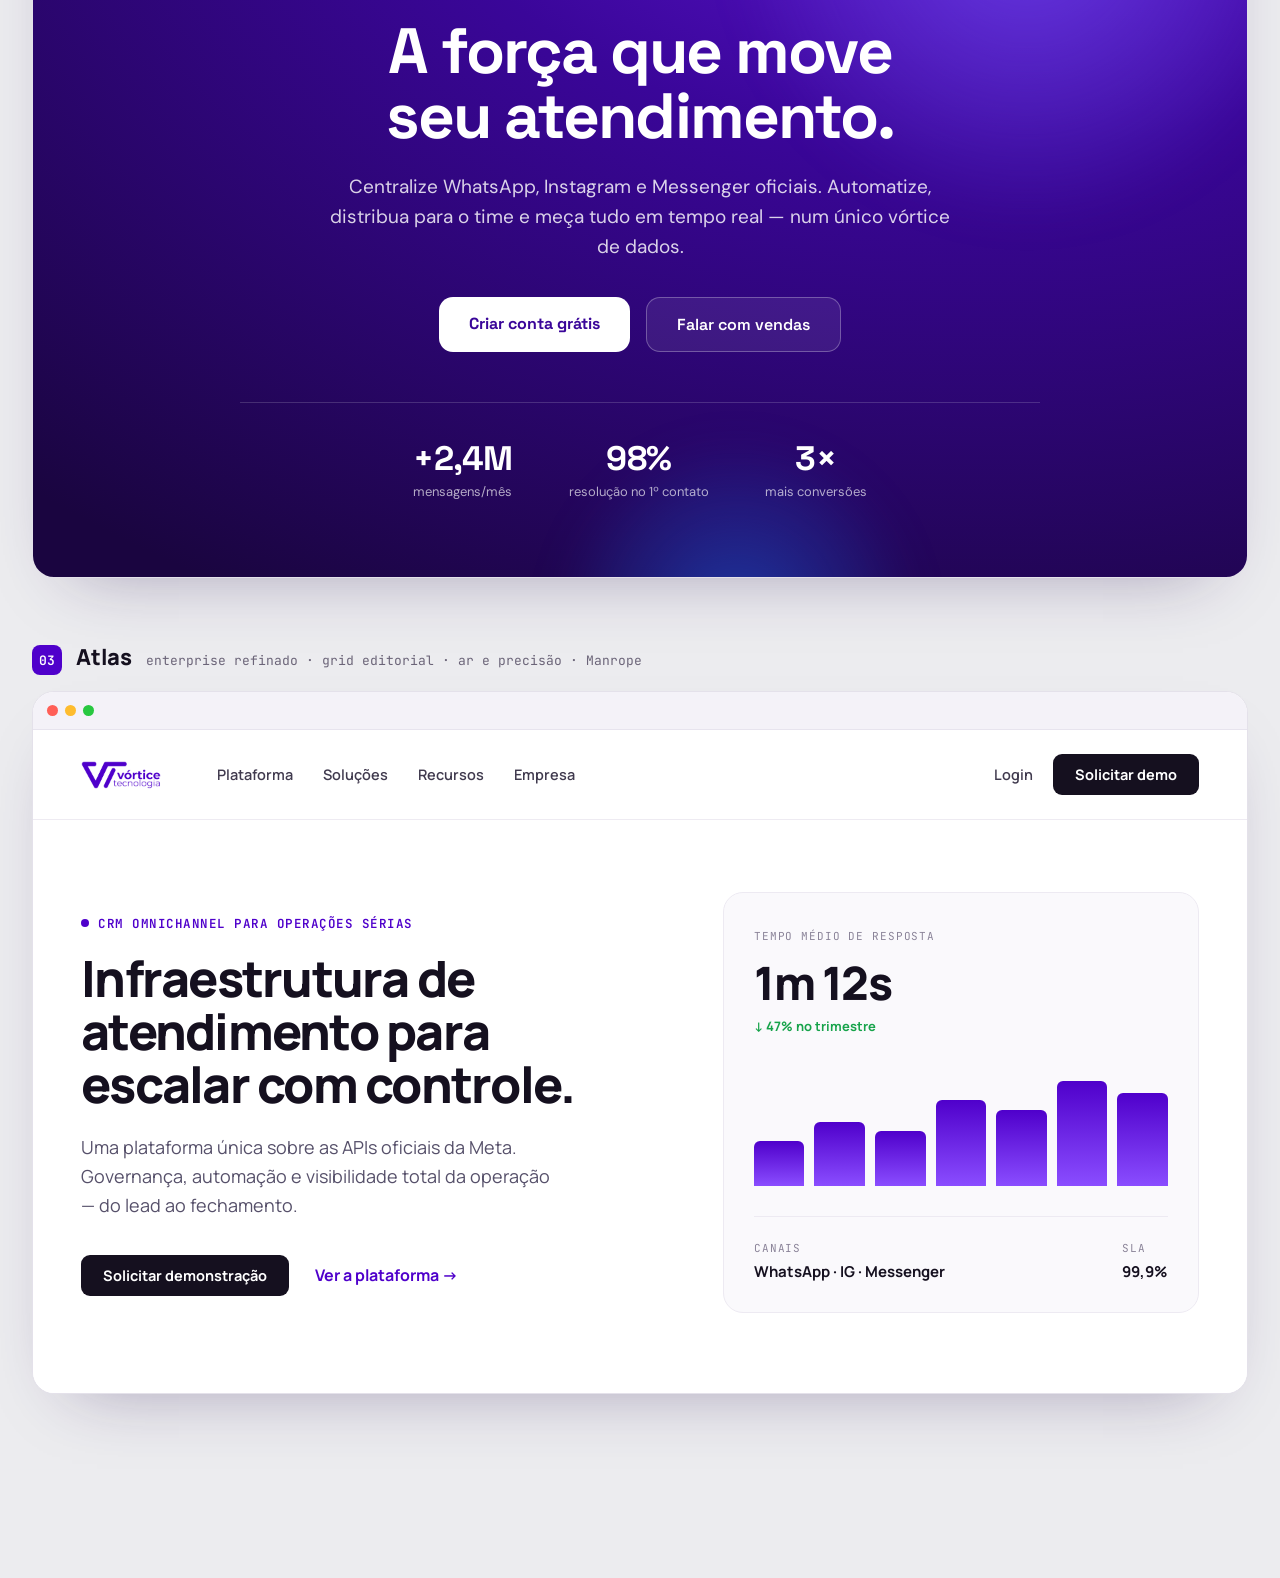
<file: project/style-directions.html>
<!DOCTYPE html>
<html lang="pt-BR">
<head>
<meta charset="UTF-8">
<meta name="viewport" content="width=device-width, initial-scale=1.0">
<title>Vórtice — Direções de Estilo</title>
<link rel="preconnect" href="https://fonts.googleapis.com">
<link rel="preconnect" href="https://fonts.gstatic.com" crossorigin>
<link href="https://fonts.googleapis.com/css2?family=Plus+Jakarta+Sans:wght@400;500;600;700;800&family=Space+Grotesk:wght@400;500;600;700&family=DM+Sans:opsz,wght@9..40,400;9..40,500;9..40,600;9..40,700&family=Manrope:wght@400;500;600;700;800&family=JetBrains+Mono:wght@400;500;600&display=swap" rel="stylesheet">
<style>
  :root{
    --violet:#4F00CB;
    --violet-600:#5A14E0;
    --violet-300:#A47BFF;
    --blue:#1A6BF4;
    --ink:#15101F;
  }
  *{box-sizing:border-box;margin:0;padding:0;}
  body{background:#ECECEF;font-family:'Manrope',sans-serif;color:#15101F;-webkit-font-smoothing:antialiased;padding:48px 32px 120px;}
  .wrap{max-width:1320px;margin:0 auto;}
  .doc-head{max-width:880px;margin:0 auto 56px;}
  .doc-head .kicker{font-family:'JetBrains Mono',monospace;font-size:12px;letter-spacing:.22em;text-transform:uppercase;color:var(--violet);font-weight:600;}
  .doc-head h1{font-size:38px;line-height:1.1;font-weight:800;margin:14px 0 18px;letter-spacing:-.02em;}
  .doc-head p{font-size:16px;line-height:1.65;color:#4A4458;margin-bottom:14px;}
  .doc-head .sys{display:grid;grid-template-columns:repeat(3,1fr);gap:14px;margin-top:26px;}
  .doc-head .sys div{background:#fff;border:1px solid #E1DEE8;border-radius:14px;padding:16px 18px;}
  .doc-head .sys h4{font-size:11px;letter-spacing:.12em;text-transform:uppercase;color:#8A8398;margin-bottom:8px;font-family:'JetBrains Mono',monospace;font-weight:600;}
  .doc-head .sys .swatches{display:flex;gap:6px;margin-top:4px;}
  .doc-head .sys .sw{width:26px;height:26px;border-radius:7px;box-shadow:inset 0 0 0 1px rgba(0,0,0,.06);}
  .doc-head .sys p{font-size:13px;color:#4A4458;margin:0;}

  .frame{margin-bottom:64px;}
  .frame > .label{display:flex;align-items:baseline;gap:14px;margin-bottom:16px;}
  .frame > .label .num{font-family:'JetBrains Mono',monospace;font-size:13px;font-weight:600;color:#fff;background:var(--violet);width:30px;height:30px;display:grid;place-items:center;border-radius:8px;}
  .frame > .label h2{font-size:22px;font-weight:800;letter-spacing:-.01em;}
  .frame > .label .tag{font-size:13px;color:#6B6478;font-family:'JetBrains Mono',monospace;}
  .card{background:#fff;border-radius:22px;overflow:hidden;box-shadow:0 30px 70px -40px rgba(40,20,80,.4);border:1px solid #E4E1EA;}

  /* ============ Shared mock helpers ============ */
  .browser-bar{height:38px;background:#F4F2F8;border-bottom:1px solid #E7E4EE;display:flex;align-items:center;padding:0 14px;gap:7px;}
  .browser-bar .dot{width:11px;height:11px;border-radius:50%;}
</style>
</head>
<body>
<div class="wrap">

  <div class="doc-head">
    <div class="kicker">Vórtice Tecnologia · Exploração de estilo</div>
    <h1>Três direções para o site. Mesma marca, três personalidades.</h1>
    <p>Parti do briefing — SaaS de atendimento omnichannel (WhatsApp, Instagram, Messenger) com CRM, pipeline, automações nativas e Typebot — e da vibe <strong>clean e corporativa</strong> da referência (monday.com), usando a paleta da marca: <strong>violeta #4F00CB</strong> + azul tech, sobre base clara.</p>
    <p>Cada direção abaixo mostra a navbar + hero, que definem 90% do tom. Me diga qual ressoa (ou misture: "tipografia da 2, cor da 1") e eu construo o site multi-página completo a partir dela.</p>
    <div class="sys">
      <div>
        <h4>Paleta base</h4>
        <div class="swatches">
          <div class="sw" style="background:#4F00CB" title="#4F00CB"></div>
          <div class="sw" style="background:#1A6BF4" title="#1A6BF4"></div>
          <div class="sw" style="background:#15101F" title="#15101F"></div>
          <div class="sw" style="background:#F4F2F8" title="#F4F2F8"></div>
          <div class="sw" style="background:#fff;box-shadow:inset 0 0 0 1px #ddd" title="#fff"></div>
        </div>
      </div>
      <div>
        <h4>Conteúdo</h4>
        <p>Hero · CRM · Automações · Integrações · Depoimentos · Sobre · FAQ · Contato</p>
      </div>
      <div>
        <h4>Entrega</h4>
        <p>Site multi-página, PT + EN (toggle de idioma), responsivo.</p>
      </div>
    </div>
  </div>

  <!-- ============================================================= -->
  <!-- DIRECTION 1 — LUMINA -->
  <!-- ============================================================= -->
  <div class="frame">
    <div class="label">
      <span class="num">01</span>
      <h2>Lumina</h2>
      <span class="tag">clean SaaS · acolhedor · blocos de cor · Plus Jakarta Sans</span>
    </div>
    <div class="card">
      <div class="browser-bar"><span class="dot" style="background:#FF5F57"></span><span class="dot" style="background:#FEBC2E"></span><span class="dot" style="background:#28C840"></span></div>
      <div class="d1">
        <nav class="d1-nav">
          <img src="assets/vortice-logo.png" alt="Vórtice" class="d1-logo">
          <div class="d1-links"><a>Produto</a><a>CRM</a><a>Automações</a><a>Integrações</a><a>Preços</a></div>
          <div class="d1-actions"><a class="d1-ghost">Entrar</a><a class="d1-btn">Começar grátis</a></div>
        </nav>
        <div class="d1-hero">
          <div class="d1-copy">
            <span class="d1-pill">● Plataforma omnichannel oficial</span>
            <h1>Toda conversa da sua empresa em <span>um só lugar</span>.</h1>
            <p>WhatsApp, Instagram e Messenger conectados à API oficial. CRM, pipeline, automações e relatórios em tempo real para o time inteiro.</p>
            <div class="d1-cta"><a class="d1-btn lg">Começar grátis</a><a class="d1-demo">▶ Ver demonstração</a></div>
            <div class="d1-logos">Atendimento, vendas e automação em uma única plataforma</div>
          </div>
          <div class="d1-visual">
            <div class="d1-chip d1-chip-a">+128 leads hoje</div>
            <div class="d1-chip d1-chip-b">⚡ Automação ativa</div>
            <div class="d1-app">
              <div class="d1-app-top"><b>Inbox</b><span>3 canais · 12 abertas</span></div>
              <div class="d1-conv">
                <div class="d1-msg"><span class="d1-av" style="background:#25D366">W</span><div><b>Marina Alves</b><i>Quero saber sobre o plano…</i></div></div>
                <div class="d1-msg"><span class="d1-av" style="background:#E1306C">I</span><div><b>@pedro.lima</b><i>Vocês têm integração?</i></div></div>
                <div class="d1-msg active"><span class="d1-av" style="background:#1A6BF4">M</span><div><b>Júlia Costa</b><i>Perfeito, fechado! 🎉</i></div></div>
              </div>
            </div>
          </div>
        </div>
      </div>
    </div>
  </div>

  <!-- ============================================================= -->
  <!-- DIRECTION 2 — VÓRTICE FLOW -->
  <!-- ============================================================= -->
  <div class="frame">
    <div class="label">
      <span class="num">02</span>
      <h2>Vórtice Flow</h2>
      <span class="tag">tech dinâmico · gradiente violeta→azul · movimento · Space Grotesk</span>
    </div>
    <div class="card">
      <div class="browser-bar"><span class="dot" style="background:#FF5F57"></span><span class="dot" style="background:#FEBC2E"></span><span class="dot" style="background:#28C840"></span></div>
      <div class="d2">
        <div class="d2-aura"></div>
        <nav class="d2-nav">
          <img src="assets/vortice-logo-white.png" alt="Vórtice" class="d2-logo">
          <div class="d2-links"><a>Produto</a><a>CRM</a><a>Automações</a><a>API</a><a>Preços</a></div>
          <a class="d2-btn">Começar grátis →</a>
        </nav>
        <div class="d2-hero">
          <span class="d2-pill">Canais que convergem em um só fluxo</span>
          <h1>A força que move<br>seu atendimento.</h1>
          <p>Centralize WhatsApp, Instagram e Messenger oficiais. Automatize, distribua para o time e meça tudo em tempo real — num único vórtice de dados.</p>
          <div class="d2-cta"><a class="d2-primary">Criar conta grátis</a><a class="d2-secondary">Falar com vendas</a></div>
          <div class="d2-stats"><div><b>+2,4M</b><span>mensagens/mês</span></div><div><b>98%</b><span>resolução no 1º contato</span></div><div><b>3×</b><span>mais conversões</span></div></div>
        </div>
      </div>
    </div>
  </div>

  <!-- ============================================================= -->
  <!-- DIRECTION 3 — ATLAS -->
  <!-- ============================================================= -->
  <div class="frame">
    <div class="label">
      <span class="num">03</span>
      <h2>Atlas</h2>
      <span class="tag">enterprise refinado · grid editorial · ar e precisão · Manrope</span>
    </div>
    <div class="card">
      <div class="browser-bar"><span class="dot" style="background:#FF5F57"></span><span class="dot" style="background:#FEBC2E"></span><span class="dot" style="background:#28C840"></span></div>
      <div class="d3">
        <nav class="d3-nav">
          <img src="assets/vortice-logo.png" alt="Vórtice" class="d3-logo">
          <div class="d3-links"><a>Plataforma</a><a>Soluções</a><a>Recursos</a><a>Empresa</a></div>
          <div class="d3-actions"><a class="d3-ghost">Login</a><a class="d3-btn">Solicitar demo</a></div>
        </nav>
        <div class="d3-hero">
          <div class="d3-left">
            <div class="d3-tag"><span></span>CRM omnichannel para operações sérias</div>
            <h1>Infraestrutura de atendimento para escalar com controle.</h1>
            <p>Uma plataforma única sobre as APIs oficiais da Meta. Governança, automação e visibilidade total da operação — do lead ao fechamento.</p>
            <div class="d3-cta"><a class="d3-btn">Solicitar demonstração</a><a class="d3-link">Ver a plataforma →</a></div>
          </div>
          <div class="d3-right">
            <div class="d3-metric"><span class="d3-mono">tempo médio de resposta</span><b>1m 12s</b><i class="d3-down">↓ 47% no trimestre</i></div>
            <div class="d3-bars"><span style="height:38%"></span><span style="height:54%"></span><span style="height:46%"></span><span style="height:72%"></span><span style="height:64%"></span><span style="height:88%"></span><span style="height:78%"></span></div>
            <div class="d3-row"><div><span class="d3-mono">canais</span><b>WhatsApp · IG · Messenger</b></div><div><span class="d3-mono">SLA</span><b>99,9%</b></div></div>
          </div>
        </div>
      </div>
    </div>
  </div>

</div>

<style>
/* ===================== DIRECTION 1 — LUMINA ===================== */
.d1{font-family:'Plus Jakarta Sans',sans-serif;background:linear-gradient(180deg,#FBFAFE 0%,#F3EFFC 100%);padding:0;}
.d1-nav{display:flex;align-items:center;gap:32px;padding:20px 40px;}
.d1-logo{height:30px;}
.d1-links{display:flex;gap:26px;margin-left:18px;}
.d1-links a{font-size:15px;font-weight:600;color:#3D3550;cursor:pointer;}
.d1-actions{margin-left:auto;display:flex;align-items:center;gap:18px;}
.d1-ghost{font-size:15px;font-weight:600;color:#3D3550;cursor:pointer;}
.d1-btn{background:var(--violet);color:#fff;font-weight:700;font-size:15px;padding:11px 20px;border-radius:11px;cursor:pointer;box-shadow:0 8px 20px -8px rgba(79,0,203,.6);}
.d1-btn.lg{padding:15px 28px;font-size:16px;}
.d1-hero{display:grid;grid-template-columns:1.05fr .95fr;gap:40px;align-items:center;padding:46px 40px 64px;}
.d1-pill{display:inline-flex;align-items:center;gap:8px;background:#fff;border:1px solid #E7DEFB;color:var(--violet);font-weight:700;font-size:13px;padding:8px 16px;border-radius:999px;box-shadow:0 4px 14px -8px rgba(79,0,203,.4);}
.d1-copy h1{font-size:52px;line-height:1.04;font-weight:800;letter-spacing:-.03em;margin:22px 0 18px;color:#1B1330;}
.d1-copy h1 span{color:var(--violet);}
.d1-copy p{font-size:18px;line-height:1.6;color:#544C66;max-width:480px;}
.d1-cta{display:flex;align-items:center;gap:22px;margin:30px 0 26px;}
.d1-demo{font-size:16px;font-weight:700;color:#1B1330;cursor:pointer;}
.d1-logos{font-size:13px;color:#8A8398;font-weight:600;}
.d1-logos b{color:#5A5368;margin:0 2px;}
.d1-visual{position:relative;}
.d1-app{background:#fff;border-radius:20px;box-shadow:0 40px 80px -30px rgba(60,30,120,.45);border:1px solid #EFEAF8;overflow:hidden;}
.d1-app-top{display:flex;justify-content:space-between;align-items:center;padding:18px 22px;border-bottom:1px solid #F1EDF8;}
.d1-app-top b{font-size:17px;font-weight:800;}
.d1-app-top span{font-size:13px;color:#8A8398;}
.d1-conv{padding:10px;}
.d1-msg{display:flex;gap:13px;align-items:center;padding:14px 14px;border-radius:14px;}
.d1-msg.active{background:#F4EFFE;}
.d1-av{width:42px;height:42px;border-radius:12px;color:#fff;font-weight:800;display:grid;place-items:center;font-size:16px;flex-shrink:0;}
.d1-msg b{font-size:15px;display:block;font-weight:700;}
.d1-msg i{font-size:14px;color:#7A7388;font-style:normal;}
.d1-chip{position:absolute;background:#fff;border-radius:13px;padding:11px 16px;font-size:13px;font-weight:700;box-shadow:0 18px 36px -16px rgba(60,30,120,.45);z-index:2;}
.d1-chip-a{top:-18px;left:-22px;color:#16A34A;}
.d1-chip-b{bottom:18px;right:-20px;color:var(--violet);}

/* ===================== DIRECTION 2 — VÓRTICE FLOW ===================== */
.d2{font-family:'Space Grotesk',sans-serif;position:relative;background:radial-gradient(120% 130% at 78% -10%,#6A1AE6 0%,#3A0699 42%,#1A0540 100%);overflow:hidden;color:#fff;}
.d2-aura{position:absolute;width:680px;height:680px;right:-120px;top:-220px;background:radial-gradient(circle,rgba(120,90,255,.55),transparent 62%);filter:blur(20px);}
.d2-aura::after{content:"";position:absolute;width:420px;height:420px;left:-160px;bottom:-560px;background:radial-gradient(circle,rgba(26,107,244,.5),transparent 62%);border-radius:50%;}
.d2-nav{position:relative;z-index:2;display:flex;align-items:center;gap:34px;padding:22px 44px;}
.d2-logo{height:28px;}
.d2-links{display:flex;gap:28px;margin-left:14px;}
.d2-links a{font-size:15px;color:rgba(255,255,255,.78);font-weight:500;cursor:pointer;}
.d2-btn{margin-left:auto;background:#fff;color:#3A0699;font-weight:700;font-size:15px;padding:11px 22px;border-radius:999px;cursor:pointer;}
.d2-hero{position:relative;z-index:2;text-align:center;padding:60px 40px 76px;max-width:880px;margin:0 auto;}
.d2-pill{display:inline-block;background:rgba(255,255,255,.1);border:1px solid rgba(255,255,255,.22);backdrop-filter:blur(8px);color:#E9DEFF;font-size:14px;font-weight:500;padding:9px 20px;border-radius:999px;}
.d2-hero h1{font-size:64px;line-height:1.02;font-weight:700;letter-spacing:-.03em;margin:26px 0 22px;}
.d2-hero p{font-size:19px;line-height:1.6;color:rgba(255,255,255,.82);max-width:620px;margin:0 auto;font-family:'DM Sans',sans-serif;}
.d2-cta{display:flex;gap:16px;justify-content:center;margin:34px 0 50px;}
.d2-primary{background:#fff;color:#3A0699;font-weight:700;font-size:16px;padding:16px 30px;border-radius:14px;cursor:pointer;}
.d2-secondary{background:rgba(255,255,255,.08);border:1px solid rgba(255,255,255,.28);color:#fff;font-weight:600;font-size:16px;padding:16px 30px;border-radius:14px;cursor:pointer;}
.d2-stats{display:flex;justify-content:center;gap:56px;border-top:1px solid rgba(255,255,255,.16);padding-top:34px;}
.d2-stats div{text-align:center;}
.d2-stats b{display:block;font-size:34px;font-weight:700;letter-spacing:-.02em;}
.d2-stats span{font-size:13px;color:rgba(255,255,255,.66);font-family:'DM Sans',sans-serif;}

/* ===================== DIRECTION 3 — ATLAS ===================== */
.d3{font-family:'Manrope',sans-serif;background:#fff;color:#15101F;}
.d3-nav{display:flex;align-items:center;gap:36px;padding:24px 48px;border-bottom:1px solid #EEEBF2;}
.d3-logo{height:28px;}
.d3-links{display:flex;gap:30px;margin-left:20px;}
.d3-links a{font-size:14.5px;font-weight:600;color:#403A4E;cursor:pointer;}
.d3-actions{margin-left:auto;display:flex;align-items:center;gap:20px;}
.d3-ghost{font-size:14.5px;font-weight:600;color:#403A4E;cursor:pointer;}
.d3-btn{background:var(--ink);color:#fff;font-size:14.5px;font-weight:700;padding:11px 22px;border-radius:9px;cursor:pointer;}
.d3-hero{display:grid;grid-template-columns:1.1fr .9fr;gap:60px;align-items:center;padding:72px 48px 80px;}
.d3-tag{display:inline-flex;align-items:center;gap:9px;font-family:'JetBrains Mono',monospace;font-size:12.5px;letter-spacing:.04em;color:var(--violet);font-weight:600;text-transform:uppercase;}
.d3-tag span{width:8px;height:8px;background:var(--violet);border-radius:50%;}
.d3-left h1{font-size:50px;line-height:1.06;font-weight:800;letter-spacing:-.035em;margin:20px 0 22px;}
.d3-left p{font-size:18px;line-height:1.62;color:#56506A;max-width:480px;}
.d3-cta{display:flex;align-items:center;gap:26px;margin-top:34px;}
.d3-link{font-size:16px;font-weight:700;color:var(--violet);cursor:pointer;}
.d3-right{background:#FAF9FC;border:1px solid #EDEAF2;border-radius:20px;padding:30px;}
.d3-mono{font-family:'JetBrains Mono',monospace;font-size:11px;letter-spacing:.08em;text-transform:uppercase;color:#8A8398;}
.d3-metric b{display:block;font-size:46px;font-weight:800;letter-spacing:-.03em;margin-top:6px;}
.d3-down{font-size:13px;color:#16A34A;font-style:normal;font-weight:700;}
.d3-bars{display:flex;align-items:flex-end;gap:10px;height:120px;margin:30px 0;}
.d3-bars span{flex:1;background:linear-gradient(180deg,var(--violet),#8A4DFF);border-radius:6px 6px 0 0;}
.d3-row{display:flex;justify-content:space-between;border-top:1px solid #EDEAF2;padding-top:18px;}
.d3-row b{display:block;font-size:15px;font-weight:700;margin-top:4px;}

@media(max-width:900px){
  .d1-hero,.d3-hero{grid-template-columns:1fr;}
  .d1-copy h1{font-size:40px;}
  .d2-hero h1{font-size:44px;}
}
</style>
</body>
</html>
</file>
<file: css/site.css>
/* ===================================================================
   VÓRTICE TECNOLOGIA — Sistema de design "Lumina"
   =================================================================== */
:root{
  /* Brand */
  --violet:#4F00CB;
  --violet-700:#4400AD;
  --violet-600:#5A14E0;
  --violet-500:#6B2BF0;
  --violet-300:#A47BFF;
  --violet-100:#EDE6FE;
  --violet-50:#F6F2FE;
  --blue:#1A6BF4;
  --blue-100:#E2EDFF;
  --green:#16A34A;

  /* Channel colors */
  --wa:#25D366;
  --ig:#E1306C;
  --ms:#1A6BF4;

  /* Neutrals (warm violet-tinted) */
  --ink:#1A1330;
  --ink-2:#4A4458;
  --ink-3:#736C82;
  --line:#E8E4F0;
  --line-2:#F0EDF6;
  --bg:#FBFAFE;
  --bg-soft:#F5F2FC;
  --card:#FFFFFF;

  --radius:16px;
  --radius-lg:22px;
  --radius-sm:11px;
  --shadow-sm:0 4px 14px -8px rgba(60,30,120,.30);
  --shadow:0 18px 40px -22px rgba(60,30,120,.40);
  --shadow-lg:0 40px 80px -34px rgba(50,20,110,.46);
  --maxw:1200px;

  --font:'Plus Jakarta Sans',system-ui,sans-serif;
  --mono:'JetBrains Mono',ui-monospace,monospace;
}

*{box-sizing:border-box;}
html{scroll-behavior:smooth;}
body{
  margin:0;font-family:var(--font);color:var(--ink);background:var(--bg);
  -webkit-font-smoothing:antialiased;line-height:1.5;font-size:15px;
}
a{color:inherit;text-decoration:none;}
img{max-width:100%;display:block;}
h1,h2,h3,h4{margin:0;letter-spacing:-.025em;line-height:1.08;font-weight:800;}
h1,h2,h3,h4{font-family:'Space Grotesk',var(--font);}
p{margin:0;}
.container{max-width:var(--maxw);margin:0 auto;padding:0 28px;}

/* ---------- Typography helpers ---------- */
.kicker{font-family:var(--mono);font-size:12.5px;letter-spacing:.16em;text-transform:uppercase;color:var(--violet);font-weight:600;display:inline-flex;align-items:center;gap:8px;}
.kicker::before{content:"";width:7px;height:7px;border-radius:50%;background:var(--violet);}
.eyebrow{font-family:var(--mono);font-size:12px;letter-spacing:.16em;text-transform:uppercase;color:var(--ink-3);font-weight:600;}
.h-xl{font-size:clamp(32px,4.4vw,52px);line-height:1.03;}
.h-lg{font-size:clamp(26px,3.2vw,38px);line-height:1.06;}
.h-md{font-size:clamp(20px,2.2vw,27px);}
.lead{font-size:clamp(15px,1.3vw,17px);line-height:1.6;color:var(--ink-2);}
.muted{color:var(--ink-3);}
.accent{color:var(--violet);}
.grad-text{background:linear-gradient(100deg,var(--violet),var(--blue));-webkit-background-clip:text;background-clip:text;color:transparent;}

/* ---------- Buttons ---------- */
.btn{display:inline-flex;align-items:center;justify-content:center;gap:9px;font-family:var(--font);font-weight:700;font-size:14px;border:none;cursor:pointer;border-radius:var(--radius-sm);padding:11px 20px;transition:transform .15s ease,box-shadow .2s ease,background .2s ease;white-space:nowrap;}
.btn:active{transform:translateY(1px);}
.btn-primary{background:var(--violet);color:#fff;box-shadow:0 10px 24px -10px rgba(79,0,203,.65);}
.btn-primary:hover{background:var(--violet-600);box-shadow:0 14px 30px -10px rgba(79,0,203,.7);}
.btn-dark{background:var(--ink);color:#fff;}
.btn-dark:hover{background:#2A2046;}
.btn-ghost{background:#fff;color:var(--ink);box-shadow:inset 0 0 0 1.5px var(--line);}
.btn-ghost:hover{box-shadow:inset 0 0 0 1.5px var(--violet-300);color:var(--violet);}
.btn-soft{background:var(--violet-50);color:var(--violet);}
.btn-soft:hover{background:var(--violet-100);}
.btn-lg{padding:13px 24px;font-size:15px;border-radius:13px;}
.btn-link{color:var(--violet);font-weight:700;display:inline-flex;align-items:center;gap:7px;}
.btn-link .arr{transition:transform .2s ease;}
.btn-link:hover .arr{transform:translateX(4px);}

/* ---------- Pills / badges ---------- */
.pill{display:inline-flex;align-items:center;gap:8px;background:#fff;border:1px solid var(--line);color:var(--violet);font-weight:700;font-size:13.5px;padding:8px 16px;border-radius:999px;box-shadow:var(--shadow-sm);}
.pill .dot{width:7px;height:7px;border-radius:50%;background:var(--green);box-shadow:0 0 0 3px rgba(22,163,74,.18);}
.tag-mono{font-family:var(--mono);font-size:11px;letter-spacing:.08em;text-transform:uppercase;color:var(--ink-3);font-weight:600;}

/* ===================================================================
   NAVBAR
   =================================================================== */
.nav{position:sticky;top:0;z-index:60;background:rgba(251,250,254,.82);backdrop-filter:saturate(160%) blur(14px);border-bottom:1px solid transparent;transition:border-color .2s,box-shadow .2s;}
.nav.scrolled{border-bottom-color:var(--line);box-shadow:0 6px 22px -18px rgba(60,30,120,.4);}
.nav-inner{max-width:var(--maxw);margin:0 auto;padding:14px 28px;display:flex;align-items:center;gap:30px;}
.nav-inner>a:first-child{display:flex;align-items:center;flex:0 0 auto;}
.nav-logo{display:block;width:auto;height:30px;max-width:none;object-fit:contain;flex-shrink:0;}
.nav-links{display:flex;align-items:center;gap:4px;margin-left:6px;}
.nav-links a{font-size:13.5px;font-weight:600;color:var(--ink-2);padding:8px 12px;border-radius:9px;transition:background .15s,color .15s;}
.nav-links a:hover{background:var(--violet-50);color:var(--violet);}
.nav-links a.active{color:var(--violet);}
.nav-right{margin-left:auto;display:flex;align-items:center;gap:12px;}
.lang-toggle{display:inline-flex;background:#fff;border:1px solid var(--line);border-radius:999px;padding:3px;font-family:var(--mono);}
.lang-toggle button{border:none;background:none;cursor:pointer;font-family:var(--mono);font-size:12px;font-weight:600;letter-spacing:.05em;color:var(--ink-3);padding:5px 11px;border-radius:999px;transition:.15s;}
.lang-toggle button.on{background:var(--violet);color:#fff;}
.nav-cta{display:flex;align-items:center;gap:12px;}
.nav-burger{display:none;flex-direction:column;gap:5px;background:none;border:none;cursor:pointer;padding:8px;}
.nav-burger span{width:22px;height:2px;background:var(--ink);border-radius:2px;transition:.25s;}
.nav-mobile{display:none;}

/* ===================================================================
   SECTIONS
   =================================================================== */
.section{padding:96px 0;}
.section-sm{padding:64px 0;}
.section-head{max-width:680px;margin:0 auto 56px;text-align:center;}
.section-head .kicker{margin-bottom:18px;}
.section-head h2{margin-bottom:18px;}
.section-head .lead{margin:0 auto;}
.bg-soft{background:var(--bg-soft);}
.bg-violet{background:radial-gradient(120% 130% at 80% -10%,#5C12DC 0%,#3A0699 46%,#21063F 100%);color:#fff;}

/* ---------- Feature cards ---------- */
.grid{display:grid;gap:22px;}
.g-2{grid-template-columns:repeat(2,1fr);}
.g-3{grid-template-columns:repeat(3,1fr);}
.g-4{grid-template-columns:repeat(4,1fr);}
.fcard{background:var(--card);border:1px solid var(--line);border-radius:var(--radius-lg);padding:30px;transition:transform .22s ease,box-shadow .22s ease,border-color .22s;}
.fcard:hover{transform:translateY(-4px);box-shadow:var(--shadow);border-color:var(--violet-300);}
.fcard .ficon{width:50px;height:50px;border-radius:14px;display:grid;place-items:center;margin-bottom:20px;background:var(--violet-50);color:var(--violet);}
.fcard h3{font-size:20px;margin-bottom:10px;}
.fcard p{font-size:15.5px;color:var(--ink-2);line-height:1.6;}
.fcard svg{width:24px;height:24px;}

/* ---------- Icon swatches by channel ---------- */
.chan{width:46px;height:46px;border-radius:13px;display:grid;place-items:center;color:#fff;font-weight:800;flex-shrink:0;}
.chan.wa{background:var(--wa);} .chan.ig{background:linear-gradient(135deg,#F58529,#E1306C 55%,#7232BD);} .chan.ms{background:linear-gradient(135deg,#1A6BF4,#16C0FF);}

/* ===================================================================
   FOOTER
   =================================================================== */
.footer{background:#160C2C;color:#fff;padding:72px 0 34px;}
.footer-top{display:grid;grid-template-columns:1.6fr 1fr 1fr 1fr;gap:40px;}
.footer-brand img{height:34px;margin-bottom:18px;}
.footer-brand p{color:rgba(255,255,255,.62);font-size:15px;max-width:300px;line-height:1.6;}
.footer-soc{display:flex;gap:10px;margin-top:22px;}
.footer-soc a{width:38px;height:38px;border-radius:10px;background:rgba(255,255,255,.08);display:grid;place-items:center;transition:.18s;}
.footer-soc a:hover{background:var(--violet);}
.footer-soc svg{width:18px;height:18px;fill:#fff;}
.footer-col h4{font-size:13px;text-transform:uppercase;letter-spacing:.1em;color:rgba(255,255,255,.5);font-family:var(--mono);font-weight:600;margin-bottom:18px;}
.footer-col a{display:block;color:rgba(255,255,255,.74);font-size:15px;padding:7px 0;transition:.15s;}
.footer-col a:hover{color:#fff;}
.footer-bot{margin-top:54px;padding-top:26px;border-top:1px solid rgba(255,255,255,.1);display:flex;justify-content:space-between;align-items:center;gap:18px;flex-wrap:wrap;color:rgba(255,255,255,.5);font-size:14px;}
.footer-bot .badge{display:inline-flex;align-items:center;gap:8px;font-family:var(--mono);font-size:12px;letter-spacing:.04em;}

/* ===================================================================
   CTA band
   =================================================================== */
.cta-band{position:relative;overflow:hidden;border-radius:28px;padding:64px;text-align:center;color:#fff;background:radial-gradient(120% 160% at 50% -30%,#6A1AE6 0%,#3A0699 48%,#21063F 100%);}
.cta-band h2{font-size:clamp(24px,3vw,36px);margin-bottom:16px;}
.cta-band p{font-size:16px;color:rgba(255,255,255,.82);max-width:540px;margin:0 auto 30px;}
.cta-band .btn-row{display:flex;gap:14px;justify-content:center;flex-wrap:wrap;}

/* ---------- FAQ ---------- */
.faq{max-width:780px;margin:0 auto;}
.faq-item{border-bottom:1px solid var(--line);}
.faq-q{width:100%;text-align:left;background:none;border:none;cursor:pointer;font-family:var(--font);font-weight:700;font-size:16px;color:var(--ink);padding:20px 4px;display:flex;justify-content:space-between;align-items:center;gap:20px;}
.faq-q .chev{flex-shrink:0;width:24px;height:24px;border-radius:8px;background:var(--violet-50);color:var(--violet);display:grid;place-items:center;transition:transform .25s,background .2s;font-size:16px;}
.faq-item.open .chev{transform:rotate(45deg);background:var(--violet);color:#fff;}
.faq-a{max-height:0;overflow:hidden;transition:max-height .3s ease;}
.faq-a p{padding:0 4px 22px;color:var(--ink-2);font-size:14.5px;line-height:1.65;max-width:660px;}

/* ---------- Reveal animation (visible by default; armed only when JS adds .js) ---------- */
html.js .reveal{opacity:0;transform:translateY(22px);transition:opacity .7s cubic-bezier(.2,.7,.2,1),transform .7s cubic-bezier(.2,.7,.2,1);}
html.js .reveal.in{opacity:1;transform:none;}
@media(prefers-reduced-motion:reduce){html.js .reveal{opacity:1;transform:none;transition:none;}}

/* ---------- Marquee / logos ---------- */
.logos-row{display:flex;align-items:center;justify-content:center;gap:46px;flex-wrap:wrap;opacity:.7;}
.logos-row .lg{font-weight:800;font-size:20px;letter-spacing:-.02em;color:var(--ink-3);}

/* ===================================================================
   INNER PAGE HERO + shared blocks
   =================================================================== */
.page-hero{position:relative;overflow:hidden;padding:72px 0 56px;text-align:center;}
.page-hero::before{content:"";position:absolute;inset:0;background:radial-gradient(60% 70% at 50% -10%,rgba(79,0,203,.10),transparent 62%);pointer-events:none;}
.page-hero .kicker{margin-bottom:18px;}
.page-hero h1{font-size:clamp(36px,4.8vw,56px);max-width:760px;margin:0 auto 20px;}
.page-hero .lead{max-width:600px;margin:0 auto;}
.page-hero .btn-row{display:flex;gap:14px;justify-content:center;margin-top:30px;flex-wrap:wrap;}
.breadcrumb{font-family:var(--mono);font-size:12px;color:var(--ink-3);letter-spacing:.04em;margin-bottom:22px;}
.breadcrumb a:hover{color:var(--violet);}

/* split feature row reused on inner pages */
.split{display:grid;grid-template-columns:1fr 1fr;gap:56px;align-items:center;}
.split.rev .split-media{order:-1;}
.split-copy h2{margin:14px 0 16px;}
.split-copy .lead{margin-bottom:22px;}

/* stat strip */
.statstrip{display:grid;grid-template-columns:repeat(3,1fr);gap:24px;}
.statstrip .st{background:var(--card);border:1px solid var(--line);border-radius:var(--radius-lg);padding:28px;}
.statstrip .st b{font-size:40px;font-weight:800;letter-spacing:-.03em;display:block;color:var(--violet);}
.statstrip .st span{font-size:15px;color:var(--ink-2);}

/* simple dashboard mock */
.dash{background:#fff;border:1px solid var(--line);border-radius:20px;box-shadow:var(--shadow);overflow:hidden;}
.dash-top{display:flex;justify-content:space-between;align-items:center;padding:18px 20px;border-bottom:1px solid var(--line-2);}
.dash-top b{font-size:15px;}
.dash-top .live{font-family:var(--mono);font-size:11px;color:var(--green);display:inline-flex;align-items:center;gap:7px;}
.dash-top .live::before{content:"";width:8px;height:8px;border-radius:50%;background:var(--green);box-shadow:0 0 0 3px rgba(22,163,74,.18);}
.dash-grid{display:grid;grid-template-columns:1fr 1fr;gap:14px;padding:20px;}
.dcell{background:var(--bg);border:1px solid var(--line-2);border-radius:14px;padding:16px;}
.dcell .dl{font-family:var(--mono);font-size:10.5px;text-transform:uppercase;letter-spacing:.08em;color:var(--ink-3);}
.dcell .dv{font-size:28px;font-weight:800;letter-spacing:-.02em;margin-top:6px;}
.dcell .dd{font-size:12px;font-weight:700;color:var(--green);}
.dbars{display:flex;align-items:flex-end;gap:7px;height:60px;margin-top:10px;}
.dbars span{flex:1;background:linear-gradient(180deg,var(--violet),#8A4DFF);border-radius:4px 4px 0 0;}
.ring{width:62px;height:62px;border-radius:50%;background:conic-gradient(var(--violet) var(--p,75%),var(--line) 0);display:grid;place-items:center;margin-top:8px;}
.ring::after{content:attr(data-v);width:46px;height:46px;background:var(--bg);border-radius:50%;display:grid;place-items:center;font-size:14px;font-weight:800;}

@media(max-width:860px){
  .split{grid-template-columns:1fr;gap:36px;}
  .split.rev .split-media{order:0;}
  .statstrip{grid-template-columns:1fr;}
}

/* ===================================================================
   SHARED PRODUCT MOCKS (inbox, kanban, flow, groups) — used across pages
   =================================================================== */
.mock{position:relative;}
.mock-app{background:#fff;border-radius:22px;box-shadow:var(--shadow-lg);border:1px solid var(--line-2);overflow:hidden;}
.mock-bar{display:flex;align-items:center;gap:7px;padding:13px 18px;border-bottom:1px solid var(--line-2);}
.mock-bar .d{width:11px;height:11px;border-radius:50%;}
.mock-bar .ttl{margin-left:10px;font-size:13px;font-weight:700;color:var(--ink-3);}
.mock-body{display:grid;grid-template-columns:1fr 1.25fr;min-height:340px;}
.mock-list{border-right:1px solid var(--line-2);padding:8px;}
.mock-list .lhead{display:flex;justify-content:space-between;align-items:center;padding:10px 12px 12px;}
.mock-list .lhead b{font-size:16px;}
.mock-list .lhead span{font-size:11px;font-family:var(--mono);color:var(--ink-3);}
.mrow{display:flex;gap:11px;align-items:center;padding:11px 12px;border-radius:12px;}
.mrow.sel{background:var(--violet-50);}
.mrow .ic{width:38px;height:38px;border-radius:11px;color:#fff;font-weight:800;display:grid;place-items:center;font-size:14px;flex-shrink:0;position:relative;}
.mrow .ic .ch{position:absolute;bottom:-3px;right:-3px;width:16px;height:16px;border-radius:50%;border:2px solid #fff;}
.mrow .txt{min-width:0;flex:1;}
.mrow .txt b{font-size:14px;display:block;}
.mrow .txt i{font-size:13px;color:var(--ink-3);font-style:normal;display:block;white-space:nowrap;overflow:hidden;text-overflow:ellipsis;}
.mrow .meta{font-size:10px;color:var(--ink-3);font-family:var(--mono);}
.mock-chat{padding:18px;display:flex;flex-direction:column;gap:12px;background:linear-gradient(180deg,#FCFBFE,#F7F4FD);}
.bub{max-width:78%;padding:11px 15px;border-radius:16px;font-size:13.5px;line-height:1.45;}
.bub.them{background:#fff;border:1px solid var(--line-2);align-self:flex-start;border-bottom-left-radius:5px;}
.bub.me{background:var(--violet);color:#fff;align-self:flex-end;border-bottom-right-radius:5px;}
.mock-chat .tag-auto{align-self:flex-start;font-family:var(--mono);font-size:10.5px;color:var(--violet);background:var(--violet-50);padding:5px 10px;border-radius:8px;font-weight:600;}
.float{position:absolute;background:#fff;border-radius:14px;padding:12px 15px;box-shadow:var(--shadow);border:1px solid var(--line-2);display:flex;align-items:center;gap:11px;z-index:3;}
.float .fi{width:34px;height:34px;border-radius:10px;display:grid;place-items:center;flex-shrink:0;}
.float b{font-size:14px;display:block;line-height:1.2;}
.float span{font-size:11.5px;color:var(--ink-3);}

.kan{background:#fff;border:1px solid var(--line);border-radius:20px;padding:18px;box-shadow:var(--shadow);display:grid;grid-template-columns:repeat(3,1fr);gap:12px;}
.kcol{background:var(--bg-soft);border-radius:14px;padding:11px;}
.kcol .kh{display:flex;justify-content:space-between;align-items:center;font-size:12px;font-weight:700;margin-bottom:10px;color:var(--ink-2);}
.kcol .kh .cnt{font-family:var(--mono);font-size:10px;background:#fff;padding:2px 7px;border-radius:6px;color:var(--ink-3);}
.kcard{background:#fff;border:1px solid var(--line-2);border-radius:11px;padding:11px;margin-bottom:9px;box-shadow:0 2px 6px -4px rgba(60,30,120,.25);}
.kcard .kt{font-size:12.5px;font-weight:700;margin-bottom:7px;}
.kcard .kb{display:flex;justify-content:space-between;align-items:center;}
.kcard .val{font-family:var(--mono);font-size:11px;color:var(--green);font-weight:600;}
.kcard .av{width:22px;height:22px;border-radius:50%;background:var(--violet-300);color:#fff;font-size:10px;font-weight:800;display:grid;place-items:center;}
.kdot{width:6px;height:6px;border-radius:50%;display:inline-block;margin-right:5px;}

.flow{background:#fff;border:1px solid var(--line);border-radius:20px;padding:26px;box-shadow:var(--shadow);}
.fnode{display:flex;align-items:center;gap:14px;background:var(--bg);border:1px solid var(--line);border-radius:13px;padding:14px 16px;position:relative;}
.fnode .fn-ic{width:38px;height:38px;border-radius:11px;display:grid;place-items:center;color:#fff;flex-shrink:0;}
.fnode b{font-size:14.5px;display:block;}
.fnode span{font-size:12.5px;color:var(--ink-3);}
.fconn{width:2px;height:22px;background:var(--violet-300);margin:0 0 0 35px;position:relative;}
.fconn::after{content:"";position:absolute;bottom:-1px;left:-4px;width:10px;height:10px;border-right:2px solid var(--violet-300);border-bottom:2px solid var(--violet-300);transform:rotate(45deg);}
.fbranch{display:flex;gap:12px;margin-left:35px;}
.fbranch .fnode{flex:1;}

.groups{background:#fff;border:1px solid var(--line);border-radius:20px;box-shadow:var(--shadow);overflow:hidden;}
.gtop{display:flex;align-items:center;gap:12px;padding:16px 18px;border-bottom:1px solid var(--line-2);}
.gtop .gav{width:40px;height:40px;border-radius:12px;background:linear-gradient(135deg,var(--violet),var(--blue));color:#fff;display:grid;place-items:center;font-weight:800;}
.gtop b{font-size:15px;}
.gtop span{font-size:12px;color:var(--green);font-weight:600;}
.gmsgs{padding:18px;display:flex;flex-direction:column;gap:14px;}
.gmsg{display:flex;gap:11px;}
.gmsg .ga{width:30px;height:30px;border-radius:9px;color:#fff;font-size:11px;font-weight:800;display:grid;place-items:center;flex-shrink:0;}
.gmsg .gc b{font-size:12.5px;}
.gmsg .gc p{font-size:13.5px;color:var(--ink-2);background:var(--bg-soft);padding:9px 13px;border-radius:12px;border-top-left-radius:4px;margin-top:4px;}

@media(max-width:1000px){
  .footer-top{grid-template-columns:1fr 1fr;}
  .g-4{grid-template-columns:repeat(2,1fr);}
}
@media(max-width:860px){
  body{font-size:15px;}
  .nav-links,.nav-cta{display:none;}
  .nav-burger{display:flex;}
  .nav-logo{width:auto;height:clamp(25px,7vw,30px);}
  .section{padding:60px 0;}
  .section-sm{padding:44px 0;}
  .g-3,.g-2{grid-template-columns:1fr;}
  .cta-band{padding:44px 26px;}
  .footer-top{grid-template-columns:1fr 1fr;gap:30px;}
  .nav-mobile.open{display:block;position:fixed;inset:0;top:60px;background:var(--bg);z-index:55;padding:22px 28px;overflow-y:auto;}
  .nav-mobile.open a{display:block;font-size:18px;font-weight:700;padding:14px 0;border-bottom:1px solid var(--line);}
  .nav-mobile.open .btn{width:100%;margin-top:22px;}
  /* mock inbox stacks */
  .mock-body{grid-template-columns:1fr;min-height:auto;}
  .mock-list{border-right:none;border-bottom:1px solid var(--line-2);max-height:180px;overflow-y:auto;}
  /* flow branches stack */
  .fbranch{flex-direction:column;margin-left:0;gap:8px;}
  /* inner page hero */
  .page-hero{padding:52px 0 36px;}
  .page-hero h1{font-size:clamp(26px,6vw,40px);}
  /* stat strip tighter */
  .statstrip{gap:14px;}
}
@media(max-width:560px){
  .g-4{grid-template-columns:1fr;}
  .footer-top{grid-template-columns:1fr;}
  .cta-band{padding:36px 22px;}
  .container{padding:0 18px;}
  .section{padding:48px 0;}
  .section-sm{padding:34px 0;}
  /* kanban: horizontal scroll */
  .kan{overflow-x:auto;display:flex;padding:14px;gap:10px;-webkit-overflow-scrolling:touch;}
  .kcol{min-width:150px;flex-shrink:0;}
  /* hide floating hero chips — no room */
  .float{display:none;}
  /* dashboard stacks */
  .dash-grid{grid-template-columns:1fr;}
  /* footer tighter */
  .footer-col{margin-top:4px;}
  .cta-band h2{font-size:clamp(22px,5.5vw,28px);}
  .cta-band p{font-size:14px;}
}
@media(max-width:480px){
  .container{padding:0 16px;}
  .section{padding:42px 0;}
  /* hero CTA stacks vertically */
  .hero-cta{flex-direction:column;align-items:flex-start;gap:14px;}
  /* CTA buttons full width on tiny screens */
  .cta-band .btn-row{flex-direction:column;align-items:stretch;}
  .cta-band .btn-row .btn{text-align:center;justify-content:center;}
  /* metrics: 2 cols still but tighter */
  .metric{padding:10px 6px;}
  /* cards padding reduced */
  .fcard{padding:22px 18px;}
  .tcard{padding:22px 18px;}
  /* footer bottom stack */
  .footer-bot{flex-direction:column;gap:10px;text-align:center;}
  /* faq tighter */
  .faq-q{font-size:14.5px;padding:16px 4px;}
  /* nav padding tighter */
  .nav-inner{padding:12px 16px;gap:16px;}
}

/* ===================================================================
   TECH REFINEMENT — contraste alto, precisão e linguagem de produto
   =================================================================== */
:root{
  --violet:#6840F2;
  --violet-700:#5530D7;
  --violet-600:#7954FF;
  --violet-500:#8D70FF;
  --violet-300:#B9A8FF;
  --violet-100:#EAE5FF;
  --violet-50:#F4F1FF;
  --blue:#24B8F4;
  --blue-100:#E2F6FF;
  --green:#22C77A;
  --ink:#0F172A;
  --ink-2:#465269;
  --ink-3:#77839A;
  --line:#D9E2EE;
  --line-2:#EAF0F7;
  --bg:#F7F9FC;
  --bg-soft:#EEF3F9;
  --radius:12px;
  --radius-lg:18px;
  --radius-sm:8px;
  --shadow-sm:0 7px 20px -11px rgba(12,29,61,.28);
  --shadow:0 24px 54px -30px rgba(12,29,61,.42);
  --shadow-lg:0 38px 84px -34px rgba(6,19,46,.56);
}
body{background:var(--bg);}
.nav{background:rgba(247,249,252,.86);}
.nav.scrolled{box-shadow:0 8px 24px -18px rgba(8,22,48,.55);}
.btn-primary{background:linear-gradient(135deg,var(--violet),#356EEB);box-shadow:0 12px 28px -12px rgba(72,58,218,.72);}
.btn-primary:hover{background:linear-gradient(135deg,var(--violet-600),#2C9EEA);box-shadow:0 16px 32px -12px rgba(72,58,218,.78);}
.btn-ghost{background:rgba(255,255,255,.76);}
.fcard{border-radius:14px;}
.fcard:hover{border-color:#A89AFF;box-shadow:0 22px 44px -28px rgba(55,67,131,.56);}
.section.bg-soft{background:linear-gradient(180deg,#EEF3F9 0%,#F4F7FB 100%);}
.page-hero{background:linear-gradient(150deg,#07101F 0%,#0E1D38 70%,#111637 100%);color:#fff;}
.page-hero::before{background:
  linear-gradient(rgba(150,173,255,.055) 1px,transparent 1px),
  linear-gradient(90deg,rgba(150,173,255,.055) 1px,transparent 1px),
  radial-gradient(55% 90% at 76% 0%,rgba(104,64,242,.34),transparent 68%),
  radial-gradient(42% 70% at 14% 0%,rgba(36,184,244,.12),transparent 72%);
  background-size:52px 52px,52px 52px,auto,auto;}
.page-hero .breadcrumb{color:rgba(232,240,255,.56);}
.page-hero .breadcrumb a:hover{color:#fff;}
.page-hero .kicker{color:#A99CFF;}
.page-hero .lead{color:rgba(232,240,255,.76);}
.cta-band{border-radius:20px;background:
  linear-gradient(rgba(153,178,255,.045) 1px,transparent 1px),
  linear-gradient(90deg,rgba(153,178,255,.045) 1px,transparent 1px),
  radial-gradient(120% 160% at 85% -30%,#334EAA 0%,#182650 44%,#091323 100%);
  background-size:48px 48px,48px 48px,auto;box-shadow:0 30px 70px -42px rgba(12,29,61,.75);}
.footer{background:#07101F;}
.faq-item{border-bottom-color:var(--line);}

/* ===================================================================
   MOTION SYSTEM — sinais, camadas e movimento ambiental
   =================================================================== */
@keyframes tech-grid-drift{
  from{background-position:0 0,0 0,92% 4%,0 40%;}
  to{background-position:56px 56px,-56px 56px,84% 10%,5% 34%;}
}
@keyframes tech-grid-breathe{
  0%,100%{background-position:0 0,0 0,85% -30%;opacity:.94;}
  50%{background-position:48px 48px,-48px 48px,78% -23%;opacity:1;}
}
@keyframes tech-orbit{
  from{transform:translateY(-50%) rotate(0deg);}
  to{transform:translateY(-50%) rotate(360deg);}
}
@keyframes tech-signal-pulse{
  0%,100%{opacity:1;box-shadow:0 0 0 3px rgba(34,199,122,.17),0 0 0 0 rgba(34,199,122,0);}
  50%{opacity:.76;box-shadow:0 0 0 3px rgba(34,199,122,.17),0 0 0 8px rgba(34,199,122,0);}
}
@keyframes tech-scan{
  0%,100%{transform:scaleX(.35);opacity:.32;}
  50%{transform:scaleX(1);opacity:1;}
}
@keyframes tech-float{
  0%,100%{transform:translateY(0);}
  50%{transform:translateY(-8px);}
}
.hero::before{animation:tech-grid-drift 22s linear infinite;}
.hero::after{animation:tech-orbit 30s linear infinite;}
.hero-grid::before{content:"";position:absolute;width:430px;height:430px;right:-6%;top:50%;border:1px solid rgba(139,112,255,.18);border-right-color:rgba(36,184,244,.54);border-top-color:rgba(185,168,255,.4);border-radius:50%;box-shadow:0 0 0 24px rgba(118,101,232,.035),0 0 0 72px rgba(75,187,242,.025);pointer-events:none;animation:tech-orbit 34s linear infinite;}
.hero-grid::after{content:"";position:absolute;width:7px;height:7px;right:calc(-6% + 212px);top:50%;border-radius:50%;background:#55D8FF;box-shadow:0 0 16px 4px rgba(85,216,255,.4),0 -212px 0 0 #B8A8FF,0 212px 0 0 rgba(104,64,242,.9);pointer-events:none;animation:tech-orbit 18s linear infinite reverse;}
.hero-copy{position:relative;z-index:1;}
.hero-copy::before{content:"";position:absolute;left:0;top:-34px;width:96px;height:1px;background:linear-gradient(90deg,#55D8FF,rgba(85,216,255,0));transform-origin:left center;animation:tech-scan 3.8s ease-in-out infinite;}
.hero .pill .dot{animation:tech-signal-pulse 2.4s ease-in-out infinite;}
.hero-demo .play{animation:tech-float 3.6s ease-in-out infinite;}
.kicker::before{animation:tech-signal-pulse 3.2s ease-in-out infinite;}
.page-hero .kicker::before{background:#55D8FF;}
.nav-links a{position:relative;}
.nav-links a.active::after{content:"";position:absolute;left:12px;right:12px;bottom:3px;height:2px;border-radius:99px;background:linear-gradient(90deg,var(--violet),var(--blue));transform-origin:left center;animation:tech-scan 2.8s ease-in-out infinite;}
.page-hero::before{animation:tech-grid-drift 26s linear infinite;}
.cta-band{animation:tech-grid-breathe 24s ease-in-out infinite;}

@media(max-width:860px){
  .hero-grid::before,.hero-grid::after{display:none;}
  .hero-copy::before{top:-24px;}
}
@media(prefers-reduced-motion:reduce){
  *,*::before,*::after{animation-duration:.01ms!important;animation-iteration-count:1!important;scroll-behavior:auto!important;}
}
</file>
<file: project/css/site.css>
/* ===================================================================
   VÓRTICE TECNOLOGIA — Sistema de design "Lumina"
   =================================================================== */
:root{
  /* Brand */
  --violet:#4F00CB;
  --violet-700:#4400AD;
  --violet-600:#5A14E0;
  --violet-500:#6B2BF0;
  --violet-300:#A47BFF;
  --violet-100:#EDE6FE;
  --violet-50:#F6F2FE;
  --blue:#1A6BF4;
  --blue-100:#E2EDFF;
  --green:#16A34A;

  /* Channel colors */
  --wa:#25D366;
  --ig:#E1306C;
  --ms:#1A6BF4;

  /* Neutrals (warm violet-tinted) */
  --ink:#1A1330;
  --ink-2:#4A4458;
  --ink-3:#736C82;
  --line:#E8E4F0;
  --line-2:#F0EDF6;
  --bg:#FBFAFE;
  --bg-soft:#F5F2FC;
  --card:#FFFFFF;

  --radius:16px;
  --radius-lg:22px;
  --radius-sm:11px;
  --shadow-sm:0 4px 14px -8px rgba(60,30,120,.30);
  --shadow:0 18px 40px -22px rgba(60,30,120,.40);
  --shadow-lg:0 40px 80px -34px rgba(50,20,110,.46);
  --maxw:1200px;

  --font:'Plus Jakarta Sans',system-ui,sans-serif;
  --mono:'JetBrains Mono',ui-monospace,monospace;
}

*{box-sizing:border-box;}
html{scroll-behavior:smooth;}
body{
  margin:0;font-family:var(--font);color:var(--ink);background:var(--bg);
  -webkit-font-smoothing:antialiased;line-height:1.5;font-size:17px;
}
a{color:inherit;text-decoration:none;}
img{max-width:100%;display:block;}
h1,h2,h3,h4{margin:0;letter-spacing:-.025em;line-height:1.08;font-weight:800;}
p{margin:0;}
.container{max-width:var(--maxw);margin:0 auto;padding:0 28px;}

/* ---------- Typography helpers ---------- */
.kicker{font-family:var(--mono);font-size:12.5px;letter-spacing:.16em;text-transform:uppercase;color:var(--violet);font-weight:600;display:inline-flex;align-items:center;gap:8px;}
.kicker::before{content:"";width:7px;height:7px;border-radius:50%;background:var(--violet);}
.eyebrow{font-family:var(--mono);font-size:12px;letter-spacing:.16em;text-transform:uppercase;color:var(--ink-3);font-weight:600;}
.h-xl{font-size:clamp(38px,5.4vw,60px);line-height:1.03;}
.h-lg{font-size:clamp(32px,4vw,46px);line-height:1.06;}
.h-md{font-size:clamp(24px,2.6vw,32px);}
.lead{font-size:clamp(17px,1.5vw,20px);line-height:1.6;color:var(--ink-2);}
.muted{color:var(--ink-3);}
.accent{color:var(--violet);}
.grad-text{background:linear-gradient(100deg,var(--violet),var(--blue));-webkit-background-clip:text;background-clip:text;color:transparent;}

/* ---------- Buttons ---------- */
.btn{display:inline-flex;align-items:center;justify-content:center;gap:9px;font-family:var(--font);font-weight:700;font-size:15.5px;border:none;cursor:pointer;border-radius:var(--radius-sm);padding:13px 22px;transition:transform .15s ease,box-shadow .2s ease,background .2s ease;white-space:nowrap;}
.btn:active{transform:translateY(1px);}
.btn-primary{background:var(--violet);color:#fff;box-shadow:0 10px 24px -10px rgba(79,0,203,.65);}
.btn-primary:hover{background:var(--violet-600);box-shadow:0 14px 30px -10px rgba(79,0,203,.7);}
.btn-dark{background:var(--ink);color:#fff;}
.btn-dark:hover{background:#2A2046;}
.btn-ghost{background:#fff;color:var(--ink);box-shadow:inset 0 0 0 1.5px var(--line);}
.btn-ghost:hover{box-shadow:inset 0 0 0 1.5px var(--violet-300);color:var(--violet);}
.btn-soft{background:var(--violet-50);color:var(--violet);}
.btn-soft:hover{background:var(--violet-100);}
.btn-lg{padding:16px 28px;font-size:16.5px;border-radius:13px;}
.btn-link{color:var(--violet);font-weight:700;display:inline-flex;align-items:center;gap:7px;}
.btn-link .arr{transition:transform .2s ease;}
.btn-link:hover .arr{transform:translateX(4px);}

/* ---------- Pills / badges ---------- */
.pill{display:inline-flex;align-items:center;gap:8px;background:#fff;border:1px solid var(--line);color:var(--violet);font-weight:700;font-size:13.5px;padding:8px 16px;border-radius:999px;box-shadow:var(--shadow-sm);}
.pill .dot{width:7px;height:7px;border-radius:50%;background:var(--green);box-shadow:0 0 0 3px rgba(22,163,74,.18);}
.tag-mono{font-family:var(--mono);font-size:11px;letter-spacing:.08em;text-transform:uppercase;color:var(--ink-3);font-weight:600;}

/* ===================================================================
   NAVBAR
   =================================================================== */
.nav{position:sticky;top:0;z-index:60;background:rgba(251,250,254,.82);backdrop-filter:saturate(160%) blur(14px);border-bottom:1px solid transparent;transition:border-color .2s,box-shadow .2s;}
.nav.scrolled{border-bottom-color:var(--line);box-shadow:0 6px 22px -18px rgba(60,30,120,.4);}
.nav-inner{max-width:var(--maxw);margin:0 auto;padding:14px 28px;display:flex;align-items:center;gap:30px;}
.nav-inner>a:first-child{display:flex;align-items:center;flex:0 0 auto;}
.nav-logo{display:block;width:auto;height:30px;max-width:none;object-fit:contain;flex-shrink:0;}
.nav-links{display:flex;align-items:center;gap:4px;margin-left:6px;}
.nav-links a{font-size:15px;font-weight:600;color:var(--ink-2);padding:9px 13px;border-radius:9px;transition:background .15s,color .15s;}
.nav-links a:hover{background:var(--violet-50);color:var(--violet);}
.nav-links a.active{color:var(--violet);}
.nav-right{margin-left:auto;display:flex;align-items:center;gap:12px;}
.lang-toggle{display:inline-flex;background:#fff;border:1px solid var(--line);border-radius:999px;padding:3px;font-family:var(--mono);}
.lang-toggle button{border:none;background:none;cursor:pointer;font-family:var(--mono);font-size:12px;font-weight:600;letter-spacing:.05em;color:var(--ink-3);padding:5px 11px;border-radius:999px;transition:.15s;}
.lang-toggle button.on{background:var(--violet);color:#fff;}
.nav-cta{display:flex;align-items:center;gap:12px;}
.nav-burger{display:none;flex-direction:column;gap:5px;background:none;border:none;cursor:pointer;padding:8px;}
.nav-burger span{width:22px;height:2px;background:var(--ink);border-radius:2px;transition:.25s;}
.nav-mobile{display:none;}

/* ===================================================================
   SECTIONS
   =================================================================== */
.section{padding:96px 0;}
.section-sm{padding:64px 0;}
.section-head{max-width:680px;margin:0 auto 56px;text-align:center;}
.section-head .kicker{margin-bottom:18px;}
.section-head h2{margin-bottom:18px;}
.section-head .lead{margin:0 auto;}
.bg-soft{background:var(--bg-soft);}
.bg-violet{background:radial-gradient(120% 130% at 80% -10%,#5C12DC 0%,#3A0699 46%,#21063F 100%);color:#fff;}

/* ---------- Feature cards ---------- */
.grid{display:grid;gap:22px;}
.g-2{grid-template-columns:repeat(2,1fr);}
.g-3{grid-template-columns:repeat(3,1fr);}
.g-4{grid-template-columns:repeat(4,1fr);}
.fcard{background:var(--card);border:1px solid var(--line);border-radius:var(--radius-lg);padding:30px;transition:transform .22s ease,box-shadow .22s ease,border-color .22s;}
.fcard:hover{transform:translateY(-4px);box-shadow:var(--shadow);border-color:var(--violet-300);}
.fcard .ficon{width:50px;height:50px;border-radius:14px;display:grid;place-items:center;margin-bottom:20px;background:var(--violet-50);color:var(--violet);}
.fcard h3{font-size:20px;margin-bottom:10px;}
.fcard p{font-size:15.5px;color:var(--ink-2);line-height:1.6;}
.fcard svg{width:24px;height:24px;}

/* ---------- Icon swatches by channel ---------- */
.chan{width:46px;height:46px;border-radius:13px;display:grid;place-items:center;color:#fff;font-weight:800;flex-shrink:0;}
.chan.wa{background:var(--wa);} .chan.ig{background:linear-gradient(135deg,#F58529,#E1306C 55%,#7232BD);} .chan.ms{background:linear-gradient(135deg,#1A6BF4,#16C0FF);}

/* ===================================================================
   FOOTER
   =================================================================== */
.footer{background:#160C2C;color:#fff;padding:72px 0 34px;}
.footer-top{display:grid;grid-template-columns:1.6fr 1fr 1fr 1fr;gap:40px;}
.footer-brand img{height:34px;margin-bottom:18px;}
.footer-brand p{color:rgba(255,255,255,.62);font-size:15px;max-width:300px;line-height:1.6;}
.footer-soc{display:flex;gap:10px;margin-top:22px;}
.footer-soc a{width:38px;height:38px;border-radius:10px;background:rgba(255,255,255,.08);display:grid;place-items:center;transition:.18s;}
.footer-soc a:hover{background:var(--violet);}
.footer-soc svg{width:18px;height:18px;fill:#fff;}
.footer-col h4{font-size:13px;text-transform:uppercase;letter-spacing:.1em;color:rgba(255,255,255,.5);font-family:var(--mono);font-weight:600;margin-bottom:18px;}
.footer-col a{display:block;color:rgba(255,255,255,.74);font-size:15px;padding:7px 0;transition:.15s;}
.footer-col a:hover{color:#fff;}
.footer-bot{margin-top:54px;padding-top:26px;border-top:1px solid rgba(255,255,255,.1);display:flex;justify-content:space-between;align-items:center;gap:18px;flex-wrap:wrap;color:rgba(255,255,255,.5);font-size:14px;}
.footer-bot .badge{display:inline-flex;align-items:center;gap:8px;font-family:var(--mono);font-size:12px;letter-spacing:.04em;}

/* ===================================================================
   CTA band
   =================================================================== */
.cta-band{position:relative;overflow:hidden;border-radius:28px;padding:64px;text-align:center;color:#fff;background:radial-gradient(120% 160% at 50% -30%,#6A1AE6 0%,#3A0699 48%,#21063F 100%);}
.cta-band h2{font-size:clamp(30px,3.6vw,44px);margin-bottom:16px;}
.cta-band p{font-size:18px;color:rgba(255,255,255,.82);max-width:540px;margin:0 auto 30px;}
.cta-band .btn-row{display:flex;gap:14px;justify-content:center;flex-wrap:wrap;}

/* ---------- FAQ ---------- */
.faq{max-width:780px;margin:0 auto;}
.faq-item{border-bottom:1px solid var(--line);}
.faq-q{width:100%;text-align:left;background:none;border:none;cursor:pointer;font-family:var(--font);font-weight:700;font-size:18px;color:var(--ink);padding:24px 4px;display:flex;justify-content:space-between;align-items:center;gap:20px;}
.faq-q .chev{flex-shrink:0;width:26px;height:26px;border-radius:8px;background:var(--violet-50);color:var(--violet);display:grid;place-items:center;transition:transform .25s,background .2s;font-size:18px;}
.faq-item.open .chev{transform:rotate(45deg);background:var(--violet);color:#fff;}
.faq-a{max-height:0;overflow:hidden;transition:max-height .3s ease;}
.faq-a p{padding:0 4px 24px;color:var(--ink-2);font-size:16px;line-height:1.65;max-width:660px;}

/* ---------- Reveal animation (visible by default; armed only when JS adds .js) ---------- */
html.js .reveal{opacity:0;transform:translateY(22px);transition:opacity .7s cubic-bezier(.2,.7,.2,1),transform .7s cubic-bezier(.2,.7,.2,1);}
html.js .reveal.in{opacity:1;transform:none;}
@media(prefers-reduced-motion:reduce){html.js .reveal{opacity:1;transform:none;transition:none;}}

/* ---------- Marquee / logos ---------- */
.logos-row{display:flex;align-items:center;justify-content:center;gap:46px;flex-wrap:wrap;opacity:.7;}
.logos-row .lg{font-weight:800;font-size:20px;letter-spacing:-.02em;color:var(--ink-3);}

/* ===================================================================
   INNER PAGE HERO + shared blocks
   =================================================================== */
.page-hero{position:relative;overflow:hidden;padding:72px 0 56px;text-align:center;}
.page-hero::before{content:"";position:absolute;inset:0;background:radial-gradient(60% 70% at 50% -10%,rgba(79,0,203,.10),transparent 62%);pointer-events:none;}
.page-hero .kicker{margin-bottom:18px;}
.page-hero h1{font-size:clamp(36px,4.8vw,56px);max-width:760px;margin:0 auto 20px;}
.page-hero .lead{max-width:600px;margin:0 auto;}
.page-hero .btn-row{display:flex;gap:14px;justify-content:center;margin-top:30px;flex-wrap:wrap;}
.breadcrumb{font-family:var(--mono);font-size:12px;color:var(--ink-3);letter-spacing:.04em;margin-bottom:22px;}
.breadcrumb a:hover{color:var(--violet);}

/* split feature row reused on inner pages */
.split{display:grid;grid-template-columns:1fr 1fr;gap:56px;align-items:center;}
.split.rev .split-media{order:-1;}
.split-copy h2{margin:14px 0 16px;}
.split-copy .lead{margin-bottom:22px;}

/* stat strip */
.statstrip{display:grid;grid-template-columns:repeat(3,1fr);gap:24px;}
.statstrip .st{background:var(--card);border:1px solid var(--line);border-radius:var(--radius-lg);padding:28px;}
.statstrip .st b{font-size:40px;font-weight:800;letter-spacing:-.03em;display:block;color:var(--violet);}
.statstrip .st span{font-size:15px;color:var(--ink-2);}

/* simple dashboard mock */
.dash{background:#fff;border:1px solid var(--line);border-radius:20px;box-shadow:var(--shadow);overflow:hidden;}
.dash-top{display:flex;justify-content:space-between;align-items:center;padding:18px 20px;border-bottom:1px solid var(--line-2);}
.dash-top b{font-size:15px;}
.dash-top .live{font-family:var(--mono);font-size:11px;color:var(--green);display:inline-flex;align-items:center;gap:7px;}
.dash-top .live::before{content:"";width:8px;height:8px;border-radius:50%;background:var(--green);box-shadow:0 0 0 3px rgba(22,163,74,.18);}
.dash-grid{display:grid;grid-template-columns:1fr 1fr;gap:14px;padding:20px;}
.dcell{background:var(--bg);border:1px solid var(--line-2);border-radius:14px;padding:16px;}
.dcell .dl{font-family:var(--mono);font-size:10.5px;text-transform:uppercase;letter-spacing:.08em;color:var(--ink-3);}
.dcell .dv{font-size:28px;font-weight:800;letter-spacing:-.02em;margin-top:6px;}
.dcell .dd{font-size:12px;font-weight:700;color:var(--green);}
.dbars{display:flex;align-items:flex-end;gap:7px;height:60px;margin-top:10px;}
.dbars span{flex:1;background:linear-gradient(180deg,var(--violet),#8A4DFF);border-radius:4px 4px 0 0;}
.ring{width:62px;height:62px;border-radius:50%;background:conic-gradient(var(--violet) var(--p,75%),var(--line) 0);display:grid;place-items:center;margin-top:8px;}
.ring::after{content:attr(data-v);width:46px;height:46px;background:var(--bg);border-radius:50%;display:grid;place-items:center;font-size:14px;font-weight:800;}

@media(max-width:860px){
  .split{grid-template-columns:1fr;gap:36px;}
  .split.rev .split-media{order:0;}
  .statstrip{grid-template-columns:1fr;}
}

/* ===================================================================
   SHARED PRODUCT MOCKS (inbox, kanban, flow, groups) — used across pages
   =================================================================== */
.mock{position:relative;}
.mock-app{background:#fff;border-radius:22px;box-shadow:var(--shadow-lg);border:1px solid var(--line-2);overflow:hidden;}
.mock-bar{display:flex;align-items:center;gap:7px;padding:13px 18px;border-bottom:1px solid var(--line-2);}
.mock-bar .d{width:11px;height:11px;border-radius:50%;}
.mock-bar .ttl{margin-left:10px;font-size:13px;font-weight:700;color:var(--ink-3);}
.mock-body{display:grid;grid-template-columns:1fr 1.25fr;min-height:340px;}
.mock-list{border-right:1px solid var(--line-2);padding:8px;}
.mock-list .lhead{display:flex;justify-content:space-between;align-items:center;padding:10px 12px 12px;}
.mock-list .lhead b{font-size:16px;}
.mock-list .lhead span{font-size:11px;font-family:var(--mono);color:var(--ink-3);}
.mrow{display:flex;gap:11px;align-items:center;padding:11px 12px;border-radius:12px;}
.mrow.sel{background:var(--violet-50);}
.mrow .ic{width:38px;height:38px;border-radius:11px;color:#fff;font-weight:800;display:grid;place-items:center;font-size:14px;flex-shrink:0;position:relative;}
.mrow .ic .ch{position:absolute;bottom:-3px;right:-3px;width:16px;height:16px;border-radius:50%;border:2px solid #fff;}
.mrow .txt{min-width:0;flex:1;}
.mrow .txt b{font-size:14px;display:block;}
.mrow .txt i{font-size:13px;color:var(--ink-3);font-style:normal;display:block;white-space:nowrap;overflow:hidden;text-overflow:ellipsis;}
.mrow .meta{font-size:10px;color:var(--ink-3);font-family:var(--mono);}
.mock-chat{padding:18px;display:flex;flex-direction:column;gap:12px;background:linear-gradient(180deg,#FCFBFE,#F7F4FD);}
.bub{max-width:78%;padding:11px 15px;border-radius:16px;font-size:13.5px;line-height:1.45;}
.bub.them{background:#fff;border:1px solid var(--line-2);align-self:flex-start;border-bottom-left-radius:5px;}
.bub.me{background:var(--violet);color:#fff;align-self:flex-end;border-bottom-right-radius:5px;}
.mock-chat .tag-auto{align-self:flex-start;font-family:var(--mono);font-size:10.5px;color:var(--violet);background:var(--violet-50);padding:5px 10px;border-radius:8px;font-weight:600;}
.float{position:absolute;background:#fff;border-radius:14px;padding:12px 15px;box-shadow:var(--shadow);border:1px solid var(--line-2);display:flex;align-items:center;gap:11px;z-index:3;}
.float .fi{width:34px;height:34px;border-radius:10px;display:grid;place-items:center;flex-shrink:0;}
.float b{font-size:14px;display:block;line-height:1.2;}
.float span{font-size:11.5px;color:var(--ink-3);}

.kan{background:#fff;border:1px solid var(--line);border-radius:20px;padding:18px;box-shadow:var(--shadow);display:grid;grid-template-columns:repeat(3,1fr);gap:12px;}
.kcol{background:var(--bg-soft);border-radius:14px;padding:11px;}
.kcol .kh{display:flex;justify-content:space-between;align-items:center;font-size:12px;font-weight:700;margin-bottom:10px;color:var(--ink-2);}
.kcol .kh .cnt{font-family:var(--mono);font-size:10px;background:#fff;padding:2px 7px;border-radius:6px;color:var(--ink-3);}
.kcard{background:#fff;border:1px solid var(--line-2);border-radius:11px;padding:11px;margin-bottom:9px;box-shadow:0 2px 6px -4px rgba(60,30,120,.25);}
.kcard .kt{font-size:12.5px;font-weight:700;margin-bottom:7px;}
.kcard .kb{display:flex;justify-content:space-between;align-items:center;}
.kcard .val{font-family:var(--mono);font-size:11px;color:var(--green);font-weight:600;}
.kcard .av{width:22px;height:22px;border-radius:50%;background:var(--violet-300);color:#fff;font-size:10px;font-weight:800;display:grid;place-items:center;}
.kdot{width:6px;height:6px;border-radius:50%;display:inline-block;margin-right:5px;}

.flow{background:#fff;border:1px solid var(--line);border-radius:20px;padding:26px;box-shadow:var(--shadow);}
.fnode{display:flex;align-items:center;gap:14px;background:var(--bg);border:1px solid var(--line);border-radius:13px;padding:14px 16px;position:relative;}
.fnode .fn-ic{width:38px;height:38px;border-radius:11px;display:grid;place-items:center;color:#fff;flex-shrink:0;}
.fnode b{font-size:14.5px;display:block;}
.fnode span{font-size:12.5px;color:var(--ink-3);}
.fconn{width:2px;height:22px;background:var(--violet-300);margin:0 0 0 35px;position:relative;}
.fconn::after{content:"";position:absolute;bottom:-1px;left:-4px;width:10px;height:10px;border-right:2px solid var(--violet-300);border-bottom:2px solid var(--violet-300);transform:rotate(45deg);}
.fbranch{display:flex;gap:12px;margin-left:35px;}
.fbranch .fnode{flex:1;}

.groups{background:#fff;border:1px solid var(--line);border-radius:20px;box-shadow:var(--shadow);overflow:hidden;}
.gtop{display:flex;align-items:center;gap:12px;padding:16px 18px;border-bottom:1px solid var(--line-2);}
.gtop .gav{width:40px;height:40px;border-radius:12px;background:linear-gradient(135deg,var(--violet),var(--blue));color:#fff;display:grid;place-items:center;font-weight:800;}
.gtop b{font-size:15px;}
.gtop span{font-size:12px;color:var(--green);font-weight:600;}
.gmsgs{padding:18px;display:flex;flex-direction:column;gap:14px;}
.gmsg{display:flex;gap:11px;}
.gmsg .ga{width:30px;height:30px;border-radius:9px;color:#fff;font-size:11px;font-weight:800;display:grid;place-items:center;flex-shrink:0;}
.gmsg .gc b{font-size:12.5px;}
.gmsg .gc p{font-size:13.5px;color:var(--ink-2);background:var(--bg-soft);padding:9px 13px;border-radius:12px;border-top-left-radius:4px;margin-top:4px;}

@media(max-width:1000px){
  .footer-top{grid-template-columns:1fr 1fr;}
  .g-4{grid-template-columns:repeat(2,1fr);}
}
@media(max-width:860px){
  body{font-size:16px;}
  .nav-links,.nav-cta{display:none;}
  .nav-burger{display:flex;}
  .nav-logo{width:auto;height:clamp(25px,7vw,30px);}
  .section{padding:68px 0;}
  .g-3,.g-2{grid-template-columns:1fr;}
  .cta-band{padding:44px 26px;}
  .footer-top{grid-template-columns:1fr 1fr;gap:30px;}
  .nav-mobile.open{display:block;position:fixed;inset:0;top:60px;background:var(--bg);z-index:55;padding:22px 28px;}
  .nav-mobile.open a{display:block;font-size:20px;font-weight:700;padding:16px 0;border-bottom:1px solid var(--line);}
  .nav-mobile.open .btn{width:100%;margin-top:22px;}
}
@media(max-width:560px){
  .g-4{grid-template-columns:1fr;}
  .footer-top{grid-template-columns:1fr;}
  .cta-band{padding:36px 22px;}
  .container{padding:0 20px;}
  .nav-inner{padding:12px 16px;gap:16px;}
}
</file>
